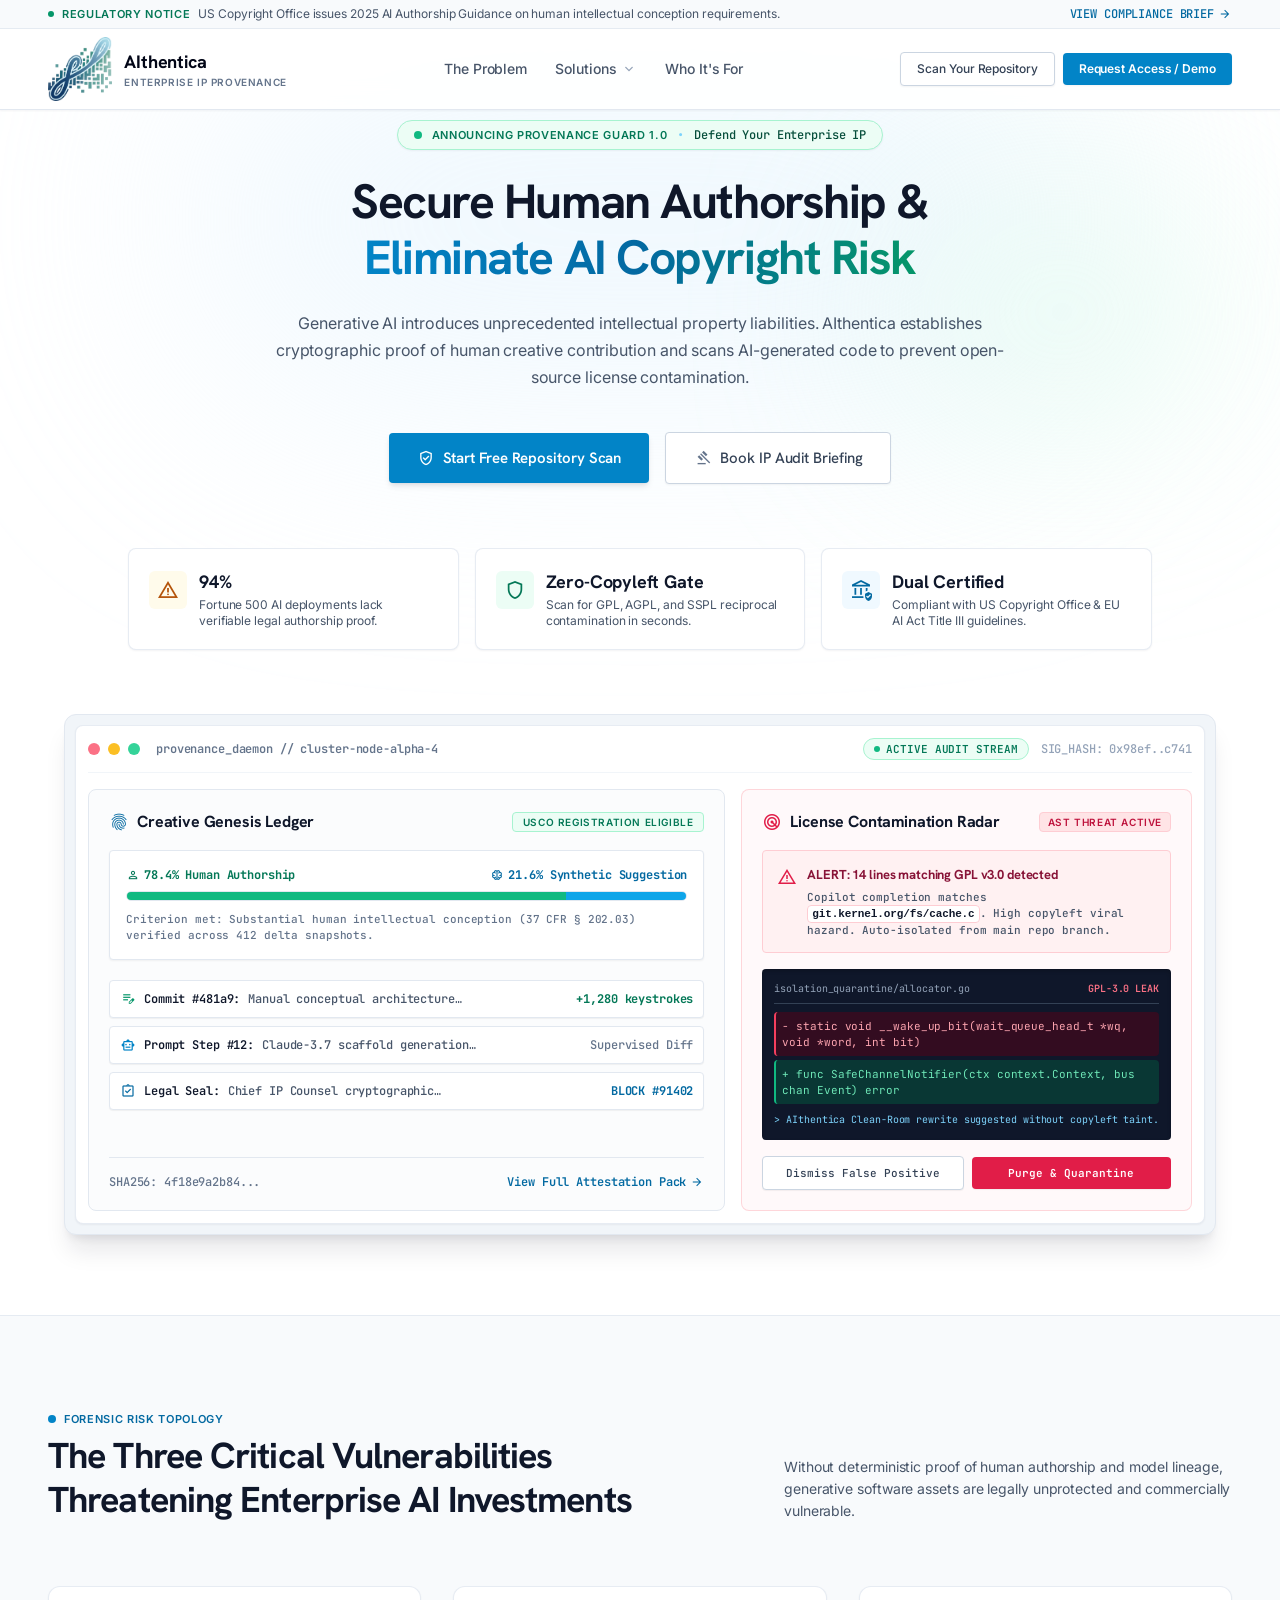
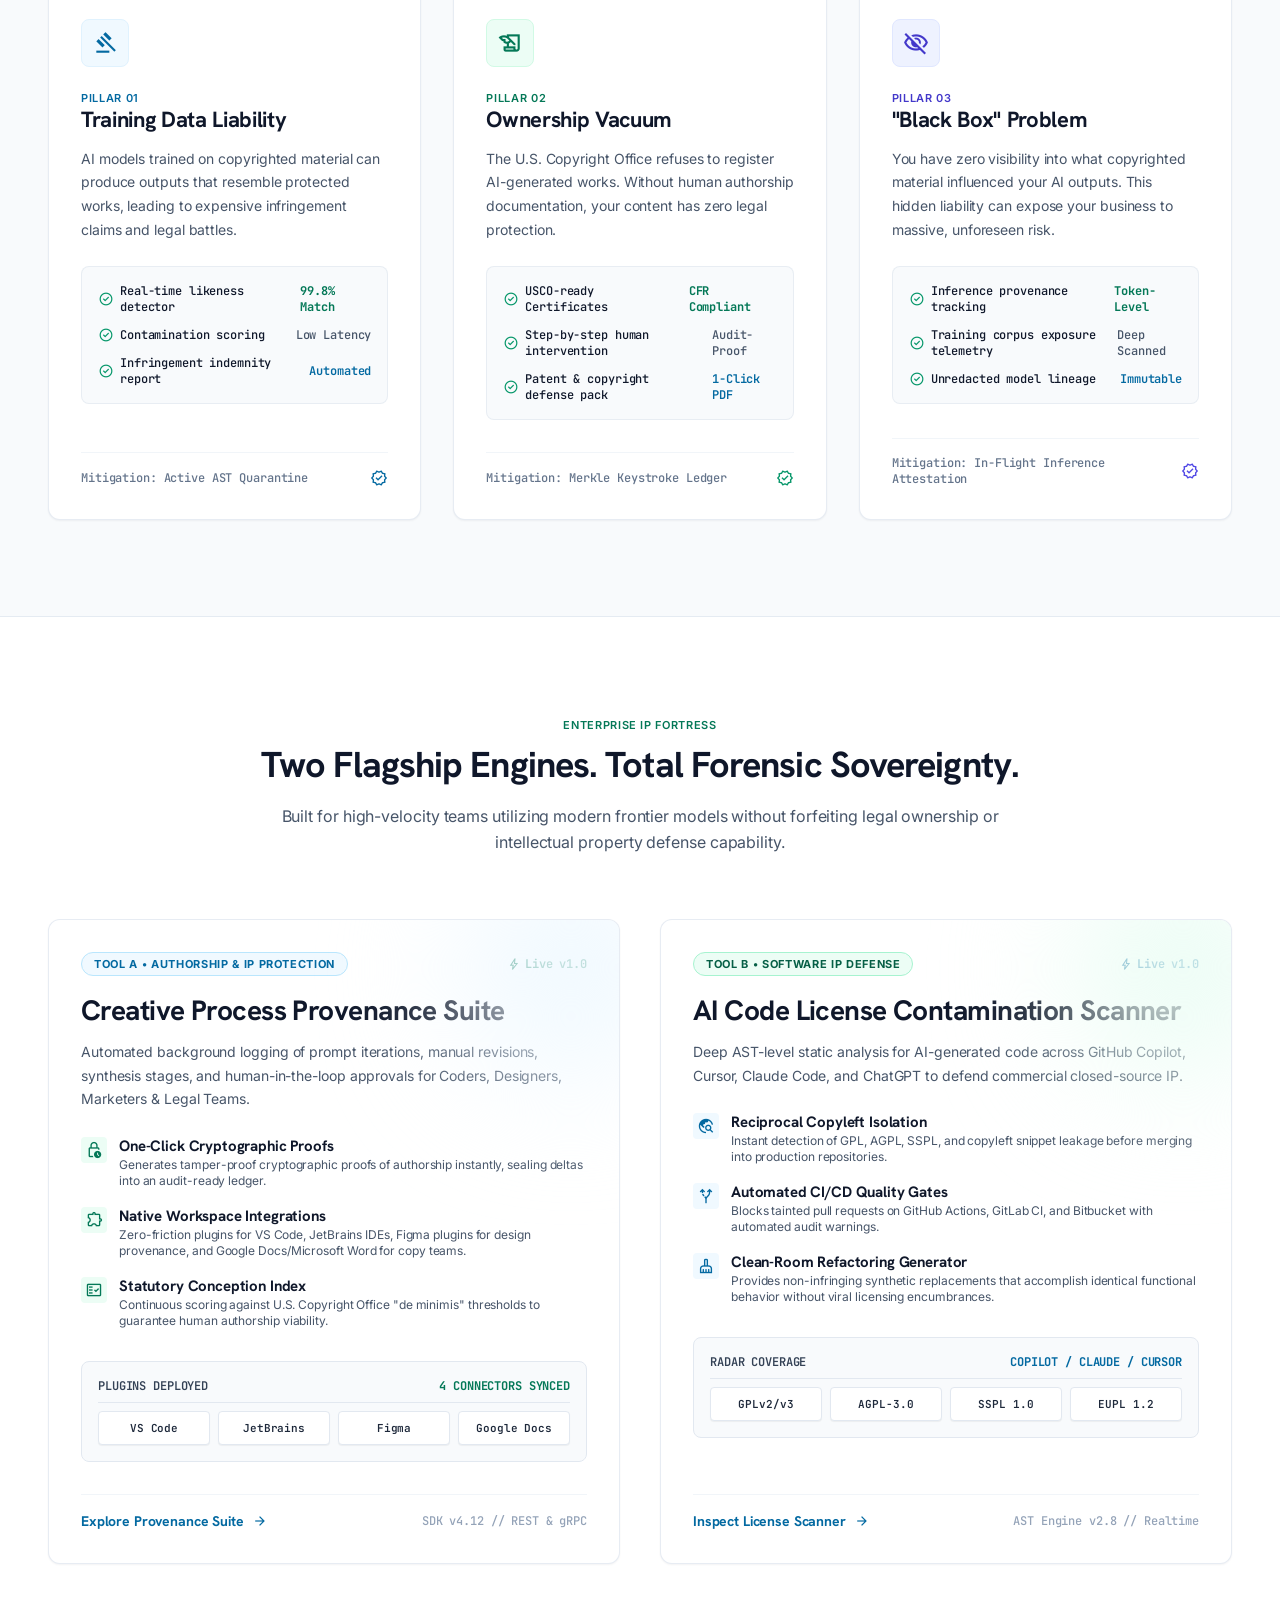
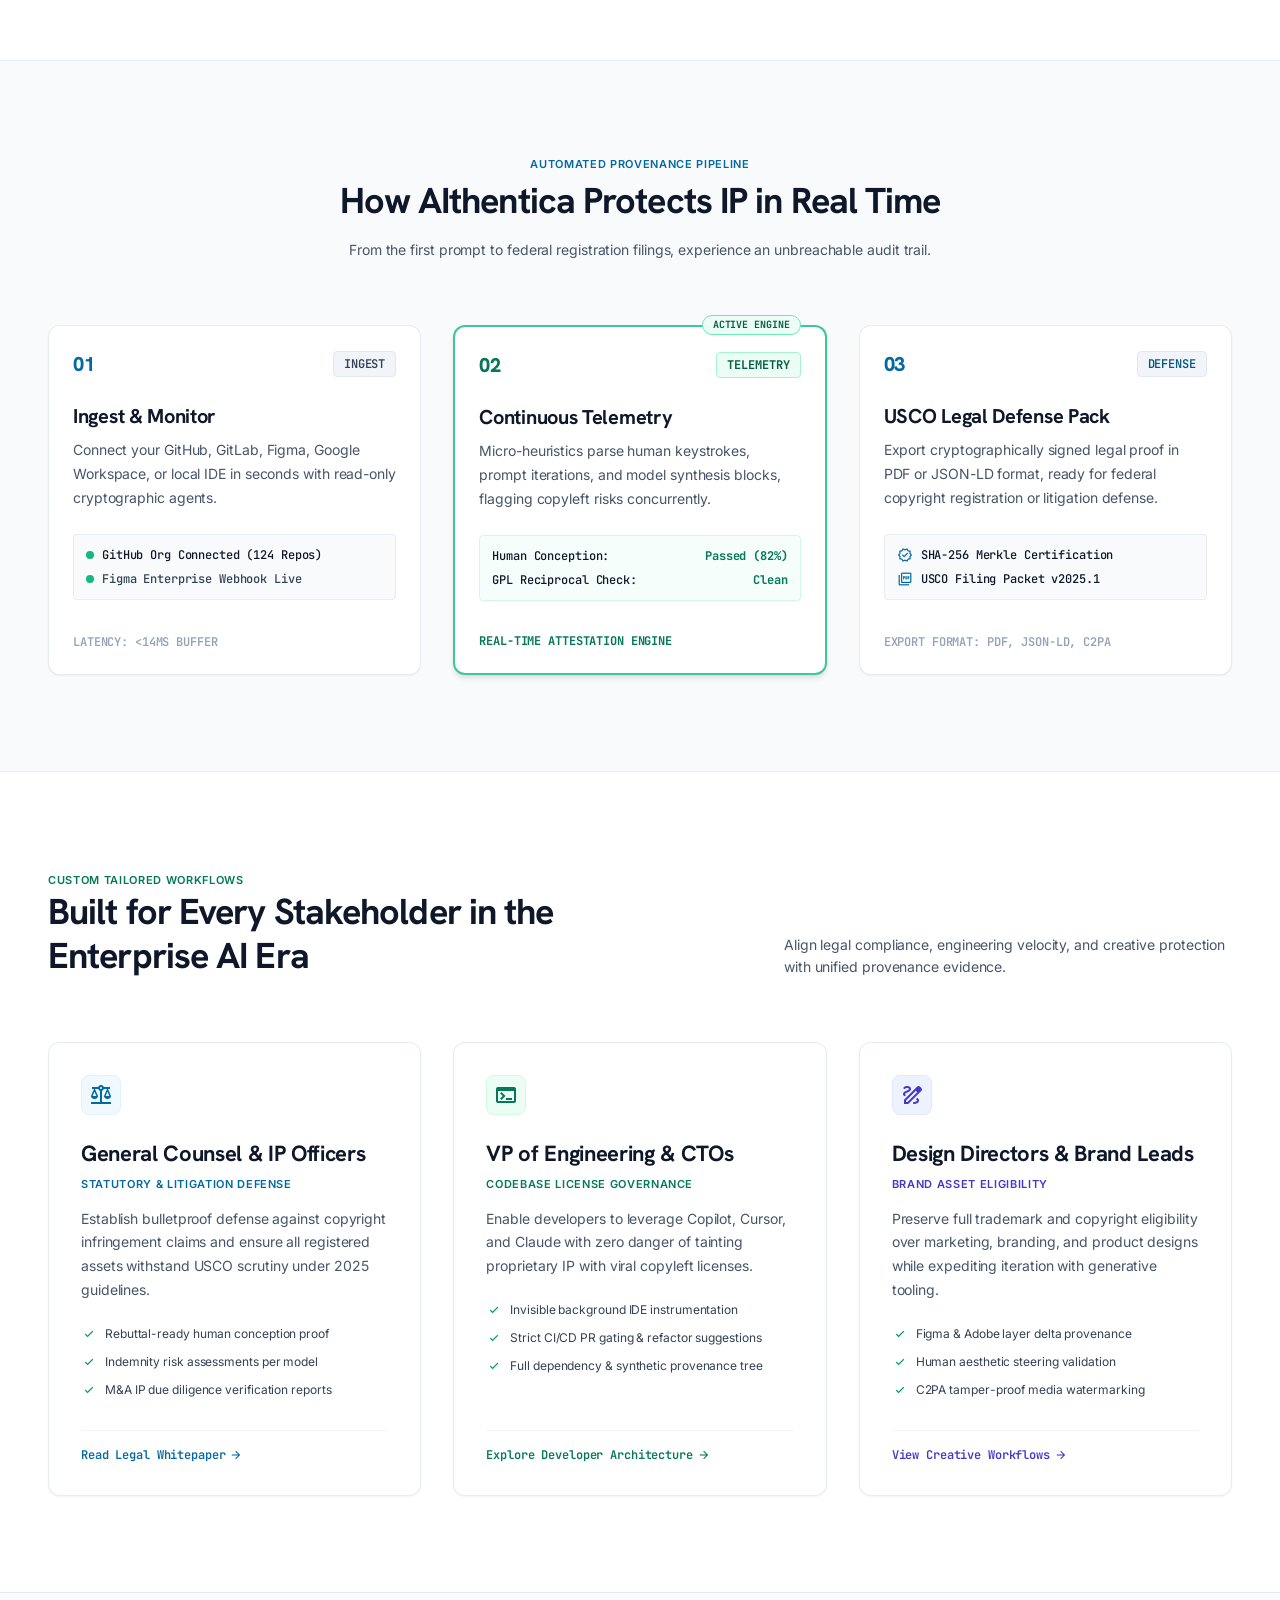
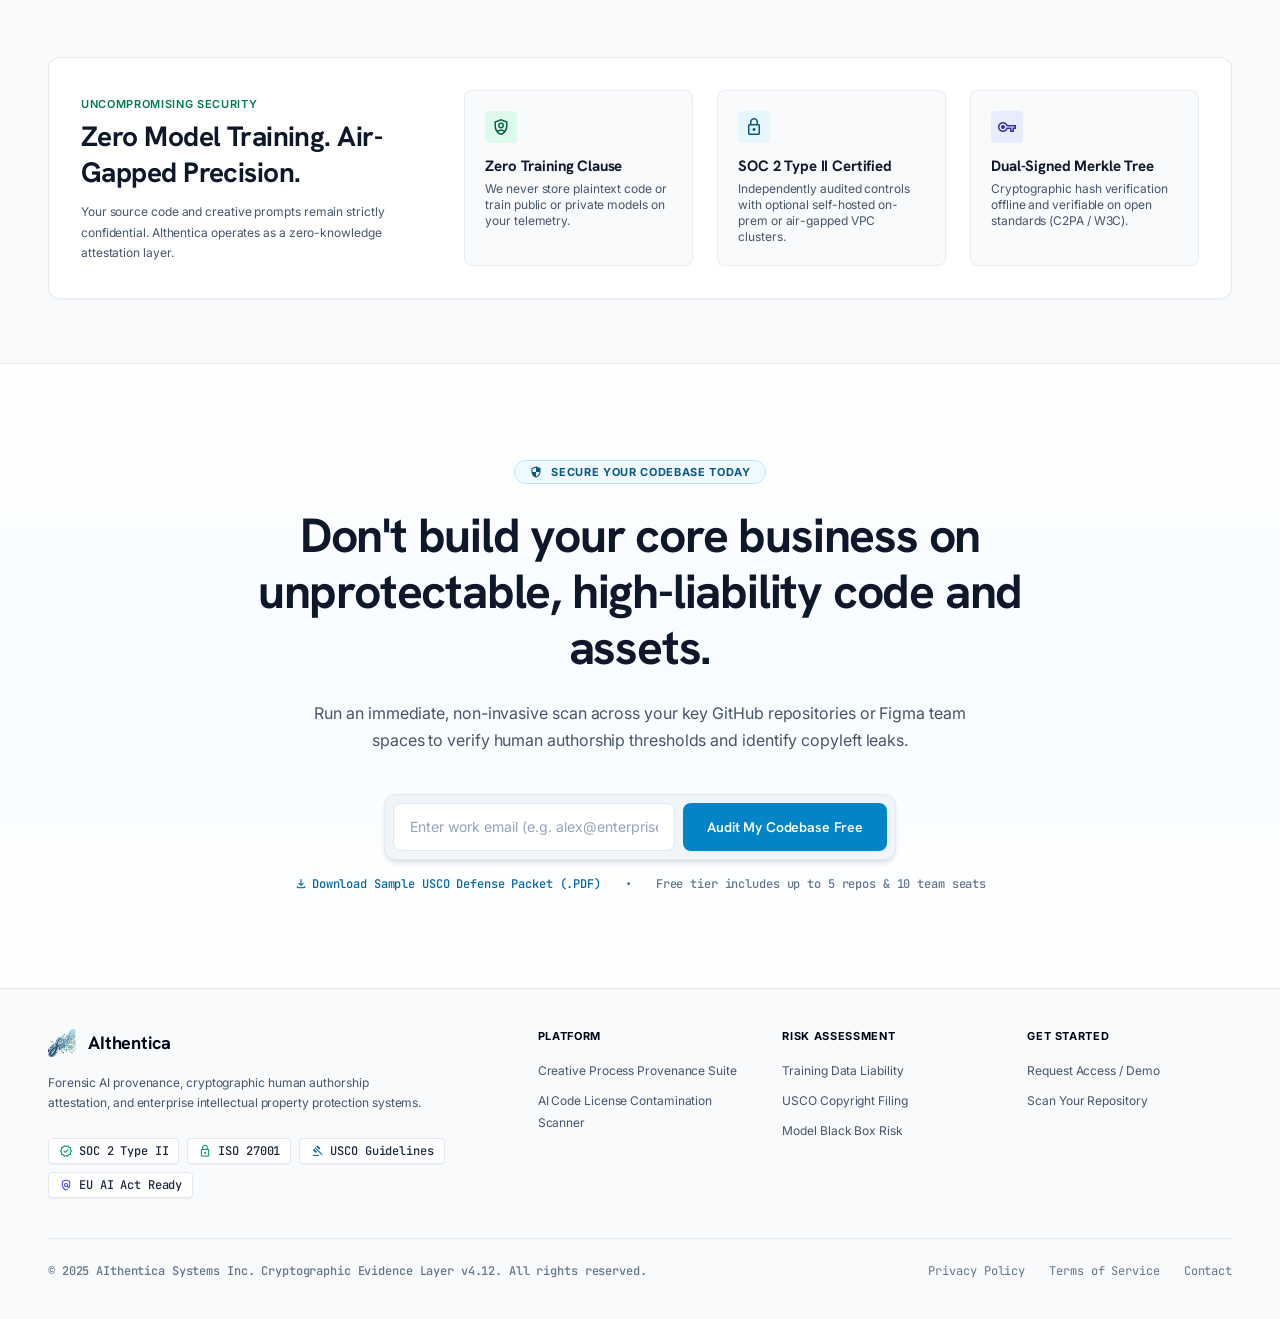
<file: index.html>
<!doctype html>
<html lang="en">
    <head>
        <meta charset="UTF-8" />
        <meta name="viewport" content="width=device-width, initial-scale=1.0" />
        <title>Protect Your AI-Generated Work | AIthentica</title>
        <meta
            name="description"
            content="The first platform that documents your creative process and scans for license contamination, so you own what you create with no IP risks."
        />
        <link rel="preconnect" href="https://fonts.googleapis.com" />
        <link rel="preconnect" href="https://fonts.gstatic.com" crossorigin />
        <link
            href="https://fonts.googleapis.com/css2?family=Hanken+Grotesk:wght@500;600;700&family=Inter:wght@400;500;600;700&family=JetBrains+Mono:wght@400;500;600&family=Space+Grotesk:wght@500;600&display=swap"
            rel="stylesheet"
        />
        <link
            href="https://fonts.googleapis.com/css2?family=Material+Symbols+Outlined:opsz,wght,FILL,GRAD@20..48,100..700,0..1,-50..200&display=swap"
            rel="stylesheet"
        />
        <link rel="apple-touch-icon" sizes="180x180" href="/img/apple-touch-icon.png">
        <link rel="icon" type="image/png" sizes="32x32" href="/img/favicon-32x32.png">
        <link rel="icon" type="image/png" sizes="16x16" href="/img/favicon-16x16.png">
        <link rel="manifest" href="/site.webmanifest">
                <link rel="stylesheet" href="assets/site.css" />
    </head>
    <body>
        <!-- ============ Header ============ -->
        <header class="site-header">
            <div class="notice-bar">
                <div class="notice-inner">
                    <div class="notice-left">
                        <span class="pulse-dot"></span>
                        <span class="t-caps notice-label"
                            >REGULATORY NOTICE</span
                        ><span class="t-body-sm notice-text"
                            >US Copyright Office issues 2025 AI Authorship
                            Guidance on human intellectual conception
                            requirements.</span
                        >
                    </div>
                    <a
                        class="t-mono notice-link"
                        href="https://www.copyright.gov/ai/Copyright-and-Artificial-Intelligence-Part-2-Copyrightability-Report.pdf"
                        target="_blank"
                        rel="noopener"
                    >
                        <span>VIEW COMPLIANCE BRIEF</span
                        ><span class="material-symbols-outlined" style="font-size: 14px"
                            >arrow_forward</span
                        >
                    </a>
                </div>
            </div>
            <div class="nav-row">
                <div class="brand">
                    <img
                        alt="AIthentica Logo"
                        class="brand-logo"
                        src="/img/logo.png"
                    />
                    <div class="brand-col">
                        <span class="brand-name">AIthentica</span>
                        <span class="brand-sub">Enterprise IP Provenance</span>
                    </div>
                </div>
                <nav class="main-nav" aria-label="Primary">
                    <a class="nav-link" href="#problems">The Problem</a>
                    <div class="nav-item">
                        <button class="nav-btn" type="button">
                            <span>Solutions</span>
                            <span class="material-symbols-outlined"
                                >expand_more</span
                            >
                        </button>
                        <div class="dropdown">
                            <a href="#solutions"
                                >Creative Process Provenance Suite</a
                            ><a href="#solutions"
                                >AI Code License Contamination Scanner</a
                            >
                        </div>
                    </div>
                    <a class="nav-link" href="#audience">Who It's For</a>
                </nav>
                <div class="nav-actions">
                    <a class="btn-ghost" href="#subscribe"
                        >Scan Your Repository</a
                    ><a class="btn-primary-nav js-contact-cta" href="#subscribe"
                        >Request Access / Demo</a
                </div>
            </div>
        </header>

        <main>
            <!-- ============ Hero ============ -->
            <section class="hero">
                <div class="hero-glow-1"></div>
                <div class="hero-glow-2"></div>
                <div class="wrap hero-inner">
                    <div class="hero-badge">
                        <span class="dot"></span>
                        <span class="t-caps" style="color: var(--emerald-700)"
                            >Announcing Provenance Guard 1.0</span
                        ><span class="t-mono hero-badge-sep">•</span>
                        <span class="t-mono hero-badge-mono"
                            >Defend Your Enterprise IP</span
                        >
                    </div>
                    <h1 class="t-display">
                        Secure Human Authorship &amp;
                        <br class="br-sm" />
                        <span class="grad"
                            >Eliminate AI Copyright Risk</span
                        >
                    </h1>
                    <p class="t-body-lg hero-sub">
                        Generative AI introduces unprecedented intellectual
                        property liabilities. AIthentica establishes
                        cryptographic proof of human creative contribution and
                        scans AI-generated code to prevent open-source license
                        contamination.
                    </p>
                    <div class="hero-ctas">
                        <a
                            class="btn-hero-primary"
                            href="#subscribe"
                        >
                            <span
                                class="material-symbols-outlined"
                                style="font-size: 18px"
                                >verified_user</span
                            ><span>Start Free Repository Scan</span>
                        </a>
                        <a class="btn-hero-secondary" href="#solutions">
                            <span
                                class="material-symbols-outlined"
                                style="font-size: 18px; color: var(--slate-500)"
                                >gavel</span
                            ><span>Book IP Audit Briefing</span>
                        </a>
                    </div>
                    <div class="hero-stats">
                        <div class="stat-card">
                            <div class="stat-icon stat-icon-amber">
                                <span
                                    class="material-symbols-outlined"
                                    style="font-size: 22px; display: block"
                                    >warning</span
                                >
                            </div>
                            <div>
                                <div class="stat-value">94%</div>
                                <div class="t-body-sm stat-label">
                                    Fortune 500 AI deployments lack verifiable
                                    legal authorship proof.
                                </div>
                            </div>
                        </div>
                        <div class="stat-card">
                            <div class="stat-icon stat-icon-emerald">
                                <span
                                    class="material-symbols-outlined"
                                    style="font-size: 22px; display: block"
                                    >shield</span
                                >
                            </div>
                            <div>
                                <div class="stat-value">Zero-Copyleft Gate</div>
                                <div class="t-body-sm stat-label">
                                    Scan for GPL, AGPL, and SSPL reciprocal
                                    contamination in seconds.
                                </div>
                            </div>
                        </div>
                        <div class="stat-card">
                            <div class="stat-icon stat-icon-sky">
                                <span
                                    class="material-symbols-outlined"
                                    style="font-size: 22px; display: block"
                                    >assured_workload</span
                                >
                            </div>
                            <div>
                                <div class="stat-value">Dual Certified</div>
                                <div class="t-body-sm stat-label">
                                    Compliant with US Copyright Office &amp; EU
                                    AI Act Title III guidelines.
                                </div>
                            </div>
                        </div>
                    </div>
                    <!-- Hero visual: dual preview deck -->
                    <div class="deck-frame">
                        <div class="deck">
                            <div class="deck-header">
                                <div class="traffic-lights">
                                    <span class="tl tl-rose"></span>
                                    <span class="tl tl-amber"></span>
                                    <span class="tl tl-emerald"></span>
                                    <span class="t-mono deck-title"
                                        >provenance_daemon //
                                        cluster-node-alpha-4</span
                                    >
                                </div>
                                <div class="deck-header-right">
                                    <span class="live-chip">
                                        <span class="pulse-dot-sm"></span>
                                        ACTIVE AUDIT STREAM
                                    </span>
                                    <span class="t-mono sig-hash"
                                        >SIG_HASH: 0x98ef..c741</span
                                    >
                                </div>
                            </div>
                            <div class="deck-grid">
                                <!-- Panel 1: Creative Genesis Ledger -->
                                <div class="panel-ledger">
                                    <div>
                                        <div class="panel-head">
                                            <div class="panel-title">
                                                <span
                                                    class="material-symbols-outlined"
                                                    style="font-size: 20px; color: var(--sky-700)"
                                                    >fingerprint</span
                                                ><h3>Creative Genesis Ledger</h3>
                                            </div>
                                            <span class="chip-emerald"
                                                >USCO Registration
                                                Eligible</span
                                            >
                                        </div>
                                        <div class="split-metric">
                                            <div class="t-mono split-labels">
                                                <span class="split-human"
                                                    ><span
                                                        class="material-symbols-outlined"
                                                        style="font-size: 14px"
                                                        >person</span
                                                    >
                                                    78.4% Human Authorship</span
                                                ><span class="split-synthetic"
                                                    ><span
                                                        class="material-symbols-outlined"
                                                        style="font-size: 14px"
                                                        >neurology</span
                                                    >
                                                    21.6% Synthetic
                                                    Suggestion</span
                                                >
                                            </div>
                                            <div class="split-bar">
                                                <div class="seg-human"></div>
                                                <div class="seg-synthetic"></div>
                                            </div>
                                            <p class="t-mono split-note">
                                                Criterion met: Substantial
                                                human intellectual conception
                                                (37 CFR § 202.03) verified
                                                across 412 delta snapshots.
                                            </p>
                                        </div>
                                        <div class="timeline t-mono">
                                            <div class="tl-item">
                                                <div class="tl-item-left">
                                                    <span
                                                        class="material-symbols-outlined"
                                                        style="font-size: 16px; color: var(--emerald-600)"
                                                        >edit_note</span
                                                    ><span
                                                        class="tl-item-title"
                                                        >Commit #481a9:</span
                                                    ><span class="tl-item-desc"
                                                        >Manual conceptual
                                                        architecture refactor</span
                                                    >
                                                </div>
                                                <span
                                                    class="tl-item-right"
                                                    style="color: var(--emerald-700)"
                                                    >+1,280 keystrokes</span
                                                >
                                            </div>
                                            <div class="tl-item">
                                                <div class="tl-item-left">
                                                    <span
                                                        class="material-symbols-outlined"
                                                        style="font-size: 16px; color: var(--sky-600)"
                                                        >smart_toy</span
                                                    ><span class="tl-item-title"
                                                        >Prompt Step #12:</span
                                                    ><span class="tl-item-desc"
                                                        >Claude-3.7 scaffold
                                                        generation discarded
                                                        62%</span
                                                    >
                                                </div>
                                                <span
                                                    class="tl-item-right"
                                                    style="color: var(--slate-500); font-weight: 500"
                                                    >Supervised Diff</span
                                                >
                                            </div>
                                            <div class="tl-item">
                                                <div class="tl-item-left">
                                                    <span
                                                        class="material-symbols-outlined"
                                                        style="font-size: 16px; color: var(--sky-700)"
                                                        >assignment_turned_in</span
                                                    ><span class="tl-item-title"
                                                        >Legal Seal:</span
                                                    ><span class="tl-item-desc"
                                                        >Chief IP Counsel
                                                        cryptographic
                                                        co-attestation</span
                                                    >
                                                </div>
                                                <span
                                                    class="tl-item-right"
                                                    style="color: var(--sky-700)"
                                                    >BLOCK #91402</span
                                                >
                                            </div>
                                        </div>
                                    </div>
                                    <div class="t-mono panel-foot">
                                        <span>SHA256: 4f18e9a2b84...</span>
                                        <a
                                            class="link-inline"
                                            href="#solutions"
                                        >
                                            View Full Attestation Pack
                                            <span
                                                class="material-symbols-outlined"
                                                style="font-size: 14px"
                                                >arrow_forward</span
                                            >
                                        </a>
                                    </div>
                                </div>
                                <!-- Panel 2: License Contamination Radar -->
                                <div class="panel-radar">
                                    <div>
                                        <div class="panel-head">
                                            <div class="panel-title">
                                                <span
                                                    class="material-symbols-outlined"
                                                    style="font-size: 20px; color: var(--rose-600)"
                                                    >radar</span
                                                ><h3>License Contamination Radar</h3>
                                            </div>
                                            <span class="chip-rose"
                                                >AST Threat Active</span
                                            >
                                        </div>
                                        <div class="alert-box">
                                            <div class="alert-inner">
                                                <span
                                                    class="material-symbols-outlined"
                                                    style="font-size: 20px; color: var(--rose-600); flex-shrink: 0; margin-top: 2px"
                                                    >report_problem</span
                                                ><div>
                                                    <div class="alert-title">
                                                        ALERT: 14 lines matching
                                                        GPL v3.0 detected
                                                    </div>
                                                    <p class="t-mono alert-text">
                                                        Copilot completion
                                                        matches
                                                        <code
                                                            >git.kernel.org/fs/cache.c</code
                                                        >.
                                                        High copyleft viral
                                                        hazard. Auto-isolated
                                                        from main repo branch.
                                                    </p>
                                                </div>
                                            </div>
                                        </div>
                                        <div class="code-box">
                                            <div class="code-box-head">
                                                <span
                                                    >isolation_quarantine/allocator.go</span
                                                ><span class="leak"
                                                    >GPL-3.0 LEAK</span
                                                >
                                            </div>
                                            <div class="code-diff-del">
                                                - static void __wake_up_bit(wait_queue_head_t *wq, void *word, int bit)
                                            </div>
                                            <div class="code-diff-add">
                                                + func SafeChannelNotifier(ctx context.Context, bus chan Event) error
                                            </div>
                                            <div class="code-hint">
                                                &gt; AIthentica Clean-Room rewrite suggested without copyleft taint.
                                            </div>
                                        </div>
                                    </div>
                                    <div class="radar-actions">
                                        <button
                                            class="btn-radar-ghost"
                                            type="button"
                                        >
                                            Dismiss False Positive
                                        </button>
                                        <button
                                            class="btn-radar-danger"
                                            type="button"
                                        >
                                            Purge &amp; Quarantine
                                        </button>
                                    </div>
                                </div>
                            </div>
                        </div>
                    </div>
                </div>
            </section>

            <!-- ============ Section 1: The three core IP pillars ============ -->
            <section class="section section-alt" id="problems">
                <div class="wrap">
                    <div class="section-head-row">
                        <div>
                            <div class="t-caps eyebrow">
                                <span class="eyebrow-dot"></span>
                                Forensic Risk Topology
                            </div>
                            <h2 class="t-headline-xl">
                                The Three Critical Vulnerabilities Threatening
                                Enterprise AI Investments
                            </h2>
                        </div>
                        <p class="t-body-md section-lede-side">
                            Without deterministic proof of human authorship and
                            model lineage, generative software assets are
                            legally unprotected and commercially vulnerable.
                        </p>
                    </div>
                    <div class="pillars-grid">
                        <!-- Pillar 1 -->
                        <div class="pillar-card">
                            <div>
                                <div class="pillar-icon pillar-icon-sky">
                                    <span
                                        class="material-symbols-outlined"
                                        style="font-size: 26px"
                                        >gavel</span
                                    >
                                </div>
                                <div class="t-caps pillar-tag-sky">Pillar 01</div>
                                <h3>Training Data Liability</h3>
                                <p class="t-body-md">
                                    AI models trained on copyrighted material
                                    can produce outputs that resemble protected
                                    works, leading to expensive infringement
                                    claims and legal battles.
                                </p>
                                <div class="spec-list t-mono">
                                    <div class="spec-row">
                                        <span class="spec-row-left"
                                            ><span
                                                class="material-symbols-outlined"
                                                style="font-size: 16px; color: var(--emerald-600)"
                                                >check_circle</span
                                            >
                                            Real-time likeness detector</span
                                        ><span class="spec-val-emerald"
                                            >99.8% Match</span
                                        >
                                    </div>
                                    <div class="spec-row">
                                        <span class="spec-row-left"
                                            ><span
                                                class="material-symbols-outlined"
                                                style="font-size: 16px; color: var(--emerald-600)"
                                                >check_circle</span
                                            >
                                            Contamination scoring</span
                                        ><span class="spec-val-muted"
                                            >Low Latency</span
                                        >
                                    </div>
                                    <div class="spec-row">
                                        <span class="spec-row-left"
                                            ><span
                                                class="material-symbols-outlined"
                                                style="font-size: 16px; color: var(--emerald-600)"
                                                >check_circle</span
                                            >
                                            Infringement indemnity report</span
                                        ><span class="spec-val-sky"
                                            >Automated</span
                                        >
                                    </div>
                                </div>
                            </div>
                            <div class="card-foot">
                                <span class="t-mono card-foot-note"
                                    >Mitigation: Active AST Quarantine</span
                                ><span
                                    class="material-symbols-outlined"
                                    style="font-size: 18px; color: var(--sky-700)"
                                    >verified</span
                                >
                            </div>
                        </div>
                        <!-- Pillar 2 -->
                        <div class="pillar-card">
                            <div>
                                <div class="pillar-icon pillar-icon-emerald">
                                    <span
                                        class="material-symbols-outlined"
                                        style="font-size: 26px"
                                        >history_edu</span
                                    >
                                </div>
                                <div class="t-caps pillar-tag-emerald">
                                    Pillar 02
                                </div>
                                <h3>Ownership Vacuum</h3>
                                <p class="t-body-md">
                                    The U.S. Copyright Office refuses to
                                    register AI-generated works. Without human
                                    authorship documentation, your content has
                                    zero legal protection.
                                </p>
                                <div class="spec-list t-mono">
                                    <div class="spec-row">
                                        <span class="spec-row-left"
                                            ><span
                                                class="material-symbols-outlined"
                                                style="font-size: 16px; color: var(--emerald-600)"
                                                >check_circle</span
                                            >
                                            USCO-ready Certificates</span
                                        ><span class="spec-val-emerald"
                                            >CFR Compliant</span
                                        >
                                    </div>
                                    <div class="spec-row">
                                        <span class="spec-row-left"
                                            ><span
                                                class="material-symbols-outlined"
                                                style="font-size: 16px; color: var(--emerald-600)"
                                                >check_circle</span
                                            >
                                            Step-by-step human intervention</span
                                        ><span class="spec-val-muted"
                                            >Audit-Proof</span
                                        >
                                    </div>
                                    <div class="spec-row">
                                        <span class="spec-row-left"
                                            ><span
                                                class="material-symbols-outlined"
                                                style="font-size: 16px; color: var(--emerald-600)"
                                                >check_circle</span
                                            >
                                            Patent &amp; copyright defense
                                            pack</span
                                        ><span class="spec-val-sky"
                                            >1-Click PDF</span
                                        >
                                    </div>
                                </div>
                            </div>
                            <div class="card-foot">
                                <span class="t-mono card-foot-note"
                                    >Mitigation: Merkle Keystroke Ledger</span
                                ><span
                                    class="material-symbols-outlined"
                                    style="font-size: 18px; color: var(--emerald-600)"
                                    >verified</span
                                >
                            </div>
                        </div>
                        <!-- Pillar 3 -->
                        <div class="pillar-card">
                            <div>
                                <div class="pillar-icon pillar-icon-indigo">
                                    <span
                                        class="material-symbols-outlined"
                                        style="font-size: 26px"
                                        >visibility_off</span
                                    >
                                </div>
                                <div class="t-caps pillar-tag-indigo">
                                    Pillar 03
                                </div>
                                <h3>"Black Box" Problem</h3>
                                <p class="t-body-md">
                                    You have zero visibility into what
                                    copyrighted material influenced your AI
                                    outputs. This hidden liability can expose
                                    your business to massive, unforeseen risk.
                                </p>
                                <div class="spec-list t-mono">
                                    <div class="spec-row">
                                        <span class="spec-row-left"
                                            ><span
                                                class="material-symbols-outlined"
                                                style="font-size: 16px; color: var(--emerald-600)"
                                                >check_circle</span
                                            >
                                            Inference provenance tracking</span
                                        ><span class="spec-val-emerald"
                                            >Token-Level</span
                                        >
                                    </div>
                                    <div class="spec-row">
                                        <span class="spec-row-left"
                                            ><span
                                                class="material-symbols-outlined"
                                                style="font-size: 16px; color: var(--emerald-600)"
                                                >check_circle</span
                                            >
                                            Training corpus exposure
                                            telemetry</span
                                        ><span class="spec-val-muted"
                                            >Deep Scanned</span
                                        >
                                    </div>
                                    <div class="spec-row">
                                        <span class="spec-row-left"
                                            ><span
                                                class="material-symbols-outlined"
                                                style="font-size: 16px; color: var(--emerald-600)"
                                                >check_circle</span
                                            >
                                            Unredacted model lineage</span
                                        ><span class="spec-val-sky"
                                            >Immutable</span
                                        >
                                    </div>
                                </div>
                            </div>
                            <div class="card-foot">
                                <span class="t-mono card-foot-note"
                                    >Mitigation: In-Flight Inference
                                    Attestation</span
                                ><span
                                    class="material-symbols-outlined"
                                    style="font-size: 18px; color: var(--indigo-600)"
                                    >verified</span
                                >
                            </div>
                        </div>
                    </div>
                </div>
            </section>

            <!-- ============ Section 2: Initial launch software suite ============ -->
            <section class="section" id="solutions">
                <div class="wrap">
                    <div class="section-head-center">
                        <span class="t-caps eyebrow-emerald"
                            >Enterprise IP Fortress</span
                        >
                        <h2 class="t-headline-xl">
                            Two Flagship Engines. Total Forensic Sovereignty.
                        </h2>
                        <p class="t-body-lg">
                            Built for high-velocity teams utilizing modern
                            frontier models without forfeiting legal ownership
                            or intellectual property defense capability.
                        </p>
                    </div>
                    <div class="tools-grid">
                        <!-- Tool A -->
                        <div class="tool-card">
                            <div class="tool-glow-sky"></div>
                            <div>
                                <div class="tool-head">
                                    <span class="tool-chip-sky"
                                        >Tool A • Authorship &amp; IP
                                        Protection</span
                                    ><span class="t-mono tool-live-emerald"
                                        ><span
                                            class="material-symbols-outlined"
                                            style="font-size: 14px"
                                            >bolt</span
                                        >
                                        Live v1.0</span
                                    >
                                </div>
                                <h3>Creative Process Provenance Suite</h3>
                                <p class="t-body-md">
                                    Automated background logging of prompt
                                    iterations, manual revisions, synthesis
                                    stages, and human-in-the-loop approvals for
                                    Coders, Designers, Marketers &amp; Legal
                                    Teams.
                                </p>
                                <div class="feature-list">
                                    <div class="feature-item">
                                        <div
                                            class="feature-icon feature-icon-emerald"
                                        >
                                            <span
                                                class="material-symbols-outlined"
                                                style="font-size: 18px; display: block"
                                                >lock_clock</span
                                            >
                                        </div>
                                        <div>
                                            <h4>One-Click Cryptographic Proofs</h4>
                                            <p class="t-body-sm">
                                                Generates tamper-proof
                                                cryptographic proofs of
                                                authorship instantly, sealing
                                                deltas into an audit-ready
                                                ledger.
                                            </p>
                                        </div>
                                    </div>
                                    <div class="feature-item">
                                        <div
                                            class="feature-icon feature-icon-emerald"
                                        >
                                            <span
                                                class="material-symbols-outlined"
                                                style="font-size: 18px; display: block"
                                                >extension</span
                                            >
                                        </div>
                                        <div>
                                            <h4>Native Workspace Integrations</h4>
                                            <p class="t-body-sm">
                                                Zero-friction plugins for VS
                                                Code, JetBrains IDEs, Figma
                                                plugins for design provenance,
                                                and Google Docs/Microsoft Word
                                                for copy teams.
                                            </p>
                                        </div>
                                    </div>
                                    <div class="feature-item">
                                        <div
                                            class="feature-icon feature-icon-emerald"
                                        >
                                            <span
                                                class="material-symbols-outlined"
                                                style="font-size: 18px; display: block"
                                                >fact_check</span
                                            >
                                        </div>
                                        <div>
                                            <h4>Statutory Conception Index</h4>
                                            <p class="t-body-sm">
                                                Continuous scoring against U.S.
                                                Copyright Office "de minimis"
                                                thresholds to guarantee human
                                                authorship viability.
                                            </p>
                                        </div>
                                    </div>
                                </div>
                                <div class="context-box t-mono">
                                    <div class="context-head">
                                        <span class="left"
                                            >PLUGINS DEPLOYED</span
                                        ><span class="right-emerald"
                                            >4 CONNECTORS SYNCED</span
                                        >
                                    </div>
                                    <div class="context-grid">
                                        <div class="context-cell">VS Code</div>
                                        <div class="context-cell">JetBrains</div>
                                        <div class="context-cell">Figma</div>
                                        <div class="context-cell">
                                            Google Docs
                                        </div>
                                    </div>
                                </div>
                            </div>
                            <div class="tool-foot">
                                <a class="link-arrow" href="/provenance-suite">
                                    <span>Explore Provenance Suite</span>
                                    <span
                                        class="material-symbols-outlined"
                                        style="font-size: 16px"
                                        >arrow_forward</span
                                    >
                                </a>
                                <span class="t-mono tool-foot-meta"
                                    >SDK v4.12 // REST &amp; gRPC</span
                                >
                            </div>
                        </div>
                        <!-- Tool B -->
                        <div class="tool-card">
                            <div class="tool-glow-emerald"></div>
                            <div>
                                <div class="tool-head">
                                    <span class="tool-chip-emerald"
                                        >Tool B • Software IP Defense</span
                                    ><span class="t-mono tool-live-sky"
                                        ><span
                                            class="material-symbols-outlined"
                                            style="font-size: 14px"
                                            >bolt</span
                                        >
                                        Live v1.0</span
                                    >
                                </div>
                                <h3>AI Code License Contamination Scanner</h3>
                                <p class="t-body-md">
                                    Deep AST-level static analysis for
                                    AI-generated code across GitHub Copilot,
                                    Cursor, Claude Code, and ChatGPT to defend
                                    commercial closed-source IP.
                                </p>
                                <div class="feature-list">
                                    <div class="feature-item">
                                        <div
                                            class="feature-icon feature-icon-sky"
                                        >
                                            <span
                                                class="material-symbols-outlined"
                                                style="font-size: 18px; display: block"
                                                >travel_explore</span
                                            >
                                        </div>
                                        <div>
                                            <h4
                                                >Reciprocal Copyleft Isolation</h4
                                            >
                                            <p class="t-body-sm">
                                                Instant detection of GPL, AGPL,
                                                SSPL, and copyleft snippet
                                                leakage before merging into
                                                production repositories.
                                            </p>
                                        </div>
                                    </div>
                                    <div class="feature-item">
                                        <div
                                            class="feature-icon feature-icon-sky"
                                        >
                                            <span
                                                class="material-symbols-outlined"
                                                style="font-size: 18px; display: block"
                                                >alt_route</span
                                            >
                                        </div>
                                        <div>
                                            <h4>Automated CI/CD Quality Gates</h4>
                                            <p class="t-body-sm">
                                                Blocks tainted pull requests on
                                                GitHub Actions, GitLab CI, and
                                                Bitbucket with automated audit
                                                warnings.
                                            </p>
                                        </div>
                                    </div>
                                    <div class="feature-item">
                                        <div
                                            class="feature-icon feature-icon-sky"
                                        >
                                            <span
                                                class="material-symbols-outlined"
                                                style="font-size: 18px; display: block"
                                                >cleaning_services</span
                                            >
                                        </div>
                                        <div>
                                            <h4>Clean-Room Refactoring Generator</h4>
                                            <p class="t-body-sm">
                                                Provides non-infringing
                                                synthetic replacements that
                                                accomplish identical functional
                                                behavior without viral licensing
                                                encumbrances.
                                            </p>
                                        </div>
                                    </div>
                                </div>
                                <div class="context-box t-mono">
                                    <div class="context-head">
                                        <span class="left"
                                            >RADAR COVERAGE</span
                                        ><span class="right-sky"
                                            >COPILOT / CLAUDE / CURSOR</span
                                        >
                                    </div>
                                    <div class="context-grid">
                                        <div class="context-cell">GPLv2/v3</div>
                                        <div class="context-cell">AGPL-3.0</div>
                                        <div class="context-cell">SSPL 1.0</div>
                                        <div class="context-cell">EUPL 1.2</div>
                                    </div>
                                </div>
                            </div>
                            <div class="tool-foot">
                                <a class="link-arrow" href="/license-scanner">
                                    <span>Inspect License Scanner</span>
                                    <span
                                        class="material-symbols-outlined"
                                        style="font-size: 16px"
                                        >arrow_forward</span
                                    >
                                </a>
                                <span class="t-mono tool-foot-meta"
                                    >AST Engine v2.8 // Realtime</span
                                >
                            </div>
                        </div>
                    </div>
                </div>
            </section>

            <!-- ============ Section 3: Live workflow ============ -->
            <section class="section section-alt">
                <div class="wrap">
                    <div class="section-head-center">
                        <span class="t-caps eyebrow"
                            >Automated Provenance Pipeline</span
                        >
                        <h2 class="t-headline-xl">
                            How AIthentica Protects IP in Real Time
                        </h2>
                        <p class="t-body-md">
                            From the first prompt to federal registration
                            filings, experience an unbreachable audit trail.
                        </p>
                    </div>
                    <div class="steps-grid">
                        <!-- Step 1 -->
                        <div class="step-card">
                            <div>
                                <div class="step-head">
                                    <span class="step-num-sky">01</span>
                                    <span class="step-chip">INGEST</span>
                                </div>
                                <h3>Ingest &amp; Monitor</h3>
                                <p class="t-body-md">
                                    Connect your GitHub, GitLab, Figma, Google
                                    Workspace, or local IDE in seconds with
                                    read-only cryptographic agents.
                                </p>
                                <div class="step-well t-mono">
                                    <div class="well-row">
                                        <span class="well-dot"></span>
                                        <span
                                            >GitHub Org Connected (124 Repos)</span
                                        >
                                    </div>
                                    <div class="well-row-muted">
                                        <span class="well-dot"></span>
                                        <span
                                            >Figma Enterprise Webhook Live</span
                                        >
                                    </div>
                                </div>
                            </div>
                            <div class="t-mono step-foot-muted">
                                LATENCY: &lt;14MS BUFFER
                            </div>
                        </div>
                        <!-- Step 2 -->
                        <div class="step-card step-card-active">
                            <span class="step-badge-active"
                                >Active Engine</span
                            >
                            <div>
                                <div class="step-head">
                                    <span class="step-num-emerald">02</span>
                                    <span class="step-chip step-chip-emerald"
                                        >TELEMETRY</span
                                    >
                                </div>
                                <h3>Continuous Telemetry</h3>
                                <p class="t-body-md">
                                    Micro-heuristics parse human keystrokes,
                                    prompt iterations, and model synthesis
                                    blocks, flagging copyleft risks
                                    concurrently.
                                </p>
                                <div class="step-well step-well-emerald t-mono">
                                    <div class="well-row-between">
                                        <span class="left"
                                            >Human Conception:</span
                                        ><span class="well-val-emerald"
                                            >Passed (82%)</span
                                        >
                                    </div>
                                    <div class="well-row-between">
                                        <span class="left"
                                            >GPL Reciprocal Check:</span
                                        ><span class="well-val-emerald"
                                            >Clean</span
                                        >
                                    </div>
                                </div>
                            </div>
                            <div class="t-mono step-foot-emerald">
                                REAL-TIME ATTESTATION ENGINE
                            </div>
                        </div>
                        <!-- Step 3 -->
                        <div class="step-card">
                            <div>
                                <div class="step-head">
                                    <span class="step-num-sky">03</span>
                                    <span class="step-chip" style="color: var(--sky-800)"
                                        >DEFENSE</span
                                    >
                                </div>
                                <h3>USCO Legal Defense Pack</h3>
                                <p class="t-body-md">
                                    Export cryptographically signed legal proof
                                    in PDF or JSON-LD format, ready for federal
                                    copyright registration or litigation
                                    defense.
                                </p>
                                <div class="step-well t-mono">
                                    <div class="well-row">
                                        <span
                                            class="material-symbols-outlined"
                                            style="font-size: 16px; color: var(--sky-700)"
                                            >verified</span
                                        ><span>SHA-256 Merkle Certification</span>
                                    </div>
                                    <div class="well-row">
                                        <span
                                            class="material-symbols-outlined"
                                            style="font-size: 16px; color: var(--sky-700)"
                                            >picture_as_pdf</span
                                        ><span>USCO Filing Packet v2025.1</span>
                                    </div>
                                </div>
                            </div>
                            <div class="t-mono step-foot-muted">
                                EXPORT FORMAT: PDF, JSON-LD, C2PA
                            </div>
                        </div>
                    </div>
                </div>
            </section>

            <!-- ============ Section 4: Role-based value proposition ============ -->
            <section class="section" id="audience">
                <div class="wrap">
                    <div class="section-head-row">
                        <div>
                            <span class="t-caps eyebrow-emerald"
                                >Custom Tailored Workflows</span
                            >
                            <h2 class="t-headline-xl" style="max-width: 36rem">
                                Built for Every Stakeholder in the Enterprise AI
                                Era
                            </h2>
                        </div>
                        <p class="t-body-md section-lede-side">
                            Align legal compliance, engineering velocity, and
                            creative protection with unified provenance
                            evidence.
                        </p>
                    </div>
                    <div class="roles-grid">
                        <!-- Card 1: Legal -->
                        <div class="role-card">
                            <div>
                                <div class="role-icon role-icon-sky">
                                    <span
                                        class="material-symbols-outlined"
                                        style="font-size: 24px"
                                        >balance</span
                                    >
                                </div>
                                <h3>General Counsel &amp; IP Officers</h3>
                                <div class="t-caps role-tag-sky">
                                    Statutory &amp; Litigation Defense
                                </div>
                                <p class="t-body-md">
                                    Establish bulletproof defense against
                                    copyright infringement claims and ensure all
                                    registered assets withstand USCO scrutiny
                                    under 2025 guidelines.
                                </p>
                                <ul class="check-list t-body-sm">
                                    <li>
                                        <span
                                            class="material-symbols-outlined"
                                            style="font-size: 16px; color: var(--emerald-600)"
                                            >check</span
                                        >
                                        Rebuttal-ready human conception proof
                                    </li>
                                    <li>
                                        <span
                                            class="material-symbols-outlined"
                                            style="font-size: 16px; color: var(--emerald-600)"
                                            >check</span
                                        >
                                        Indemnity risk assessments per model
                                    </li>
                                    <li>
                                        <span
                                            class="material-symbols-outlined"
                                            style="font-size: 16px; color: var(--emerald-600)"
                                            >check</span
                                        >
                                        M&amp;A IP due diligence verification
                                        reports
                                    </li>
                                </ul>
                            </div>
                            <div class="role-foot">
                                <a class="t-mono link-mono-sky" href="/whitepaper">
                                    <span>Read Legal Whitepaper</span>
                                    <span
                                        class="material-symbols-outlined"
                                        style="font-size: 14px"
                                        >arrow_forward</span
                                    >
                                </a>
                            </div>
                        </div>
                        <!-- Card 2: CTO -->
                        <div class="role-card">
                            <div>
                                <div class="role-icon role-icon-emerald">
                                    <span
                                        class="material-symbols-outlined"
                                        style="font-size: 24px"
                                        >terminal</span
                                    >
                                </div>
                                <h3>VP of Engineering &amp; CTOs</h3>
                                <div class="t-caps role-tag-emerald">
                                    Codebase License Governance
                                </div>
                                <p class="t-body-md">
                                    Enable developers to leverage Copilot,
                                    Cursor, and Claude with zero danger of
                                    tainting proprietary IP with viral copyleft
                                    licenses.
                                </p>
                                <ul class="check-list t-body-sm">
                                    <li>
                                        <span
                                            class="material-symbols-outlined"
                                            style="font-size: 16px; color: var(--emerald-600)"
                                            >check</span
                                        >
                                        Invisible background IDE instrumentation
                                    </li>
                                    <li>
                                        <span
                                            class="material-symbols-outlined"
                                            style="font-size: 16px; color: var(--emerald-600)"
                                            >check</span
                                        >
                                        Strict CI/CD PR gating &amp; refactor
                                        suggestions
                                    </li>
                                    <li>
                                        <span
                                            class="material-symbols-outlined"
                                            style="font-size: 16px; color: var(--emerald-600)"
                                            >check</span
                                        >
                                        Full dependency &amp; synthetic
                                        provenance tree
                                    </li>
                                </ul>
                            </div>
                            <div class="role-foot">
                                <a
                                    class="t-mono link-mono-emerald"
                                    href="/developer-architecture"
                                >
                                    <span>Explore Developer Architecture</span>
                                    <span
                                        class="material-symbols-outlined"
                                        style="font-size: 14px"
                                        >arrow_forward</span
                                    >
                                </a>
                            </div>
                        </div>
                        <!-- Card 3: Creative -->
                        <div class="role-card">
                            <div>
                                <div class="role-icon role-icon-indigo">
                                    <span
                                        class="material-symbols-outlined"
                                        style="font-size: 24px"
                                        >draw</span
                                    >
                                </div>
                                <h3>Design Directors &amp; Brand Leads</h3>
                                <div class="t-caps role-tag-indigo">
                                    Brand Asset Eligibility
                                </div>
                                <p class="t-body-md">
                                    Preserve full trademark and copyright
                                    eligibility over marketing, branding, and
                                    product designs while expediting iteration
                                    with generative tooling.
                                </p>
                                <ul class="check-list t-body-sm">
                                    <li>
                                        <span
                                            class="material-symbols-outlined"
                                            style="font-size: 16px; color: var(--emerald-600)"
                                            >check</span
                                        >
                                        Figma &amp; Adobe layer delta provenance
                                    </li>
                                    <li>
                                        <span
                                            class="material-symbols-outlined"
                                            style="font-size: 16px; color: var(--emerald-600)"
                                            >check</span
                                        >
                                        Human aesthetic steering validation
                                    </li>
                                    <li>
                                        <span
                                            class="material-symbols-outlined"
                                            style="font-size: 16px; color: var(--emerald-600)"
                                            >check</span
                                        >
                                        C2PA tamper-proof media watermarking
                                    </li>
                                </ul>
                            </div>
                            <div class="role-foot">
                                <a
                                    class="t-mono link-mono-indigo"
                                    href="/creative-workflows"
                                >
                                    <span>View Creative Workflows</span>
                                    <span
                                        class="material-symbols-outlined"
                                        style="font-size: 14px"
                                        >arrow_forward</span
                                    >
                                </a>
                            </div>
                        </div>
                    </div>
                </div>
            </section>

            <!-- ============ Section 5: Enterprise assurance banner ============ -->
            <section class="assurance">
                <div class="wrap">
                    <div class="assurance-card">
                        <div class="assurance-grid">
                            <div class="assurance-copy">
                                <span class="t-caps eyebrow-emerald"
                                    >Uncompromising Security</span
                                >
                                <h3>
                                    Zero Model Training. Air-Gapped Precision.
                                </h3>
                                <p class="t-body-sm">
                                    Your source code and creative prompts remain
                                    strictly confidential. AIthentica operates
                                    as a zero-knowledge attestation layer.
                                </p>
                            </div>
                            <div class="assurance-items">
                                <div class="assurance-item">
                                    <div
                                        class="assurance-item-icon assurance-item-icon-emerald"
                                    >
                                        <span
                                            class="material-symbols-outlined"
                                            style="font-size: 20px"
                                            >shield_person</span
                                        >
                                    </div>
                                    <h4>Zero Training Clause</h4>
                                    <p class="t-body-sm">
                                        We never store plaintext code or train
                                        public or private models on your
                                        telemetry.
                                    </p>
                                </div>
                                <div class="assurance-item">
                                    <div
                                        class="assurance-item-icon assurance-item-icon-sky"
                                    >
                                        <span
                                            class="material-symbols-outlined"
                                            style="font-size: 20px"
                                            >lock</span
                                        >
                                    </div>
                                    <h4>SOC 2 Type II Certified</h4>
                                    <p class="t-body-sm">
                                        Independently audited controls with
                                        optional self-hosted on-prem or
                                        air-gapped VPC clusters.
                                    </p>
                                </div>
                                <div class="assurance-item">
                                    <div
                                        class="assurance-item-icon assurance-item-icon-indigo"
                                    >
                                        <span
                                            class="material-symbols-outlined"
                                            style="font-size: 20px"
                                            >vpn_key</span
                                        >
                                    </div>
                                    <h4>Dual-Signed Merkle Tree</h4>
                                    <p class="t-body-sm">
                                        Cryptographic hash verification offline
                                        and verifiable on open standards (C2PA /
                                        W3C).
                                    </p>
                                </div>
                            </div>
                        </div>
                    </div>
                </div>
            </section>

            <!-- ============ Section 6: Final CTA ============ -->
            <section class="final-cta" id="subscribe">
                <div class="final-cta-inner">
                    <div class="t-caps cta-chip">
                        <span
                            class="material-symbols-outlined"
                            style="font-size: 14px"
                            >security</span
                        >
                        Secure Your Codebase Today
                    </div>
                    <h2>
                        Don't build your core business on unprotectable,
                        high-liability code and assets.
                    </h2>
                    <p class="t-body-lg final-cta-sub">
                        Run an immediate, non-invasive scan across your key
                        GitHub repositories or Figma team spaces to verify human
                        authorship thresholds and identify copyleft leaks.
                    </p>
                    <div class="scan-form-frame">
                        <form
                            class="scan-form"
                            id="subscribeForm"
                            novalidate
                        >
                            <input
                                class="scan-input"
                                type="email"
                                id="emailInput"
                                placeholder="Enter work email (e.g. alex@enterprise.com)"
                                required
                            />
                            <button
                                class="scan-submit"
                                type="submit"
                            >
                                Audit My Codebase Free
                            </button>
                        </form>
                    </div>
                    <div
                        class="t-mono scan-status"
                        id="formSuccess"
                        role="status"
                    >
                        ✓ Audit daemon dispatched. Verification link sent to
                        enterprise inbox.
                    </div>
                    <div class="t-mono cta-meta">
                        <a class="link-download" href="/whitepaper">
                            <span
                                class="material-symbols-outlined"
                                style="font-size: 14px"
                                >download</span
                            >
                            Download Sample USCO Defense Packet (.PDF)
                        </a>
                        <span>•</span>
                        <span>Free tier includes up to 5 repos &amp; 10 team seats</span>
                    </div>
                </div>
            </section>
        </main>

        <!-- ============ Footer ============ -->
        <footer class="site-footer">
            <div class="wrap">
                <div class="footer-grid">
                    <div class="footer-brand-col">
                        <div class="footer-brand">
                            <img
                                alt="AIthentica Logo"
                                class="footer-logo"
                                src="/img/logo.png"
                            />
                            <span class="brand-name">AIthentica</span>
                        </div>
                        <p class="t-body-sm footer-desc">
                            Forensic AI provenance, cryptographic human
                            authorship attestation, and enterprise intellectual
                            property protection systems.
                        </p>
                        <div class="footer-badges">
                            <span class="footer-badge">
                                <span
                                    class="material-symbols-outlined"
                                    style="font-size: 14px; color: var(--emerald-600)"
                                    >verified</span
                                >
                                SOC 2 Type II
                            </span>
                            <span class="footer-badge">
                                <span
                                    class="material-symbols-outlined"
                                    style="font-size: 14px; color: var(--emerald-600)"
                                    >lock</span
                                >
                                ISO 27001
                            </span>
                            <span class="footer-badge">
                                <span
                                    class="material-symbols-outlined"
                                    style="font-size: 14px; color: var(--sky-700)"
                                    >gavel</span
                                >
                                USCO Guidelines
                            </span>
                            <span class="footer-badge">
                                <span
                                    class="material-symbols-outlined"
                                    style="font-size: 14px; color: var(--indigo-600)"
                                    >policy</span
                                >
                                EU AI Act Ready
                            </span>
                        </div>
                    </div>
                    <div class="footer-col">
                        <h4>Platform</h4>
                        <ul>
                            <li>
                                <a href="#solutions"
                                    >Creative Process Provenance Suite</a
                                >
                            </li>
                            <li>
                                <a href="#solutions"
                                    >AI Code License Contamination Scanner</a
                                >
                            </li>
                        </ul>
                    </div>
                    <div class="footer-col">
                        <h4>Risk Assessment</h4>
                        <ul>
                            <li>
                                <a href="#problems"
                                    >Training Data Liability</a
                                >
                            </li>
                            <li>
                                <a href="#problems"
                                    >USCO Copyright Filing</a
                                >
                            </li>
                            <li>
                                <a href="#problems">Model Black Box Risk</a>
                            </li>
                        </ul>
                    </div>
                    <div class="footer-col">
                        <h4>Get Started</h4>
                        <ul>
                            <li>
                                <a class="js-contact-cta" href="#subscribe"
                                    >Request Access / Demo</a
                                >
                            </li>
                            <li>
                                <a href="#subscribe"
                                    >Scan Your Repository</a
                                >
                            </li>
                        </ul>
                    </div>
                </div>
                <div class="footer-bottom">
                    <p class="t-mono">
                        © 2025 AIthentica Systems Inc. Cryptographic Evidence
                        Layer v4.12. All rights reserved.
                    </p>
                    <div class="footer-bottom-links">
                        <a href="/privacy-policy">Privacy Policy</a>
                        <a href="/terms-of-service">Terms of Service</a>
                        <button
                            type="button"
                            class="footer-contact-btn"
                            id="contactOpenBtn"
                        >
                            Contact
                        </button>
                    </div>
                </div>
            </div>
        </footer>

        <!-- ============ Contact Modal (form lives in reusable iframe doc) ============ -->
        <div class="modal-overlay" id="contactModal" hidden>
            <div
                class="modal-dialog"
                role="dialog"
                aria-modal="true"
                aria-labelledby="contactModalTitle"
            >
                <div class="modal-head">
                    <h3 id="contactModalTitle" class="t-headline-sm">
                        Contact AIthentica
                    </h3>
                    <button
                        type="button"
                        class="modal-close"
                        id="contactCloseBtn"
                        aria-label="Close dialog"
                    >
                        <span class="material-symbols-outlined" style="font-size: 18px"
                            >close</span
                        >
                    </button>
                </div>
                <iframe
                    class="modal-frame"
                    id="contactFrame"
                    src="contact-form.html"
                    title="Contact form"
                ></iframe>
            </div>
        </div>

        <script>
            (function () {
                // ---- Subscribe form -> /api/subscribe ----
                var form = document.getElementById("subscribeForm");
                var input = document.getElementById("emailInput");
                var status = document.getElementById("formSuccess");
                if (form && input && status) {
                    form.addEventListener("submit", async function (e) {
                        e.preventDefault();
                        if (!input.checkValidity()) {
                            input.reportValidity();
                            return;
                        }
                        var email = input.value.trim();
                        var btn = form.querySelector("button[type=submit]");
                        if (btn) btn.disabled = true;
                        status.classList.remove("visible", "error");
                        try {
                            var res = await fetch("/api/subscribe", {
                                method: "POST",
                                headers: { "Content-Type": "application/json" },
                                body: JSON.stringify({ email: email }),
                            });
                            if (!res.ok) throw new Error("HTTP " + res.status);
                            status.textContent =
                                "\u2713 Audit daemon dispatched. Verification link sent to enterprise inbox.";
                            input.value = "";
                        } catch (err) {
                            status.classList.add("error");
                            status.textContent =
                                "\u26A0 Subscription service unreachable. Try again shortly or email us via Contact.";
                        } finally {
                            if (btn) btn.disabled = false;
                            status.classList.add("visible");
                        }
                    });
                }

                // ---- Contact modal (form in reusable iframe doc) ----
                var modal = document.getElementById("contactModal");
                var openBtn = document.getElementById("contactOpenBtn");
                var closeBtn = document.getElementById("contactCloseBtn");
                if (modal && openBtn && closeBtn) {
                    function openModal() {
                        modal.hidden = false;
                        document.body.style.overflow = "hidden";
                        closeBtn.focus();
                    }
                    function closeModal() {
                        modal.hidden = true;
                        document.body.style.overflow = "";
                        openBtn.focus();
                    }
                    openBtn.addEventListener("click", openModal);
                    document.querySelectorAll(".js-contact-cta").forEach(function (el) {
                        el.addEventListener("click", function (e) {
                            e.preventDefault();
                            openModal();
                        });
                    });
                    closeBtn.addEventListener("click", closeModal);
                    modal.addEventListener("click", function (e) {
                        if (e.target === modal) closeModal();
                    });
                    document.addEventListener("keydown", function (e) {
                        if (e.key === "Escape" && !modal.hidden) closeModal();
                    });
                }
            })();
        </script>
    </body>
</html>
</file>
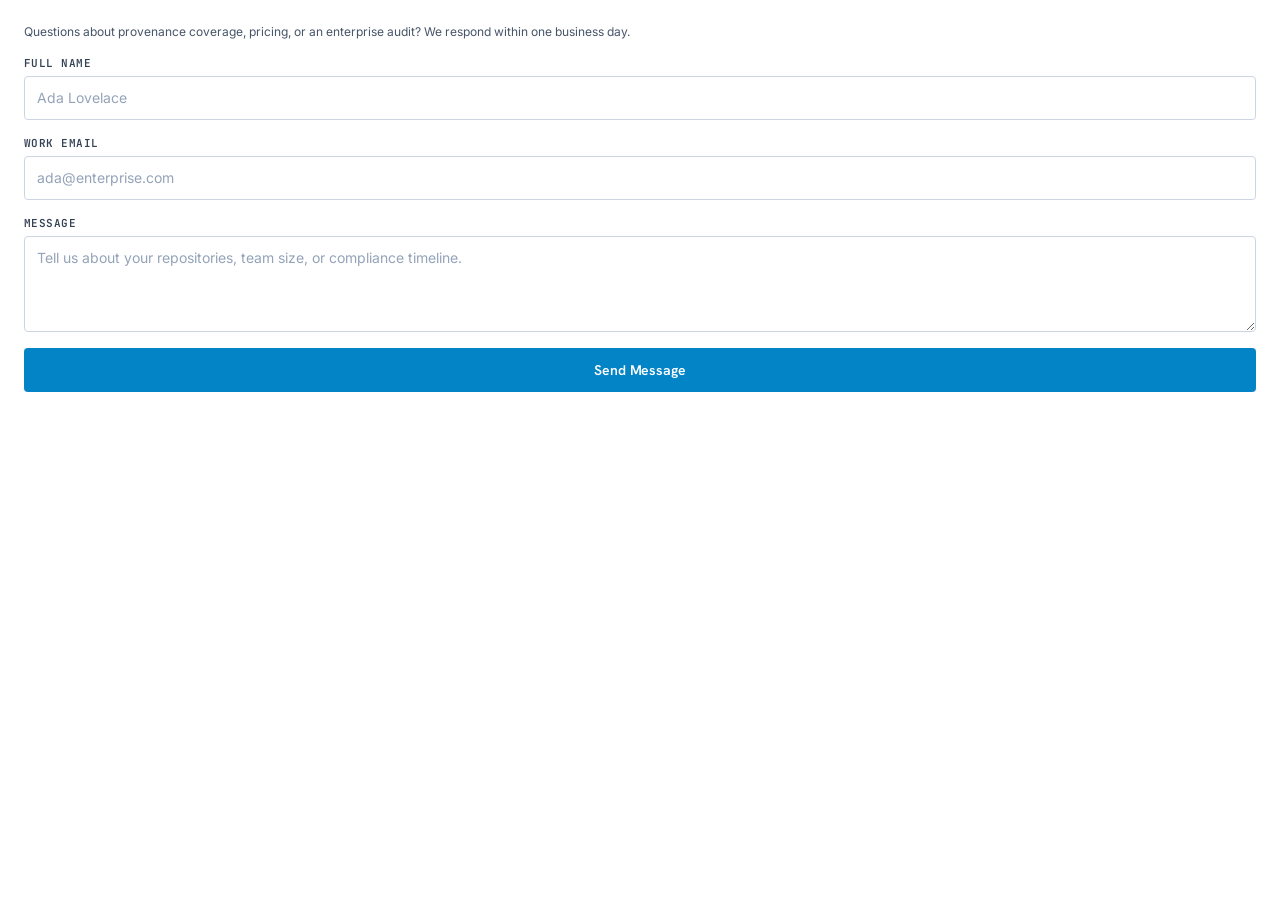
<file: contact-form.html>
<!doctype html>
<html lang="en">
    <head>
        <meta charset="UTF-8" />
        <meta name="viewport" content="width=device-width, initial-scale=1.0" />
        <title>Contact Form</title>
        <link rel="preconnect" href="https://fonts.googleapis.com" />
        <link rel="preconnect" href="https://fonts.gstatic.com" crossorigin />
        <link
            href="https://fonts.googleapis.com/css2?family=Hanken+Grotesk:wght@500;600;700&family=Inter:wght@400;500;600&family=JetBrains+Mono:wght@400;500&display=swap"
            rel="stylesheet"
        />
        <style>
            *,
            *::before,
            *::after {
                margin: 0;
                padding: 0;
                box-sizing: border-box;
            }

            :root {
                --font-display: "Hanken Grotesk", sans-serif;
                --font-body: "Inter", sans-serif;
                --font-mono: "JetBrains Mono", monospace;
                --slate-50: #f8fafc;
                --slate-100: #f1f5f9;
                --slate-200: #e2e8f0;
                --slate-300: #cbd5e1;
                --slate-400: #94a3b8;
                --slate-500: #64748b;
                --slate-600: #475569;
                --slate-700: #334155;
                --slate-900: #0f172a;
                --sky-500: #0ea5e9;
                --sky-600: #0284c7;
                --sky-700: #0369a1;
                --emerald-50: #ecfdf5;
                --emerald-200: #a7f3d0;
                --emerald-600: #059669;
                --emerald-700: #047857;
                --rose-50: #fff1f2;
                --rose-200: #fecdd3;
                --rose-600: #e11d48;
                --rose-700: #be123c;
            }

            html,
            body {
                height: 100%;
            }

            body {
                font-family: var(--font-body);
                font-size: 14px;
                line-height: 22px;
                color: var(--slate-900);
                background: #ffffff;
                -webkit-font-smoothing: antialiased;
            }

            .cf-wrap {
                padding: 1.5rem;
                display: flex;
                flex-direction: column;
                gap: 1rem;
            }

            .cf-intro {
                font-size: 12px;
                line-height: 16px;
                color: var(--slate-600);
            }

            .cf-field {
                display: flex;
                flex-direction: column;
                gap: 6px;
            }

            #cfForm {
                display: flex;
                flex-direction: column;
                gap: 1rem;
            }

            .cf-label {
                font-family: var(--font-mono);
                font-size: 11px;
                line-height: 14px;
                letter-spacing: 0.04em;
                text-transform: uppercase;
                font-weight: 600;
                color: var(--slate-700);
            }

            .cf-input,
            .cf-textarea {
                width: 100%;
                background: #ffffff;
                border: 1px solid var(--slate-300);
                border-radius: 4px;
                color: var(--slate-900);
                font-family: var(--font-body);
                font-size: 14px;
                line-height: 22px;
                padding: 10px 12px;
            }

            .cf-input::placeholder,
            .cf-textarea::placeholder {
                color: var(--slate-400);
            }

            .cf-input:focus,
            .cf-textarea:focus {
                outline: none;
                border-color: var(--sky-600);
                box-shadow: 0 0 0 1px var(--sky-600);
            }

            .cf-textarea {
                resize: vertical;
                min-height: 96px;
            }

            /* Honeypot: hidden from humans, visible to naive bots */
            .cf-hp {
                position: absolute !important;
                left: -9999px !important;
                width: 1px;
                height: 1px;
                overflow: hidden;
            }

            .cf-submit {
                display: inline-flex;
                align-items: center;
                justify-content: center;
                gap: 8px;
                padding: 12px 24px;
                border-radius: 4px;
                background: var(--sky-600);
                color: #ffffff;
                font-family: var(--font-display);
                font-size: 14px;
                line-height: 20px;
                letter-spacing: -0.01em;
                font-weight: 600;
                border: none;
                cursor: pointer;
                transition: background-color 0.15s ease;
            }

            .cf-submit:hover {
                background: var(--sky-700);
            }

            .cf-submit:disabled {
                opacity: 0.6;
                cursor: not-allowed;
            }

            .cf-status {
                display: none;
                font-family: var(--font-mono);
                font-size: 12px;
                line-height: 16px;
                font-weight: 500;
            }

            .cf-status.visible {
                display: block;
            }

            .cf-status.ok {
                color: var(--emerald-700);
            }

            .cf-status.err {
                color: var(--rose-600);
            }

            .cf-done {
                display: none;
                padding: 2rem 1.5rem;
                text-align: center;
                flex-direction: column;
                align-items: center;
                gap: 0.75rem;
            }

            .cf-done.visible {
                display: flex;
            }

            .cf-done-icon {
                width: 48px;
                height: 48px;
                border-radius: 9999px;
                background: var(--emerald-50);
                border: 1px solid var(--emerald-200);
                color: var(--emerald-600);
                display: flex;
                align-items: center;
                justify-content: center;
                font-size: 24px;
            }

            .cf-done h2 {
                font-family: var(--font-display);
                font-size: 20px;
                line-height: 28px;
                letter-spacing: -0.015em;
                font-weight: 700;
                color: var(--slate-900);
            }

            .cf-done p {
                font-size: 13px;
                line-height: 20px;
                color: var(--slate-600);
                max-width: 20rem;
            }
        </style>
    </head>
    <body>
        <div class="cf-wrap" id="cfWrap">
            <p class="cf-intro">
                Questions about provenance coverage, pricing, or an enterprise
                audit? We respond within one business day.
            </p>
            <form id="cfForm" novalidate>
                <div class="cf-field">
                    <label class="cf-label" for="cfName">Full Name</label>
                    <input
                        class="cf-input"
                        id="cfName"
                        name="name"
                        type="text"
                        placeholder="Ada Lovelace"
                        autocomplete="name"
                        required
                    />
                </div>
                <div class="cf-field">
                    <label class="cf-label" for="cfEmail">Work Email</label>
                    <input
                        class="cf-input"
                        id="cfEmail"
                        name="email"
                        type="email"
                        placeholder="ada@enterprise.com"
                        autocomplete="email"
                        required
                    />
                </div>
                <!-- Honeypot: humans never see or fill this; bots do -->
                <div class="cf-field cf-hp" aria-hidden="true">
                    <label for="cfHp">Company Website</label>
                    <input
                        id="cfHp"
                        name="company_website"
                        type="text"
                        tabindex="-1"
                        autocomplete="off"
                    />
                </div>
                <div class="cf-field">
                    <label class="cf-label" for="cfMsg">Message</label>
                    <textarea
                        class="cf-textarea"
                        id="cfMsg"
                        name="message"
                        placeholder="Tell us about your repositories, team size, or compliance timeline."
                        required
                    ></textarea>
                </div>
                <button class="cf-submit" type="submit" id="cfSubmit">
                    Send Message
                </button>
                <p class="cf-status" id="cfStatus" role="status"></p>
            </form>
        </div>
        <div class="cf-done" id="cfDone">
            <div class="cf-done-icon" aria-hidden="true">&#10003;</div>
            <h2>Message received</h2>
            <p>
                Thanks for reaching out. A member of the AIthentica team will
                reply within one business day.
            </p>
        </div>
        <script>
            (function () {
                var form = document.getElementById("cfForm");
                var name = document.getElementById("cfName");
                var email = document.getElementById("cfEmail");
                var msg = document.getElementById("cfMsg");
                var hp = document.getElementById("cfHp");
                var btn = document.getElementById("cfSubmit");
                var status = document.getElementById("cfStatus");
                var done = document.getElementById("cfDone");

                function showDone() {
                    document.getElementById("cfWrap").style.display = "none";
                    done.classList.add("visible");
                }

                form.addEventListener("submit", async function (e) {
                    e.preventDefault();
                    // Honeypot triggered: pretend success, send nothing.
                    if (hp.value !== "") {
                        showDone();
                        return;
                    }
                    if (!name.checkValidity() || !email.checkValidity() || !msg.checkValidity()) {
                        [name, email, msg].forEach(function (f) {
                            if (!f.checkValidity()) f.reportValidity();
                        });
                        return;
                    }
                    btn.disabled = true;
                    status.className = "cf-status";
                    try {
                        var res = await fetch("https://api.aithentica.comtom.engineering/v1/contact", {
                            method: "POST",
                            headers: { "Content-Type": "application/json" },
                            body: JSON.stringify({
                                name: name.value.trim(),
                                email: email.value.trim(),
                                message: msg.value.trim(),
                            }),
                        });
                        if (!res.ok) throw new Error("HTTP " + res.status);
                        showDone();
                    } catch (err) {
                        status.classList.add("visible", "err");
                        status.textContent =
                            "\u26A0 Message service unreachable. Try again shortly.";
                    } finally {
                        btn.disabled = false;
                    }
                });
            })();
        </script>
    </body>
</html>
</file>
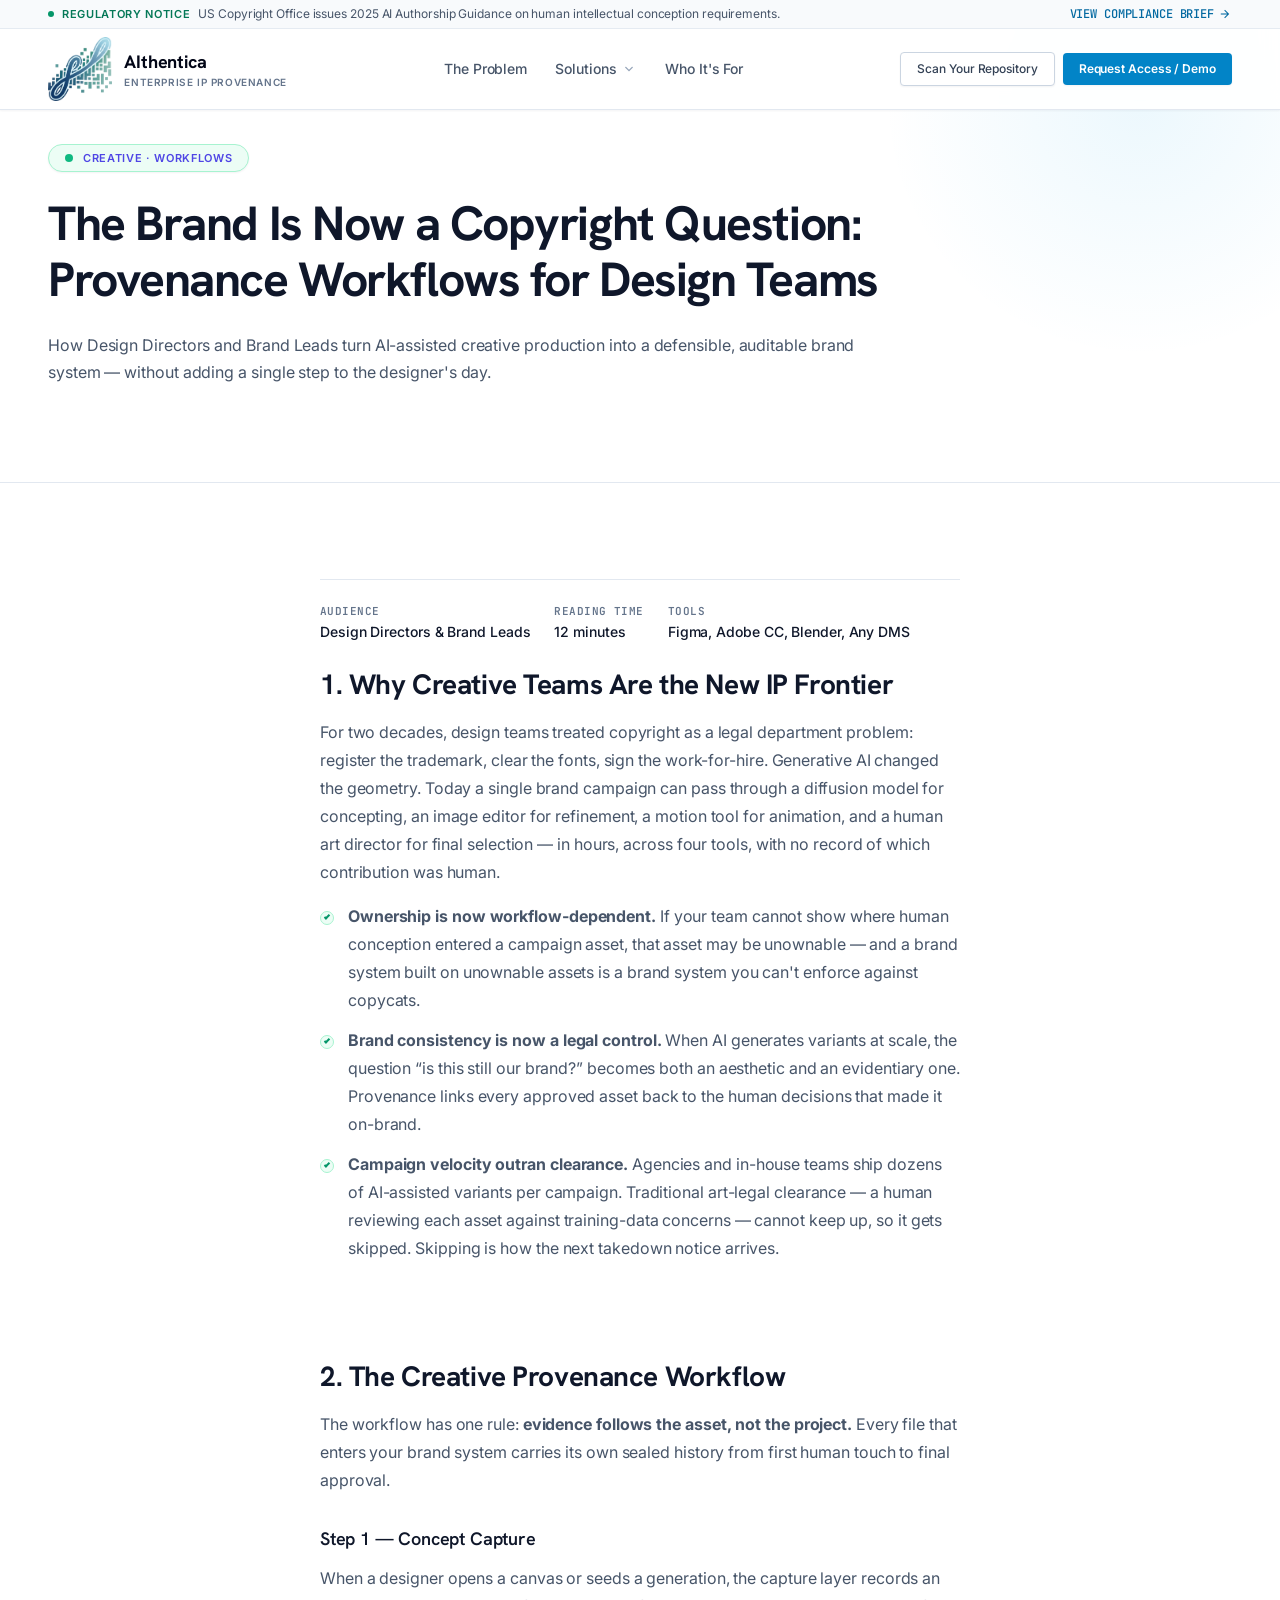
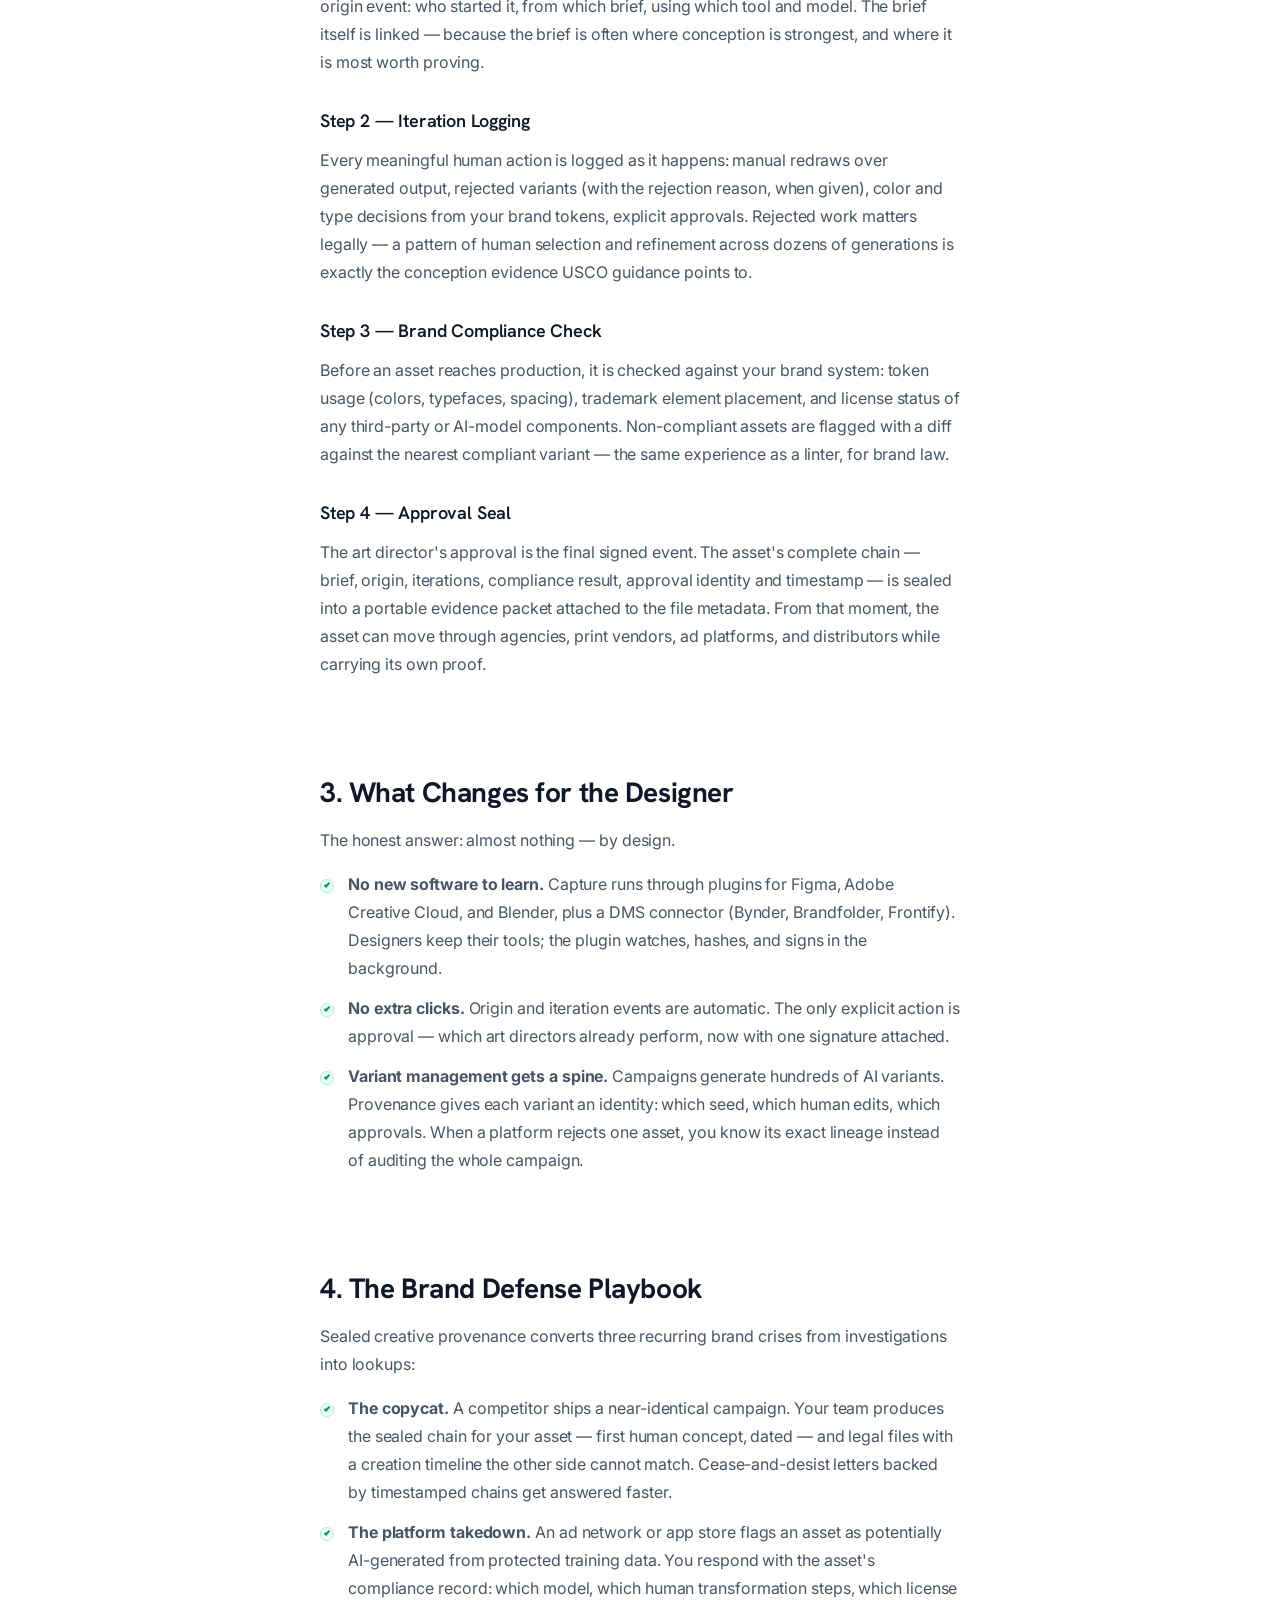
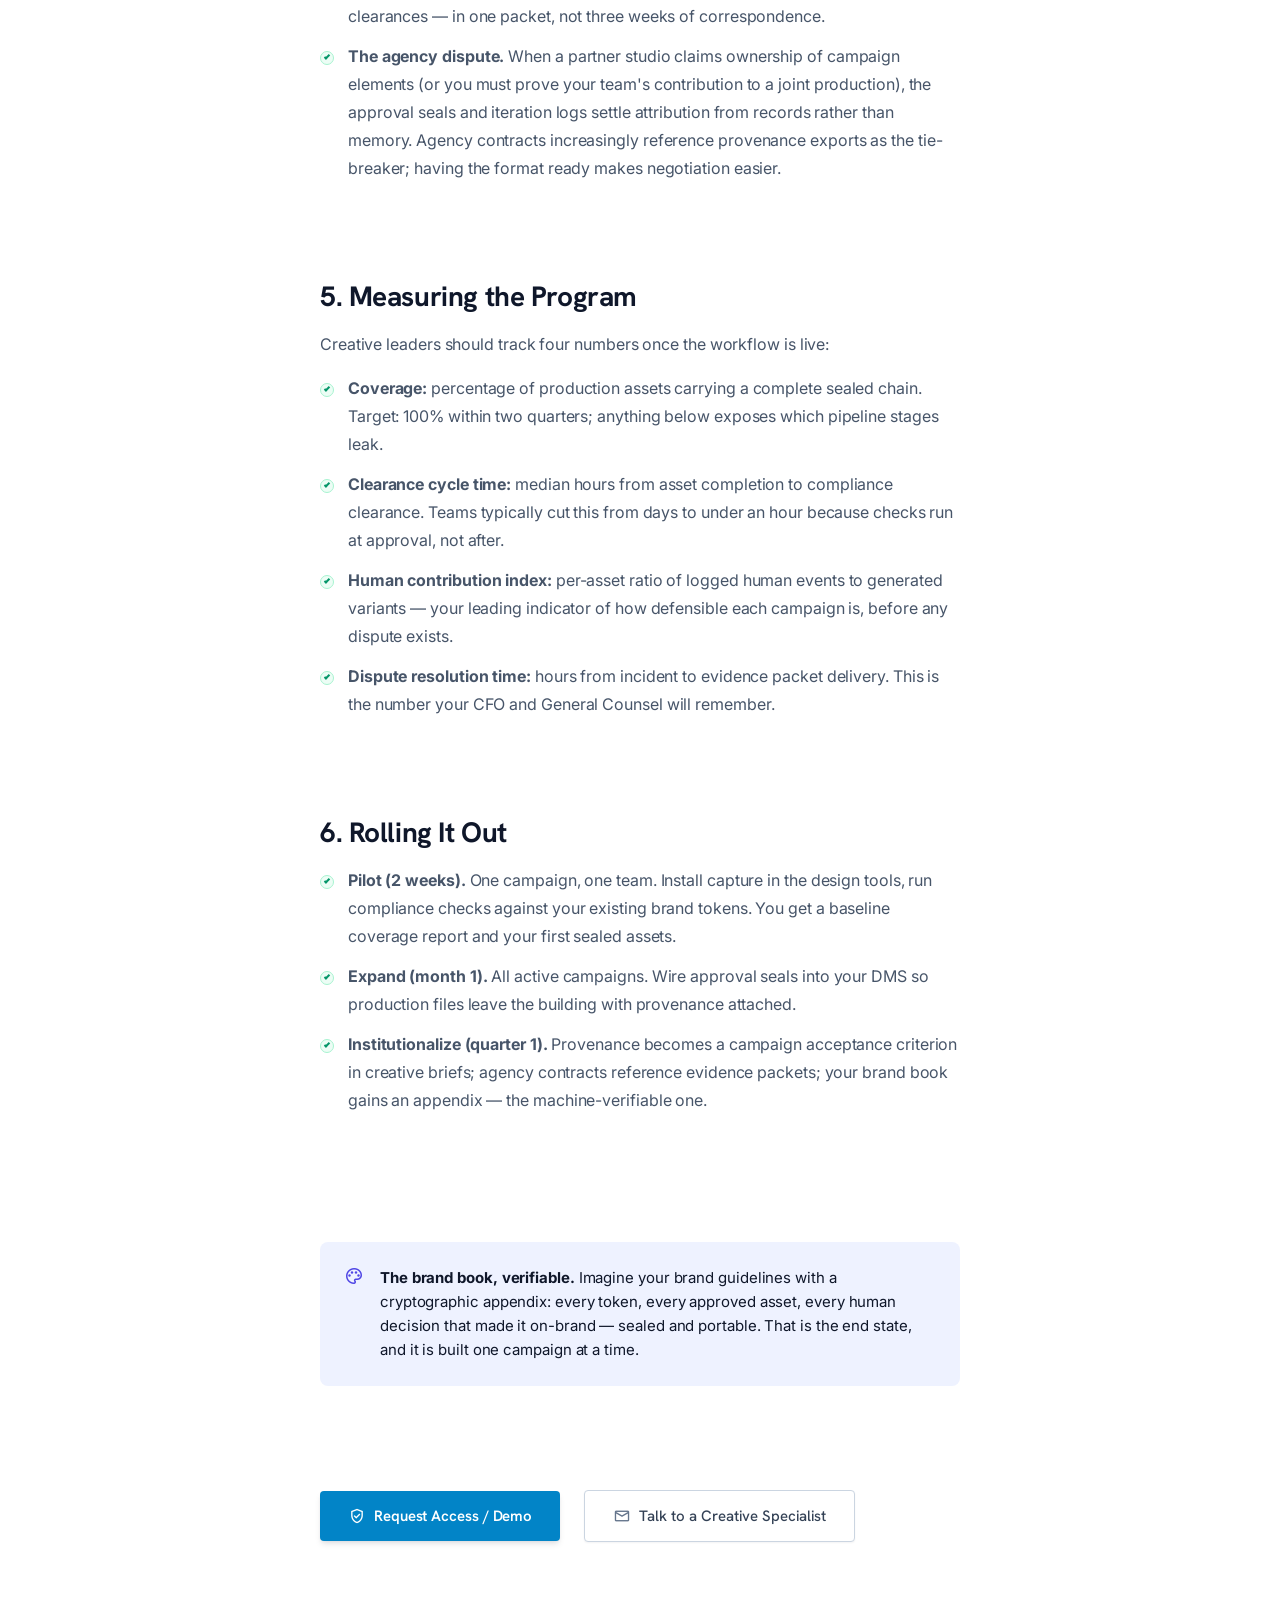
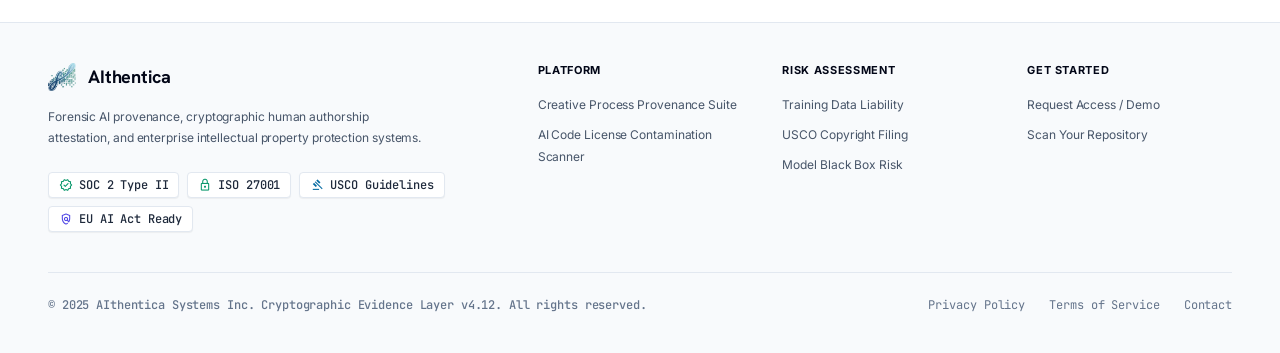
<file: creative-workflows.html>
<!doctype html>
<html lang="en">
    <head>
        <meta charset="UTF-8" />
        <meta name="viewport" content="width=device-width, initial-scale=1.0" />
        <title>Creative Workflows: Provenance for Design Teams | AIthentica</title>
        <meta name="description" content="How Design Directors and Brand Leads use continuous provenance capture to protect brand systems, defend creative authorship, and clear AI-generated assets for production." />
        <link rel="preconnect" href="https://fonts.googleapis.com" />
        <link rel="preconnect" href="https://fonts.gstatic.com" crossorigin />
        <link
            href="https://fonts.googleapis.com/css2?family=Hanken+Grotesk:wght@500;600;700&family=Inter:wght@400;500;600;700&family=JetBrains+Mono:wght@400;500;600&family=Space+Grotesk:wght@500;600&display=swap"
            rel="stylesheet"
        />
        <link
            href="https://fonts.googleapis.com/css2?family=Material+Symbols+Outlined:opsz,wght,FILL,GRAD@20..48,100..700,0..1,-50..200&display=swap"
            rel="stylesheet"
        />
        <link rel="apple-touch-icon" sizes="180x180" href="/img/apple-touch-icon.png">
        <link rel="icon" type="image/png" sizes="32x32" href="/img/favicon-32x32.png">
        <link rel="icon" type="image/png" sizes="16x16" href="/img/favicon-16x16.png">
        <link rel="manifest" href="/site.webmanifest">
        <link rel="stylesheet" href="assets/site.css" />
    </head>
    <body>
        <!-- ============ Header ============ -->
        <header class="site-header">
            <div class="notice-bar">
                <div class="notice-inner">
                    <div class="notice-left">
                        <span class="pulse-dot"></span>
                        <span class="t-caps notice-label"
                            >REGULATORY NOTICE</span
                        ><span class="t-body-sm notice-text"
                            >US Copyright Office issues 2025 AI Authorship
                            Guidance on human intellectual conception
                            requirements.</span
                        >
                    </div>
                    <a
                        class="t-mono notice-link"
                        href="https://www.copyright.gov/ai/Copyright-and-Artificial-Intelligence-Part-2-Copyrightability-Report.pdf"
                        target="_blank"
                        rel="noopener"
                    >
                        <span>VIEW COMPLIANCE BRIEF</span
                        ><span class="material-symbols-outlined" style="font-size: 14px"
                            >arrow_forward</span
                        >
                    </a>
                </div>
            </div>
            <div class="nav-row">
                <a class="brand" href="/">
                    <img
                        alt="AIthentica Logo"
                        class="brand-logo"
                        src="/img/logo.png"
                    />
                    <div class="brand-col">
                        <span class="brand-name">AIthentica</span>
                        <span class="brand-sub">Enterprise IP Provenance</span>
                    </div>
                </a>
                <nav class="main-nav" aria-label="Primary">
                    <a class="nav-link" href="/#problems">The Problem</a>
                    <div class="nav-item">
                        <button class="nav-btn" type="button">
                            <span>Solutions</span>
                            <span class="material-symbols-outlined"
                                >expand_more</span
                            >
                        </button>
                        <div class="dropdown">
                            <a href="/#solutions"
                                >Creative Process Provenance Suite</a
                            ><a href="/#solutions"
                                >AI Code License Contamination Scanner</a
                            >
                        </div>
                    </div>
                    <a class="nav-link" href="/#audience">Who It's For</a>
                </nav>
                <div class="nav-actions">
                    <a class="btn-ghost" href="/#subscribe"
                        >Scan Your Repository</a
                    ><a class="btn-primary-nav js-contact-cta" href="/#subscribe"
                        >Request Access / Demo</a
                </div>
            </div>
        </header>

        <main>
        <style>
            .doc-hero {
                position: relative;
                padding-top: calc(var(--header-h) + 4rem);
                padding-bottom: 3.5rem;
                border-bottom: 1px solid var(--slate-200);
                overflow: hidden;
            }

            .doc-hero::before {
                content: "";
                position: absolute;
                top: -160px;
                right: -120px;
                width: 520px;
                height: 520px;
                border-radius: 9999px;
                background: radial-gradient(
                    circle,
                    rgba(14, 165, 233, 0.08) 0%,
                    transparent 70%
                );
                pointer-events: none;
            }

            .doc-body {
                padding-top: 4rem;
                padding-bottom: 5rem;
            }

            .doc-col {
                max-width: 46rem;
            }

            .doc-section {
                margin-bottom: 3.5rem;
            }

            .doc-section h2 {
                font-family: var(--font-display);
                font-size: 28px;
                line-height: 36px;
                letter-spacing: -0.015em;
                font-weight: 700;
                color: var(--slate-900);
                margin-bottom: 1rem;
            }

            .doc-section h3 {
                font-family: var(--font-display);
                font-size: 18px;
                line-height: 26px;
                letter-spacing: -0.01em;
                font-weight: 600;
                color: var(--slate-900);
                margin-top: 2rem;
                margin-bottom: 0.75rem;
            }

            .doc-section p {
                font-size: 16px;
                line-height: 28px;
                color: var(--slate-600);
                margin-bottom: 1rem;
            }

            .doc-section ul {
                list-style: none;
                margin: 1rem 0;
                display: flex;
                flex-direction: column;
                gap: 0.75rem;
            }

            .doc-section ul li {
                position: relative;
                padding-left: 1.75rem;
                font-size: 16px;
                line-height: 28px;
                color: var(--slate-600);
            }

            .doc-section ul li::before {
                content: "";
                position: absolute;
                left: 0;
                top: 9px;
                width: 14px;
                height: 14px;
                border-radius: 9999px;
                background: var(--emerald-50);
                border: 1px solid var(--emerald-200);
            }

            .doc-section ul li::after {
                content: "";
                position: absolute;
                left: 4px;
                top: 13px;
                width: 6px;
                height: 3px;
                border-left: 2px solid var(--emerald-600);
                border-bottom: 2px solid var(--emerald-600);
                transform: rotate(-45deg);
            }

            .doc-callout {
                border-radius: 8px;
                padding: 1.5rem;
                margin: 2rem 0;
                display: flex;
                gap: 1rem;
                align-items: flex-start;
            }

            .doc-callout-sky {
                background: var(--sky-50);
                border: 1px solid var(--sky-200);
            }

            .doc-callout-emerald {
                background: var(--emerald-50);
                border: 1px solid var(--emerald-200);
            }

            .doc-callout-indigo {
                background: var(--indigo-50);
                border: 1px solid var(--indigo-200);
            }

            .doc-callout p {
                margin-bottom: 0;
                font-size: 15px;
                line-height: 24px;
            }

            .doc-meta {
                display: flex;
                flex-wrap: wrap;
                gap: 1.5rem;
                margin-top: 2rem;
                padding-top: 1.5rem;
                border-top: 1px solid var(--slate-200);
            }

            .doc-meta-item {
                display: flex;
                flex-direction: column;
                gap: 4px;
            }

            .doc-meta-label {
                font-family: var(--font-mono);
                font-size: 11px;
                line-height: 14px;
                letter-spacing: 0.04em;
                text-transform: uppercase;
                font-weight: 600;
                color: var(--slate-500);
            }

            .doc-meta-value {
                font-size: 14px;
                line-height: 20px;
                color: var(--slate-900);
                font-weight: 500;
            }

            .doc-cta {
                margin-top: 3rem;
                display: flex;
                align-items: center;
                gap: 1.5rem;
                flex-wrap: wrap;
            }
        </style>

            <!-- ============ Creative Workflows ============ -->
            <section class="doc-hero">
                <div class="wrap">
                    <div class="hero-badge" style="margin-bottom: 1.5rem">
                        <span class="dot"></span>
                        <span class="t-caps" style="color: var(--indigo-600)"
                            >Creative &middot; Workflows</span
                        >
                    </div>
                    <h1 class="t-display" style="max-width: 52rem">
                        The Brand Is Now a Copyright Question: Provenance
                        Workflows for Design Teams
                    </h1>
                    <p class="t-body-lg hero-sub" style="margin-top: 1.5rem; max-width: 52rem">
                        How Design Directors and Brand Leads turn AI-assisted
                        creative production into a defensible, auditable brand
                        system &mdash; without adding a single step to the
                        designer's day.
                    </p>
                </div>
            </section>

            <section class="doc-body">
                <div class="wrap doc-col">
                    <div class="doc-meta">
                        <div class="doc-meta-item">
                            <span class="doc-meta-label">Audience</span>
                            <span class="doc-meta-value"
                                >Design Directors &amp; Brand Leads</span
                            >
                        </div>
                        <div class="doc-meta-item">
                            <span class="doc-meta-label">Reading Time</span>
                            <span class="doc-meta-value">12 minutes</span>
                        </div>
                        <div class="doc-meta-item">
                            <span class="doc-meta-label">Tools</span>
                            <span class="doc-meta-value"
                                >Figma, Adobe CC, Blender, Any DMS</span
                        </div>
                    </div>

                    <div class="doc-section">
                        <h2>1. Why Creative Teams Are the New IP Frontier</h2>
                        <p>
                            For two decades, design teams treated copyright as a
                            legal department problem: register the trademark,
                            clear the fonts, sign the work-for-hire. Generative
                            AI changed the geometry. Today a single brand
                            campaign can pass through a diffusion model for
                            concepting, an image editor for refinement, a
                            motion tool for animation, and a human art director
                            for final selection &mdash; in hours, across four
                            tools, with no record of which contribution was
                            human.
                        </p>
                        <ul>
                            <li><strong>Ownership is now workflow-dependent.</strong> If your team cannot show where human conception entered a campaign asset, that asset may be unownable &mdash; and a brand system built on unownable assets is a brand system you can't enforce against copycats.</li>
                            <li><strong>Brand consistency is now a legal control.</strong> When AI generates variants at scale, the question &ldquo;is this still our brand?&rdquo; becomes both an aesthetic and an evidentiary one. Provenance links every approved asset back to the human decisions that made it on-brand.</li>
                            <li><strong>Campaign velocity outran clearance.</strong> Agencies and in-house teams ship dozens of AI-assisted variants per campaign. Traditional art-legal clearance &mdash; a human reviewing each asset against training-data concerns &mdash; cannot keep up, so it gets skipped. Skipping is how the next takedown notice arrives.</li>
                        </ul>
                    </div>

                    <div class="doc-section">
                        <h2>2. The Creative Provenance Workflow</h2>
                        <p>
                            The workflow has one rule: <strong>evidence follows
                            the asset, not the project.</strong> Every file that
                            enters your brand system carries its own sealed
                            history from first human touch to final approval.
                        </p>
                        <h3>Step 1 &mdash; Concept Capture</h3>
                        <p>
                            When a designer opens a canvas or seeds a
                            generation, the capture layer records an origin
                            event: who started it, from which brief, using which
                            tool and model. The brief itself is linked &mdash;
                            because the brief is often where conception is
                            strongest, and where it is most worth proving.
                        </p>
                        <h3>Step 2 &mdash; Iteration Logging</h3>
                        <p>
                            Every meaningful human action is logged as it
                            happens: manual redraws over generated output,
                            rejected variants (with the rejection reason, when
                            given), color and type decisions from your brand
                            tokens, explicit approvals. Rejected work matters
                            legally &mdash; a pattern of human selection and
                            refinement across dozens of generations is exactly
                            the conception evidence USCO guidance points to.
                        </p>
                        <h3>Step 3 &mdash; Brand Compliance Check</h3>
                        <p>
                            Before an asset reaches production, it is checked
                            against your brand system: token usage (colors,
                            typefaces, spacing), trademark element placement,
                            and license status of any third-party or AI-model
                            components. Non-compliant assets are flagged with a
                            diff against the nearest compliant variant &mdash;
                            the same experience as a linter, for brand law.
                        </p>
                        <h3>Step 4 &mdash; Approval Seal</h3>
                        <p>
                            The art director's approval is the final signed
                            event. The asset's complete chain &mdash; brief,
                            origin, iterations, compliance result, approval
                            identity and timestamp &mdash; is sealed into a
                            portable evidence packet attached to the file
                            metadata. From that moment, the asset can move
                            through agencies, print vendors, ad platforms, and
                            distributors while carrying its own proof.
                        </p>
                    </div>

                    <div class="doc-section">
                        <h2>3. What Changes for the Designer</h3>
                        <p>
                            The honest answer: almost nothing &mdash; by design.
                        </p>
                        <ul>
                            <li><strong>No new software to learn.</strong> Capture runs through plugins for Figma, Adobe Creative Cloud, and Blender, plus a DMS connector (Bynder, Brandfolder, Frontify). Designers keep their tools; the plugin watches, hashes, and signs in the background.</li>
                            <li><strong>No extra clicks.</strong> Origin and iteration events are automatic. The only explicit action is approval &mdash; which art directors already perform, now with one signature attached.</li>
                            <li><strong>Variant management gets a spine.</strong> Campaigns generate hundreds of AI variants. Provenance gives each variant an identity: which seed, which human edits, which approvals. When a platform rejects one asset, you know its exact lineage instead of auditing the whole campaign.</li>
                        </ul>
                    </div>

                    <div class="doc-section">
                        <h2>4. The Brand Defense Playbook</h2>
                        <p>
                            Sealed creative provenance converts three recurring
                            brand crises from investigations into lookups:
                        </p>
                        <ul>
                            <li><strong>The copycat.</strong> A competitor ships a near-identical campaign. Your team produces the sealed chain for your asset &mdash; first human concept, dated &mdash; and legal files with a creation timeline the other side cannot match. Cease-and-desist letters backed by timestamped chains get answered faster.</li>
                            <li><strong>The platform takedown.</strong> An ad network or app store flags an asset as potentially AI-generated from protected training data. You respond with the asset's compliance record: which model, which human transformation steps, which license clearances &mdash; in one packet, not three weeks of correspondence.</li>
                            <li><strong>The agency dispute.</strong> When a partner studio claims ownership of campaign elements (or you must prove your team's contribution to a joint production), the approval seals and iteration logs settle attribution from records rather than memory. Agency contracts increasingly reference provenance exports as the tie-breaker; having the format ready makes negotiation easier.</li>
                        </ul>
                    </div>

                    <div class="doc-section">
                        <h2>5. Measuring the Program</h2>
                        <p>
                            Creative leaders should track four numbers once the
                            workflow is live:
                        </p>
                        <ul>
                            <li><strong>Coverage:</strong> percentage of production assets carrying a complete sealed chain. Target: 100% within two quarters; anything below exposes which pipeline stages leak.</li>
                            <li><strong>Clearance cycle time:</strong> median hours from asset completion to compliance clearance. Teams typically cut this from days to under an hour because checks run at approval, not after.</li>
                            <li><strong>Human contribution index:</strong> per-asset ratio of logged human events to generated variants &mdash; your leading indicator of how defensible each campaign is, before any dispute exists.</li>
                            <li><strong>Dispute resolution time:</strong> hours from incident to evidence packet delivery. This is the number your CFO and General Counsel will remember.</li>
                        </ul>
                    </div>

                    <div class="doc-section">
                        <h2>6. Rolling It Out</h2>
                        <ul>
                            <li><strong>Pilot (2 weeks).</strong> One campaign, one team. Install capture in the design tools, run compliance checks against your existing brand tokens. You get a baseline coverage report and your first sealed assets.</li>
                            <li><strong>Expand (month 1).</strong> All active campaigns. Wire approval seals into your DMS so production files leave the building with provenance attached.</li>
                            <li><strong>Institutionalize (quarter 1).</strong> Provenance becomes a campaign acceptance criterion in creative briefs; agency contracts reference evidence packets; your brand book gains an appendix &mdash; the machine-verifiable one.</li>
                        </ul>
                    </div>

                    <div class="doc-callout doc-callout-indigo">
                        <span class="material-symbols-outlined" style="font-size: 20px; color: var(--indigo-600)">palette</span>
                        <p>
                            <strong>The brand book, verifiable.</strong> Imagine
                            your brand guidelines with a cryptographic appendix:
                            every token, every approved asset, every human
                            decision that made it on-brand &mdash; sealed and
                            portable. That is the end state, and it is built one
                            campaign at a time.
                        </p>
                    </div>

                    <div class="doc-cta">
                        <a class="btn-hero-primary js-contact-cta" href="/#subscribe">
                            <span class="material-symbols-outlined" style="font-size: 18px">verified_user</span>
                            <span>Request Access / Demo</span>
                        </a>
                        <button type="button" class="btn-hero-secondary" id="docContactBtn">
                            <span class="material-symbols-outlined" style="font-size: 18px; color: var(--slate-500)">mail</span>
                            <span>Talk to a Creative Specialist</span>
                        </button>
                    </div>
                </div>
            </section>
        </main>

        <!-- ============ Footer ============ -->
        <footer class="site-footer">
            <div class="wrap">
                <div class="footer-grid">
                    <div class="footer-brand-col">
                        <div class="footer-brand">
                            <img
                                alt="AIthentica Logo"
                                class="footer-logo"
                                src="/img/logo.png"
                            />
                            <span class="brand-name">AIthentica</span>
                        </div>
                        <p class="t-body-sm footer-desc">
                            Forensic AI provenance, cryptographic human
                            authorship attestation, and enterprise intellectual
                            property protection systems.
                        </p>
                        <div class="footer-badges">
                            <span class="footer-badge">
                                <span
                                    class="material-symbols-outlined"
                                    style="font-size: 14px; color: var(--emerald-600)"
                                    >verified</span
                                >
                                SOC 2 Type II
                            </span>
                            <span class="footer-badge">
                                <span
                                    class="material-symbols-outlined"
                                    style="font-size: 14px; color: var(--emerald-600)"
                                    >lock</span
                                >
                                ISO 27001
                            </span>
                            <span class="footer-badge">
                                <span
                                    class="material-symbols-outlined"
                                    style="font-size: 14px; color: var(--sky-700)"
                                    >gavel</span
                                >
                                USCO Guidelines
                            </span>
                            <span class="footer-badge">
                                <span
                                    class="material-symbols-outlined"
                                    style="font-size: 14px; color: var(--indigo-600)"
                                    >policy</span
                                >
                                EU AI Act Ready
                            </span>
                        </div>
                    </div>
                    <div class="footer-col">
                        <h4>Platform</h4>
                        <ul>
                            <li>
                                <a href="/#solutions"
                                    >Creative Process Provenance Suite</a
                                >
                            </li>
                            <li>
                                <a href="/#solutions"
                                    >AI Code License Contamination Scanner</a
                                >
                            </li>
                        </ul>
                    </div>
                    <div class="footer-col">
                        <h4>Risk Assessment</h4>
                        <ul>
                            <li>
                                <a href="/#problems"
                                    >Training Data Liability</a
                                >
                            </li>
                            <li>
                                <a href="/#problems"
                                    >USCO Copyright Filing</a
                                >
                            </li>
                            <li>
                                <a href="/#problems">Model Black Box Risk</a>
                            </li>
                        </ul>
                    </div>
                    <div class="footer-col">
                        <h4>Get Started</h4>
                        <ul>
                            <li>
                                <a class="js-contact-cta" href="/#subscribe"
                                    >Request Access / Demo</a
                                >
                            </li>
                            <li>
                                <a href="/#subscribe"
                                    >Scan Your Repository</a
                                >
                            </li>
                        </ul>
                    </div>
                </div>
                <div class="footer-bottom">
                    <p class="t-mono">
                        © 2025 AIthentica Systems Inc. Cryptographic Evidence
                        Layer v4.12. All rights reserved.
                    </p>
                    <div class="footer-bottom-links">
                        <a href="/privacy-policy">Privacy Policy</a>
                        <a href="/terms-of-service">Terms of Service</a>
                        <button
                            type="button"
                            class="footer-contact-btn"
                            id="contactOpenBtn"
                        >
                            Contact
                        </button>
                    </div>
                </div>
            </div>
        </footer>

        <!-- ============ Contact Modal (form lives in reusable iframe doc) ============ -->
        <div class="modal-overlay" id="contactModal" hidden>
            <div
                class="modal-dialog"
                role="dialog"
                aria-modal="true"
                aria-labelledby="contactModalTitle"
            >
                <div class="modal-head">
                    <h3 id="contactModalTitle" class="t-headline-sm">
                        Contact AIthentica
                    </h3>
                    <button
                        type="button"
                        class="modal-close"
                        id="contactCloseBtn"
                        aria-label="Close dialog"
                    >
                        <span class="material-symbols-outlined" style="font-size: 18px"
                            >close</span
                        >
                    </button>
                </div>
                <iframe
                    class="modal-frame"
                    id="contactFrame"
                    src="contact-form.html"
                    title="Contact form"
                ></iframe>
            </div>
        </div>

        <script>
            (function () {
                // ---- Contact modal (form in reusable iframe doc) ----
                var modal = document.getElementById("contactModal");
                var openBtn = document.getElementById("contactOpenBtn");
                var closeBtn = document.getElementById("contactCloseBtn");
                if (modal && openBtn && closeBtn) {
                    function openModal() {
                        modal.hidden = false;
                        document.body.style.overflow = "hidden";
                        closeBtn.focus();
                    }
                    function closeModal() {
                        modal.hidden = true;
                        document.body.style.overflow = "";
                        openBtn.focus();
                    }
                    openBtn.addEventListener("click", openModal);
                    document.querySelectorAll(".js-contact-cta").forEach(function (el) {
                        el.addEventListener("click", function (e) {
                            e.preventDefault();
                            openModal();
                        });
                    });
                    closeBtn.addEventListener("click", closeModal);
                    modal.addEventListener("click", function (e) {
                        if (e.target === modal) closeModal();
                    });
                    document.addEventListener("keydown", function (e) {
                        if (e.key === "Escape" && !modal.hidden) closeModal();
                    });
                }
            })();
        </script>
    
        <script>
            (function () {
                var b = document.getElementById("docContactBtn");
                var openBtn = document.getElementById("contactOpenBtn");
                if (b && openBtn) b.addEventListener("click", function () { openBtn.click(); });
            })();
        </script>
    </body>
</html>
</file>
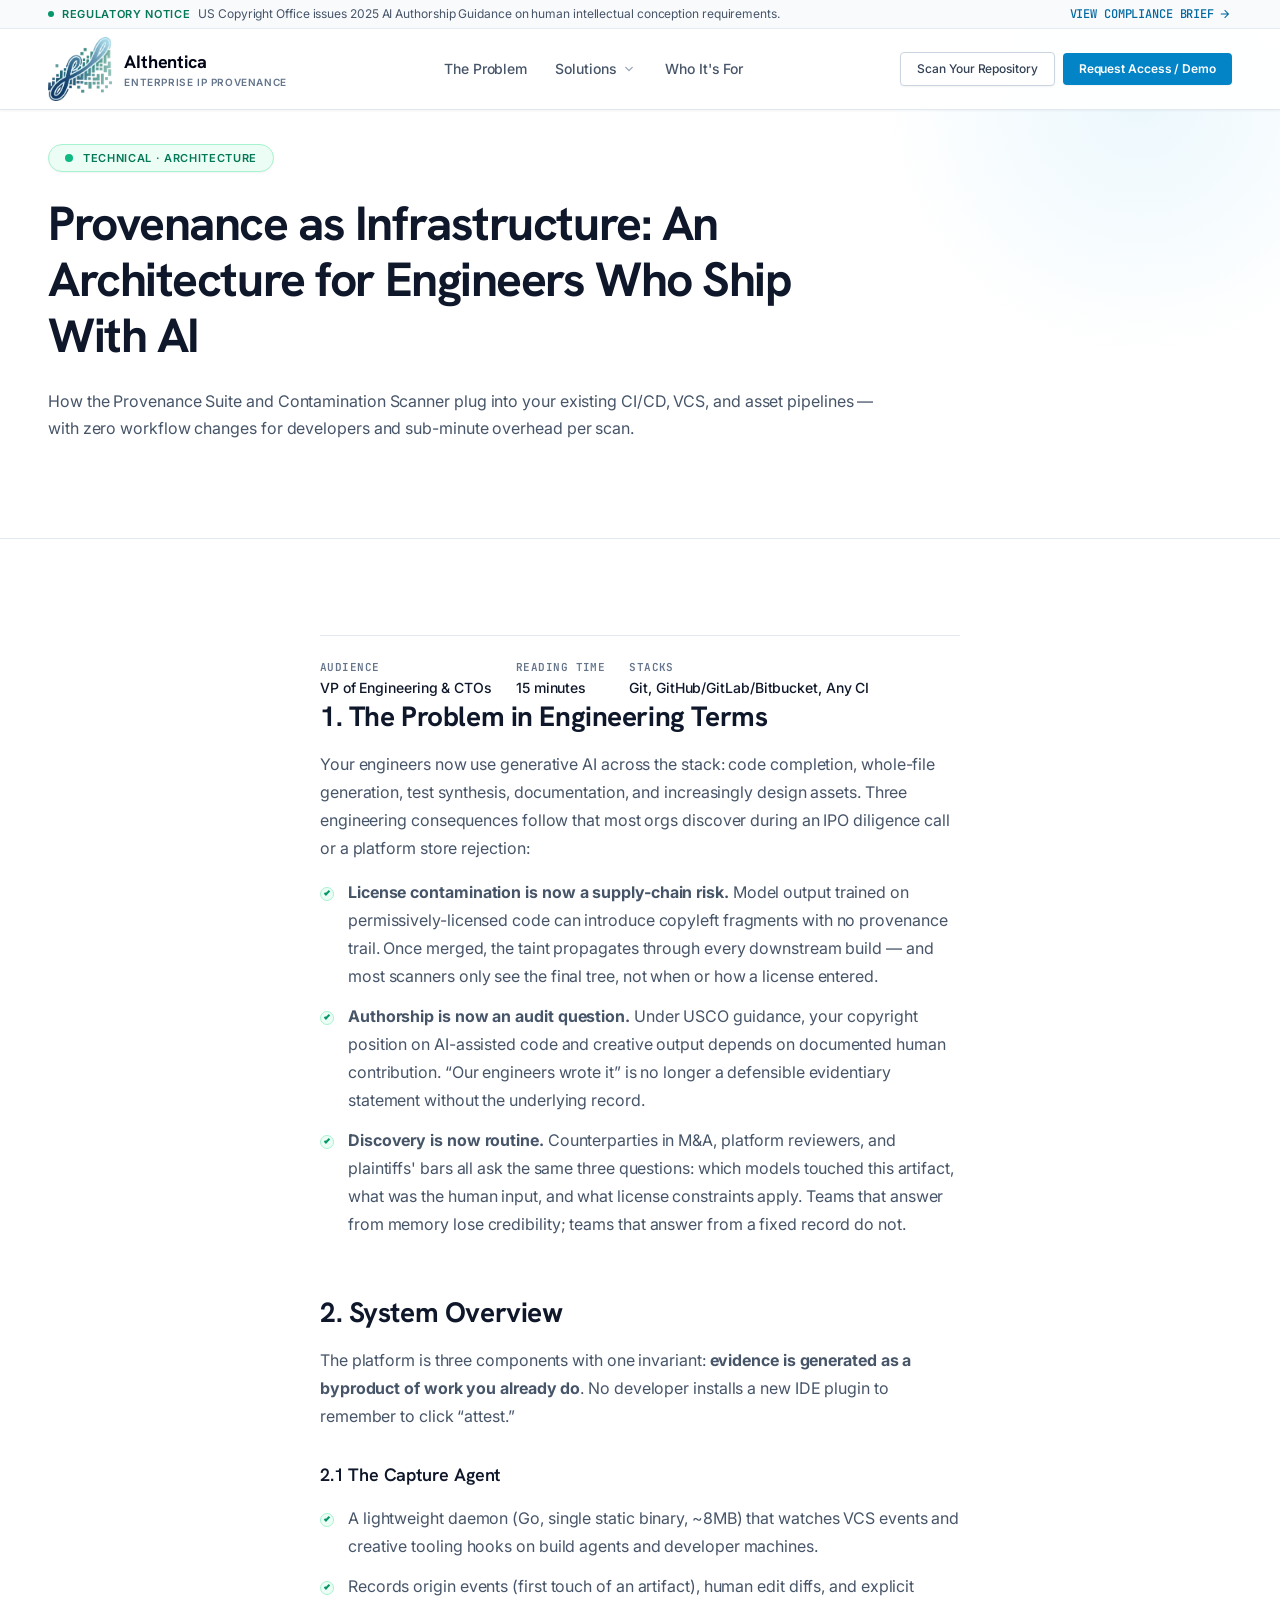
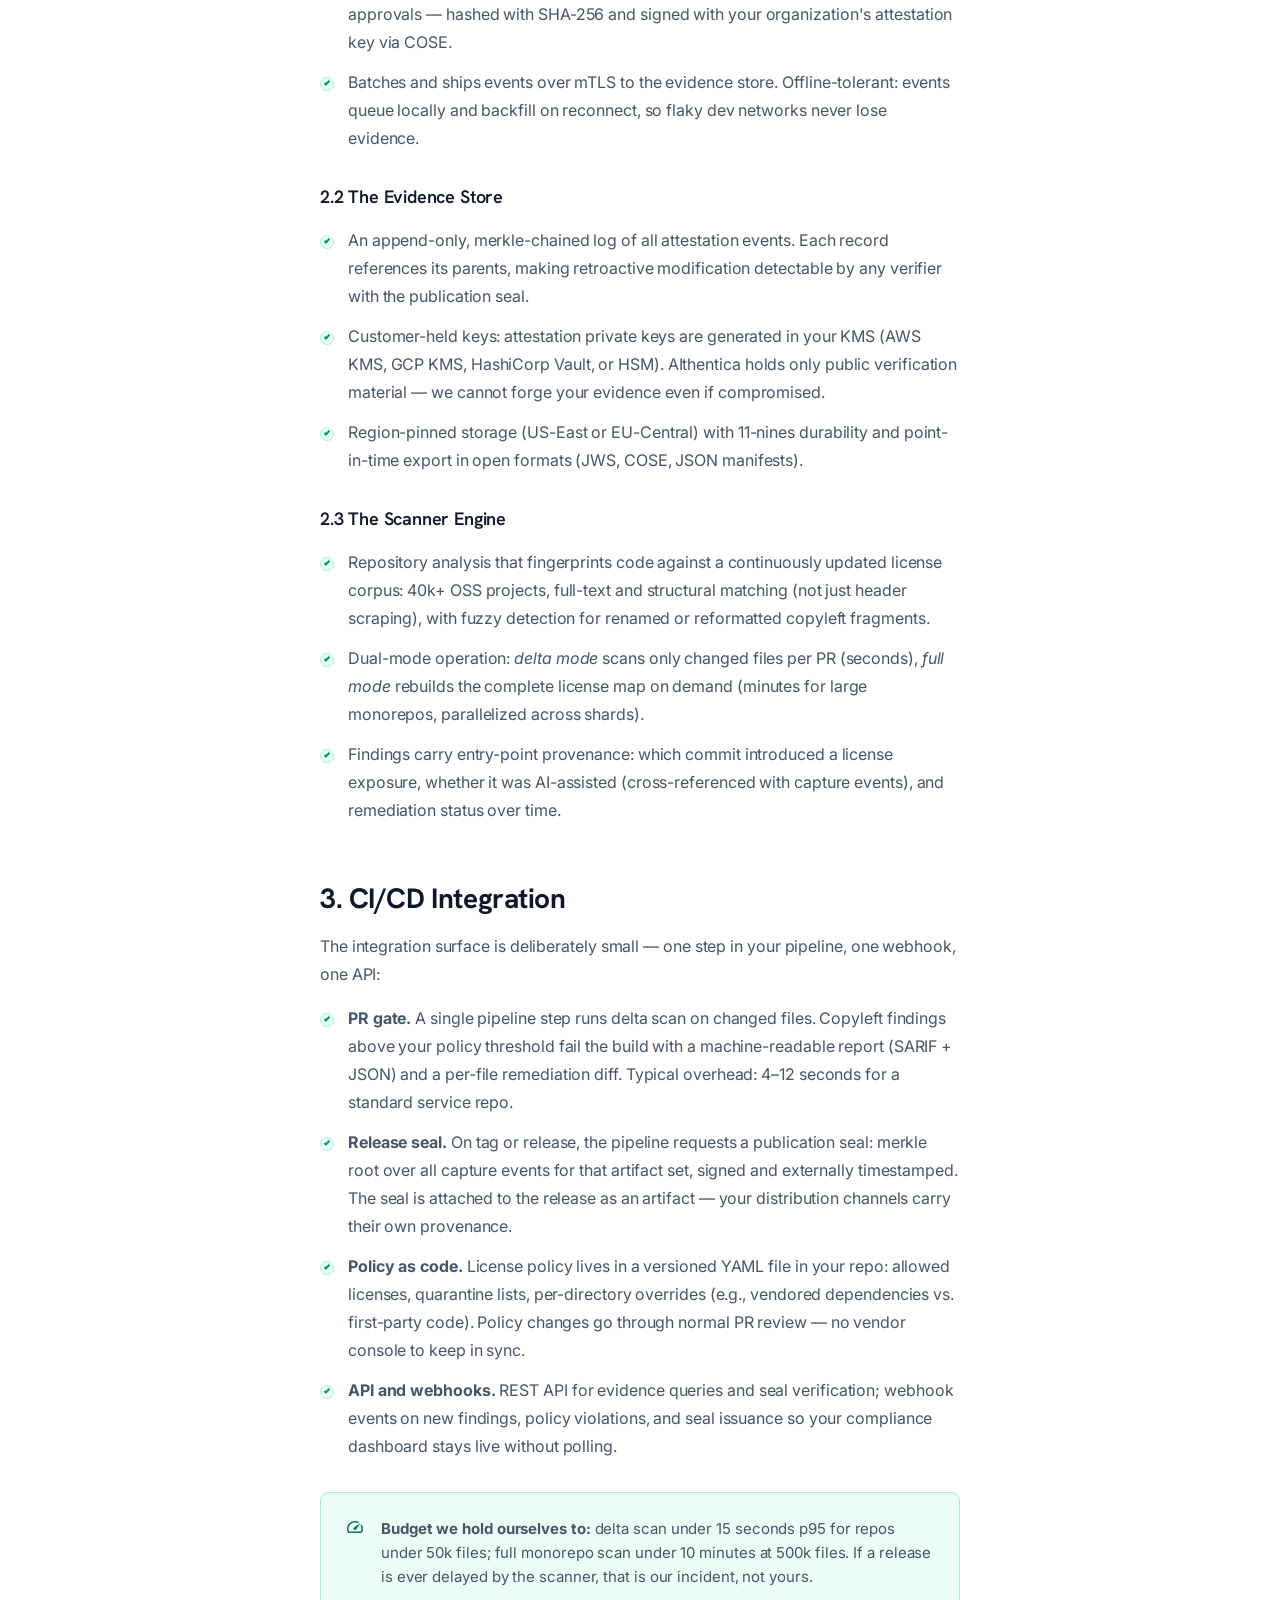
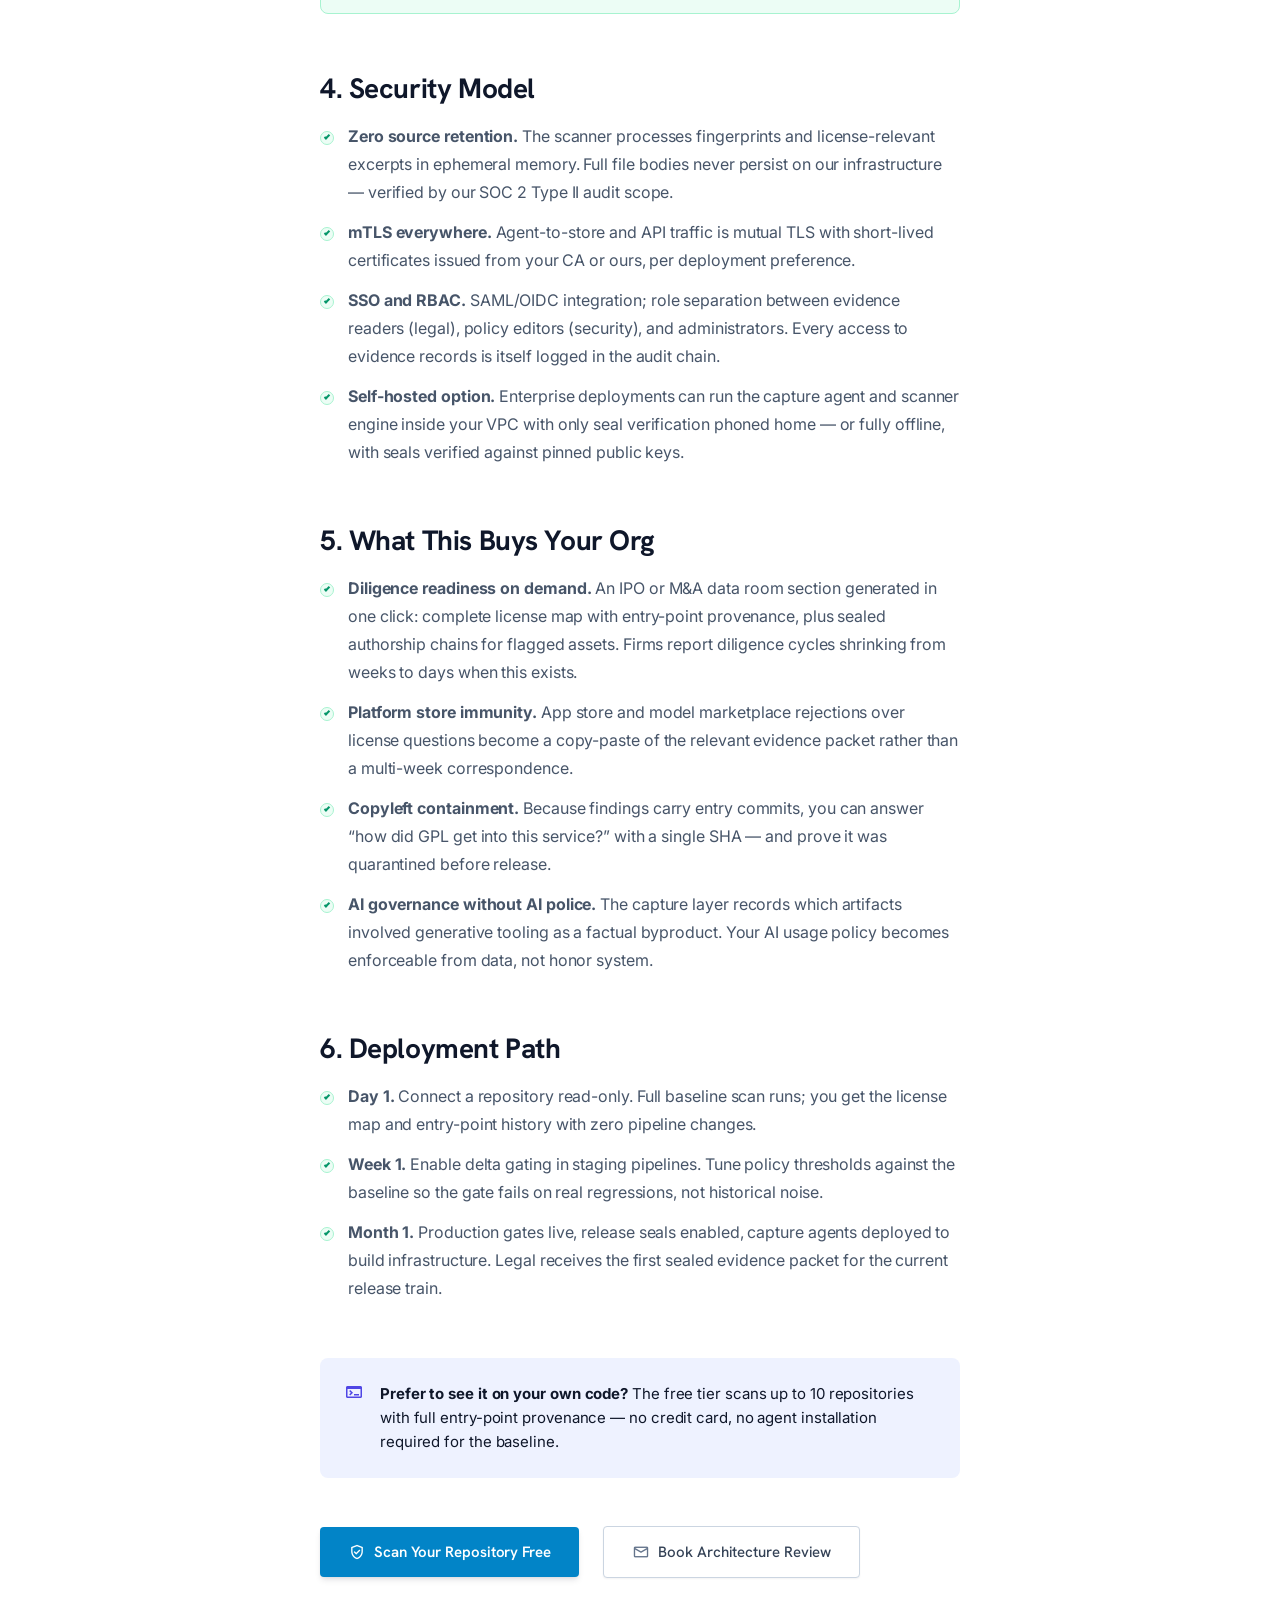
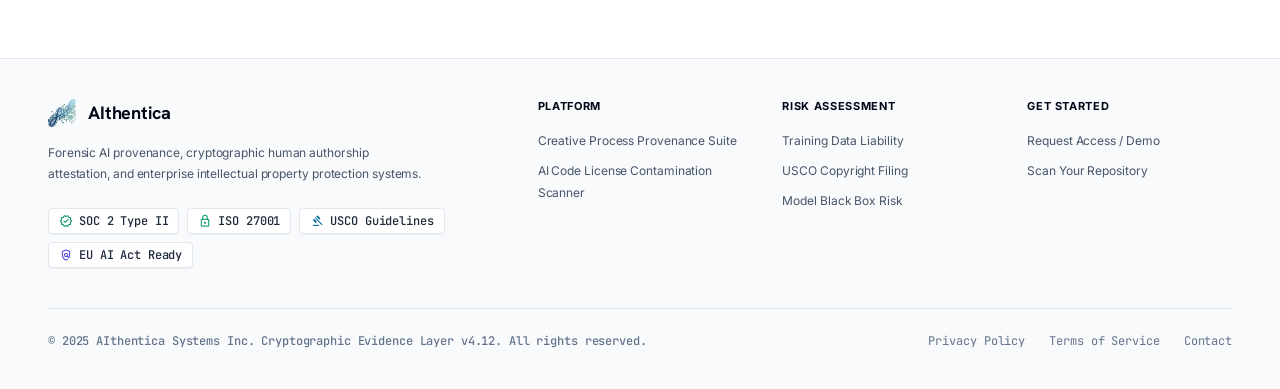
<file: developer-architecture.html>
<!doctype html>
<html lang="en">
    <head>
        <meta charset="UTF-8" />
        <meta name="viewport" content="width=device-width, initial-scale=1.0" />
        <title>Developer Architecture: Provenance & License Scanning | AIthentica</title>
        <meta name="description" content="Technical architecture for VP of Engineering and CTOs: how provenance capture and license contamination scanning integrate into CI/CD without slowing delivery." />
        <link rel="preconnect" href="https://fonts.googleapis.com" />
        <link rel="preconnect" href="https://fonts.gstatic.com" crossorigin />
        <link
            href="https://fonts.googleapis.com/css2?family=Hanken+Grotesk:wght@500;600;700&family=Inter:wght@400;500;600;700&family=JetBrains+Mono:wght@400;500;600&family=Space+Grotesk:wght@500;600&display=swap"
            rel="stylesheet"
        />
        <link
            href="https://fonts.googleapis.com/css2?family=Material+Symbols+Outlined:opsz,wght,FILL,GRAD@20..48,100..700,0..1,-50..200&display=swap"
            rel="stylesheet"
        />
        <link rel="apple-touch-icon" sizes="180x180" href="/img/apple-touch-icon.png">
        <link rel="icon" type="image/png" sizes="32x32" href="/img/favicon-32x32.png">
        <link rel="icon" type="image/png" sizes="16x16" href="/img/favicon-16x16.png">
        <link rel="manifest" href="/site.webmanifest">
        <link rel="stylesheet" href="assets/site.css" />
    </head>
    <body>
        <!-- ============ Header ============ -->
        <header class="site-header">
            <div class="notice-bar">
                <div class="notice-inner">
                    <div class="notice-left">
                        <span class="pulse-dot"></span>
                        <span class="t-caps notice-label"
                            >REGULATORY NOTICE</span
                        ><span class="t-body-sm notice-text"
                            >US Copyright Office issues 2025 AI Authorship
                            Guidance on human intellectual conception
                            requirements.</span
                        >
                    </div>
                    <a
                        class="t-mono notice-link"
                        href="https://www.copyright.gov/ai/Copyright-and-Artificial-Intelligence-Part-2-Copyrightability-Report.pdf"
                        target="_blank"
                        rel="noopener"
                    >
                        <span>VIEW COMPLIANCE BRIEF</span
                        ><span class="material-symbols-outlined" style="font-size: 14px"
                            >arrow_forward</span
                        >
                    </a>
                </div>
            </div>
            <div class="nav-row">
                <a class="brand" href="/">
                    <img
                        alt="AIthentica Logo"
                        class="brand-logo"
                        src="/img/logo.png"
                    />
                    <div class="brand-col">
                        <span class="brand-name">AIthentica</span>
                        <span class="brand-sub">Enterprise IP Provenance</span>
                    </div>
                </a>
                <nav class="main-nav" aria-label="Primary">
                    <a class="nav-link" href="/#problems">The Problem</a>
                    <div class="nav-item">
                        <button class="nav-btn" type="button">
                            <span>Solutions</span>
                            <span class="material-symbols-outlined"
                                >expand_more</span
                            >
                        </button>
                        <div class="dropdown">
                            <a href="/#solutions"
                                >Creative Process Provenance Suite</a
                            ><a href="/#solutions"
                                >AI Code License Contamination Scanner</a
                            >
                        </div>
                    </div>
                    <a class="nav-link" href="/#audience">Who It's For</a>
                </nav>
                <div class="nav-actions">
                    <a class="btn-ghost" href="/#subscribe"
                        >Scan Your Repository</a
                    ><a class="btn-primary-nav js-contact-cta" href="/#subscribe"
                        >Request Access / Demo</a
                </div>
            </div>
        </header>

        <main>
        <style>
            .doc-hero {
                position: relative;
                padding-top: calc(var(--header-h) + 4rem);
                padding-bottom: 3.5rem;
                border-bottom: 1px solid var(--slate-200);
                overflow: hidden;
            }

            .doc-hero::before {
                content: "";
                position: absolute;
                top: -160px;
                right: -120px;
                width: 520px;
                height: 520px;
                border-radius: 9999px;
                background: radial-gradient(
                    circle,
                    rgba(14, 165, 233, 0.08) 0%,
                    transparent 70%
                );
                pointer-events: none;
            }

            .doc-body {
                padding-top: 4rem;
                padding-bottom: 5rem;
            }

            .doc-col {
                max-width: 46rem;
            }

            .doc-section {
                margin-bottom: 3.5rem;
            }

            .doc-section h2 {
                font-family: var(--font-display);
                font-size: 28px;
                line-height: 36px;
                letter-spacing: -0.015em;
                font-weight: 700;
                color: var(--slate-900);
                margin-bottom: 1rem;
            }

            .doc-section h3 {
                font-family: var(--font-display);
                font-size: 18px;
                line-height: 26px;
                letter-spacing: -0.01em;
                font-weight: 600;
                color: var(--slate-900);
                margin-top: 2rem;
                margin-bottom: 0.75rem;
            }

            .doc-section p {
                font-size: 16px;
                line-height: 28px;
                color: var(--slate-600);
                margin-bottom: 1rem;
            }

            .doc-section ul {
                list-style: none;
                margin: 1rem 0;
                display: flex;
                flex-direction: column;
                gap: 0.75rem;
            }

            .doc-section ul li {
                position: relative;
                padding-left: 1.75rem;
                font-size: 16px;
                line-height: 28px;
                color: var(--slate-600);
            }

            .doc-section ul li::before {
                content: "";
                position: absolute;
                left: 0;
                top: 9px;
                width: 14px;
                height: 14px;
                border-radius: 9999px;
                background: var(--emerald-50);
                border: 1px solid var(--emerald-200);
            }

            .doc-section ul li::after {
                content: "";
                position: absolute;
                left: 4px;
                top: 13px;
                width: 6px;
                height: 3px;
                border-left: 2px solid var(--emerald-600);
                border-bottom: 2px solid var(--emerald-600);
                transform: rotate(-45deg);
            }

            .doc-callout {
                border-radius: 8px;
                padding: 1.5rem;
                margin: 2rem 0;
                display: flex;
                gap: 1rem;
                align-items: flex-start;
            }

            .doc-callout-sky {
                background: var(--sky-50);
                border: 1px solid var(--sky-200);
            }

            .doc-callout-emerald {
                background: var(--emerald-50);
                border: 1px solid var(--emerald-200);
            }

            .doc-callout-indigo {
                background: var(--indigo-50);
                border: 1px solid var(--indigo-200);
            }

            .doc-callout p {
                margin-bottom: 0;
                font-size: 15px;
                line-height: 24px;
            }

            .doc-meta {
                display: flex;
                flex-wrap: wrap;
                gap: 1.5rem;
                margin-top: 2rem;
                padding-top: 1.5rem;
                border-top: 1px solid var(--slate-200);
            }

            .doc-meta-item {
                display: flex;
                flex-direction: column;
                gap: 4px;
            }

            .doc-meta-label {
                font-family: var(--font-mono);
                font-size: 11px;
                line-height: 14px;
                letter-spacing: 0.04em;
                text-transform: uppercase;
                font-weight: 600;
                color: var(--slate-500);
            }

            .doc-meta-value {
                font-size: 14px;
                line-height: 20px;
                color: var(--slate-900);
                font-weight: 500;
            }

            .doc-cta {
                margin-top: 3rem;
                display: flex;
                align-items: center;
                gap: 1.5rem;
                flex-wrap: wrap;
            }
        </style>

            <!-- ============ Developer Architecture ============ -->
            <section class="doc-hero">
                <div class="wrap">
                    <div class="hero-badge" style="margin-bottom: 1.5rem">
                        <span class="dot"></span>
                        <span class="t-caps" style="color: var(--emerald-700)"
                            >Technical &middot; Architecture</span
                        >
                    </div>
                    <h1 class="t-display" style="max-width: 52rem">
                        Provenance as Infrastructure: An Architecture for
                        Engineers Who Ship With AI
                    </h1>
                    <p class="t-body-lg hero-sub" style="margin-top: 1.5rem; max-width: 52rem">
                        How the Provenance Suite and Contamination Scanner plug
                        into your existing CI/CD, VCS, and asset pipelines &mdash;
                        with zero workflow changes for developers and sub-minute
                        overhead per scan.
                    </p>
                </div>
            </section>

            <section class="doc-body">
                <div class="wrap doc-col">
                    <div class="doc-meta">
                        <div class="doc-meta-item">
                            <span class="doc-meta-label">Audience</span>
                            <span class="doc-meta-value"
                                >VP of Engineering &amp; CTOs</span
                            >
                        </div>
                        <div class="doc-meta-item">
                            <span class="doc-meta-label">Reading Time</span>
                            <span class="doc-meta-value">15 minutes</span>
                        </div>
                        <div class="doc-meta-item">
                            <span class="doc-meta-label">Stacks</span>
                            <span class="doc-meta-value"
                                >Git, GitHub/GitLab/Bitbucket, Any CI</span
                            >
                        </div>
                    </div>

                    <div class="doc-section">
                        <h2>1. The Problem in Engineering Terms</h2>
                        <p>
                            Your engineers now use generative AI across the
                            stack: code completion, whole-file generation, test
                            synthesis, documentation, and increasingly design
                            assets. Three engineering consequences follow that
                            most orgs discover during an IPO diligence call or a
                            platform store rejection:
                        </p>
                        <ul>
                            <li><strong>License contamination is now a supply-chain risk.</strong> Model output trained on permissively-licensed code can introduce copyleft fragments with no provenance trail. Once merged, the taint propagates through every downstream build &mdash; and most scanners only see the final tree, not when or how a license entered.</li>
                            <li><strong>Authorship is now an audit question.</strong> Under USCO guidance, your copyright position on AI-assisted code and creative output depends on documented human contribution. &ldquo;Our engineers wrote it&rdquo; is no longer a defensible evidentiary statement without the underlying record.</li>
                            <li><strong>Discovery is now routine.</strong> Counterparties in M&amp;A, platform reviewers, and plaintiffs' bars all ask the same three questions: which models touched this artifact, what was the human input, and what license constraints apply. Teams that answer from memory lose credibility; teams that answer from a fixed record do not.</li>
                        </ul>
                    </div>

                    <div class="doc-section">
                        <h2>2. System Overview</h2>
                        <p>
                            The platform is three components with one invariant:
                            <strong>evidence is generated as a byproduct of work
                            you already do</strong>. No developer installs a new
                            IDE plugin to remember to click &ldquo;attest.&rdquo;
                        </p>
                        <h3>2.1 The Capture Agent</h3>
                        <ul>
                            <li>A lightweight daemon (Go, single static binary, ~8MB) that watches VCS events and creative tooling hooks on build agents and developer machines.</li>
                            <li>Records origin events (first touch of an artifact), human edit diffs, and explicit approvals &mdash; hashed with SHA-256 and signed with your organization's attestation key via COSE.</li>
                            <li>Batches and ships events over mTLS to the evidence store. Offline-tolerant: events queue locally and backfill on reconnect, so flaky dev networks never lose evidence.</li>
                        </ul>
                        <h3>2.2 The Evidence Store</h3>
                        <ul>
                            <li>An append-only, merkle-chained log of all attestation events. Each record references its parents, making retroactive modification detectable by any verifier with the publication seal.</li>
                            <li>Customer-held keys: attestation private keys are generated in your KMS (AWS KMS, GCP KMS, HashiCorp Vault, or HSM). AIthentica holds only public verification material &mdash; we cannot forge your evidence even if compromised.</li>
                            <li>Region-pinned storage (US-East or EU-Central) with 11-nines durability and point-in-time export in open formats (JWS, COSE, JSON manifests).</li>
                        </ul>
                        <h3>2.3 The Scanner Engine</h3>
                        <ul>
                            <li>Repository analysis that fingerprints code against a continuously updated license corpus: 40k+ OSS projects, full-text and structural matching (not just header scraping), with fuzzy detection for renamed or reformatted copyleft fragments.</li>
                            <li>Dual-mode operation: <em>delta mode</em> scans only changed files per PR (seconds), <em>full mode</em> rebuilds the complete license map on demand (minutes for large monorepos, parallelized across shards).</li>
                            <li>Findings carry entry-point provenance: which commit introduced a license exposure, whether it was AI-assisted (cross-referenced with capture events), and remediation status over time.</li>
                        </ul>
                    </div>

                    <div class="doc-section">
                        <h2>3. CI/CD Integration</h2>
                        <p>
                            The integration surface is deliberately small &mdash;
                            one step in your pipeline, one webhook, one API:
                        </p>
                        <ul>
                            <li><strong>PR gate.</strong> A single pipeline step runs delta scan on changed files. Copyleft findings above your policy threshold fail the build with a machine-readable report (SARIF + JSON) and a per-file remediation diff. Typical overhead: 4&ndash;12 seconds for a standard service repo.</li>
                            <li><strong>Release seal.</strong> On tag or release, the pipeline requests a publication seal: merkle root over all capture events for that artifact set, signed and externally timestamped. The seal is attached to the release as an artifact &mdash; your distribution channels carry their own provenance.</li>
                            <li><strong>Policy as code.</strong> License policy lives in a versioned YAML file in your repo: allowed licenses, quarantine lists, per-directory overrides (e.g., vendored dependencies vs. first-party code). Policy changes go through normal PR review &mdash; no vendor console to keep in sync.</li>
                            <li><strong>API and webhooks.</strong> REST API for evidence queries and seal verification; webhook events on new findings, policy violations, and seal issuance so your compliance dashboard stays live without polling.</li>
                        </ul>
                        <div class="doc-callout doc-callout-emerald">
                            <span class="material-symbols-outlined" style="font-size: 20px; color: var(--emerald-700)">speed</span>
                            <p>
                                <strong>Budget we hold ourselves to:</strong>
                                delta scan under 15 seconds p95 for repos under
                                50k files; full monorepo scan under 10 minutes
                                at 500k files. If a release is ever delayed by
                                the scanner, that is our incident, not yours.
                            </p>
                        </div>
                    </div>

                    <div class="doc-section">
                        <h2>4. Security Model</h2>
                        <ul>
                            <li><strong>Zero source retention.</strong> The scanner processes fingerprints and license-relevant excerpts in ephemeral memory. Full file bodies never persist on our infrastructure &mdash; verified by our SOC 2 Type II audit scope.</li>
                            <li><strong>mTLS everywhere.</strong> Agent-to-store and API traffic is mutual TLS with short-lived certificates issued from your CA or ours, per deployment preference.</li>
                            <li><strong>SSO and RBAC.</strong> SAML/OIDC integration; role separation between evidence readers (legal), policy editors (security), and administrators. Every access to evidence records is itself logged in the audit chain.</li>
                            <li><strong>Self-hosted option.</strong> Enterprise deployments can run the capture agent and scanner engine inside your VPC with only seal verification phoned home &mdash; or fully offline, with seals verified against pinned public keys.</li>
                        </ul>
                    </div>

                    <div class="doc-section">
                        <h2>5. What This Buys Your Org</h2>
                        <ul>
                            <li><strong>Diligence readiness on demand.</strong> An IPO or M&amp;A data room section generated in one click: complete license map with entry-point provenance, plus sealed authorship chains for flagged assets. Firms report diligence cycles shrinking from weeks to days when this exists.</li>
                            <li><strong>Platform store immunity.</strong> App store and model marketplace rejections over license questions become a copy-paste of the relevant evidence packet rather than a multi-week correspondence.</li>
                            <li><strong>Copyleft containment.</strong> Because findings carry entry commits, you can answer &ldquo;how did GPL get into this service?&rdquo; with a single SHA &mdash; and prove it was quarantined before release.</li>
                            <li><strong>AI governance without AI police.</strong> The capture layer records which artifacts involved generative tooling as a factual byproduct. Your AI usage policy becomes enforceable from data, not honor system.</li>
                        </ul>
                    </div>

                    <div class="doc-section">
                        <h2>6. Deployment Path</h2>
                        <ul>
                            <li><strong>Day 1.</strong> Connect a repository read-only. Full baseline scan runs; you get the license map and entry-point history with zero pipeline changes.</li>
                            <li><strong>Week 1.</strong> Enable delta gating in staging pipelines. Tune policy thresholds against the baseline so the gate fails on real regressions, not historical noise.</li>
                            <li><strong>Month 1.</strong> Production gates live, release seals enabled, capture agents deployed to build infrastructure. Legal receives the first sealed evidence packet for the current release train.</li>
                        </ul>
                    </div>

                    <div class="doc-callout doc-callout-indigo">
                        <span class="material-symbols-outlined" style="font-size: 20px; color: var(--indigo-600)">terminal</span>
                        <p>
                            <strong>Prefer to see it on your own code?</strong>
                            The free tier scans up to 10 repositories with full
                            entry-point provenance &mdash; no credit card, no
                            agent installation required for the baseline.
                        </p>
                    </div>

                    <div class="doc-cta">
                        <a class="btn-hero-primary" href="/#subscribe">
                            <span class="material-symbols-outlined" style="font-size: 18px">verified_user</span>
                            <span>Scan Your Repository Free</span>
                        </a>
                        <button type="button" class="btn-hero-secondary" id="docContactBtn">
                            <span class="material-symbols-outlined" style="font-size: 18px; color: var(--slate-500)">mail</span>
                            <span>Book Architecture Review</span>
                        </button>
                    </div>
                </div>
            </section>
        </main>

        <!-- ============ Footer ============ -->
        <footer class="site-footer">
            <div class="wrap">
                <div class="footer-grid">
                    <div class="footer-brand-col">
                        <div class="footer-brand">
                            <img
                                alt="AIthentica Logo"
                                class="footer-logo"
                                src="/img/logo.png"
                            />
                            <span class="brand-name">AIthentica</span>
                        </div>
                        <p class="t-body-sm footer-desc">
                            Forensic AI provenance, cryptographic human
                            authorship attestation, and enterprise intellectual
                            property protection systems.
                        </p>
                        <div class="footer-badges">
                            <span class="footer-badge">
                                <span
                                    class="material-symbols-outlined"
                                    style="font-size: 14px; color: var(--emerald-600)"
                                    >verified</span
                                >
                                SOC 2 Type II
                            </span>
                            <span class="footer-badge">
                                <span
                                    class="material-symbols-outlined"
                                    style="font-size: 14px; color: var(--emerald-600)"
                                    >lock</span
                                >
                                ISO 27001
                            </span>
                            <span class="footer-badge">
                                <span
                                    class="material-symbols-outlined"
                                    style="font-size: 14px; color: var(--sky-700)"
                                    >gavel</span
                                >
                                USCO Guidelines
                            </span>
                            <span class="footer-badge">
                                <span
                                    class="material-symbols-outlined"
                                    style="font-size: 14px; color: var(--indigo-600)"
                                    >policy</span
                                >
                                EU AI Act Ready
                            </span>
                        </div>
                    </div>
                    <div class="footer-col">
                        <h4>Platform</h4>
                        <ul>
                            <li>
                                <a href="/#solutions"
                                    >Creative Process Provenance Suite</a
                                >
                            </li>
                            <li>
                                <a href="/#solutions"
                                    >AI Code License Contamination Scanner</a
                                >
                            </li>
                        </ul>
                    </div>
                    <div class="footer-col">
                        <h4>Risk Assessment</h4>
                        <ul>
                            <li>
                                <a href="/#problems"
                                    >Training Data Liability</a
                                >
                            </li>
                            <li>
                                <a href="/#problems"
                                    >USCO Copyright Filing</a
                                >
                            </li>
                            <li>
                                <a href="/#problems">Model Black Box Risk</a>
                            </li>
                        </ul>
                    </div>
                    <div class="footer-col">
                        <h4>Get Started</h4>
                        <ul>
                            <li>
                                <a class="js-contact-cta" href="/#subscribe"
                                    >Request Access / Demo</a
                                >
                            </li>
                            <li>
                                <a href="/#subscribe"
                                    >Scan Your Repository</a
                                >
                            </li>
                        </ul>
                    </div>
                </div>
                <div class="footer-bottom">
                    <p class="t-mono">
                        © 2025 AIthentica Systems Inc. Cryptographic Evidence
                        Layer v4.12. All rights reserved.
                    </p>
                    <div class="footer-bottom-links">
                        <a href="/privacy-policy">Privacy Policy</a>
                        <a href="/terms-of-service">Terms of Service</a>
                        <button
                            type="button"
                            class="footer-contact-btn"
                            id="contactOpenBtn"
                        >
                            Contact
                        </button>
                    </div>
                </div>
            </div>
        </footer>

        <!-- ============ Contact Modal (form lives in reusable iframe doc) ============ -->
        <div class="modal-overlay" id="contactModal" hidden>
            <div
                class="modal-dialog"
                role="dialog"
                aria-modal="true"
                aria-labelledby="contactModalTitle"
            >
                <div class="modal-head">
                    <h3 id="contactModalTitle" class="t-headline-sm">
                        Contact AIthentica
                    </h3>
                    <button
                        type="button"
                        class="modal-close"
                        id="contactCloseBtn"
                        aria-label="Close dialog"
                    >
                        <span class="material-symbols-outlined" style="font-size: 18px"
                            >close</span
                        >
                    </button>
                </div>
                <iframe
                    class="modal-frame"
                    id="contactFrame"
                    src="contact-form.html"
                    title="Contact form"
                ></iframe>
            </div>
        </div>

        <script>
            (function () {
                // ---- Contact modal (form in reusable iframe doc) ----
                var modal = document.getElementById("contactModal");
                var openBtn = document.getElementById("contactOpenBtn");
                var closeBtn = document.getElementById("contactCloseBtn");
                if (modal && openBtn && closeBtn) {
                    function openModal() {
                        modal.hidden = false;
                        document.body.style.overflow = "hidden";
                        closeBtn.focus();
                    }
                    function closeModal() {
                        modal.hidden = true;
                        document.body.style.overflow = "";
                        openBtn.focus();
                    }
                    openBtn.addEventListener("click", openModal);
                    document.querySelectorAll(".js-contact-cta").forEach(function (el) {
                        el.addEventListener("click", function (e) {
                            e.preventDefault();
                            openModal();
                        });
                    });
                    closeBtn.addEventListener("click", closeModal);
                    modal.addEventListener("click", function (e) {
                        if (e.target === modal) closeModal();
                    });
                    document.addEventListener("keydown", function (e) {
                        if (e.key === "Escape" && !modal.hidden) closeModal();
                    });
                }
            })();
        </script>
    
        <script>
            (function () {
                var b = document.getElementById("docContactBtn");
                var openBtn = document.getElementById("contactOpenBtn");
                if (b && openBtn) b.addEventListener("click", function () { openBtn.click(); });
            })();
        </script>
    </body>
</html>
</file>
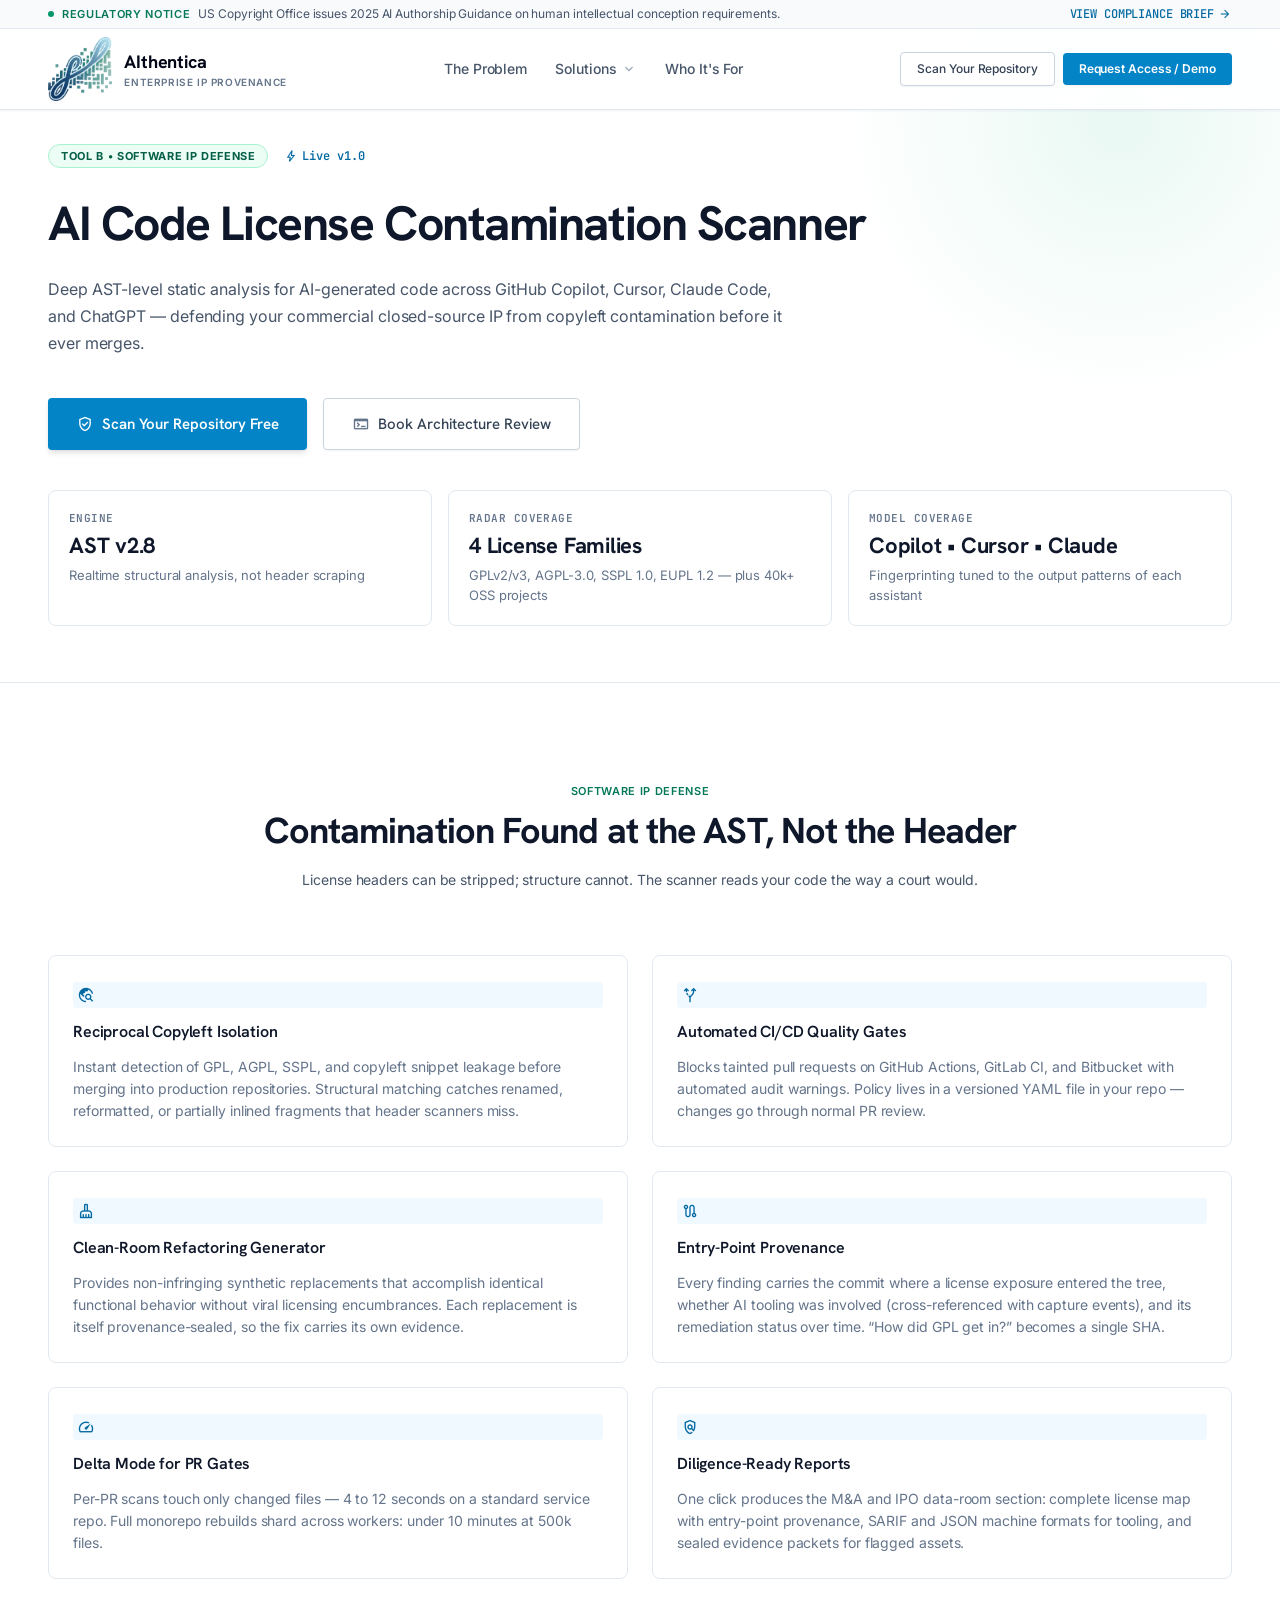
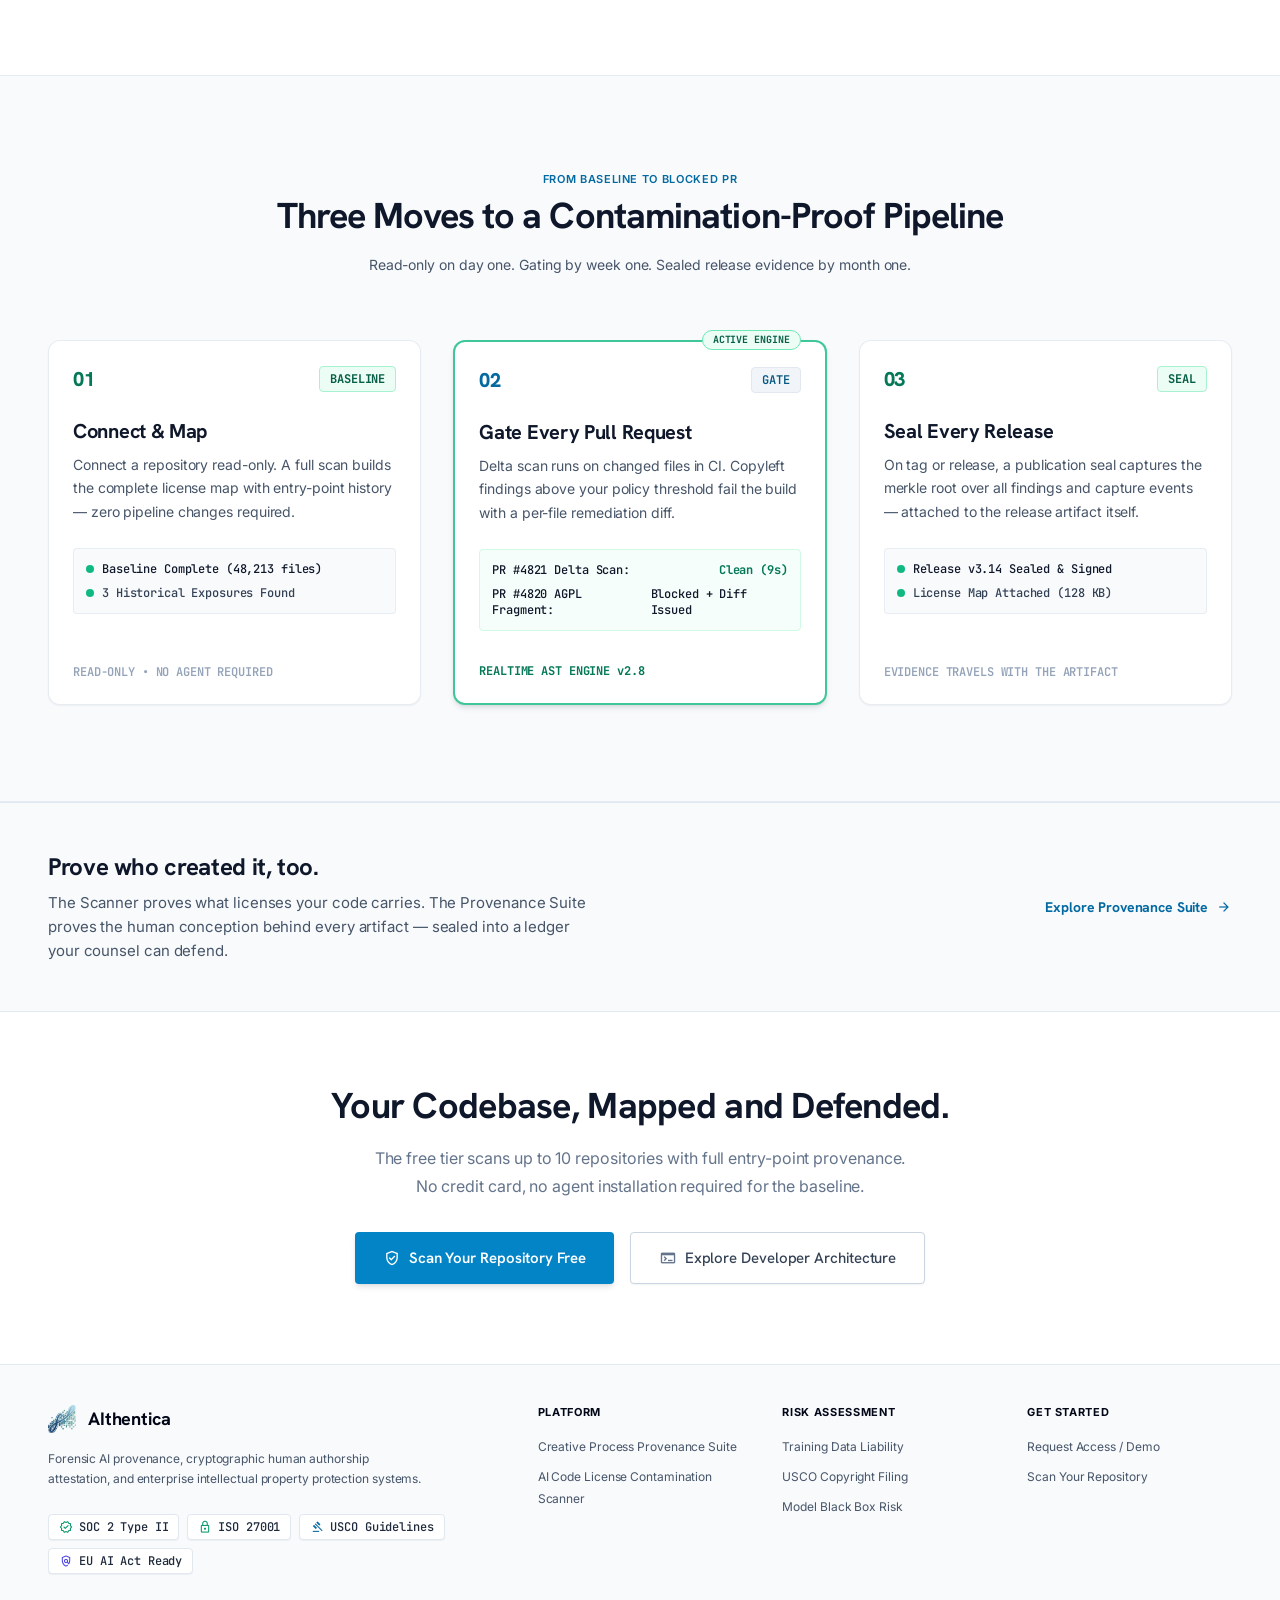
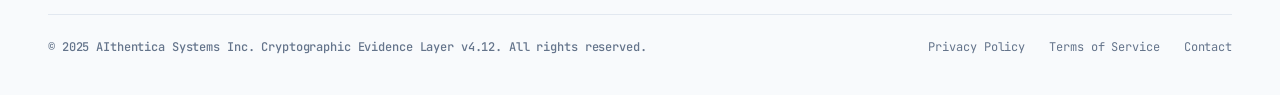
<file: license-scanner.html>
<!doctype html>
<html lang="en">
    <head>
        <meta charset="UTF-8" />
        <meta name="viewport" content="width=device-width, initial-scale=1.0" />
        <title>AI Code License Contamination Scanner | AIthentica</title>
        <meta name="description" content="AST-level static analysis that detects GPL, AGPL, SSPL, and copyleft contamination in AI-generated code before it merges, with CI/CD gates and clean-room refactoring." />
        <link rel="preconnect" href="https://fonts.googleapis.com" />
        <link rel="preconnect" href="https://fonts.gstatic.com" crossorigin />
        <link
            href="https://fonts.googleapis.com/css2?family=Hanken+Grotesk:wght@500;600;700&family=Inter:wght@400;500;600;700&family=JetBrains+Mono:wght@400;500;600&family=Space+Grotesk:wght@500;600&display=swap"
            rel="stylesheet"
        />
        <link
            href="https://fonts.googleapis.com/css2?family=Material+Symbols+Outlined:opsz,wght,FILL,GRAD@20..48,100..700,0..1,-50..200&display=swap"
            rel="stylesheet"
        />
        <link rel="apple-touch-icon" sizes="180x180" href="/img/apple-touch-icon.png">
        <link rel="icon" type="image/png" sizes="32x32" href="/img/favicon-32x32.png">
        <link rel="icon" type="image/png" sizes="16x16" href="/img/favicon-16x16.png">
        <link rel="manifest" href="/site.webmanifest">
        <link rel="stylesheet" href="assets/site.css" />
    </head>
    <body>
        <!-- ============ Header ============ -->
        <header class="site-header">
            <div class="notice-bar">
                <div class="notice-inner">
                    <div class="notice-left">
                        <span class="pulse-dot"></span>
                        <span class="t-caps notice-label"
                            >REGULATORY NOTICE</span
                        ><span class="t-body-sm notice-text"
                            >US Copyright Office issues 2025 AI Authorship
                            Guidance on human intellectual conception
                            requirements.</span
                        >
                    </div>
                    <a
                        class="t-mono notice-link"
                        href="https://www.copyright.gov/ai/Copyright-and-Artificial-Intelligence-Part-2-Copyrightability-Report.pdf"
                        target="_blank"
                        rel="noopener"
                    >
                        <span>VIEW COMPLIANCE BRIEF</span
                        ><span class="material-symbols-outlined" style="font-size: 14px"
                            >arrow_forward</span
                        >
                    </a>
                </div>
            </div>
            <div class="nav-row">
                <a class="brand" href="/">
                    <img
                        alt="AIthentica Logo"
                        class="brand-logo"
                        src="/img/logo.png"
                    />
                    <div class="brand-col">
                        <span class="brand-name">AIthentica</span>
                        <span class="brand-sub">Enterprise IP Provenance</span>
                    </div>
                </a>
                <nav class="main-nav" aria-label="Primary">
                    <a class="nav-link" href="/#problems">The Problem</a>
                    <div class="nav-item">
                        <button class="nav-btn" type="button">
                            <span>Solutions</span>
                            <span class="material-symbols-outlined"
                                >expand_more</span
                            >
                        </button>
                        <div class="dropdown">
                            <a href="/provenance-suite"
                                >Creative Process Provenance Suite</a
                            ><a href="/license-scanner"
                                >AI Code License Contamination Scanner</a
                            >
                        </div>
                    </div>
                    <a class="nav-link" href="/#audience">Who It's For</a>
                </nav>
                <div class="nav-actions">
                    <a class="btn-ghost" href="/#subscribe"
                        >Scan Your Repository</a
                    ><a class="btn-primary-nav js-contact-cta" href="/#subscribe"
                        >Request Access / Demo</a
                </div>
            </div>
        </header>

        <main>
        <style>
            .product-hero {
                position: relative;
                padding-top: calc(var(--header-h) + 4rem);
                padding-bottom: 3.5rem;
                border-bottom: 1px solid var(--slate-200);
                overflow: hidden;
            }

            .product-hero::before {
                content: "";
                position: absolute;
                top: -160px;
                right: -120px;
                width: 560px;
                height: 560px;
                border-radius: 9999px;
                background: radial-gradient(
                    circle,
                    var(--product-glow) 0%,
                    transparent 70%
                );
                pointer-events: none;
            }

            .product-hero-sky {
                --product-glow: rgba(14, 165, 233, 0.09);
            }

            .product-hero-emerald {
                --product-glow: rgba(16, 185, 129, 0.09);
            }

            .product-chip-row {
                display: flex;
                align-items: center;
                gap: 1rem;
                flex-wrap: wrap;
                margin-bottom: 1.75rem;
            }

            .product-specs {
                display: grid;
                grid-template-columns: 1fr;
                gap: 1rem;
                margin-top: 2.5rem;
            }

            @media (min-width: 768px) {
                .product-specs {
                    grid-template-columns: repeat(3, 1fr);
                }
            }

            .spec-card {
                background: #ffffff;
                border: 1px solid var(--slate-200);
                border-radius: 8px;
                padding: 1.25rem;
            }

            .spec-label {
                font-family: var(--font-mono);
                font-size: 11px;
                line-height: 14px;
                letter-spacing: 0.04em;
                text-transform: uppercase;
                font-weight: 600;
                color: var(--slate-500);
                margin-bottom: 6px;
            }

            .spec-value {
                font-family: var(--font-display);
                font-size: 22px;
                line-height: 30px;
                letter-spacing: -0.01em;
                font-weight: 700;
                color: var(--slate-900);
            }

            .spec-sub {
                font-size: 13px;
                line-height: 20px;
                color: var(--slate-500);
                margin-top: 4px;
            }

            .product-cta-row {
                display: flex;
                gap: 1rem;
                flex-wrap: wrap;
                margin-top: 2.5rem;
            }

            .feature-grid {
                display: grid;
                grid-template-columns: 1fr;
                gap: 1.5rem;
            }

            @media (min-width: 1024px) {
                .feature-grid {
                    grid-template-columns: repeat(2, 1fr);
                }
            }

            .feature-tile {
                background: #ffffff;
                border: 1px solid var(--slate-200);
                border-radius: 8px;
                padding: 1.5rem;
                display: flex;
                flex-direction: column;
                gap: 0.75rem;
            }

            .feature-tile h4 {
                font-family: var(--font-display);
                font-size: 16px;
                line-height: 24px;
                letter-spacing: -0.01em;
                font-weight: 600;
                color: var(--slate-900);
            }

            .feature-tile p {
                font-size: 14px;
                line-height: 22px;
                color: var(--slate-500);
            }

            .cross-link-band {
                border-top: 1px solid var(--slate-200);
                border-bottom: 1px solid var(--slate-200);
                background: var(--slate-50);
                padding: 3rem 0;
            }

            .cross-link-inner {
                display: flex;
                align-items: center;
                justify-content: space-between;
                gap: 1.5rem;
                flex-wrap: wrap;
            }

            .cross-link-inner h3 {
                font-family: var(--font-display);
                font-size: 24px;
                line-height: 32px;
                letter-spacing: -0.015em;
                font-weight: 700;
                color: var(--slate-900);
            }

            .cross-link-inner p {
                font-size: 15px;
                line-height: 24px;
                color: var(--slate-600);
                max-width: 34rem;
                margin-top: 0.5rem;
            }

            .product-footer-cta {
                padding: 4.5rem 0 5rem;
                text-align: center;
            }

            .product-footer-cta h2 {
                font-family: var(--font-display);
                font-size: 36px;
                line-height: 44px;
                letter-spacing: -0.02em;
                font-weight: 700;
                color: var(--slate-900);
                max-width: 40rem;
                margin: 0 auto 1rem;
            }

            .product-footer-cta p {
                font-size: 16px;
                line-height: 28px;
                color: var(--slate-500);
                max-width: 34rem;
                margin: 0 auto 2rem;
            }

            .product-footer-cta .product-cta-row {
                justify-content: center;
                margin-top: 0;
            }
        </style>

            <!-- ============ Product Hero ============ -->
            <section class="product-hero product-hero-emerald">
                <div class="wrap">
                    <div class="product-chip-row">
                        <span class="tool-chip-emerald"
                            >Tool B &bull; Software IP Defense</span
                        ><span class="t-mono tool-live-sky"
                            ><span
                                class="material-symbols-outlined"
                                style="font-size: 14px"
                                >bolt</span
                            >
                            Live v1.0</span
                        >
                    </div>
                    <h1 class="t-display" style="max-width: 52rem">
                        AI Code License Contamination Scanner
                    </h1>
                    <p class="t-body-lg hero-sub" style="margin-top: 1.5rem; max-width: 46rem">
                        Deep AST-level static analysis for AI-generated code
                        across GitHub Copilot, Cursor, Claude Code, and ChatGPT
                        &mdash; defending your commercial closed-source IP from
                        copyleft contamination before it ever merges.
                    </p>
                    <div class="product-cta-row">
                        <a
                            class="btn-hero-primary"
                            href="/#subscribe"
                        >
                            <span
                                class="material-symbols-outlined"
                                style="font-size: 18px"
                                >verified_user</span
                            ><span>Scan Your Repository Free</span>
                        </a>
                        <button type="button" class="btn-hero-secondary" id="docContactBtn">
                            <span
                                class="material-symbols-outlined"
                                style="font-size: 18px; color: var(--slate-500)"
                                >terminal</span
                            ><span>Book Architecture Review</span>
                        </button>
                    </div>
                    <div class="product-specs">
                        <div class="spec-card">
                            <div class="spec-label">Engine</div>
                            <div class="spec-value">AST v2.8</div>
                            <div class="spec-sub"
                                >Realtime structural analysis, not header scraping</div
                            >
                        </div>
                        <div class="spec-card">
                            <div class="spec-label">Radar Coverage</div>
                            <div class="spec-value">4 License Families</div>
                            <div class="spec-sub"
                                >GPLv2/v3, AGPL-3.0, SSPL 1.0, EUPL 1.2 &mdash; plus 40k+ OSS projects</div
                            >
                        </div>
                        <div class="spec-card">
                            <div class="spec-label">Model Coverage</div>
                            <div class="spec-value">Copilot &bull; Cursor &bull; Claude</div>
                            <div class="spec-sub"
                                >Fingerprinting tuned to the output patterns of each assistant</div
                            >
                        </div>
                    </div>
                </div>
            </section>

            <!-- ============ Feature Grid ============ -->
            <section class="section">
                <div class="wrap">
                    <div class="section-head-center">
                        <span class="t-caps eyebrow-emerald"
                            >Software IP Defense</span
                        ><h2 class="t-headline-xl">
                            Contamination Found at the AST, Not the Header
                        </h2>
                        <p class="t-body-md">
                            License headers can be stripped; structure cannot.
                            The scanner reads your code the way a court would.
                        </p>
                    </div>
                    <div class="feature-grid">
                        <div class="feature-tile">
                            <div class="feature-icon feature-icon-sky">
                                <span
                                    class="material-symbols-outlined"
                                    style="font-size: 18px; display: block"
                                    >travel_explore</span
                                >
                            </div>
                            <h4>Reciprocal Copyleft Isolation</h4>
                            <p>Instant detection of GPL, AGPL, SSPL, and copyleft snippet leakage before merging into production repositories. Structural matching catches renamed, reformatted, or partially inlined fragments that header scanners miss.</p>
                        </div>
                        <div class="feature-tile">
                            <div class="feature-icon feature-icon-sky">
                                <span
                                    class="material-symbols-outlined"
                                    style="font-size: 18px; display: block"
                                    >alt_route</span
                                >
                            </div>
                            <h4>Automated CI/CD Quality Gates</h4>
                            <p>Blocks tainted pull requests on GitHub Actions, GitLab CI, and Bitbucket with automated audit warnings. Policy lives in a versioned YAML file in your repo &mdash; changes go through normal PR review.</p>
                        </div>
                        <div class="feature-tile">
                            <div class="feature-icon feature-icon-sky">
                                <span
                                    class="material-symbols-outlined"
                                    style="font-size: 18px; display: block"
                                    >cleaning_services</span
                                >
                            </div>
                            <h4>Clean-Room Refactoring Generator</h4>
                            <p>Provides non-infringing synthetic replacements that accomplish identical functional behavior without viral licensing encumbrances. Each replacement is itself provenance-sealed, so the fix carries its own evidence.</p>
                        </div>
                        <div class="feature-tile">
                            <div class="feature-icon feature-icon-sky">
                                <span
                                    class="material-symbols-outlined"
                                    style="font-size: 18px; display: block"
                                    >route</span
                                >
                            </div>
                            <h4>Entry-Point Provenance</h4>
                            <p>Every finding carries the commit where a license exposure entered the tree, whether AI tooling was involved (cross-referenced with capture events), and its remediation status over time. “How did GPL get in?” becomes a single SHA.</p>
                        </div>
                        <div class="feature-tile">
                            <div class="feature-icon feature-icon-sky">
                                <span
                                    class="material-symbols-outlined"
                                    style="font-size: 18px; display: block"
                                    >speed</span
                                >
                            </div>
                            <h4>Delta Mode for PR Gates</h4>
                            <p>Per-PR scans touch only changed files &mdash; 4 to 12 seconds on a standard service repo. Full monorepo rebuilds shard across workers: under 10 minutes at 500k files.</p>
                        </div>
                        <div class="feature-tile">
                            <div class="feature-icon feature-icon-sky">
                                <span
                                    class="material-symbols-outlined"
                                    style="font-size: 18px; display: block"
                                    >policy</span
                                >
                            </div>
                            <h4>Diligence-Ready Reports</h4>
                            <p>One click produces the M&amp;A and IPO data-room section: complete license map with entry-point provenance, SARIF and JSON machine formats for tooling, and sealed evidence packets for flagged assets.</p>
                        </div>
                    </div>
                </div>
            </section>

            <!-- ============ Pipeline Steps ============ -->
            <section class="section section-alt">
                <div class="wrap">
                    <div class="section-head-center">
                        <span class="t-caps eyebrow"
                            >From Baseline to Blocked PR</span
                        ><h2 class="t-headline-xl">
                            Three Moves to a Contamination-Proof Pipeline
                        </h2>
                        <p class="t-body-md">
                            Read-only on day one. Gating by week one. Sealed
                            release evidence by month one.
                        </p>
                    </div>
                    <div class="steps-grid">
                        <!-- Step 1 -->
                        <div class="step-card">
                            <div>
                                <div class="step-head">
                                    <span class="step-num-emerald">01</span>
                                    <span class="step-chip step-chip-emerald"
                                        >BASELINE</span
                                    >
                                </div>
                                <h3>Connect &amp; Map</h3>
                                <p class="t-body-md">
                                    Connect a repository read-only. A full scan
                                    builds the complete license map with
                                    entry-point history &mdash; zero pipeline
                                    changes required.
                                </p>
                                <div class="step-well t-mono">
                                    <div class="well-row">
                                        <span class="well-dot"></span>
                                        <span
                                            >Baseline Complete (48,213 files)</span
                                        >
                                    </div>
                                    <div class="well-row-muted">
                                        <span class="well-dot"></span>
                                        <span
                                            >3 Historical Exposures Found</span
                                        >
                                    </div>
                                </div>
                            </div>
                            <div class="t-mono step-foot-muted">
                                READ-ONLY &bull; NO AGENT REQUIRED
                            </div>
                        </div>
                        <!-- Step 2 -->
                        <div class="step-card step-card-active">
                            <span class="step-badge-active"
                                >Active Engine</span>
                            <div>
                                <div class="step-head">
                                    <span class="step-num-sky">02</span>
                                    <span class="step-chip" style="color: var(--sky-800)"
                                        >GATE</span
                                    >
                                </div>
                                <h3>Gate Every Pull Request</h3>
                                <p class="t-body-md">
                                    Delta scan runs on changed files in CI.
                                    Copyleft findings above your policy
                                    threshold fail the build with a per-file
                                    remediation diff.
                                </p>
                                <div class="step-well step-well-emerald t-mono">
                                    <div class="well-row-between">
                                        <span class="left"
                                            >PR #4821 Delta Scan:</span
                                        ><span class="well-val-emerald"
                                            >Clean (9s)</span
                                        >
                                    </div>
                                    <div class="well-row-between">
                                        <span class="left"
                                            >PR #4820 AGPL Fragment:</span
                                        ><span class="well-val-rose"
                                            >Blocked + Diff Issued</span
                                        >
                                    </div>
                                </div>
                            </div>
                            <div class="t-mono step-foot-emerald">
                                REALTIME AST ENGINE v2.8
                            </div>
                        </div>
                        <!-- Step 3 -->
                        <div class="step-card">
                            <div>
                                <div class="step-head">
                                    <span class="step-num-emerald">03</span>
                                    <span class="step-chip step-chip-emerald"
                                        >SEAL</span
                                    >
                                </div>
                                <h3>Seal Every Release</h3>
                                <p class="t-body-md">
                                    On tag or release, a publication seal
                                    captures the merkle root over all findings
                                    and capture events &mdash; attached to the
                                    release artifact itself.
                                </p>
                                <div class="step-well t-mono">
                                    <div class="well-row">
                                        <span class="well-dot"></span>
                                        <span
                                            >Release v3.14 Sealed &amp; Signed</span
                                        >
                                    </div>
                                    <div class="well-row-muted">
                                        <span class="well-dot"></span>
                                        <span
                                            >License Map Attached (128 KB)</span
                                        >
                                    </div>
                                </div>
                            </div>
                            <div class="t-mono step-foot-muted">
                                EVIDENCE TRAVELS WITH THE ARTIFACT
                            </div>
                        </div>
                    </div>
                </div>
            </section>

            <!-- ============ Cross-link to Provenance Suite ============ -->
            <section class="cross-link-band">
                <div class="wrap cross-link-inner">
                    <div>
                        <h3>Prove who created it, too.</h3>
                        <p>
                            The Scanner proves what licenses your code carries.
                            The Provenance Suite proves the human conception
                            behind every artifact &mdash; sealed into a ledger
                            your counsel can defend.
                        </p>
                    </div>
                    <a class="link-arrow" href="/provenance-suite">
                        <span>Explore Provenance Suite</span>
                        <span
                            class="material-symbols-outlined"
                            style="font-size: 16px"
                            >arrow_forward</span
                        >
                    </a>
                </div>
            </section>

            <!-- ============ Final CTA ============ -->
            <section class="product-footer-cta">
                <div class="wrap">
                    <h2>Your Codebase, Mapped and Defended.</h2>
                    <p>
                        The free tier scans up to 10 repositories with full
                        entry-point provenance. No credit card, no agent
                        installation required for the baseline.
                    </p>
                    <div class="product-cta-row">
                        <a
                            class="btn-hero-primary"
                            href="/#subscribe"
                        >
                            <span
                                class="material-symbols-outlined"
                                style="font-size: 18px"
                                >verified_user</span
                            ><span>Scan Your Repository Free</span>
                        </a>
                        <a class="btn-hero-secondary" href="/developer-architecture">
                            <span
                                class="material-symbols-outlined"
                                style="font-size: 18px; color: var(--slate-500)"
                                >terminal</span
                            ><span>Explore Developer Architecture</span>
                        </a>
                    </div>
                </div>
            </section>
        </main>

        <!-- ============ Footer ============ -->
        <footer class="site-footer">
            <div class="wrap">
                <div class="footer-grid">
                    <div class="footer-brand-col">
                        <div class="footer-brand">
                            <img
                                alt="AIthentica Logo"
                                class="footer-logo"
                                src="/img/logo.png"
                            />
                            <span class="brand-name">AIthentica</span>
                        </div>
                        <p class="t-body-sm footer-desc">
                            Forensic AI provenance, cryptographic human
                            authorship attestation, and enterprise intellectual
                            property protection systems.
                        </p>
                        <div class="footer-badges">
                            <span class="footer-badge">
                                <span
                                    class="material-symbols-outlined"
                                    style="font-size: 14px; color: var(--emerald-600)"
                                    >verified</span
                                >
                                SOC 2 Type II
                            </span>
                            <span class="footer-badge">
                                <span
                                    class="material-symbols-outlined"
                                    style="font-size: 14px; color: var(--emerald-600)"
                                    >lock</span
                                >
                                ISO 27001
                            </span>
                            <span class="footer-badge">
                                <span
                                    class="material-symbols-outlined"
                                    style="font-size: 14px; color: var(--sky-700)"
                                    >gavel</span
                                >
                                USCO Guidelines
                            </span>
                            <span class="footer-badge">
                                <span
                                    class="material-symbols-outlined"
                                    style="font-size: 14px; color: var(--indigo-600)"
                                    >policy</span
                                >
                                EU AI Act Ready
                            </span>
                        </div>
                    </div>
                    <div class="footer-col">
                        <h4>Platform</h4>
                        <ul>
                            <li>
                                <a href="/provenance-suite"
                                    >Creative Process Provenance Suite</a
                                >
                            </li>
                            <li>
                                <a href="/license-scanner"
                                    >AI Code License Contamination Scanner</a
                                >
                            </li>
                        </ul>
                    </div>
                    <div class="footer-col">
                        <h4>Risk Assessment</h4>
                        <ul>
                            <li>
                                <a href="/#problems"
                                    >Training Data Liability</a
                                >
                            </li>
                            <li>
                                <a href="/#problems"
                                    >USCO Copyright Filing</a
                                >
                            </li>
                            <li>
                                <a href="/#problems">Model Black Box Risk</a>
                            </li>
                        </ul>
                    </div>
                    <div class="footer-col">
                        <h4>Get Started</h4>
                        <ul>
                            <li>
                                <a class="js-contact-cta" href="/#subscribe"
                                    >Request Access / Demo</a
                                >
                            </li>
                            <li>
                                <a href="/#subscribe"
                                    >Scan Your Repository</a
                                >
                            </li>
                        </ul>
                    </div>
                </div>
                <div class="footer-bottom">
                    <p class="t-mono">
                        © 2025 AIthentica Systems Inc. Cryptographic Evidence
                        Layer v4.12. All rights reserved.
                    </p>
                    <div class="footer-bottom-links">
                        <a href="/privacy-policy">Privacy Policy</a>
                        <a href="/terms-of-service">Terms of Service</a>
                        <button
                            type="button"
                            class="footer-contact-btn"
                            id="contactOpenBtn"
                        >
                            Contact
                        </button>
                    </div>
                </div>
            </div>
        </footer>

        <!-- ============ Contact Modal (form lives in reusable iframe doc) ============ -->
        <div class="modal-overlay" id="contactModal" hidden>
            <div
                class="modal-dialog"
                role="dialog"
                aria-modal="true"
                aria-labelledby="contactModalTitle"
            >
                <div class="modal-head">
                    <h3 id="contactModalTitle" class="t-headline-sm">
                        Contact AIthentica
                    </h3>
                    <button
                        type="button"
                        class="modal-close"
                        id="contactCloseBtn"
                        aria-label="Close dialog"
                    >
                        <span class="material-symbols-outlined" style="font-size: 18px"
                            >close</span
                        >
                    </button>
                </div>
                <iframe
                    class="modal-frame"
                    id="contactFrame"
                    src="contact-form.html"
                    title="Contact form"
                ></iframe>
            </div>
        </div>

        <script>
            (function () {
                // ---- Contact modal (form in reusable iframe doc) ----
                var modal = document.getElementById("contactModal");
                var openBtn = document.getElementById("contactOpenBtn");
                var closeBtn = document.getElementById("contactCloseBtn");
                if (modal && openBtn && closeBtn) {
                    function openModal() {
                        modal.hidden = false;
                        document.body.style.overflow = "hidden";
                        closeBtn.focus();
                    }
                    function closeModal() {
                        modal.hidden = true;
                        document.body.style.overflow = "";
                        openBtn.focus();
                    }
                    openBtn.addEventListener("click", openModal);
                    document.querySelectorAll(".js-contact-cta").forEach(function (el) {
                        el.addEventListener("click", function (e) {
                            e.preventDefault();
                            openModal();
                        });
                    });
                    closeBtn.addEventListener("click", closeModal);
                    modal.addEventListener("click", function (e) {
                        if (e.target === modal) closeModal();
                    });
                    document.addEventListener("keydown", function (e) {
                        if (e.key === "Escape" && !modal.hidden) closeModal();
                    });
                }
                var b = document.getElementById("docContactBtn");
                var ob2 = document.getElementById("contactOpenBtn");
                if (b && ob2) b.addEventListener("click", function () { ob2.click(); });
            })();
        </script>
    </body>
</html>
</file>
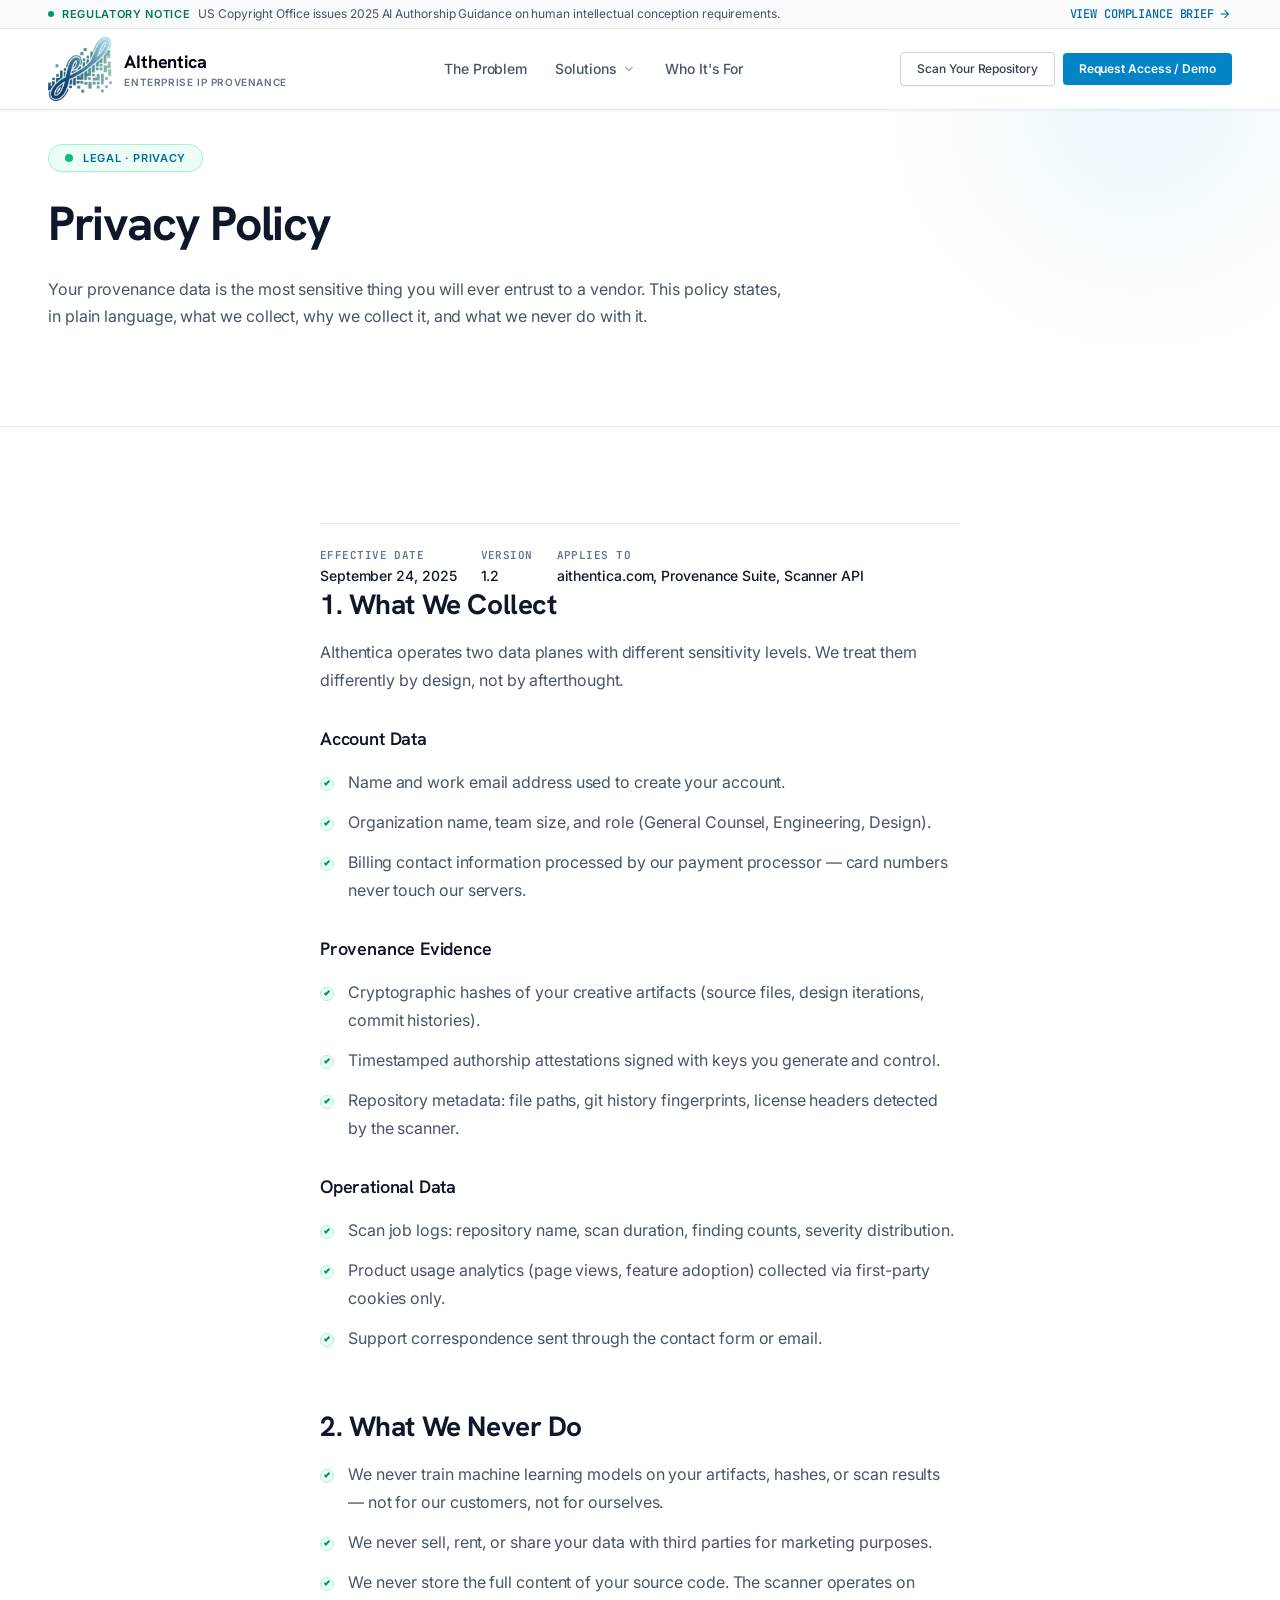
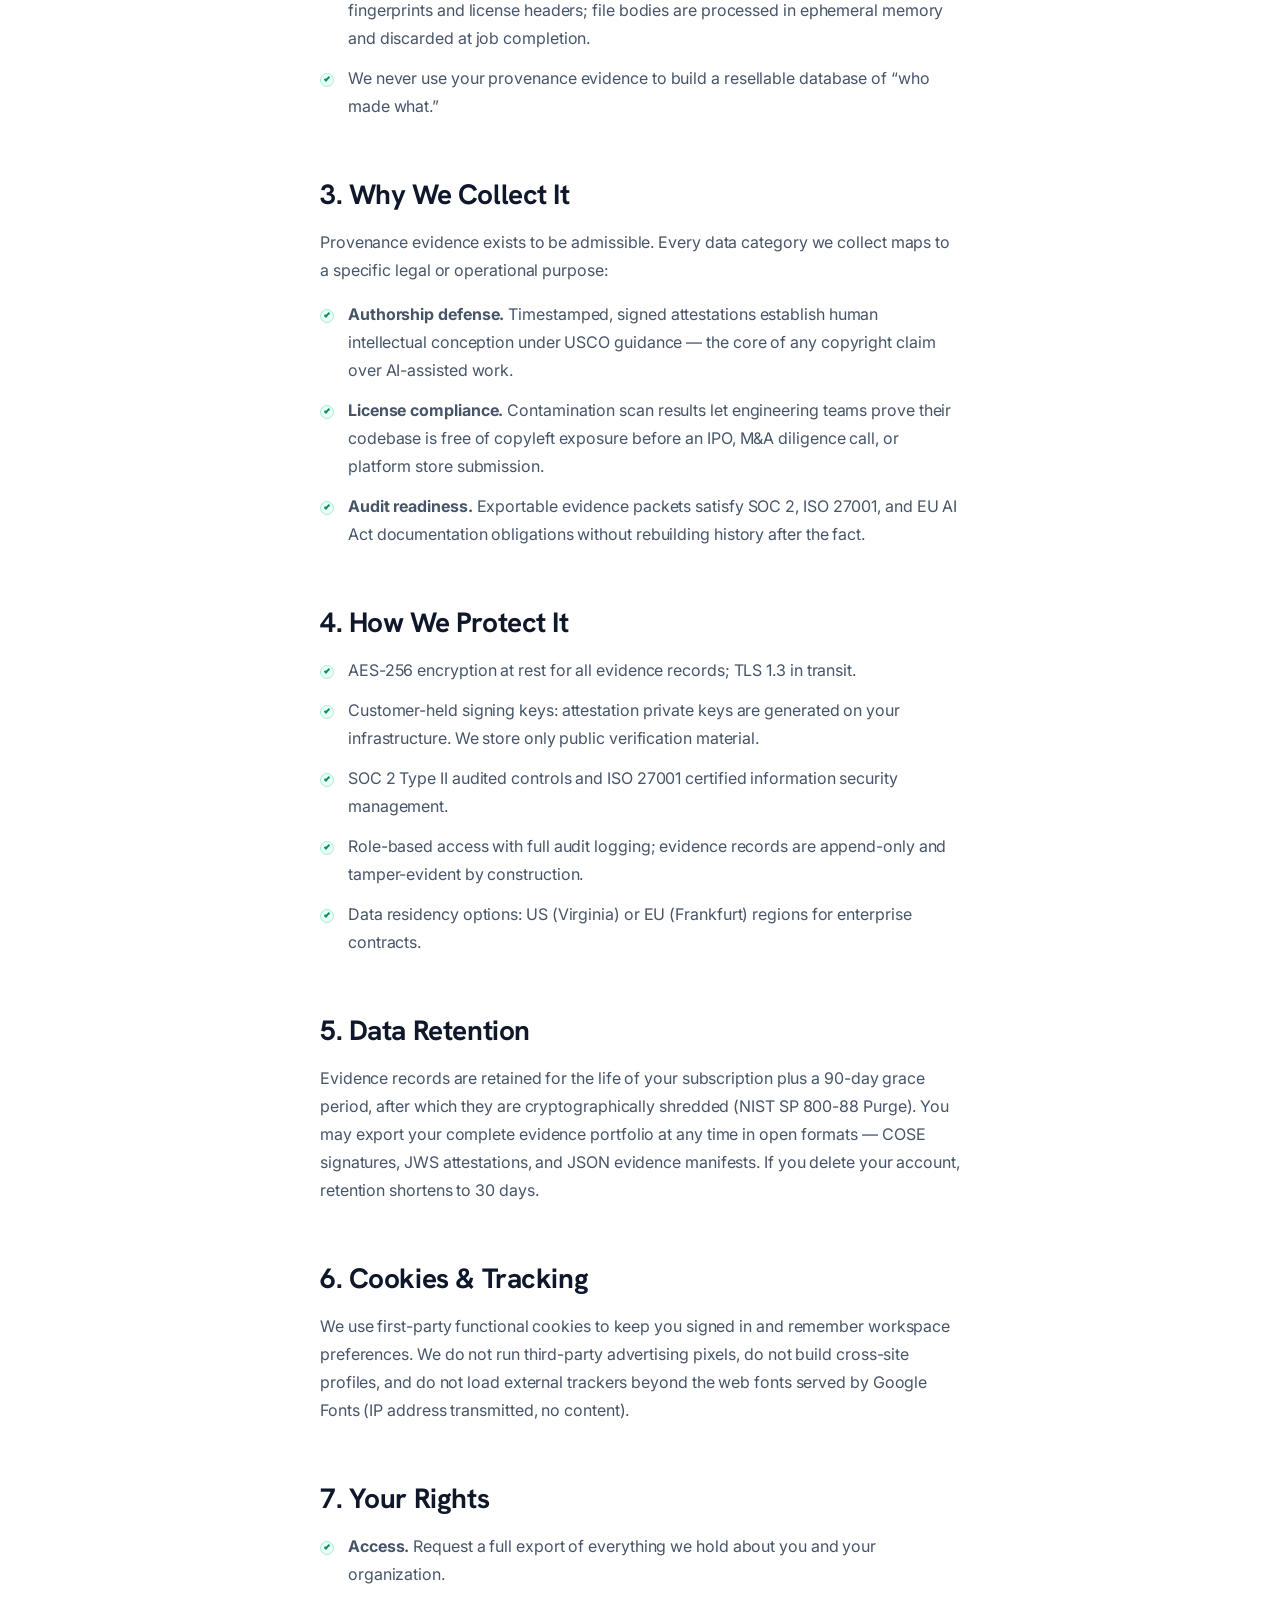
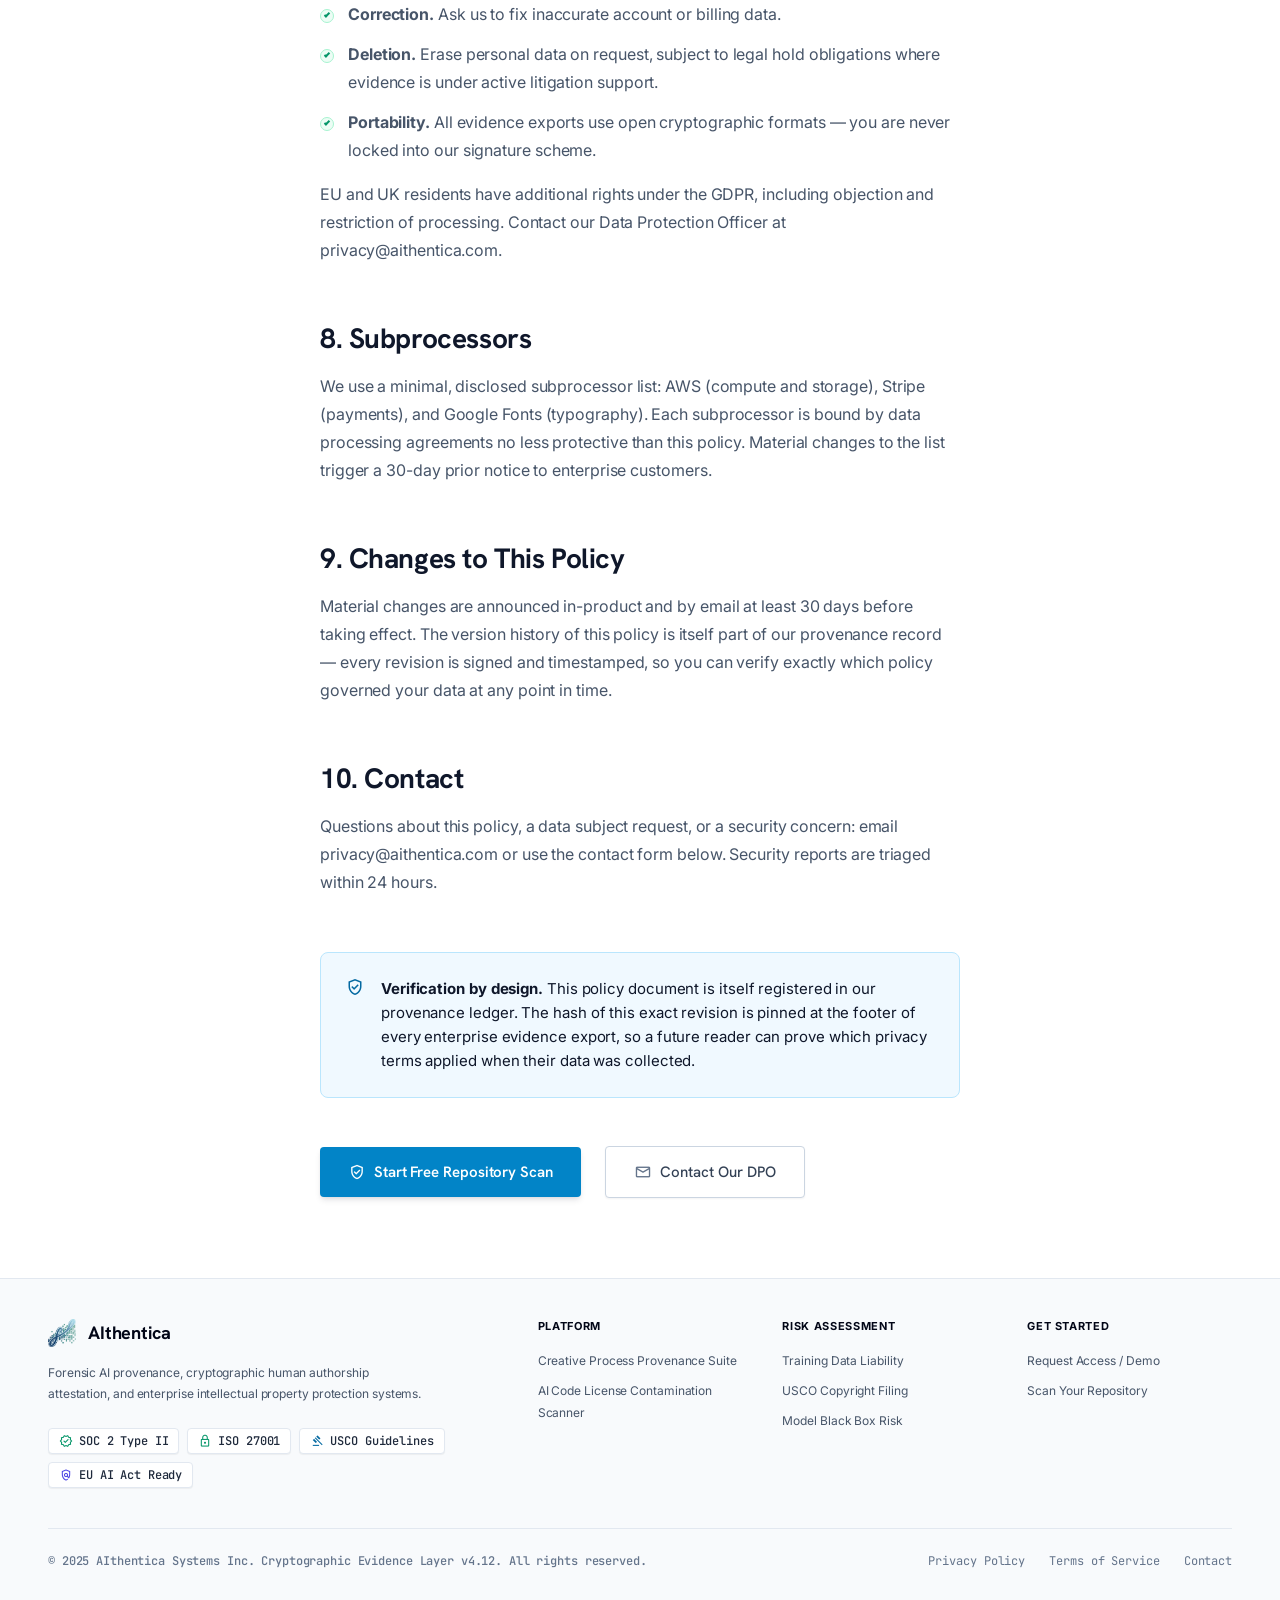
<file: privacy-policy.html>
<!doctype html>
<html lang="en">
    <head>
        <meta charset="UTF-8" />
        <meta name="viewport" content="width=device-width, initial-scale=1.0" />
        <title>Privacy Policy | AIthentica</title>
        <meta name="description" content="How AIthentica collects, uses, and protects your data across the Creative Process Provenance Suite and AI Code License Contamination Scanner." />
        <link rel="preconnect" href="https://fonts.googleapis.com" />
        <link rel="preconnect" href="https://fonts.gstatic.com" crossorigin />
        <link
            href="https://fonts.googleapis.com/css2?family=Hanken+Grotesk:wght@500;600;700&family=Inter:wght@400;500;600;700&family=JetBrains+Mono:wght@400;500;600&family=Space+Grotesk:wght@500;600&display=swap"
            rel="stylesheet"
        />
        <link
            href="https://fonts.googleapis.com/css2?family=Material+Symbols+Outlined:opsz,wght,FILL,GRAD@20..48,100..700,0..1,-50..200&display=swap"
            rel="stylesheet"
        />
        <link rel="apple-touch-icon" sizes="180x180" href="/img/apple-touch-icon.png">
        <link rel="icon" type="image/png" sizes="32x32" href="/img/favicon-32x32.png">
        <link rel="icon" type="image/png" sizes="16x16" href="/img/favicon-16x16.png">
        <link rel="manifest" href="/site.webmanifest">
        <link rel="stylesheet" href="assets/site.css" />
    </head>
    <body>
        <!-- ============ Header ============ -->
        <header class="site-header">
            <div class="notice-bar">
                <div class="notice-inner">
                    <div class="notice-left">
                        <span class="pulse-dot"></span>
                        <span class="t-caps notice-label"
                            >REGULATORY NOTICE</span
                        ><span class="t-body-sm notice-text"
                            >US Copyright Office issues 2025 AI Authorship
                            Guidance on human intellectual conception
                            requirements.</span
                        >
                    </div>
                    <a
                        class="t-mono notice-link"
                        href="https://www.copyright.gov/ai/Copyright-and-Artificial-Intelligence-Part-2-Copyrightability-Report.pdf"
                        target="_blank"
                        rel="noopener"
                    >
                        <span>VIEW COMPLIANCE BRIEF</span
                        ><span class="material-symbols-outlined" style="font-size: 14px"
                            >arrow_forward</span
                        >
                    </a>
                </div>
            </div>
            <div class="nav-row">
                <a class="brand" href="/">
                    <img
                        alt="AIthentica Logo"
                        class="brand-logo"
                        src="/img/logo.png"
                    />
                    <div class="brand-col">
                        <span class="brand-name">AIthentica</span>
                        <span class="brand-sub">Enterprise IP Provenance</span>
                    </div>
                </a>
                <nav class="main-nav" aria-label="Primary">
                    <a class="nav-link" href="/#problems">The Problem</a>
                    <div class="nav-item">
                        <button class="nav-btn" type="button">
                            <span>Solutions</span>
                            <span class="material-symbols-outlined"
                                >expand_more</span
                            >
                        </button>
                        <div class="dropdown">
                            <a href="/#solutions"
                                >Creative Process Provenance Suite</a
                            ><a href="/#solutions"
                                >AI Code License Contamination Scanner</a
                            >
                        </div>
                    </div>
                    <a class="nav-link" href="/#audience">Who It's For</a>
                </nav>
                <div class="nav-actions">
                    <a class="btn-ghost" href="/#subscribe"
                        >Scan Your Repository</a
                    ><a class="btn-primary-nav js-contact-cta" href="/#subscribe"
                        >Request Access / Demo</a
                </div>
            </div>
        </header>

        <main>
        <style>
            .doc-hero {
                position: relative;
                padding-top: calc(var(--header-h) + 4rem);
                padding-bottom: 3.5rem;
                border-bottom: 1px solid var(--slate-200);
                overflow: hidden;
            }

            .doc-hero::before {
                content: "";
                position: absolute;
                top: -160px;
                right: -120px;
                width: 520px;
                height: 520px;
                border-radius: 9999px;
                background: radial-gradient(
                    circle,
                    rgba(14, 165, 233, 0.08) 0%,
                    transparent 70%
                );
                pointer-events: none;
            }

            .doc-body {
                padding-top: 4rem;
                padding-bottom: 5rem;
            }

            .doc-col {
                max-width: 46rem;
            }

            .doc-section {
                margin-bottom: 3.5rem;
            }

            .doc-section h2 {
                font-family: var(--font-display);
                font-size: 28px;
                line-height: 36px;
                letter-spacing: -0.015em;
                font-weight: 700;
                color: var(--slate-900);
                margin-bottom: 1rem;
            }

            .doc-section h3 {
                font-family: var(--font-display);
                font-size: 18px;
                line-height: 26px;
                letter-spacing: -0.01em;
                font-weight: 600;
                color: var(--slate-900);
                margin-top: 2rem;
                margin-bottom: 0.75rem;
            }

            .doc-section p {
                font-size: 16px;
                line-height: 28px;
                color: var(--slate-600);
                margin-bottom: 1rem;
            }

            .doc-section ul {
                list-style: none;
                margin: 1rem 0;
                display: flex;
                flex-direction: column;
                gap: 0.75rem;
            }

            .doc-section ul li {
                position: relative;
                padding-left: 1.75rem;
                font-size: 16px;
                line-height: 28px;
                color: var(--slate-600);
            }

            .doc-section ul li::before {
                content: "";
                position: absolute;
                left: 0;
                top: 9px;
                width: 14px;
                height: 14px;
                border-radius: 9999px;
                background: var(--emerald-50);
                border: 1px solid var(--emerald-200);
            }

            .doc-section ul li::after {
                content: "";
                position: absolute;
                left: 4px;
                top: 13px;
                width: 6px;
                height: 3px;
                border-left: 2px solid var(--emerald-600);
                border-bottom: 2px solid var(--emerald-600);
                transform: rotate(-45deg);
            }

            .doc-callout {
                border-radius: 8px;
                padding: 1.5rem;
                margin: 2rem 0;
                display: flex;
                gap: 1rem;
                align-items: flex-start;
            }

            .doc-callout-sky {
                background: var(--sky-50);
                border: 1px solid var(--sky-200);
            }

            .doc-callout-emerald {
                background: var(--emerald-50);
                border: 1px solid var(--emerald-200);
            }

            .doc-callout-indigo {
                background: var(--indigo-50);
                border: 1px solid var(--indigo-200);
            }

            .doc-callout p {
                margin-bottom: 0;
                font-size: 15px;
                line-height: 24px;
            }

            .doc-meta {
                display: flex;
                flex-wrap: wrap;
                gap: 1.5rem;
                margin-top: 2rem;
                padding-top: 1.5rem;
                border-top: 1px solid var(--slate-200);
            }

            .doc-meta-item {
                display: flex;
                flex-direction: column;
                gap: 4px;
            }

            .doc-meta-label {
                font-family: var(--font-mono);
                font-size: 11px;
                line-height: 14px;
                letter-spacing: 0.04em;
                text-transform: uppercase;
                font-weight: 600;
                color: var(--slate-500);
            }

            .doc-meta-value {
                font-size: 14px;
                line-height: 20px;
                color: var(--slate-900);
                font-weight: 500;
            }

            .doc-cta {
                margin-top: 3rem;
                display: flex;
                align-items: center;
                gap: 1.5rem;
                flex-wrap: wrap;
            }
        </style>

            <!-- ============ Privacy Policy ============ -->
            <section class="doc-hero">
                <div class="wrap">
                    <div class="hero-badge" style="margin-bottom: 1.5rem">
                        <span class="dot"></span>
                        <span class="t-caps" style="color: var(--sky-700)"
                            >Legal &middot; Privacy</span
                        >
                    </div>
                    <h1 class="t-display" style="max-width: 46rem">Privacy Policy</h1>
                    <p class="t-body-lg hero-sub" style="margin-top: 1.5rem; max-width: 46rem">
                        Your provenance data is the most sensitive thing you will
                        ever entrust to a vendor. This policy states, in plain
                        language, what we collect, why we collect it, and what we
                        never do with it.
                    </p>
                </div>
            </section>

            <section class="doc-body">
                <div class="wrap doc-col">
                    <div class="doc-meta">
                        <div class="doc-meta-item">
                            <span class="doc-meta-label">Effective Date</span>
                            <span class="doc-meta-value">September 24, 2025</span>
                        </div>
                        <div class="doc-meta-item">
                            <span class="doc-meta-label">Version</span>
                            <span class="doc-meta-value">1.2</span>
                        </div>
                        <div class="doc-meta-item">
                            <span class="doc-meta-label">Applies To</span>
                            <span class="doc-meta-value"
                                >aithentica.com, Provenance Suite, Scanner API</span
                            >
                        </div>
                    </div>

                    <div class="doc-section">
                        <h2>1. What We Collect</h2>
                        <p>
                            AIthentica operates two data planes with different
                            sensitivity levels. We treat them differently by
                            design, not by afterthought.
                        </p>
                        <h3>Account Data</h3>
                        <ul>
                            <li>Name and work email address used to create your account.</li>
                            <li>Organization name, team size, and role (General Counsel, Engineering, Design).</li>
                            <li>Billing contact information processed by our payment processor &mdash; card numbers never touch our servers.</li>
                        </ul>
                        <h3>Provenance Evidence</h3>
                        <ul>
                            <li>Cryptographic hashes of your creative artifacts (source files, design iterations, commit histories).</li>
                            <li>Timestamped authorship attestations signed with keys you generate and control.</li>
                            <li>Repository metadata: file paths, git history fingerprints, license headers detected by the scanner.</li>
                        </ul>
                        <h3>Operational Data</h3>
                        <ul>
                            <li>Scan job logs: repository name, scan duration, finding counts, severity distribution.</li>
                            <li>Product usage analytics (page views, feature adoption) collected via first-party cookies only.</li>
                            <li>Support correspondence sent through the contact form or email.</li>
                        </ul>
                    </div>

                    <div class="doc-section">
                        <h2>2. What We Never Do</h2>
                        <ul>
                            <li>We never train machine learning models on your artifacts, hashes, or scan results &mdash; not for our customers, not for ourselves.</li>
                            <li>We never sell, rent, or share your data with third parties for marketing purposes.</li>
                            <li>We never store the full content of your source code. The scanner operates on fingerprints and license headers; file bodies are processed in ephemeral memory and discarded at job completion.</li>
                            <li>We never use your provenance evidence to build a resellable database of &ldquo;who made what.&rdquo;</li>
                        </ul>
                    </div>

                    <div class="doc-section">
                        <h2>3. Why We Collect It</h2>
                        <p>
                            Provenance evidence exists to be admissible. Every
                            data category we collect maps to a specific legal or
                            operational purpose:
                        </p>
                        <ul>
                            <li><strong>Authorship defense.</strong> Timestamped, signed attestations establish human intellectual conception under USCO guidance &mdash; the core of any copyright claim over AI-assisted work.</li>
                            <li><strong>License compliance.</strong> Contamination scan results let engineering teams prove their codebase is free of copyleft exposure before an IPO, M&amp;A diligence call, or platform store submission.</li>
                            <li><strong>Audit readiness.</strong> Exportable evidence packets satisfy SOC 2, ISO 27001, and EU AI Act documentation obligations without rebuilding history after the fact.</li>
                        </ul>
                    </div>

                    <div class="doc-section">
                        <h2>4. How We Protect It</h2>
                        <ul>
                            <li>AES-256 encryption at rest for all evidence records; TLS 1.3 in transit.</li>
                            <li>Customer-held signing keys: attestation private keys are generated on your infrastructure. We store only public verification material.</li>
                            <li>SOC 2 Type II audited controls and ISO 27001 certified information security management.</li>
                            <li>Role-based access with full audit logging; evidence records are append-only and tamper-evident by construction.</li>
                            <li>Data residency options: US (Virginia) or EU (Frankfurt) regions for enterprise contracts.</li>
                        </ul>
                    </div>

                    <div class="doc-section">
                        <h2>5. Data Retention</h2>
                        <p>
                            Evidence records are retained for the life of your
                            subscription plus a 90-day grace period, after which
                            they are cryptographically shredded (NIST SP 800-88
                            Purge). You may export your complete evidence
                            portfolio at any time in open formats &mdash; COSE
                            signatures, JWS attestations, and JSON evidence
                            manifests. If you delete your account, retention
                            shortens to 30 days.
                        </p>
                    </div>

                    <div class="doc-section">
                        <h2>6. Cookies &amp; Tracking</h2>
                        <p>
                            We use first-party functional cookies to keep you
                            signed in and remember workspace preferences. We do
                            not run third-party advertising pixels, do not build
                            cross-site profiles, and do not load external
                            trackers beyond the web fonts served by Google
                            Fonts (IP address transmitted, no content).
                        </p>
                    </div>

                    <div class="doc-section">
                        <h2>7. Your Rights</h2>
                        <ul>
                            <li><strong>Access.</strong> Request a full export of everything we hold about you and your organization.</li>
                            <li><strong>Correction.</strong> Ask us to fix inaccurate account or billing data.</li>
                            <li><strong>Deletion.</strong> Erase personal data on request, subject to legal hold obligations where evidence is under active litigation support.</li>
                            <li><strong>Portability.</strong> All evidence exports use open cryptographic formats &mdash; you are never locked into our signature scheme.</li>
                        </ul>
                        <p>
                            EU and UK residents have additional rights under the
                            GDPR, including objection and restriction of
                            processing. Contact our Data Protection Officer at
                            privacy@aithentica.com.
                        </p>
                    </div>

                    <div class="doc-section">
                        <h2>8. Subprocessors</h2>
                        <p>
                            We use a minimal, disclosed subprocessor list: AWS
                            (compute and storage), Stripe (payments), and Google
                            Fonts (typography). Each subprocessor is bound by
                            data processing agreements no less protective than
                            this policy. Material changes to the list trigger a
                            30-day prior notice to enterprise customers.
                        </p>
                    </div>

                    <div class="doc-section">
                        <h2>9. Changes to This Policy</h2>
                        <p>
                            Material changes are announced in-product and by
                            email at least 30 days before taking effect. The
                            version history of this policy is itself part of our
                            provenance record &mdash; every revision is signed
                            and timestamped, so you can verify exactly which
                            policy governed your data at any point in time.
                        </p>
                    </div>

                    <div class="doc-section">
                        <h2>10. Contact</h2>
                        <p>
                            Questions about this policy, a data subject request,
                            or a security concern: email privacy@aithentica.com
                            or use the contact form below. Security reports are
                            triaged within 24 hours.
                        </p>
                    </div>

                    <div class="doc-callout doc-callout-sky">
                        <span class="material-symbols-outlined" style="font-size: 20px; color: var(--sky-700)">verified_user</span>
                        <p>
                            <strong>Verification by design.</strong> This policy
                            document is itself registered in our provenance
                            ledger. The hash of this exact revision is pinned at
                            the footer of every enterprise evidence export, so a
                            future reader can prove which privacy terms applied
                            when their data was collected.
                        </p>
                    </div>

                    <div class="doc-cta">
                        <a class="btn-hero-primary" href="/#subscribe">
                            <span class="material-symbols-outlined" style="font-size: 18px">verified_user</span>
                            <span>Start Free Repository Scan</span>
                        </a>
                        <button type="button" class="btn-hero-secondary" id="docContactBtn">
                            <span class="material-symbols-outlined" style="font-size: 18px; color: var(--slate-500)">mail</span>
                            <span>Contact Our DPO</span>
                        </button>
                    </div>
                </div>
            </section>
        </main>

        <!-- ============ Footer ============ -->
        <footer class="site-footer">
            <div class="wrap">
                <div class="footer-grid">
                    <div class="footer-brand-col">
                        <div class="footer-brand">
                            <img
                                alt="AIthentica Logo"
                                class="footer-logo"
                                src="/img/logo.png"
                            />
                            <span class="brand-name">AIthentica</span>
                        </div>
                        <p class="t-body-sm footer-desc">
                            Forensic AI provenance, cryptographic human
                            authorship attestation, and enterprise intellectual
                            property protection systems.
                        </p>
                        <div class="footer-badges">
                            <span class="footer-badge">
                                <span
                                    class="material-symbols-outlined"
                                    style="font-size: 14px; color: var(--emerald-600)"
                                    >verified</span
                                >
                                SOC 2 Type II
                            </span>
                            <span class="footer-badge">
                                <span
                                    class="material-symbols-outlined"
                                    style="font-size: 14px; color: var(--emerald-600)"
                                    >lock</span
                                >
                                ISO 27001
                            </span>
                            <span class="footer-badge">
                                <span
                                    class="material-symbols-outlined"
                                    style="font-size: 14px; color: var(--sky-700)"
                                    >gavel</span
                                >
                                USCO Guidelines
                            </span>
                            <span class="footer-badge">
                                <span
                                    class="material-symbols-outlined"
                                    style="font-size: 14px; color: var(--indigo-600)"
                                    >policy</span
                                >
                                EU AI Act Ready
                            </span>
                        </div>
                    </div>
                    <div class="footer-col">
                        <h4>Platform</h4>
                        <ul>
                            <li>
                                <a href="/#solutions"
                                    >Creative Process Provenance Suite</a
                                >
                            </li>
                            <li>
                                <a href="/#solutions"
                                    >AI Code License Contamination Scanner</a
                                >
                            </li>
                        </ul>
                    </div>
                    <div class="footer-col">
                        <h4>Risk Assessment</h4>
                        <ul>
                            <li>
                                <a href="/#problems"
                                    >Training Data Liability</a
                                >
                            </li>
                            <li>
                                <a href="/#problems"
                                    >USCO Copyright Filing</a
                                >
                            </li>
                            <li>
                                <a href="/#problems">Model Black Box Risk</a>
                            </li>
                        </ul>
                    </div>
                    <div class="footer-col">
                        <h4>Get Started</h4>
                        <ul>
                            <li>
                                <a class="js-contact-cta" href="/#subscribe"
                                    >Request Access / Demo</a
                                >
                            </li>
                            <li>
                                <a href="/#subscribe"
                                    >Scan Your Repository</a
                                >
                            </li>
                        </ul>
                    </div>
                </div>
                <div class="footer-bottom">
                    <p class="t-mono">
                        © 2025 AIthentica Systems Inc. Cryptographic Evidence
                        Layer v4.12. All rights reserved.
                    </p>
                    <div class="footer-bottom-links">
                        <a href="/privacy-policy">Privacy Policy</a>
                        <a href="/terms-of-service">Terms of Service</a>
                        <button
                            type="button"
                            class="footer-contact-btn"
                            id="contactOpenBtn"
                        >
                            Contact
                        </button>
                    </div>
                </div>
            </div>
        </footer>

        <!-- ============ Contact Modal (form lives in reusable iframe doc) ============ -->
        <div class="modal-overlay" id="contactModal" hidden>
            <div
                class="modal-dialog"
                role="dialog"
                aria-modal="true"
                aria-labelledby="contactModalTitle"
            >
                <div class="modal-head">
                    <h3 id="contactModalTitle" class="t-headline-sm">
                        Contact AIthentica
                    </h3>
                    <button
                        type="button"
                        class="modal-close"
                        id="contactCloseBtn"
                        aria-label="Close dialog"
                    >
                        <span class="material-symbols-outlined" style="font-size: 18px"
                            >close</span
                        >
                    </button>
                </div>
                <iframe
                    class="modal-frame"
                    id="contactFrame"
                    src="contact-form.html"
                    title="Contact form"
                ></iframe>
            </div>
        </div>

        <script>
            (function () {
                // ---- Contact modal (form in reusable iframe doc) ----
                var modal = document.getElementById("contactModal");
                var openBtn = document.getElementById("contactOpenBtn");
                var closeBtn = document.getElementById("contactCloseBtn");
                if (modal && openBtn && closeBtn) {
                    function openModal() {
                        modal.hidden = false;
                        document.body.style.overflow = "hidden";
                        closeBtn.focus();
                    }
                    function closeModal() {
                        modal.hidden = true;
                        document.body.style.overflow = "";
                        openBtn.focus();
                    }
                    openBtn.addEventListener("click", openModal);
                    document.querySelectorAll(".js-contact-cta").forEach(function (el) {
                        el.addEventListener("click", function (e) {
                            e.preventDefault();
                            openModal();
                        });
                    });
                    closeBtn.addEventListener("click", closeModal);
                    modal.addEventListener("click", function (e) {
                        if (e.target === modal) closeModal();
                    });
                    document.addEventListener("keydown", function (e) {
                        if (e.key === "Escape" && !modal.hidden) closeModal();
                    });
                }
            })();
        </script>
    
        <script>
            (function () {
                var b = document.getElementById("docContactBtn");
                var openBtn = document.getElementById("contactOpenBtn");
                if (b && openBtn) b.addEventListener("click", function () { openBtn.click(); });
            })();
        </script>
    </body>
</html>
</file>
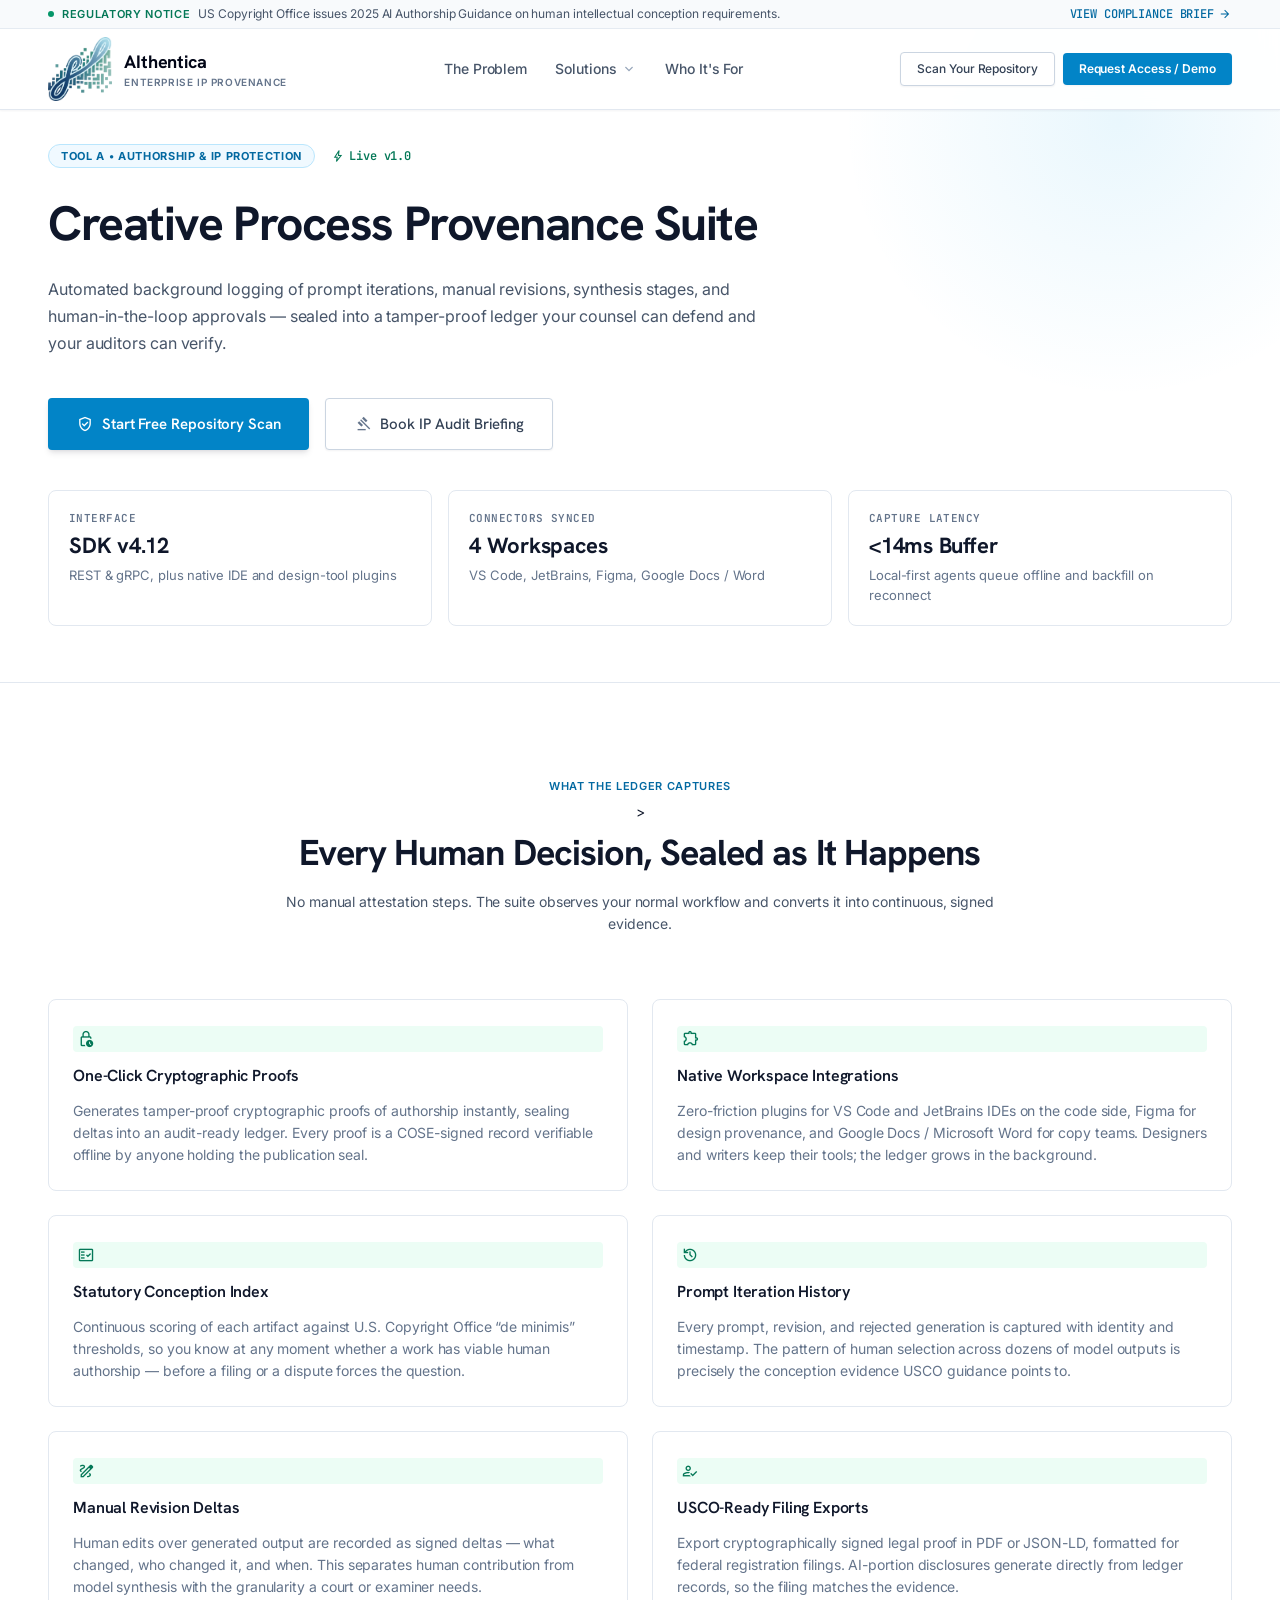
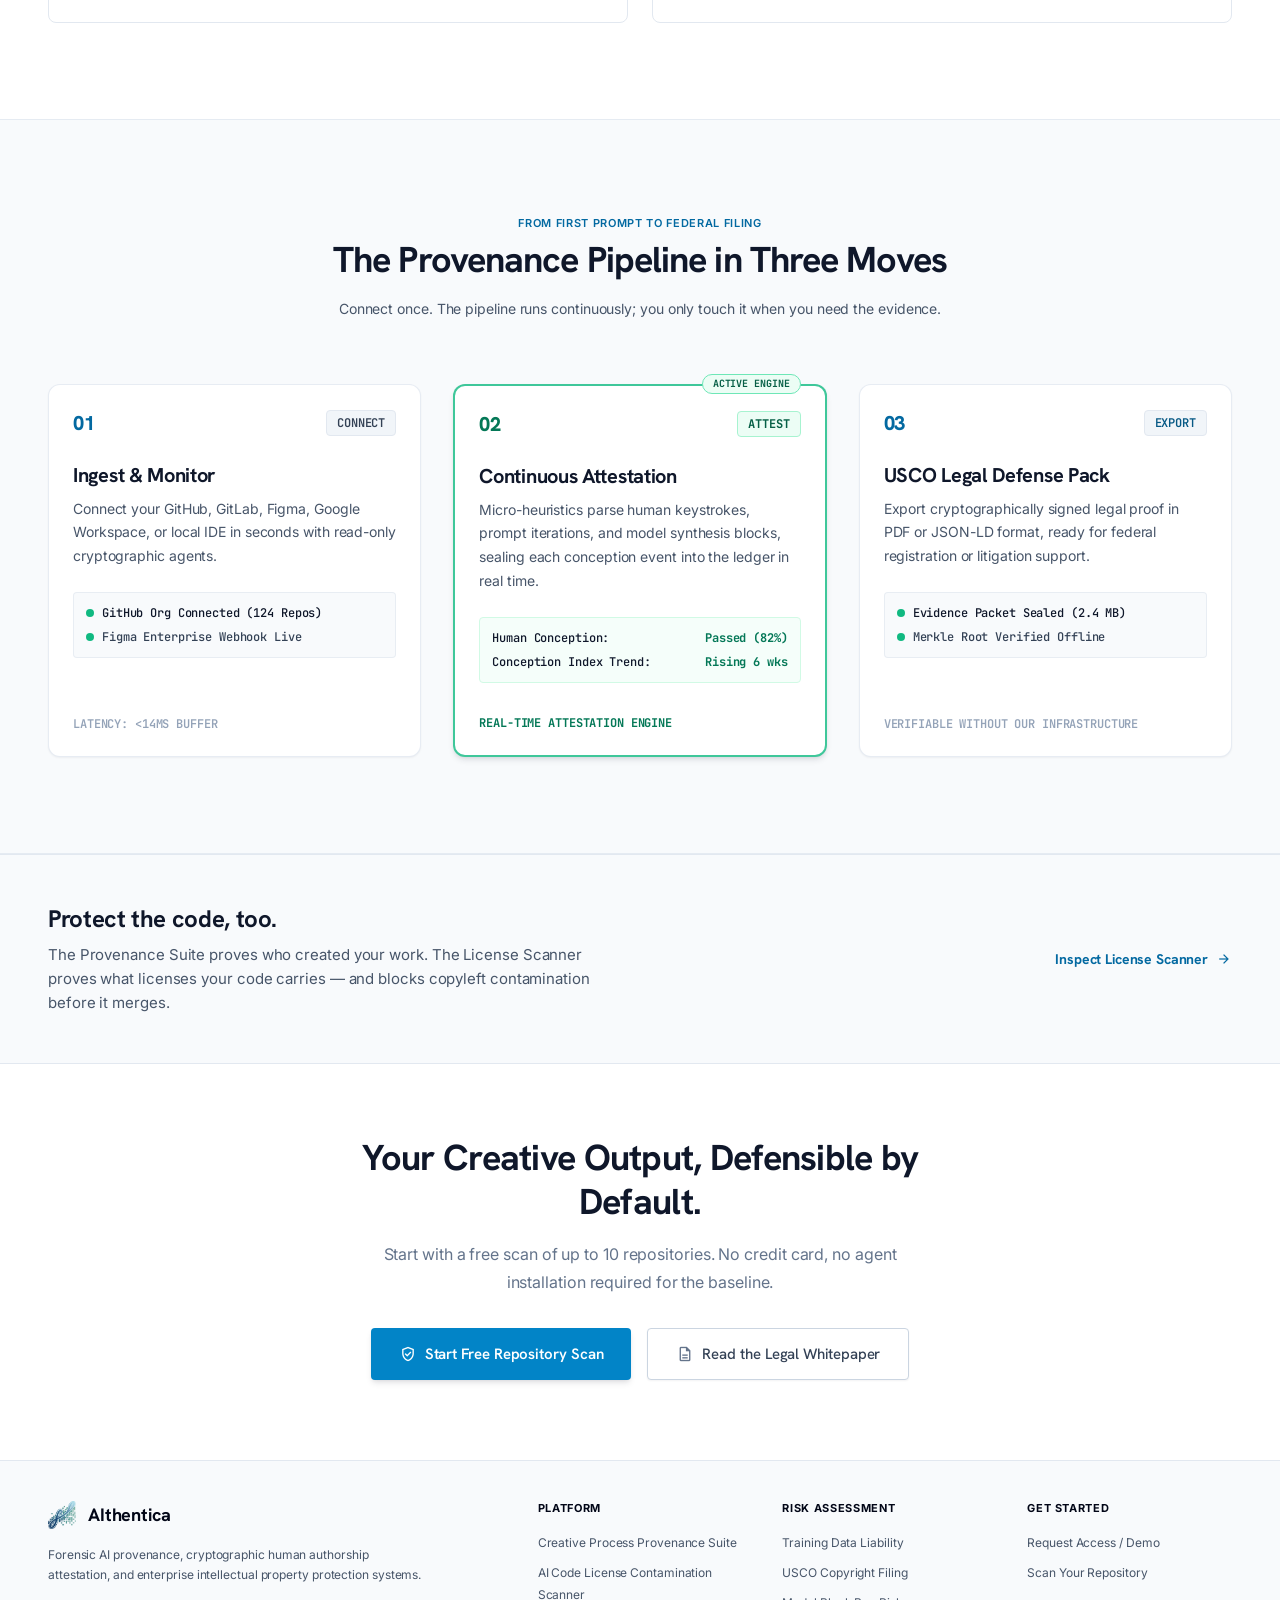
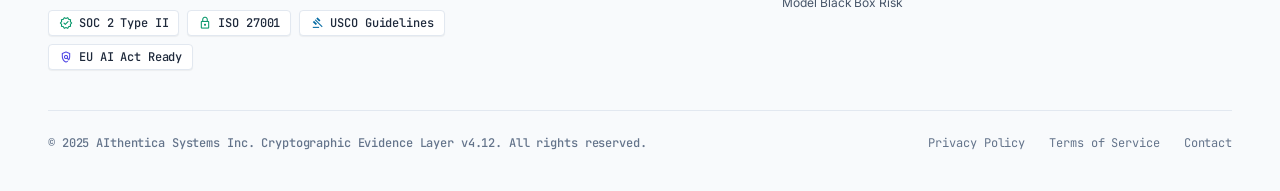
<file: provenance-suite.html>
<!doctype html>
<html lang="en">
    <head>
        <meta charset="UTF-8" />
        <meta name="viewport" content="width=device-width, initial-scale=1.0" />
        <title>Creative Process Provenance Suite | AIthentica</title>
        <meta name="description" content="Automated background logging of prompt iterations, manual revisions, and human approvals, sealed into a tamper-proof cryptographic ledger for authorship defense." />
        <link rel="preconnect" href="https://fonts.googleapis.com" />
        <link rel="preconnect" href="https://fonts.gstatic.com" crossorigin />
        <link
            href="https://fonts.googleapis.com/css2?family=Hanken+Grotesk:wght@500;600;700&family=Inter:wght@400;500;600;700&family=JetBrains+Mono:wght@400;500;600&family=Space+Grotesk:wght@500;600&display=swap"
            rel="stylesheet"
        />
        <link
            href="https://fonts.googleapis.com/css2?family=Material+Symbols+Outlined:opsz,wght,FILL,GRAD@20..48,100..700,0..1,-50..200&display=swap"
            rel="stylesheet"
        />
        <link rel="apple-touch-icon" sizes="180x180" href="/img/apple-touch-icon.png">
        <link rel="icon" type="image/png" sizes="32x32" href="/img/favicon-32x32.png">
        <link rel="icon" type="image/png" sizes="16x16" href="/img/favicon-16x16.png">
        <link rel="manifest" href="/site.webmanifest">
        <link rel="stylesheet" href="assets/site.css" />
    </head>
    <body>
        <!-- ============ Header ============ -->
        <header class="site-header">
            <div class="notice-bar">
                <div class="notice-inner">
                    <div class="notice-left">
                        <span class="pulse-dot"></span>
                        <span class="t-caps notice-label"
                            >REGULATORY NOTICE</span
                        ><span class="t-body-sm notice-text"
                            >US Copyright Office issues 2025 AI Authorship
                            Guidance on human intellectual conception
                            requirements.</span
                        >
                    </div>
                    <a
                        class="t-mono notice-link"
                        href="https://www.copyright.gov/ai/Copyright-and-Artificial-Intelligence-Part-2-Copyrightability-Report.pdf"
                        target="_blank"
                        rel="noopener"
                    >
                        <span>VIEW COMPLIANCE BRIEF</span
                        ><span class="material-symbols-outlined" style="font-size: 14px"
                            >arrow_forward</span
                        >
                    </a>
                </div>
            </div>
            <div class="nav-row">
                <a class="brand" href="/">
                    <img
                        alt="AIthentica Logo"
                        class="brand-logo"
                        src="/img/logo.png"
                    />
                    <div class="brand-col">
                        <span class="brand-name">AIthentica</span>
                        <span class="brand-sub">Enterprise IP Provenance</span>
                    </div>
                </a>
                <nav class="main-nav" aria-label="Primary">
                    <a class="nav-link" href="/#problems">The Problem</a>
                    <div class="nav-item">
                        <button class="nav-btn" type="button">
                            <span>Solutions</span>
                            <span class="material-symbols-outlined"
                                >expand_more</span
                            >
                        </button>
                        <div class="dropdown">
                            <a href="/provenance-suite"
                                >Creative Process Provenance Suite</a
                            ><a href="/license-scanner"
                                >AI Code License Contamination Scanner</a
                            >
                        </div>
                    </div>
                    <a class="nav-link" href="/#audience">Who It's For</a>
                </nav>
                <div class="nav-actions">
                    <a class="btn-ghost" href="/#subscribe"
                        >Scan Your Repository</a
                    ><a class="btn-primary-nav js-contact-cta" href="/#subscribe"
                        >Request Access / Demo</a
                </div>
            </div>
        </header>

        <main>
        <style>
            .product-hero {
                position: relative;
                padding-top: calc(var(--header-h) + 4rem);
                padding-bottom: 3.5rem;
                border-bottom: 1px solid var(--slate-200);
                overflow: hidden;
            }

            .product-hero::before {
                content: "";
                position: absolute;
                top: -160px;
                right: -120px;
                width: 560px;
                height: 560px;
                border-radius: 9999px;
                background: radial-gradient(
                    circle,
                    var(--product-glow) 0%,
                    transparent 70%
                );
                pointer-events: none;
            }

            .product-hero-sky {
                --product-glow: rgba(14, 165, 233, 0.09);
            }

            .product-hero-emerald {
                --product-glow: rgba(16, 185, 129, 0.09);
            }

            .product-chip-row {
                display: flex;
                align-items: center;
                gap: 1rem;
                flex-wrap: wrap;
                margin-bottom: 1.75rem;
            }

            .product-specs {
                display: grid;
                grid-template-columns: 1fr;
                gap: 1rem;
                margin-top: 2.5rem;
            }

            @media (min-width: 768px) {
                .product-specs {
                    grid-template-columns: repeat(3, 1fr);
                }
            }

            .spec-card {
                background: #ffffff;
                border: 1px solid var(--slate-200);
                border-radius: 8px;
                padding: 1.25rem;
            }

            .spec-label {
                font-family: var(--font-mono);
                font-size: 11px;
                line-height: 14px;
                letter-spacing: 0.04em;
                text-transform: uppercase;
                font-weight: 600;
                color: var(--slate-500);
                margin-bottom: 6px;
            }

            .spec-value {
                font-family: var(--font-display);
                font-size: 22px;
                line-height: 30px;
                letter-spacing: -0.01em;
                font-weight: 700;
                color: var(--slate-900);
            }

            .spec-sub {
                font-size: 13px;
                line-height: 20px;
                color: var(--slate-500);
                margin-top: 4px;
            }

            .product-cta-row {
                display: flex;
                gap: 1rem;
                flex-wrap: wrap;
                margin-top: 2.5rem;
            }

            .feature-grid {
                display: grid;
                grid-template-columns: 1fr;
                gap: 1.5rem;
            }

            @media (min-width: 1024px) {
                .feature-grid {
                    grid-template-columns: repeat(2, 1fr);
                }
            }

            .feature-tile {
                background: #ffffff;
                border: 1px solid var(--slate-200);
                border-radius: 8px;
                padding: 1.5rem;
                display: flex;
                flex-direction: column;
                gap: 0.75rem;
            }

            .feature-tile h4 {
                font-family: var(--font-display);
                font-size: 16px;
                line-height: 24px;
                letter-spacing: -0.01em;
                font-weight: 600;
                color: var(--slate-900);
            }

            .feature-tile p {
                font-size: 14px;
                line-height: 22px;
                color: var(--slate-500);
            }

            .cross-link-band {
                border-top: 1px solid var(--slate-200);
                border-bottom: 1px solid var(--slate-200);
                background: var(--slate-50);
                padding: 3rem 0;
            }

            .cross-link-inner {
                display: flex;
                align-items: center;
                justify-content: space-between;
                gap: 1.5rem;
                flex-wrap: wrap;
            }

            .cross-link-inner h3 {
                font-family: var(--font-display);
                font-size: 24px;
                line-height: 32px;
                letter-spacing: -0.015em;
                font-weight: 700;
                color: var(--slate-900);
            }

            .cross-link-inner p {
                font-size: 15px;
                line-height: 24px;
                color: var(--slate-600);
                max-width: 34rem;
                margin-top: 0.5rem;
            }

            .product-footer-cta {
                padding: 4.5rem 0 5rem;
                text-align: center;
            }

            .product-footer-cta h2 {
                font-family: var(--font-display);
                font-size: 36px;
                line-height: 44px;
                letter-spacing: -0.02em;
                font-weight: 700;
                color: var(--slate-900);
                max-width: 40rem;
                margin: 0 auto 1rem;
            }

            .product-footer-cta p {
                font-size: 16px;
                line-height: 28px;
                color: var(--slate-500);
                max-width: 34rem;
                margin: 0 auto 2rem;
            }

            .product-footer-cta .product-cta-row {
                justify-content: center;
                margin-top: 0;
            }
        </style>

            <!-- ============ Product Hero ============ -->
            <section class="product-hero product-hero-sky">
                <div class="wrap">
                    <div class="product-chip-row">
                        <span class="tool-chip-sky"
                            >Tool A &bull; Authorship &amp; IP Protection</span
                        ><span class="t-mono tool-live-emerald"
                            ><span
                                class="material-symbols-outlined"
                                style="font-size: 14px"
                                >bolt</span
                            >
                            Live v1.0</span
                        >
                    </div>
                    <h1 class="t-display" style="max-width: 52rem">
                        Creative Process Provenance Suite
                    </h1>
                    <p class="t-body-lg hero-sub" style="margin-top: 1.5rem; max-width: 46rem">
                        Automated background logging of prompt iterations, manual
                        revisions, synthesis stages, and human-in-the-loop
                        approvals &mdash; sealed into a tamper-proof ledger your
                        counsel can defend and your auditors can verify.
                    </p>
                    <div class="product-cta-row">
                        <a
                            class="btn-hero-primary"
                            href="/#subscribe"
                        >
                            <span
                                class="material-symbols-outlined"
                                style="font-size: 18px"
                                >verified_user</span
                            ><span>Start Free Repository Scan</span>
                        </a>
                        <button type="button" class="btn-hero-secondary" id="docContactBtn">
                            <span
                                class="material-symbols-outlined"
                                style="font-size: 18px; color: var(--slate-500)"
                                >gavel</span
                            ><span>Book IP Audit Briefing</span>
                        </button>
                    </div>
                    <div class="product-specs">
                        <div class="spec-card">
                            <div class="spec-label">Interface</div>
                            <div class="spec-value">SDK v4.12</div>
                            <div class="spec-sub"
                                >REST &amp; gRPC, plus native IDE and design-tool plugins</div
                            >
                        </div>
                        <div class="spec-card">
                            <div class="spec-label">Connectors Synced</div>
                            <div class="spec-value">4 Workspaces</div>
                            <div class="spec-sub"
                                >VS Code, JetBrains, Figma, Google Docs / Word</div
                            >
                        </div>
                        <div class="spec-card">
                            <div class="spec-label">Capture Latency</div>
                            <div class="spec-value">&lt;14ms Buffer</div>
                            <div class="spec-sub"
                                >Local-first agents queue offline and backfill on reconnect</div
                            >
                        </div>
                    </div>
                </div>
            </section>

            <!-- ============ Feature Grid ============ -->
            <section class="section">
                <div class="wrap">
                    <div class="section-head-center">
                        <span class="t-caps eyebrow"
                            >What the Ledger Captures</span>
                        ><h2 class="t-headline-xl">
                            Every Human Decision, Sealed as It Happens
                        </h2>
                        <p class="t-body-md">
                            No manual attestation steps. The suite observes your
                            normal workflow and converts it into continuous,
                            signed evidence.
                        </p>
                    </div>
                    <div class="feature-grid">
                        <div class="feature-tile">
                            <div class="feature-icon feature-icon-emerald">
                                <span
                                    class="material-symbols-outlined"
                                    style="font-size: 18px; display: block"
                                    >lock_clock</span
                                >
                            </div>
                            <h4>One-Click Cryptographic Proofs</h4>
                            <p>Generates tamper-proof cryptographic proofs of authorship instantly, sealing deltas into an audit-ready ledger. Every proof is a COSE-signed record verifiable offline by anyone holding the publication seal.</p>
                        </div>
                        <div class="feature-tile">
                            <div class="feature-icon feature-icon-emerald">
                                <span
                                    class="material-symbols-outlined"
                                    style="font-size: 18px; display: block"
                                    >extension</span
                                >
                            </div>
                            <h4>Native Workspace Integrations</h4>
                            <p>Zero-friction plugins for VS Code and JetBrains IDEs on the code side, Figma for design provenance, and Google Docs / Microsoft Word for copy teams. Designers and writers keep their tools; the ledger grows in the background.</p>
                        </div>
                        <div class="feature-tile">
                            <div class="feature-icon feature-icon-emerald">
                                <span
                                    class="material-symbols-outlined"
                                    style="font-size: 18px; display: block"
                                    >fact_check</span
                                >
                            </div>
                            <h4>Statutory Conception Index</h4>
                            <p>Continuous scoring of each artifact against U.S. Copyright Office “de minimis” thresholds, so you know at any moment whether a work has viable human authorship &mdash; before a filing or a dispute forces the question.</p>
                        </div>
                        <div class="feature-tile">
                            <div class="feature-icon feature-icon-emerald">
                                <span
                                    class="material-symbols-outlined"
                                    style="font-size: 18px; display: block"
                                    >history</span
                                >
                            </div>
                            <h4>Prompt Iteration History</h4>
                            <p>Every prompt, revision, and rejected generation is captured with identity and timestamp. The pattern of human selection across dozens of model outputs is precisely the conception evidence USCO guidance points to.</p>
                        </div>
                        <div class="feature-tile">
                            <div class="feature-icon feature-icon-emerald">
                                <span
                                    class="material-symbols-outlined"
                                    style="font-size: 18px; display: block"
                                    >draw</span
                                >
                            </div>
                            <h4>Manual Revision Deltas</h4>
                            <p>Human edits over generated output are recorded as signed deltas &mdash; what changed, who changed it, and when. This separates human contribution from model synthesis with the granularity a court or examiner needs.</p>
                        </div>
                        <div class="feature-tile">
                            <div class="feature-icon feature-icon-emerald">
                                <span
                                    class="material-symbols-outlined"
                                    style="font-size: 18px; display: block"
                                    >how_to_reg</span
                                >
                            </div>
                            <h4>USCO-Ready Filing Exports</h4>
                            <p>Export cryptographically signed legal proof in PDF or JSON-LD, formatted for federal registration filings. AI-portion disclosures generate directly from ledger records, so the filing matches the evidence.</p>
                        </div>
                    </div>
                </div>
            </section>

            <!-- ============ Pipeline Steps ============ -->
            <section class="section section-alt">
                <div class="wrap">
                    <div class="section-head-center">
                        <span class="t-caps eyebrow"
                            >From First Prompt to Federal Filing</span
                        ><h2 class="t-headline-xl">
                            The Provenance Pipeline in Three Moves
                        </h2>
                        <p class="t-body-md">
                            Connect once. The pipeline runs continuously; you
                            only touch it when you need the evidence.
                        </p>
                    </div>
                    <div class="steps-grid">
                        <!-- Step 1 -->
                        <div class="step-card">
                            <div>
                                <div class="step-head">
                                    <span class="step-num-sky">01</span>
                                    <span class="step-chip">CONNECT</span>
                                </div>
                                <h3>Ingest &amp; Monitor</h3>
                                <p class="t-body-md">
                                    Connect your GitHub, GitLab, Figma, Google
                                    Workspace, or local IDE in seconds with
                                    read-only cryptographic agents.
                                </p>
                                <div class="step-well t-mono">
                                    <div class="well-row">
                                        <span class="well-dot"></span>
                                        <span
                                            >GitHub Org Connected (124 Repos)</span
                                        >
                                    </div>
                                    <div class="well-row-muted">
                                        <span class="well-dot"></span>
                                        <span
                                            >Figma Enterprise Webhook Live</span
                                        >
                                    </div>
                                </div>
                            </div>
                            <div class="t-mono step-foot-muted">
                                LATENCY: &lt;14MS BUFFER
                            </div>
                        </div>
                        <!-- Step 2 -->
                        <div class="step-card step-card-active">
                            <span class="step-badge-active"
                                >Active Engine</span>
                            <div>
                                <div class="step-head">
                                    <span class="step-num-emerald">02</span>
                                    <span class="step-chip step-chip-emerald"
                                        >ATTEST</span
                                    >
                                </div>
                                <h3>Continuous Attestation</h3>
                                <p class="t-body-md">
                                    Micro-heuristics parse human keystrokes,
                                    prompt iterations, and model synthesis
                                    blocks, sealing each conception event into
                                    the ledger in real time.
                                </p>
                                <div class="step-well step-well-emerald t-mono">
                                    <div class="well-row-between">
                                        <span class="left"
                                            >Human Conception:</span
                                        ><span class="well-val-emerald"
                                            >Passed (82%)</span
                                        >
                                    </div>
                                    <div class="well-row-between">
                                        <span class="left"
                                            >Conception Index Trend:</span
                                        ><span class="well-val-emerald"
                                            >Rising 6 wks</span
                                        >
                                    </div>
                                </div>
                            </div>
                            <div class="t-mono step-foot-emerald">
                                REAL-TIME ATTESTATION ENGINE
                            </div>
                        </div>
                        <!-- Step 3 -->
                        <div class="step-card">
                            <div>
                                <div class="step-head">
                                    <span class="step-num-sky">03</span>
                                    <span class="step-chip" style="color: var(--sky-800)"
                                        >EXPORT</span
                                    >
                                </div>
                                <h3>USCO Legal Defense Pack</h3>
                                <p class="t-body-md">
                                    Export cryptographically signed legal proof
                                    in PDF or JSON-LD format, ready for federal
                                    registration or litigation support.
                                </p>
                                <div class="step-well t-mono">
                                    <div class="well-row">
                                        <span class="well-dot"></span>
                                        <span
                                            >Evidence Packet Sealed (2.4 MB)</span
                                        >
                                    </div>
                                    <div class="well-row-muted">
                                        <span class="well-dot"></span>
                                        <span
                                            >Merkle Root Verified Offline</span
                                        >
                                    </div>
                                </div>
                            </div>
                            <div class="t-mono step-foot-muted">
                                VERIFIABLE WITHOUT OUR INFRASTRUCTURE
                            </div>
                        </div>
                    </div>
                </div>
            </section>

            <!-- ============ Cross-link to License Scanner ============ -->
            <section class="cross-link-band">
                <div class="wrap cross-link-inner">
                    <div>
                        <h3>Protect the code, too.</h3>
                        <p>
                            The Provenance Suite proves who created your work.
                            The License Scanner proves what licenses your code
                            carries &mdash; and blocks copyleft contamination
                            before it merges.
                        </p>
                    </div>
                    <a class="link-arrow" href="/license-scanner">
                        <span>Inspect License Scanner</span>
                        <span
                            class="material-symbols-outlined"
                            style="font-size: 16px"
                            >arrow_forward</span
                        >
                    </a>
                </div>
            </section>

            <!-- ============ Final CTA ============ -->
            <section class="product-footer-cta">
                <div class="wrap">
                    <h2>Your Creative Output, Defensible by Default.</h2>
                    <p>
                        Start with a free scan of up to 10 repositories. No
                        credit card, no agent installation required for the
                        baseline.
                    </p>
                    <div class="product-cta-row">
                        <a
                            class="btn-hero-primary"
                            href="/#subscribe"
                        >
                            <span
                                class="material-symbols-outlined"
                                style="font-size: 18px"
                                >verified_user</span
                            ><span>Start Free Repository Scan</span>
                        </a>
                        <a class="btn-hero-secondary" href="/whitepaper">
                            <span
                                class="material-symbols-outlined"
                                style="font-size: 18px; color: var(--slate-500)"
                                >description</span
                            ><span>Read the Legal Whitepaper</span>
                        </a>
                    </div>
                </div>
            </section>
        </main>

        <!-- ============ Footer ============ -->
        <footer class="site-footer">
            <div class="wrap">
                <div class="footer-grid">
                    <div class="footer-brand-col">
                        <div class="footer-brand">
                            <img
                                alt="AIthentica Logo"
                                class="footer-logo"
                                src="/img/logo.png"
                            />
                            <span class="brand-name">AIthentica</span>
                        </div>
                        <p class="t-body-sm footer-desc">
                            Forensic AI provenance, cryptographic human
                            authorship attestation, and enterprise intellectual
                            property protection systems.
                        </p>
                        <div class="footer-badges">
                            <span class="footer-badge">
                                <span
                                    class="material-symbols-outlined"
                                    style="font-size: 14px; color: var(--emerald-600)"
                                    >verified</span
                                >
                                SOC 2 Type II
                            </span>
                            <span class="footer-badge">
                                <span
                                    class="material-symbols-outlined"
                                    style="font-size: 14px; color: var(--emerald-600)"
                                    >lock</span
                                >
                                ISO 27001
                            </span>
                            <span class="footer-badge">
                                <span
                                    class="material-symbols-outlined"
                                    style="font-size: 14px; color: var(--sky-700)"
                                    >gavel</span
                                >
                                USCO Guidelines
                            </span>
                            <span class="footer-badge">
                                <span
                                    class="material-symbols-outlined"
                                    style="font-size: 14px; color: var(--indigo-600)"
                                    >policy</span
                                >
                                EU AI Act Ready
                            </span>
                        </div>
                    </div>
                    <div class="footer-col">
                        <h4>Platform</h4>
                        <ul>
                            <li>
                                <a href="/provenance-suite"
                                    >Creative Process Provenance Suite</a
                                >
                            </li>
                            <li>
                                <a href="/license-scanner"
                                    >AI Code License Contamination Scanner</a
                                >
                            </li>
                        </ul>
                    </div>
                    <div class="footer-col">
                        <h4>Risk Assessment</h4>
                        <ul>
                            <li>
                                <a href="/#problems"
                                    >Training Data Liability</a
                                >
                            </li>
                            <li>
                                <a href="/#problems"
                                    >USCO Copyright Filing</a
                                >
                            </li>
                            <li>
                                <a href="/#problems">Model Black Box Risk</a>
                            </li>
                        </ul>
                    </div>
                    <div class="footer-col">
                        <h4>Get Started</h4>
                        <ul>
                            <li>
                                <a class="js-contact-cta" href="/#subscribe"
                                    >Request Access / Demo</a
                                >
                            </li>
                            <li>
                                <a href="/#subscribe"
                                    >Scan Your Repository</a
                                >
                            </li>
                        </ul>
                    </div>
                </div>
                <div class="footer-bottom">
                    <p class="t-mono">
                        © 2025 AIthentica Systems Inc. Cryptographic Evidence
                        Layer v4.12. All rights reserved.
                    </p>
                    <div class="footer-bottom-links">
                        <a href="/privacy-policy">Privacy Policy</a>
                        <a href="/terms-of-service">Terms of Service</a>
                        <button
                            type="button"
                            class="footer-contact-btn"
                            id="contactOpenBtn"
                        >
                            Contact
                        </button>
                    </div>
                </div>
            </div>
        </footer>

        <!-- ============ Contact Modal (form lives in reusable iframe doc) ============ -->
        <div class="modal-overlay" id="contactModal" hidden>
            <div
                class="modal-dialog"
                role="dialog"
                aria-modal="true"
                aria-labelledby="contactModalTitle"
            >
                <div class="modal-head">
                    <h3 id="contactModalTitle" class="t-headline-sm">
                        Contact AIthentica
                    </h3>
                    <button
                        type="button"
                        class="modal-close"
                        id="contactCloseBtn"
                        aria-label="Close dialog"
                    >
                        <span class="material-symbols-outlined" style="font-size: 18px"
                            >close</span
                        >
                    </button>
                </div>
                <iframe
                    class="modal-frame"
                    id="contactFrame"
                    src="contact-form.html"
                    title="Contact form"
                ></iframe>
            </div>
        </div>

        <script>
            (function () {
                // ---- Contact modal (form in reusable iframe doc) ----
                var modal = document.getElementById("contactModal");
                var openBtn = document.getElementById("contactOpenBtn");
                var closeBtn = document.getElementById("contactCloseBtn");
                if (modal && openBtn && closeBtn) {
                    function openModal() {
                        modal.hidden = false;
                        document.body.style.overflow = "hidden";
                        closeBtn.focus();
                    }
                    function closeModal() {
                        modal.hidden = true;
                        document.body.style.overflow = "";
                        openBtn.focus();
                    }
                    openBtn.addEventListener("click", openModal);
                    document.querySelectorAll(".js-contact-cta").forEach(function (el) {
                        el.addEventListener("click", function (e) {
                            e.preventDefault();
                            openModal();
                        });
                    });
                    closeBtn.addEventListener("click", closeModal);
                    modal.addEventListener("click", function (e) {
                        if (e.target === modal) closeModal();
                    });
                    document.addEventListener("keydown", function (e) {
                        if (e.key === "Escape" && !modal.hidden) closeModal();
                    });
                }
                var b = document.getElementById("docContactBtn");
                var ob2 = document.getElementById("contactOpenBtn");
                if (b && ob2) b.addEventListener("click", function () { ob2.click(); });
            })();
        </script>
    </body>
</html>
</file>
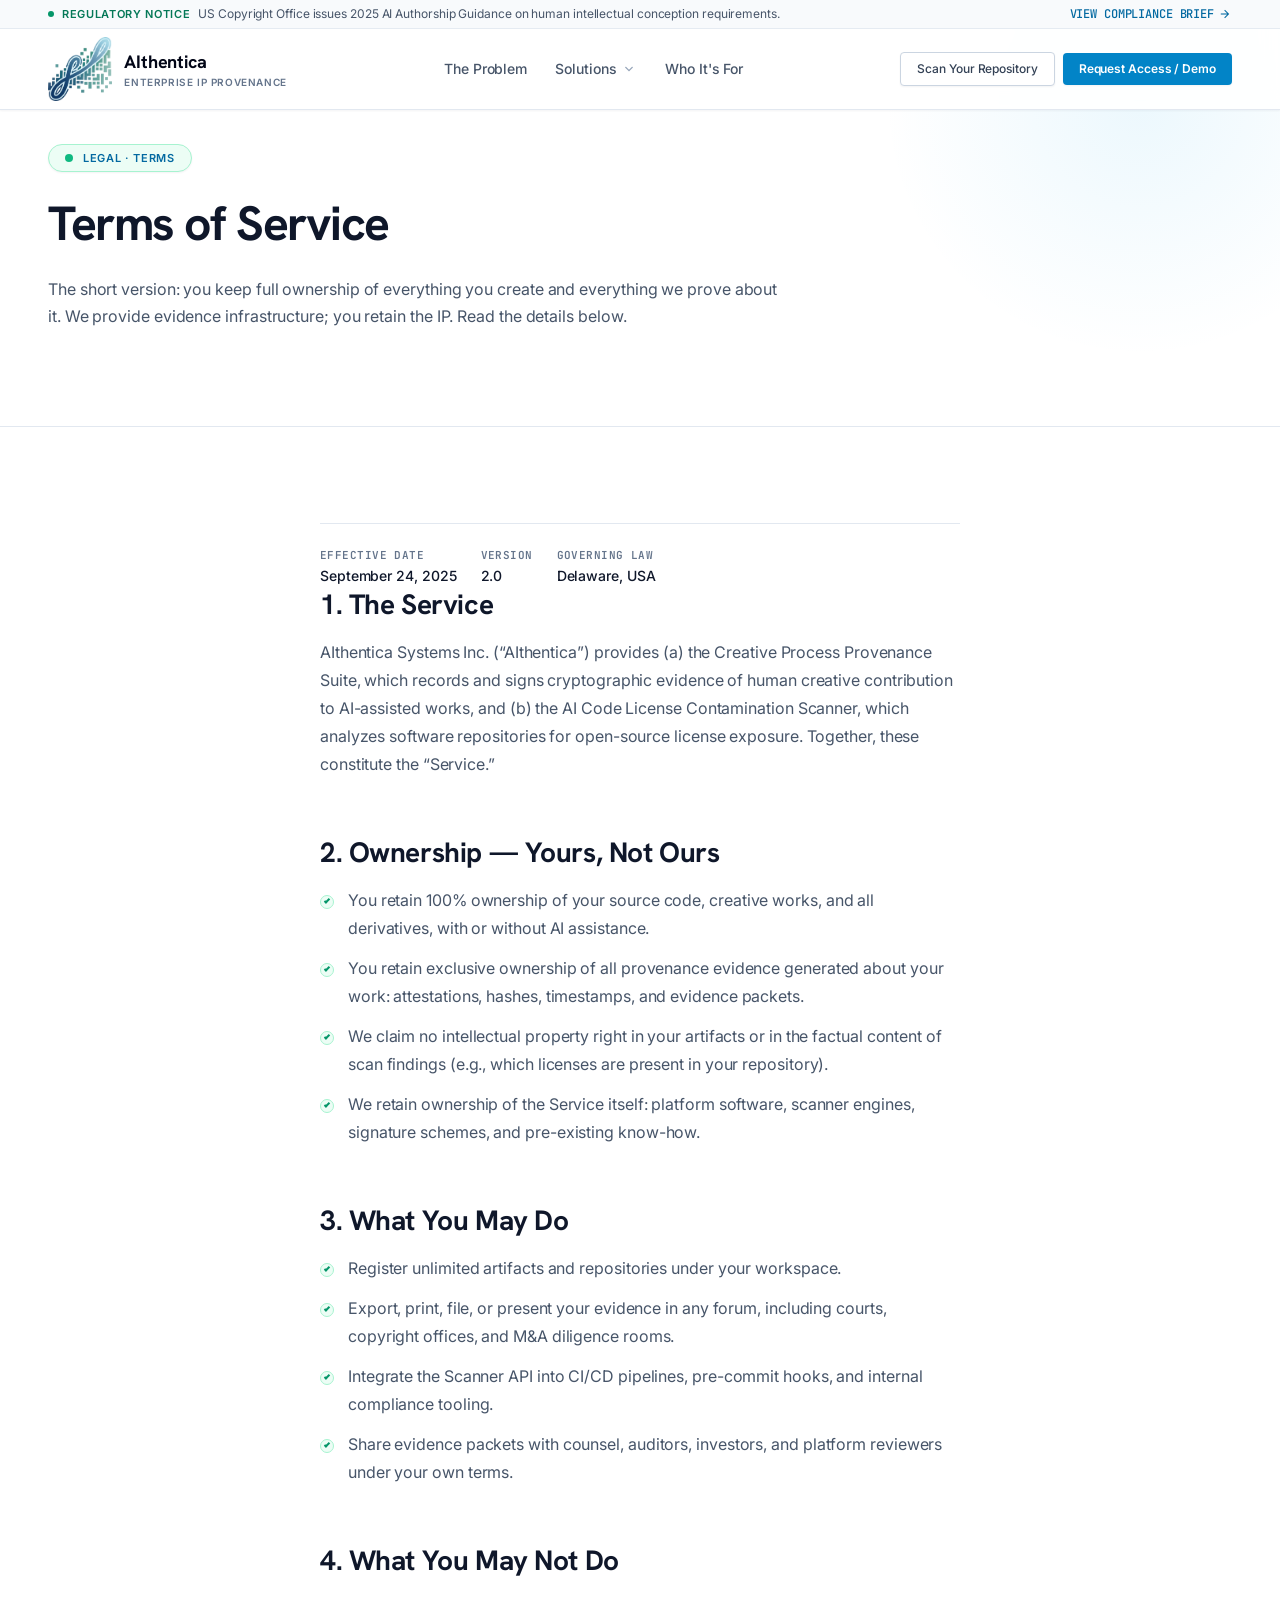
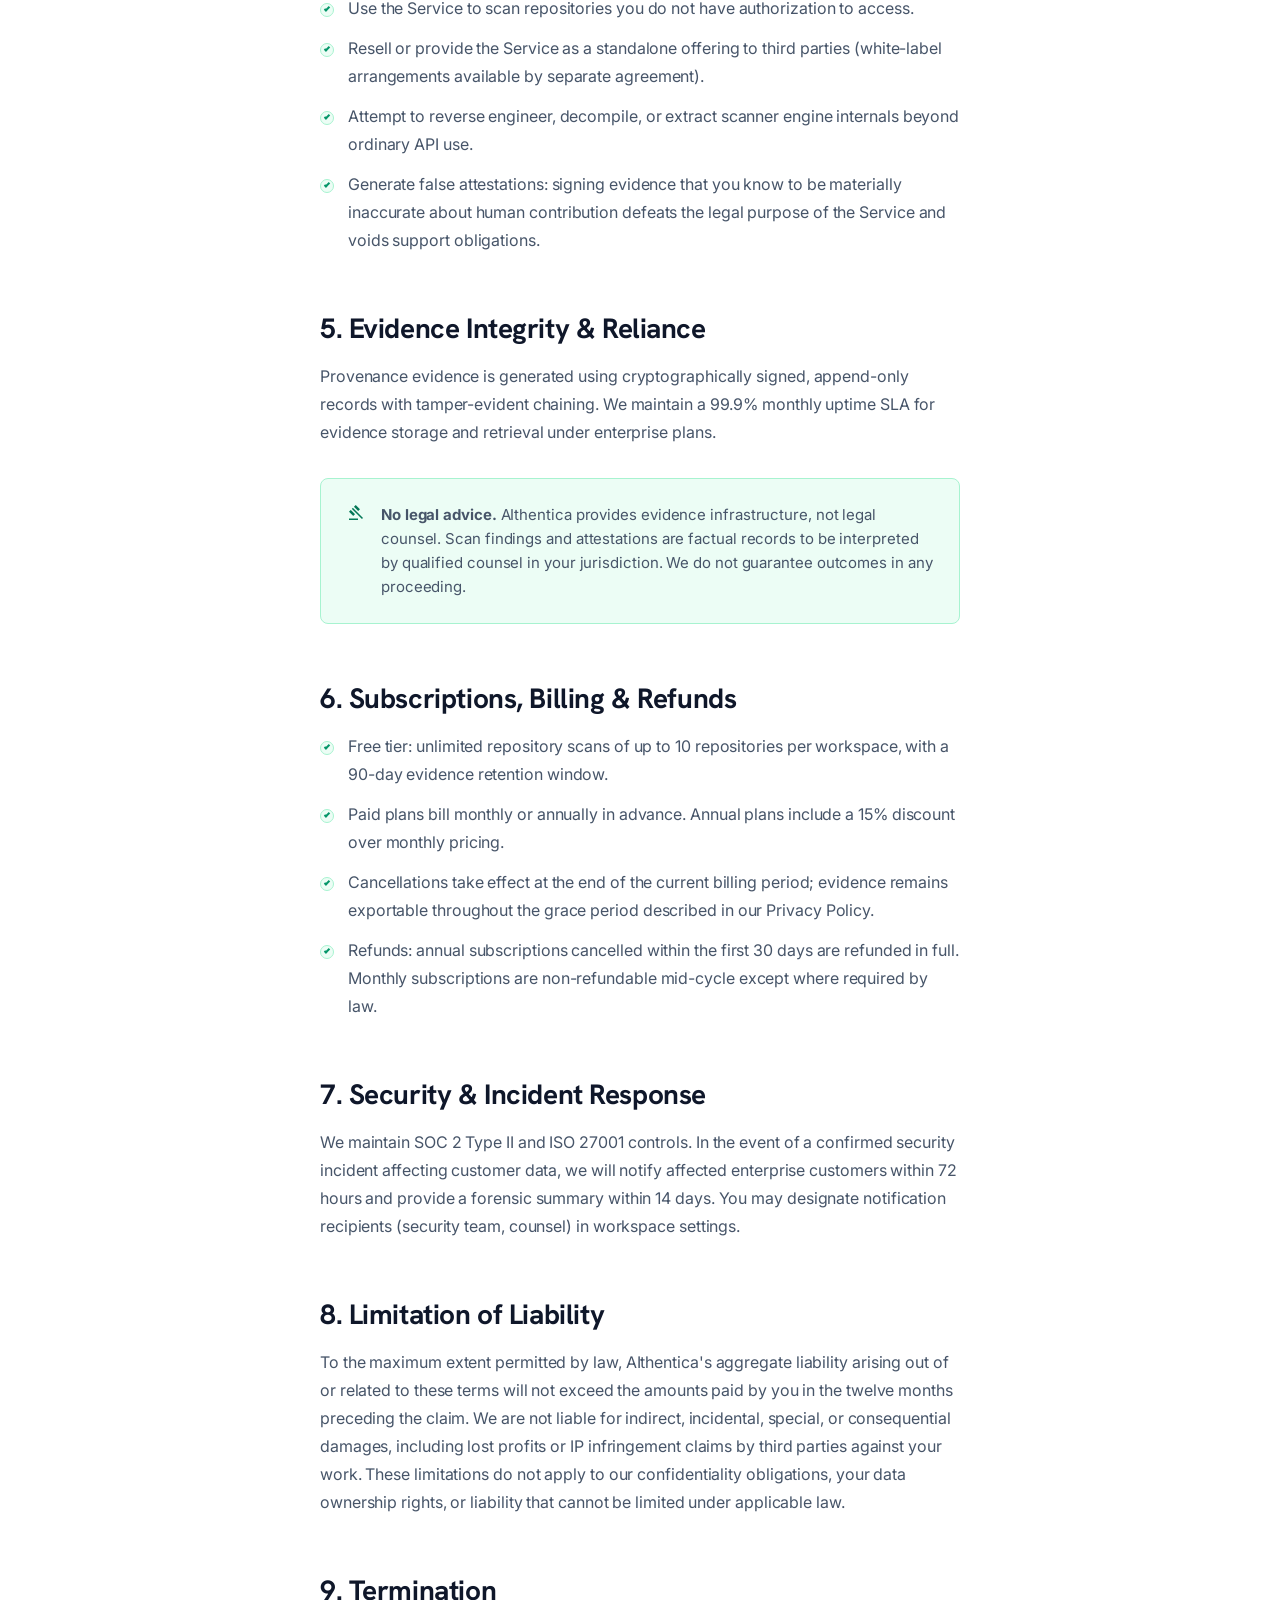
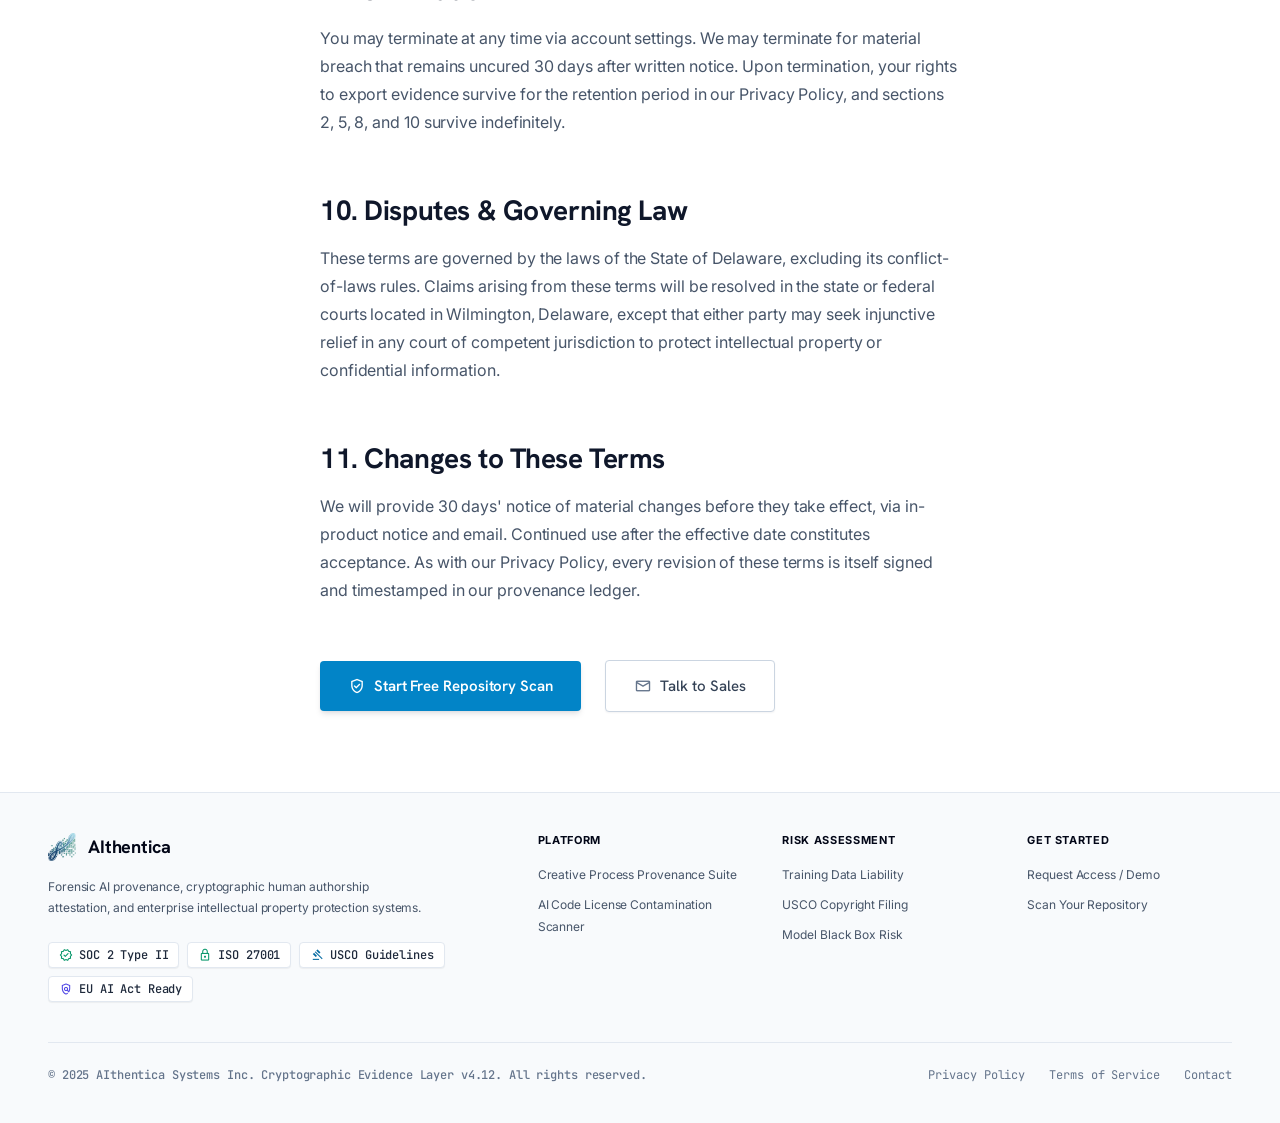
<file: terms-of-service.html>
<!doctype html>
<html lang="en">
    <head>
        <meta charset="UTF-8" />
        <meta name="viewport" content="width=device-width, initial-scale=1.0" />
        <title>Terms of Service | AIthentica</title>
        <meta name="description" content="Terms governing use of the AIthentica Creative Process Provenance Suite and AI Code License Contamination Scanner." />
        <link rel="preconnect" href="https://fonts.googleapis.com" />
        <link rel="preconnect" href="https://fonts.gstatic.com" crossorigin />
        <link
            href="https://fonts.googleapis.com/css2?family=Hanken+Grotesk:wght@500;600;700&family=Inter:wght@400;500;600;700&family=JetBrains+Mono:wght@400;500;600&family=Space+Grotesk:wght@500;600&display=swap"
            rel="stylesheet"
        />
        <link
            href="https://fonts.googleapis.com/css2?family=Material+Symbols+Outlined:opsz,wght,FILL,GRAD@20..48,100..700,0..1,-50..200&display=swap"
            rel="stylesheet"
        />
        <link rel="apple-touch-icon" sizes="180x180" href="/img/apple-touch-icon.png">
        <link rel="icon" type="image/png" sizes="32x32" href="/img/favicon-32x32.png">
        <link rel="icon" type="image/png" sizes="16x16" href="/img/favicon-16x16.png">
        <link rel="manifest" href="/site.webmanifest">
        <link rel="stylesheet" href="assets/site.css" />
    </head>
    <body>
        <!-- ============ Header ============ -->
        <header class="site-header">
            <div class="notice-bar">
                <div class="notice-inner">
                    <div class="notice-left">
                        <span class="pulse-dot"></span>
                        <span class="t-caps notice-label"
                            >REGULATORY NOTICE</span
                        ><span class="t-body-sm notice-text"
                            >US Copyright Office issues 2025 AI Authorship
                            Guidance on human intellectual conception
                            requirements.</span
                        >
                    </div>
                    <a
                        class="t-mono notice-link"
                        href="https://www.copyright.gov/ai/Copyright-and-Artificial-Intelligence-Part-2-Copyrightability-Report.pdf"
                        target="_blank"
                        rel="noopener"
                    >
                        <span>VIEW COMPLIANCE BRIEF</span
                        ><span class="material-symbols-outlined" style="font-size: 14px"
                            >arrow_forward</span
                        >
                    </a>
                </div>
            </div>
            <div class="nav-row">
                <a class="brand" href="/">
                    <img
                        alt="AIthentica Logo"
                        class="brand-logo"
                        src="/img/logo.png"
                    />
                    <div class="brand-col">
                        <span class="brand-name">AIthentica</span>
                        <span class="brand-sub">Enterprise IP Provenance</span>
                    </div>
                </a>
                <nav class="main-nav" aria-label="Primary">
                    <a class="nav-link" href="/#problems">The Problem</a>
                    <div class="nav-item">
                        <button class="nav-btn" type="button">
                            <span>Solutions</span>
                            <span class="material-symbols-outlined"
                                >expand_more</span
                            >
                        </button>
                        <div class="dropdown">
                            <a href="/#solutions"
                                >Creative Process Provenance Suite</a
                            ><a href="/#solutions"
                                >AI Code License Contamination Scanner</a
                            >
                        </div>
                    </div>
                    <a class="nav-link" href="/#audience">Who It's For</a>
                </nav>
                <div class="nav-actions">
                    <a class="btn-ghost" href="/#subscribe"
                        >Scan Your Repository</a
                    ><a class="btn-primary-nav js-contact-cta" href="/#subscribe"
                        >Request Access / Demo</a
                </div>
            </div>
        </header>

        <main>
        <style>
            .doc-hero {
                position: relative;
                padding-top: calc(var(--header-h) + 4rem);
                padding-bottom: 3.5rem;
                border-bottom: 1px solid var(--slate-200);
                overflow: hidden;
            }

            .doc-hero::before {
                content: "";
                position: absolute;
                top: -160px;
                right: -120px;
                width: 520px;
                height: 520px;
                border-radius: 9999px;
                background: radial-gradient(
                    circle,
                    rgba(14, 165, 233, 0.08) 0%,
                    transparent 70%
                );
                pointer-events: none;
            }

            .doc-body {
                padding-top: 4rem;
                padding-bottom: 5rem;
            }

            .doc-col {
                max-width: 46rem;
            }

            .doc-section {
                margin-bottom: 3.5rem;
            }

            .doc-section h2 {
                font-family: var(--font-display);
                font-size: 28px;
                line-height: 36px;
                letter-spacing: -0.015em;
                font-weight: 700;
                color: var(--slate-900);
                margin-bottom: 1rem;
            }

            .doc-section h3 {
                font-family: var(--font-display);
                font-size: 18px;
                line-height: 26px;
                letter-spacing: -0.01em;
                font-weight: 600;
                color: var(--slate-900);
                margin-top: 2rem;
                margin-bottom: 0.75rem;
            }

            .doc-section p {
                font-size: 16px;
                line-height: 28px;
                color: var(--slate-600);
                margin-bottom: 1rem;
            }

            .doc-section ul {
                list-style: none;
                margin: 1rem 0;
                display: flex;
                flex-direction: column;
                gap: 0.75rem;
            }

            .doc-section ul li {
                position: relative;
                padding-left: 1.75rem;
                font-size: 16px;
                line-height: 28px;
                color: var(--slate-600);
            }

            .doc-section ul li::before {
                content: "";
                position: absolute;
                left: 0;
                top: 9px;
                width: 14px;
                height: 14px;
                border-radius: 9999px;
                background: var(--emerald-50);
                border: 1px solid var(--emerald-200);
            }

            .doc-section ul li::after {
                content: "";
                position: absolute;
                left: 4px;
                top: 13px;
                width: 6px;
                height: 3px;
                border-left: 2px solid var(--emerald-600);
                border-bottom: 2px solid var(--emerald-600);
                transform: rotate(-45deg);
            }

            .doc-callout {
                border-radius: 8px;
                padding: 1.5rem;
                margin: 2rem 0;
                display: flex;
                gap: 1rem;
                align-items: flex-start;
            }

            .doc-callout-sky {
                background: var(--sky-50);
                border: 1px solid var(--sky-200);
            }

            .doc-callout-emerald {
                background: var(--emerald-50);
                border: 1px solid var(--emerald-200);
            }

            .doc-callout-indigo {
                background: var(--indigo-50);
                border: 1px solid var(--indigo-200);
            }

            .doc-callout p {
                margin-bottom: 0;
                font-size: 15px;
                line-height: 24px;
            }

            .doc-meta {
                display: flex;
                flex-wrap: wrap;
                gap: 1.5rem;
                margin-top: 2rem;
                padding-top: 1.5rem;
                border-top: 1px solid var(--slate-200);
            }

            .doc-meta-item {
                display: flex;
                flex-direction: column;
                gap: 4px;
            }

            .doc-meta-label {
                font-family: var(--font-mono);
                font-size: 11px;
                line-height: 14px;
                letter-spacing: 0.04em;
                text-transform: uppercase;
                font-weight: 600;
                color: var(--slate-500);
            }

            .doc-meta-value {
                font-size: 14px;
                line-height: 20px;
                color: var(--slate-900);
                font-weight: 500;
            }

            .doc-cta {
                margin-top: 3rem;
                display: flex;
                align-items: center;
                gap: 1.5rem;
                flex-wrap: wrap;
            }
        </style>

            <!-- ============ Terms of Service ============ -->
            <section class="doc-hero">
                <div class="wrap">
                    <div class="hero-badge" style="margin-bottom: 1.5rem">
                        <span class="dot"></span>
                        <span class="t-caps" style="color: var(--sky-700)"
                            >Legal &middot; Terms</span
                        >
                    </div>
                    <h1 class="t-display" style="max-width: 46rem">Terms of Service</h1>
                    <p class="t-body-lg hero-sub" style="margin-top: 1.5rem; max-width: 46rem">
                        The short version: you keep full ownership of everything
                        you create and everything we prove about it. We provide
                        evidence infrastructure; you retain the IP. Read the
                        details below.
                    </p>
                </div>
            </section>

            <section class="doc-body">
                <div class="wrap doc-col">
                    <div class="doc-meta">
                        <div class="doc-meta-item">
                            <span class="doc-meta-label">Effective Date</span>
                            <span class="doc-meta-value">September 24, 2025</span>
                        </div>
                        <div class="doc-meta-item">
                            <span class="doc-meta-label">Version</span>
                            <span class="doc-meta-value">2.0</span>
                        </div>
                        <div class="doc-meta-item">
                            <span class="doc-meta-label">Governing Law</span>
                            <span class="doc-meta-value">Delaware, USA</span>
                        </div>
                    </div>

                    <div class="doc-section">
                        <h2>1. The Service</h2>
                        <p>
                            AIthentica Systems Inc. (&ldquo;AIthentica&rdquo;)
                            provides (a) the Creative Process Provenance Suite,
                            which records and signs cryptographic evidence of
                            human creative contribution to AI-assisted works,
                            and (b) the AI Code License Contamination Scanner,
                            which analyzes software repositories for open-source
                            license exposure. Together, these constitute the
                            &ldquo;Service.&rdquo;
                        </p>
                    </div>

                    <div class="doc-section">
                        <h2>2. Ownership &mdash; Yours, Not Ours</h2>
                        <ul>
                            <li>You retain 100% ownership of your source code, creative works, and all derivatives, with or without AI assistance.</li>
                            <li>You retain exclusive ownership of all provenance evidence generated about your work: attestations, hashes, timestamps, and evidence packets.</li>
                            <li>We claim no intellectual property right in your artifacts or in the factual content of scan findings (e.g., which licenses are present in your repository).</li>
                            <li>We retain ownership of the Service itself: platform software, scanner engines, signature schemes, and pre-existing know-how.</li>
                        </ul>
                    </div>

                    <div class="doc-section">
                        <h2>3. What You May Do</h2>
                        <ul>
                            <li>Register unlimited artifacts and repositories under your workspace.</li>
                            <li>Export, print, file, or present your evidence in any forum, including courts, copyright offices, and M&amp;A diligence rooms.</li>
                            <li>Integrate the Scanner API into CI/CD pipelines, pre-commit hooks, and internal compliance tooling.</li>
                            <li>Share evidence packets with counsel, auditors, investors, and platform reviewers under your own terms.</li>
                        </ul>
                    </div>

                    <div class="doc-section">
                        <h2>4. What You May Not Do</h2>
                        <ul>
                            <li>Use the Service to scan repositories you do not have authorization to access.</li>
                            <li>Resell or provide the Service as a standalone offering to third parties (white-label arrangements available by separate agreement).</li>
                            <li>Attempt to reverse engineer, decompile, or extract scanner engine internals beyond ordinary API use.</li>
                            <li>Generate false attestations: signing evidence that you know to be materially inaccurate about human contribution defeats the legal purpose of the Service and voids support obligations.</li>
                        </ul>
                    </div>

                    <div class="doc-section">
                        <h2>5. Evidence Integrity &amp; Reliance</h2>
                        <p>
                            Provenance evidence is generated using
                            cryptographically signed, append-only records with
                            tamper-evident chaining. We maintain a 99.9% monthly
                            uptime SLA for evidence storage and retrieval under
                            enterprise plans.
                        </p>
                        <div class="doc-callout doc-callout-emerald">
                            <span class="material-symbols-outlined" style="font-size: 20px; color: var(--emerald-700)">gavel</span>
                            <p>
                                <strong>No legal advice.</strong> AIthentica
                                provides evidence infrastructure, not legal
                                counsel. Scan findings and attestations are
                                factual records to be interpreted by qualified
                                counsel in your jurisdiction. We do not
                                guarantee outcomes in any proceeding.
                            </p>
                        </div>
                    </div>

                    <div class="doc-section">
                        <h2>6. Subscriptions, Billing &amp; Refunds</h2>
                        <ul>
                            <li>Free tier: unlimited repository scans of up to 10 repositories per workspace, with a 90-day evidence retention window.</li>
                            <li>Paid plans bill monthly or annually in advance. Annual plans include a 15% discount over monthly pricing.</li>
                            <li>Cancellations take effect at the end of the current billing period; evidence remains exportable throughout the grace period described in our Privacy Policy.</li>
                            <li>Refunds: annual subscriptions cancelled within the first 30 days are refunded in full. Monthly subscriptions are non-refundable mid-cycle except where required by law.</li>
                        </ul>
                    </div>

                    <div class="doc-section">
                        <h2>7. Security &amp; Incident Response</h2>
                        <p>
                            We maintain SOC 2 Type II and ISO 27001 controls. In
                            the event of a confirmed security incident affecting
                            customer data, we will notify affected enterprise
                            customers within 72 hours and provide a forensic
                            summary within 14 days. You may designate
                            notification recipients (security team, counsel) in
                            workspace settings.
                        </p>
                    </div>

                    <div class="doc-section">
                        <h2>8. Limitation of Liability</h2>
                        <p>
                            To the maximum extent permitted by law, AIthentica's
                            aggregate liability arising out of or related to
                            these terms will not exceed the amounts paid by you
                            in the twelve months preceding the claim. We are not
                            liable for indirect, incidental, special, or
                            consequential damages, including lost profits or IP
                            infringement claims by third parties against your
                            work. These limitations do not apply to our
                            confidentiality obligations, your data ownership
                            rights, or liability that cannot be limited under
                            applicable law.
                        </p>
                    </div>

                    <div class="doc-section">
                        <h2>9. Termination</h2>
                        <p>
                            You may terminate at any time via account settings.
                            We may terminate for material breach that remains
                            uncured 30 days after written notice. Upon
                            termination, your rights to export evidence survive
                            for the retention period in our Privacy Policy, and
                            sections 2, 5, 8, and 10 survive indefinitely.
                        </p>
                    </div>

                    <div class="doc-section">
                        <h2>10. Disputes &amp; Governing Law</h2>
                        <p>
                            These terms are governed by the laws of the State of
                            Delaware, excluding its conflict-of-laws rules.
                            Claims arising from these terms will be resolved in
                            the state or federal courts located in Wilmington,
                            Delaware, except that either party may seek
                            injunctive relief in any court of competent
                            jurisdiction to protect intellectual property or
                            confidential information.
                        </p>
                    </div>

                    <div class="doc-section">
                        <h2>11. Changes to These Terms</h2>
                        <p>
                            We will provide 30 days' notice of material changes
                            before they take effect, via in-product notice and
                            email. Continued use after the effective date
                            constitutes acceptance. As with our Privacy Policy,
                            every revision of these terms is itself signed and
                            timestamped in our provenance ledger.
                        </p>
                    </div>

                    <div class="doc-cta">
                        <a class="btn-hero-primary" href="/#subscribe">
                            <span class="material-symbols-outlined" style="font-size: 18px">verified_user</span>
                            <span>Start Free Repository Scan</span>
                        </a>
                        <button type="button" class="btn-hero-secondary" id="docContactBtn">
                            <span class="material-symbols-outlined" style="font-size: 18px; color: var(--slate-500)">mail</span>
                            <span>Talk to Sales</span>
                        </button>
                    </div>
                </div>
            </section>
        </main>

        <!-- ============ Footer ============ -->
        <footer class="site-footer">
            <div class="wrap">
                <div class="footer-grid">
                    <div class="footer-brand-col">
                        <div class="footer-brand">
                            <img
                                alt="AIthentica Logo"
                                class="footer-logo"
                                src="/img/logo.png"
                            />
                            <span class="brand-name">AIthentica</span>
                        </div>
                        <p class="t-body-sm footer-desc">
                            Forensic AI provenance, cryptographic human
                            authorship attestation, and enterprise intellectual
                            property protection systems.
                        </p>
                        <div class="footer-badges">
                            <span class="footer-badge">
                                <span
                                    class="material-symbols-outlined"
                                    style="font-size: 14px; color: var(--emerald-600)"
                                    >verified</span
                                >
                                SOC 2 Type II
                            </span>
                            <span class="footer-badge">
                                <span
                                    class="material-symbols-outlined"
                                    style="font-size: 14px; color: var(--emerald-600)"
                                    >lock</span
                                >
                                ISO 27001
                            </span>
                            <span class="footer-badge">
                                <span
                                    class="material-symbols-outlined"
                                    style="font-size: 14px; color: var(--sky-700)"
                                    >gavel</span
                                >
                                USCO Guidelines
                            </span>
                            <span class="footer-badge">
                                <span
                                    class="material-symbols-outlined"
                                    style="font-size: 14px; color: var(--indigo-600)"
                                    >policy</span
                                >
                                EU AI Act Ready
                            </span>
                        </div>
                    </div>
                    <div class="footer-col">
                        <h4>Platform</h4>
                        <ul>
                            <li>
                                <a href="/#solutions"
                                    >Creative Process Provenance Suite</a
                                >
                            </li>
                            <li>
                                <a href="/#solutions"
                                    >AI Code License Contamination Scanner</a
                                >
                            </li>
                        </ul>
                    </div>
                    <div class="footer-col">
                        <h4>Risk Assessment</h4>
                        <ul>
                            <li>
                                <a href="/#problems"
                                    >Training Data Liability</a
                                >
                            </li>
                            <li>
                                <a href="/#problems"
                                    >USCO Copyright Filing</a
                                >
                            </li>
                            <li>
                                <a href="/#problems">Model Black Box Risk</a>
                            </li>
                        </ul>
                    </div>
                    <div class="footer-col">
                        <h4>Get Started</h4>
                        <ul>
                            <li>
                                <a class="js-contact-cta" href="/#subscribe"
                                    >Request Access / Demo</a
                                >
                            </li>
                            <li>
                                <a href="/#subscribe"
                                    >Scan Your Repository</a
                                >
                            </li>
                        </ul>
                    </div>
                </div>
                <div class="footer-bottom">
                    <p class="t-mono">
                        © 2025 AIthentica Systems Inc. Cryptographic Evidence
                        Layer v4.12. All rights reserved.
                    </p>
                    <div class="footer-bottom-links">
                        <a href="/privacy-policy">Privacy Policy</a>
                        <a href="/terms-of-service">Terms of Service</a>
                        <button
                            type="button"
                            class="footer-contact-btn"
                            id="contactOpenBtn"
                        >
                            Contact
                        </button>
                    </div>
                </div>
            </div>
        </footer>

        <!-- ============ Contact Modal (form lives in reusable iframe doc) ============ -->
        <div class="modal-overlay" id="contactModal" hidden>
            <div
                class="modal-dialog"
                role="dialog"
                aria-modal="true"
                aria-labelledby="contactModalTitle"
            >
                <div class="modal-head">
                    <h3 id="contactModalTitle" class="t-headline-sm">
                        Contact AIthentica
                    </h3>
                    <button
                        type="button"
                        class="modal-close"
                        id="contactCloseBtn"
                        aria-label="Close dialog"
                    >
                        <span class="material-symbols-outlined" style="font-size: 18px"
                            >close</span
                        >
                    </button>
                </div>
                <iframe
                    class="modal-frame"
                    id="contactFrame"
                    src="contact-form.html"
                    title="Contact form"
                ></iframe>
            </div>
        </div>

        <script>
            (function () {
                // ---- Contact modal (form in reusable iframe doc) ----
                var modal = document.getElementById("contactModal");
                var openBtn = document.getElementById("contactOpenBtn");
                var closeBtn = document.getElementById("contactCloseBtn");
                if (modal && openBtn && closeBtn) {
                    function openModal() {
                        modal.hidden = false;
                        document.body.style.overflow = "hidden";
                        closeBtn.focus();
                    }
                    function closeModal() {
                        modal.hidden = true;
                        document.body.style.overflow = "";
                        openBtn.focus();
                    }
                    openBtn.addEventListener("click", openModal);
                    document.querySelectorAll(".js-contact-cta").forEach(function (el) {
                        el.addEventListener("click", function (e) {
                            e.preventDefault();
                            openModal();
                        });
                    });
                    closeBtn.addEventListener("click", closeModal);
                    modal.addEventListener("click", function (e) {
                        if (e.target === modal) closeModal();
                    });
                    document.addEventListener("keydown", function (e) {
                        if (e.key === "Escape" && !modal.hidden) closeModal();
                    });
                }
            })();
        </script>
    
        <script>
            (function () {
                var b = document.getElementById("docContactBtn");
                var openBtn = document.getElementById("contactOpenBtn");
                if (b && openBtn) b.addEventListener("click", function () { openBtn.click(); });
            })();
        </script>
    </body>
</html>
</file>
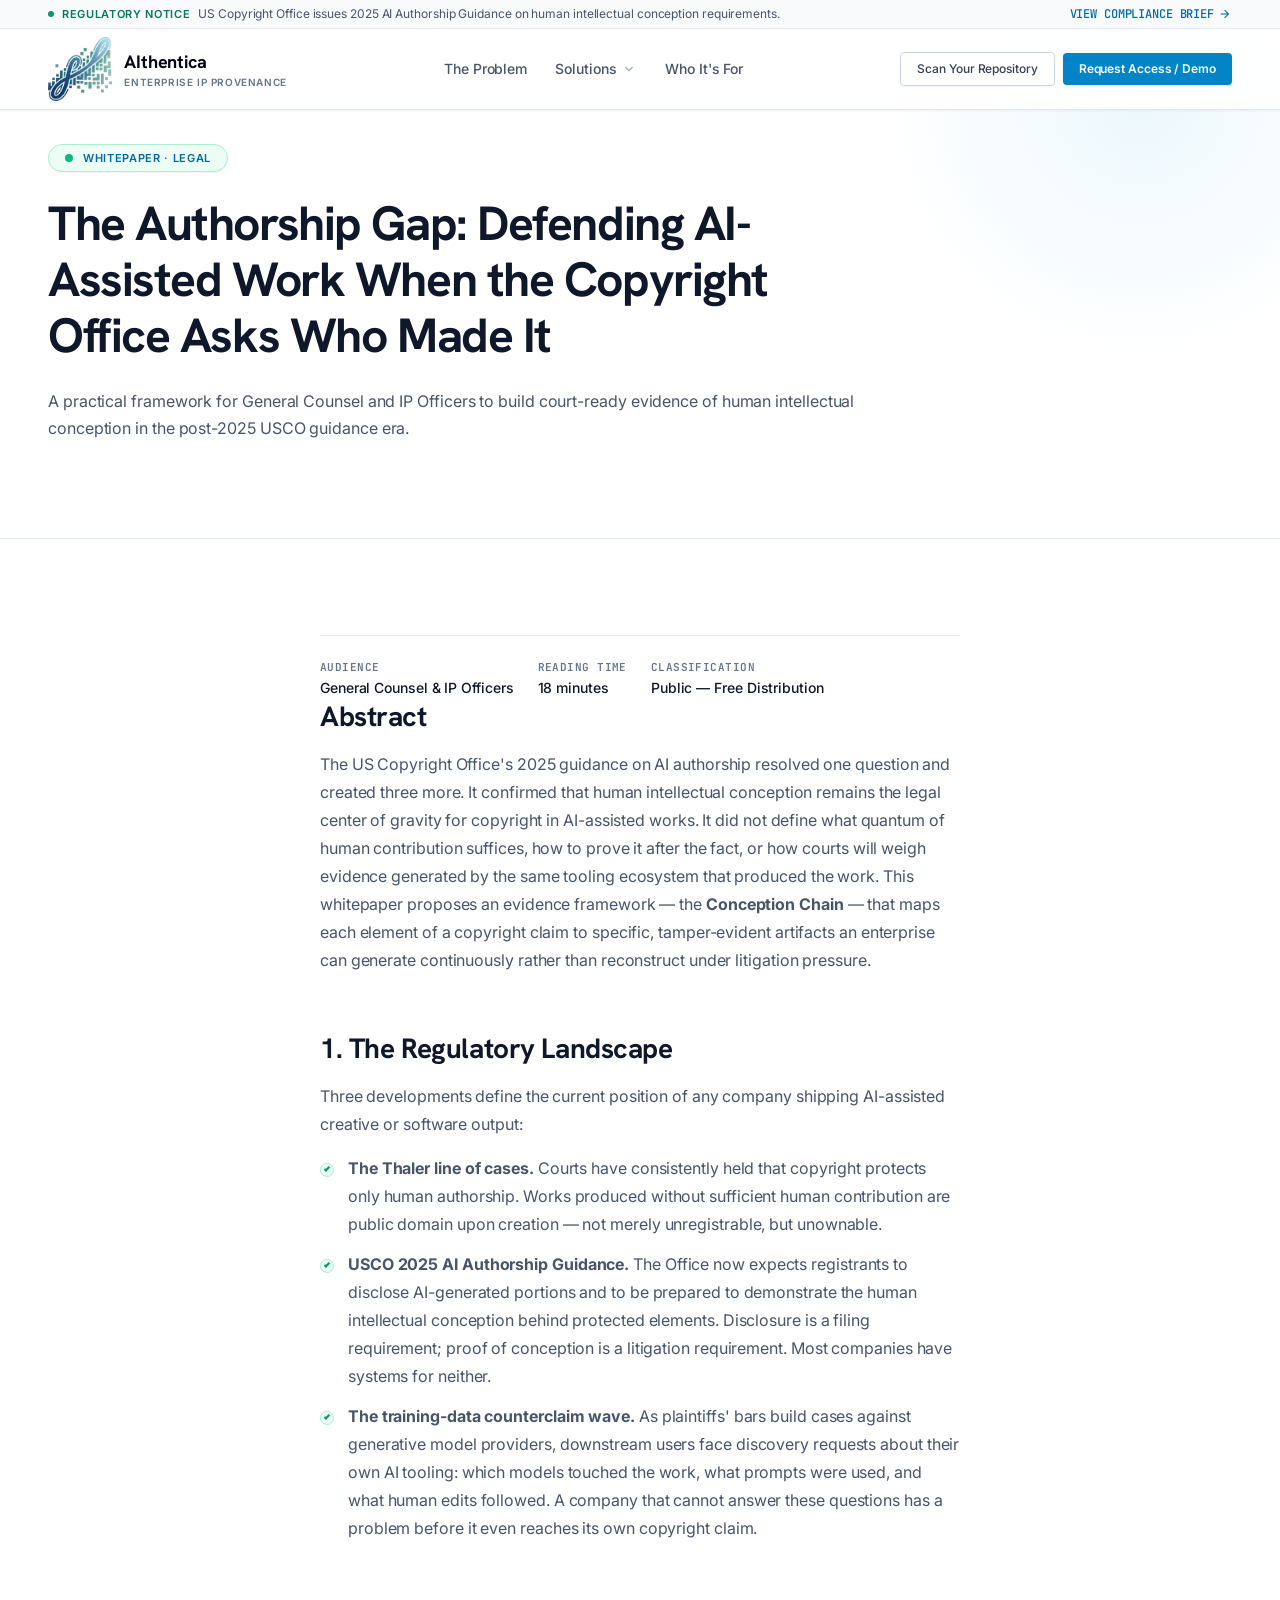
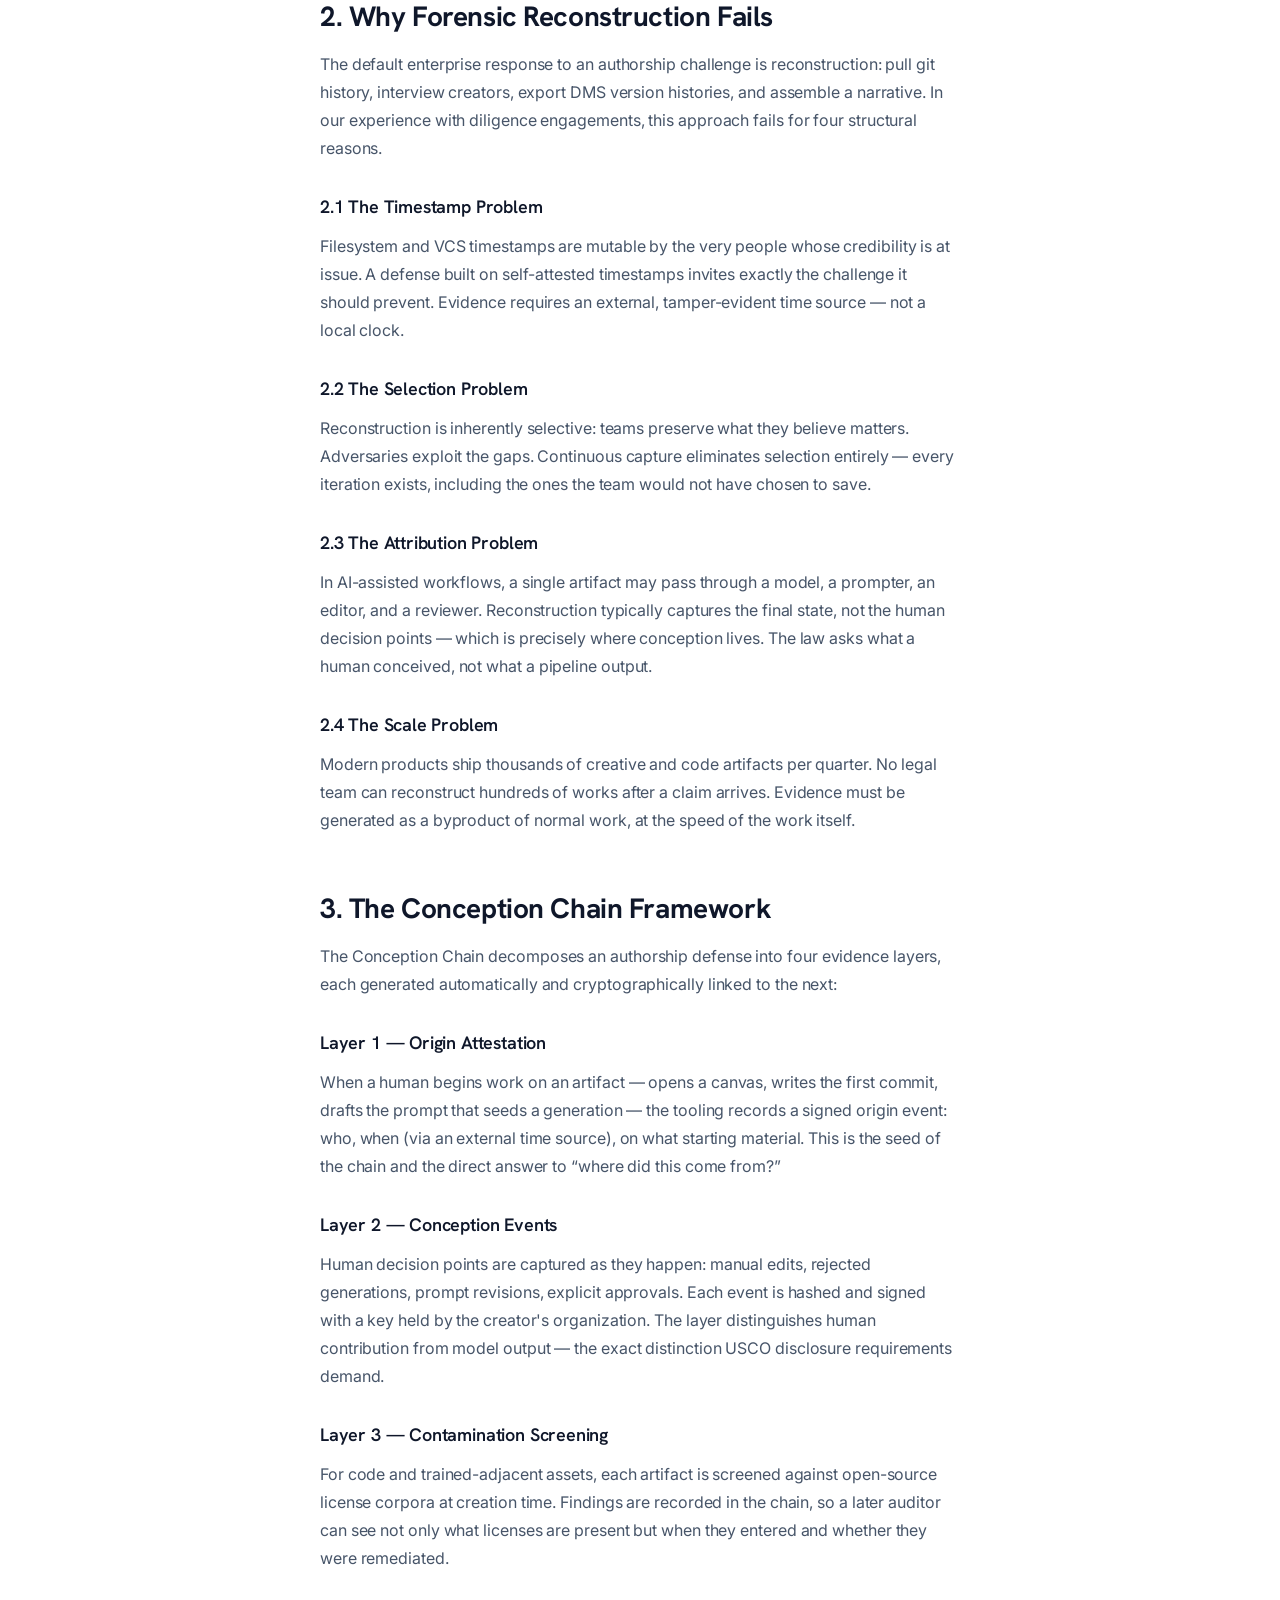
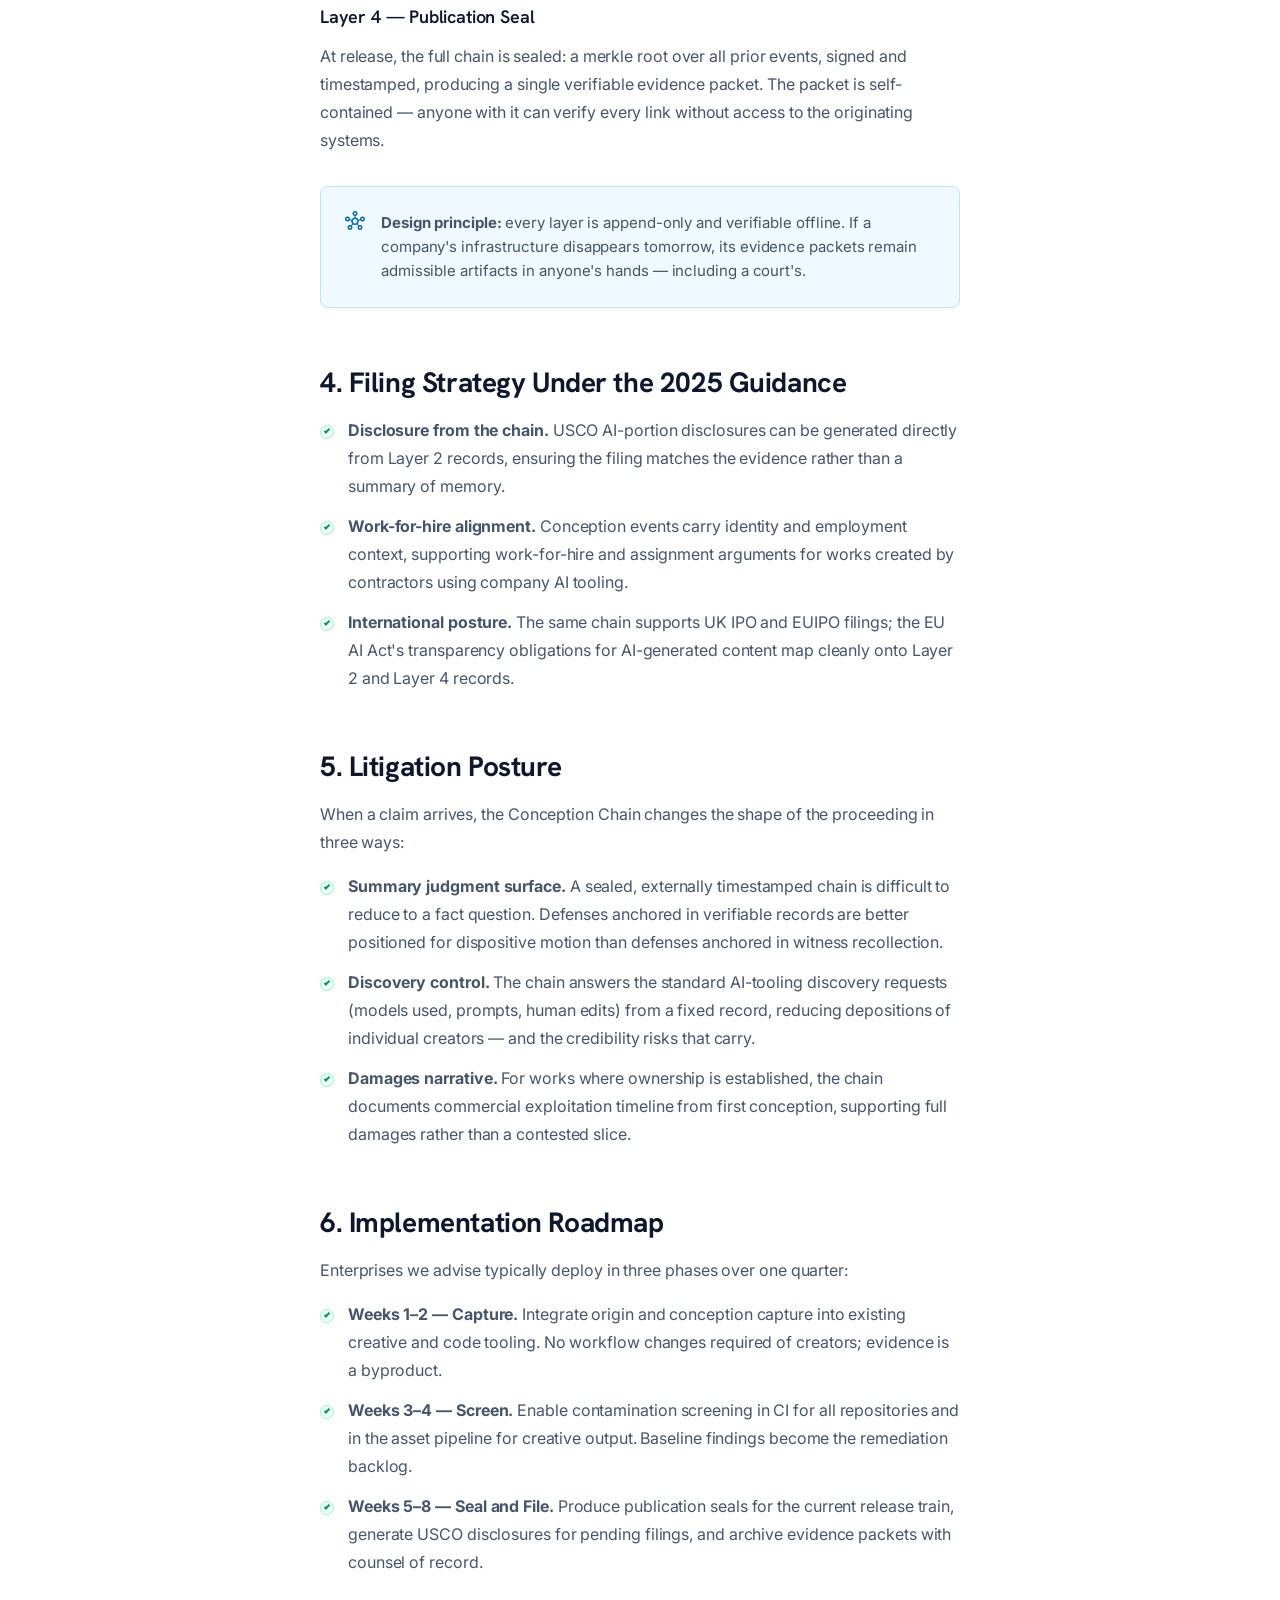
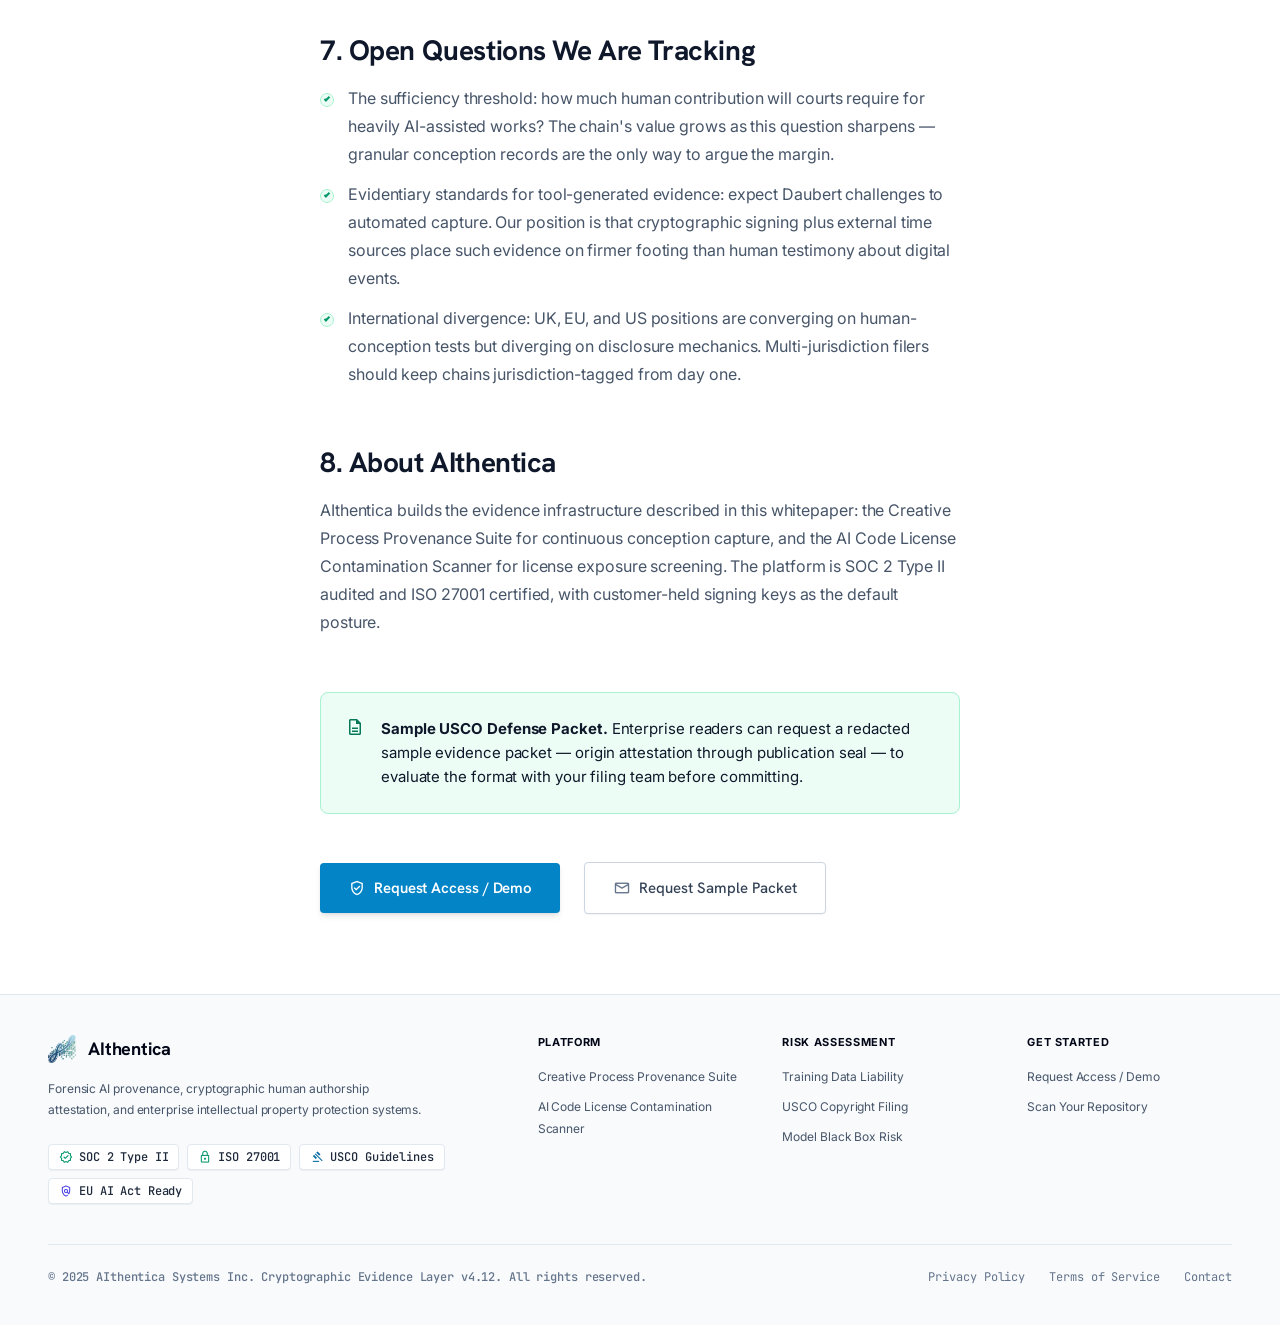
<file: whitepaper.html>
<!doctype html>
<html lang="en">
    <head>
        <meta charset="UTF-8" />
        <meta name="viewport" content="width=device-width, initial-scale=1.0" />
        <title>Legal Whitepaper: Defending AI-Assisted Copyright | AIthentica</title>
        <meta name="description" content="A whitepaper for General Counsel and IP Officers on establishing human authorship evidence for AI-assisted works under USCO guidance." />
        <link rel="preconnect" href="https://fonts.googleapis.com" />
        <link rel="preconnect" href="https://fonts.gstatic.com" crossorigin />
        <link
            href="https://fonts.googleapis.com/css2?family=Hanken+Grotesk:wght@500;600;700&family=Inter:wght@400;500;600;700&family=JetBrains+Mono:wght@400;500;600&family=Space+Grotesk:wght@500;600&display=swap"
            rel="stylesheet"
        />
        <link
            href="https://fonts.googleapis.com/css2?family=Material+Symbols+Outlined:opsz,wght,FILL,GRAD@20..48,100..700,0..1,-50..200&display=swap"
            rel="stylesheet"
        />
        <link rel="apple-touch-icon" sizes="180x180" href="/img/apple-touch-icon.png">
        <link rel="icon" type="image/png" sizes="32x32" href="/img/favicon-32x32.png">
        <link rel="icon" type="image/png" sizes="16x16" href="/img/favicon-16x16.png">
        <link rel="manifest" href="/site.webmanifest">
        <link rel="stylesheet" href="assets/site.css" />
    </head>
    <body>
        <!-- ============ Header ============ -->
        <header class="site-header">
            <div class="notice-bar">
                <div class="notice-inner">
                    <div class="notice-left">
                        <span class="pulse-dot"></span>
                        <span class="t-caps notice-label"
                            >REGULATORY NOTICE</span
                        ><span class="t-body-sm notice-text"
                            >US Copyright Office issues 2025 AI Authorship
                            Guidance on human intellectual conception
                            requirements.</span
                        >
                    </div>
                    <a
                        class="t-mono notice-link"
                        href="https://www.copyright.gov/ai/Copyright-and-Artificial-Intelligence-Part-2-Copyrightability-Report.pdf"
                        target="_blank"
                        rel="noopener"
                    >
                        <span>VIEW COMPLIANCE BRIEF</span
                        ><span class="material-symbols-outlined" style="font-size: 14px"
                            >arrow_forward</span
                        >
                    </a>
                </div>
            </div>
            <div class="nav-row">
                <a class="brand" href="/">
                    <img
                        alt="AIthentica Logo"
                        class="brand-logo"
                        src="/img/logo.png"
                    />
                    <div class="brand-col">
                        <span class="brand-name">AIthentica</span>
                        <span class="brand-sub">Enterprise IP Provenance</span>
                    </div>
                </a>
                <nav class="main-nav" aria-label="Primary">
                    <a class="nav-link" href="/#problems">The Problem</a>
                    <div class="nav-item">
                        <button class="nav-btn" type="button">
                            <span>Solutions</span>
                            <span class="material-symbols-outlined"
                                >expand_more</span
                            >
                        </button>
                        <div class="dropdown">
                            <a href="/#solutions"
                                >Creative Process Provenance Suite</a
                            ><a href="/#solutions"
                                >AI Code License Contamination Scanner</a
                            >
                        </div>
                    </div>
                    <a class="nav-link" href="/#audience">Who It's For</a>
                </nav>
                <div class="nav-actions">
                    <a class="btn-ghost" href="/#subscribe"
                        >Scan Your Repository</a
                    ><a class="btn-primary-nav js-contact-cta" href="/#subscribe"
                        >Request Access / Demo</a
                </div>
            </div>
        </header>

        <main>
        <style>
            .doc-hero {
                position: relative;
                padding-top: calc(var(--header-h) + 4rem);
                padding-bottom: 3.5rem;
                border-bottom: 1px solid var(--slate-200);
                overflow: hidden;
            }

            .doc-hero::before {
                content: "";
                position: absolute;
                top: -160px;
                right: -120px;
                width: 520px;
                height: 520px;
                border-radius: 9999px;
                background: radial-gradient(
                    circle,
                    rgba(14, 165, 233, 0.08) 0%,
                    transparent 70%
                );
                pointer-events: none;
            }

            .doc-body {
                padding-top: 4rem;
                padding-bottom: 5rem;
            }

            .doc-col {
                max-width: 46rem;
            }

            .doc-section {
                margin-bottom: 3.5rem;
            }

            .doc-section h2 {
                font-family: var(--font-display);
                font-size: 28px;
                line-height: 36px;
                letter-spacing: -0.015em;
                font-weight: 700;
                color: var(--slate-900);
                margin-bottom: 1rem;
            }

            .doc-section h3 {
                font-family: var(--font-display);
                font-size: 18px;
                line-height: 26px;
                letter-spacing: -0.01em;
                font-weight: 600;
                color: var(--slate-900);
                margin-top: 2rem;
                margin-bottom: 0.75rem;
            }

            .doc-section p {
                font-size: 16px;
                line-height: 28px;
                color: var(--slate-600);
                margin-bottom: 1rem;
            }

            .doc-section ul {
                list-style: none;
                margin: 1rem 0;
                display: flex;
                flex-direction: column;
                gap: 0.75rem;
            }

            .doc-section ul li {
                position: relative;
                padding-left: 1.75rem;
                font-size: 16px;
                line-height: 28px;
                color: var(--slate-600);
            }

            .doc-section ul li::before {
                content: "";
                position: absolute;
                left: 0;
                top: 9px;
                width: 14px;
                height: 14px;
                border-radius: 9999px;
                background: var(--emerald-50);
                border: 1px solid var(--emerald-200);
            }

            .doc-section ul li::after {
                content: "";
                position: absolute;
                left: 4px;
                top: 13px;
                width: 6px;
                height: 3px;
                border-left: 2px solid var(--emerald-600);
                border-bottom: 2px solid var(--emerald-600);
                transform: rotate(-45deg);
            }

            .doc-callout {
                border-radius: 8px;
                padding: 1.5rem;
                margin: 2rem 0;
                display: flex;
                gap: 1rem;
                align-items: flex-start;
            }

            .doc-callout-sky {
                background: var(--sky-50);
                border: 1px solid var(--sky-200);
            }

            .doc-callout-emerald {
                background: var(--emerald-50);
                border: 1px solid var(--emerald-200);
            }

            .doc-callout-indigo {
                background: var(--indigo-50);
                border: 1px solid var(--indigo-200);
            }

            .doc-callout p {
                margin-bottom: 0;
                font-size: 15px;
                line-height: 24px;
            }

            .doc-meta {
                display: flex;
                flex-wrap: wrap;
                gap: 1.5rem;
                margin-top: 2rem;
                padding-top: 1.5rem;
                border-top: 1px solid var(--slate-200);
            }

            .doc-meta-item {
                display: flex;
                flex-direction: column;
                gap: 4px;
            }

            .doc-meta-label {
                font-family: var(--font-mono);
                font-size: 11px;
                line-height: 14px;
                letter-spacing: 0.04em;
                text-transform: uppercase;
                font-weight: 600;
                color: var(--slate-500);
            }

            .doc-meta-value {
                font-size: 14px;
                line-height: 20px;
                color: var(--slate-900);
                font-weight: 500;
            }

            .doc-cta {
                margin-top: 3rem;
                display: flex;
                align-items: center;
                gap: 1.5rem;
                flex-wrap: wrap;
            }
        </style>

            <!-- ============ Legal Whitepaper ============ -->
            <section class="doc-hero">
                <div class="wrap">
                    <div class="hero-badge" style="margin-bottom: 1.5rem">
                        <span class="dot"></span>
                        <span class="t-caps" style="color: var(--sky-700)"
                            >Whitepaper &middot; Legal</span
                        >
                    </div>
                    <h1 class="t-display" style="max-width: 52rem">
                        The Authorship Gap: Defending AI-Assisted Work When the
                        Copyright Office Asks Who Made It
                    </h1>
                    <p class="t-body-lg hero-sub" style="margin-top: 1.5rem; max-width: 52rem">
                        A practical framework for General Counsel and IP
                        Officers to build court-ready evidence of human
                        intellectual conception in the post-2025 USCO guidance
                        era.
                    </p>
                </div>
            </section>

            <section class="doc-body">
                <div class="wrap doc-col">
                    <div class="doc-meta">
                        <div class="doc-meta-item">
                            <span class="doc-meta-label">Audience</span>
                            <span class="doc-meta-value"
                                >General Counsel &amp; IP Officers</span
                            >
                        </div>
                        <div class="doc-meta-item">
                            <span class="doc-meta-label">Reading Time</span>
                            <span class="doc-meta-value">18 minutes</span>
                        </div>
                        <div class="doc-meta-item">
                            <span class="doc-meta-label">Classification</span>
                            <span class="doc-meta-value"
                                >Public &mdash; Free Distribution</span
                            >
                        </div>
                    </div>

                    <div class="doc-section">
                        <h2>Abstract</h2>
                        <p>
                            The US Copyright Office's 2025 guidance on AI
                            authorship resolved one question and created three
                            more. It confirmed that human intellectual
                            conception remains the legal center of gravity for
                            copyright in AI-assisted works. It did not define
                            what quantum of human contribution suffices, how to
                            prove it after the fact, or how courts will weigh
                            evidence generated by the same tooling ecosystem
                            that produced the work. This whitepaper proposes an
                            evidence framework &mdash; the
                            <strong>Conception Chain</strong> &mdash; that maps
                            each element of a copyright claim to specific,
                            tamper-evident artifacts an enterprise can generate
                            continuously rather than reconstruct under
                            litigation pressure.
                        </p>
                    </div>

                    <div class="doc-section">
                        <h2>1. The Regulatory Landscape</h2>
                        <p>
                            Three developments define the current position of
                            any company shipping AI-assisted creative or
                            software output:
                        </p>
                        <ul>
                            <li><strong>The Thaler line of cases.</strong> Courts have consistently held that copyright protects only human authorship. Works produced without sufficient human contribution are public domain upon creation &mdash; not merely unregistrable, but unownable.</li>
                            <li><strong>USCO 2025 AI Authorship Guidance.</strong> The Office now expects registrants to disclose AI-generated portions and to be prepared to demonstrate the human intellectual conception behind protected elements. Disclosure is a filing requirement; proof of conception is a litigation requirement. Most companies have systems for neither.</li>
                            <li><strong>The training-data counterclaim wave.</strong> As plaintiffs' bars build cases against generative model providers, downstream users face discovery requests about their own AI tooling: which models touched the work, what prompts were used, and what human edits followed. A company that cannot answer these questions has a problem before it even reaches its own copyright claim.</li>
                        </ul>
                    </div>

                    <div class="doc-section">
                        <h2>2. Why Forensic Reconstruction Fails</h2>
                        <p>
                            The default enterprise response to an authorship
                            challenge is reconstruction: pull git history,
                            interview creators, export DMS version histories,
                            and assemble a narrative. In our experience with
                            diligence engagements, this approach fails for four
                            structural reasons.
                        </p>
                        <h3>2.1 The Timestamp Problem</h3>
                        <p>
                            Filesystem and VCS timestamps are mutable by the
                            very people whose credibility is at issue. A
                            defense built on self-attested timestamps invites
                            exactly the challenge it should prevent. Evidence
                            requires an external, tamper-evident time source &mdash;
                            not a local clock.
                        </p>
                        <h3>2.2 The Selection Problem</h3>
                        <p>
                            Reconstruction is inherently selective: teams
                            preserve what they believe matters. Adversaries
                            exploit the gaps. Continuous capture eliminates
                            selection entirely &mdash; every iteration exists,
                            including the ones the team would not have chosen
                            to save.
                        </p>
                        <h3>2.3 The Attribution Problem</h3>
                        <p>
                            In AI-assisted workflows, a single artifact may pass
                            through a model, a prompter, an editor, and a
                            reviewer. Reconstruction typically captures the
                            final state, not the human decision points &mdash;
                            which is precisely where conception lives. The law
                            asks what a human conceived, not what a pipeline
                            output.
                        </p>
                        <h3>2.4 The Scale Problem</h3>
                        <p>
                            Modern products ship thousands of creative and code
                            artifacts per quarter. No legal team can
                            reconstruct hundreds of works after a claim
                            arrives. Evidence must be generated as a byproduct
                            of normal work, at the speed of the work itself.
                        </p>
                    </div>

                    <div class="doc-section">
                        <h2>3. The Conception Chain Framework</h2>
                        <p>
                            The Conception Chain decomposes an authorship
                            defense into four evidence layers, each generated
                            automatically and cryptographically linked to the
                            next:
                        </p>
                        <h3>Layer 1 &mdash; Origin Attestation</h3>
                        <p>
                            When a human begins work on an artifact &mdash;
                            opens a canvas, writes the first commit, drafts the
                            prompt that seeds a generation &mdash; the tooling
                            records a signed origin event: who, when (via an
                            external time source), on what starting material.
                            This is the seed of the chain and the direct answer
                            to &ldquo;where did this come from?&rdquo;
                        </p>
                        <h3>Layer 2 &mdash; Conception Events</h3>
                        <p>
                            Human decision points are captured as they happen:
                            manual edits, rejected generations, prompt
                            revisions, explicit approvals. Each event is
                            hashed and signed with a key held by the creator's
                            organization. The layer distinguishes human
                            contribution from model output &mdash; the exact
                            distinction USCO disclosure requirements demand.
                        </p>
                        <h3>Layer 3 &mdash; Contamination Screening</h3>
                        <p>
                            For code and trained-adjacent assets, each artifact
                            is screened against open-source license corpora at
                            creation time. Findings are recorded in the chain,
                            so a later auditor can see not only what licenses
                            are present but when they entered and whether they
                            were remediated.
                        </p>
                        <h3>Layer 4 &mdash; Publication Seal</h3>
                        <p>
                            At release, the full chain is sealed: a merkle root
                            over all prior events, signed and timestamped,
                            producing a single verifiable evidence packet. The
                            packet is self-contained &mdash; anyone with it can
                            verify every link without access to the originating
                            systems.
                        </p>
                        <div class="doc-callout doc-callout-sky">
                            <span class="material-symbols-outlined" style="font-size: 20px; color: var(--sky-700)">hub</span>
                            <p>
                                <strong>Design principle:</strong> every layer
                                is append-only and verifiable offline. If a
                                company's infrastructure disappears tomorrow,
                                its evidence packets remain admissible
                                artifacts in anyone's hands &mdash; including a
                                court's.
                            </p>
                        </div>
                    </div>

                    <div class="doc-section">
                        <h2>4. Filing Strategy Under the 2025 Guidance</h2>
                        <ul>
                            <li><strong>Disclosure from the chain.</strong> USCO AI-portion disclosures can be generated directly from Layer 2 records, ensuring the filing matches the evidence rather than a summary of memory.</li>
                            <li><strong>Work-for-hire alignment.</strong> Conception events carry identity and employment context, supporting work-for-hire and assignment arguments for works created by contractors using company AI tooling.</li>
                            <li><strong>International posture.</strong> The same chain supports UK IPO and EUIPO filings; the EU AI Act's transparency obligations for AI-generated content map cleanly onto Layer 2 and Layer 4 records.</li>
                        </ul>
                    </div>

                    <div class="doc-section">
                        <h2>5. Litigation Posture</h2>
                        <p>
                            When a claim arrives, the Conception Chain changes
                            the shape of the proceeding in three ways:
                        </p>
                        <ul>
                            <li><strong>Summary judgment surface.</strong> A sealed, externally timestamped chain is difficult to reduce to a fact question. Defenses anchored in verifiable records are better positioned for dispositive motion than defenses anchored in witness recollection.</li>
                            <li><strong>Discovery control.</strong> The chain answers the standard AI-tooling discovery requests (models used, prompts, human edits) from a fixed record, reducing depositions of individual creators &mdash; and the credibility risks that carry.</li>
                            <li><strong>Damages narrative.</strong> For works where ownership is established, the chain documents commercial exploitation timeline from first conception, supporting full damages rather than a contested slice.</li>
                        </ul>
                    </div>

                    <div class="doc-section">
                        <h2>6. Implementation Roadmap</h2>
                        <p>
                            Enterprises we advise typically deploy in three
                            phases over one quarter:
                        </p>
                        <ul>
                            <li><strong>Weeks 1&ndash;2 &mdash; Capture.</strong> Integrate origin and conception capture into existing creative and code tooling. No workflow changes required of creators; evidence is a byproduct.</li>
                            <li><strong>Weeks 3&ndash;4 &mdash; Screen.</strong> Enable contamination screening in CI for all repositories and in the asset pipeline for creative output. Baseline findings become the remediation backlog.</li>
                            <li><strong>Weeks 5&ndash;8 &mdash; Seal and File.</strong> Produce publication seals for the current release train, generate USCO disclosures for pending filings, and archive evidence packets with counsel of record.</li>
                        </ul>
                    </div>

                    <div class="doc-section">
                        <h2>7. Open Questions We Are Tracking</h2>
                        <ul>
                            <li>The sufficiency threshold: how much human contribution will courts require for heavily AI-assisted works? The chain's value grows as this question sharpens &mdash; granular conception records are the only way to argue the margin.</li>
                            <li>Evidentiary standards for tool-generated evidence: expect Daubert challenges to automated capture. Our position is that cryptographic signing plus external time sources place such evidence on firmer footing than human testimony about digital events.</li>
                            <li>International divergence: UK, EU, and US positions are converging on human-conception tests but diverging on disclosure mechanics. Multi-jurisdiction filers should keep chains jurisdiction-tagged from day one.</li>
                        </ul>
                    </div>

                    <div class="doc-section">
                        <h2>8. About AIthentica</h2>
                        <p>
                            AIthentica builds the evidence infrastructure
                            described in this whitepaper: the Creative Process
                            Provenance Suite for continuous conception capture,
                            and the AI Code License Contamination Scanner for
                            license exposure screening. The platform is SOC 2
                            Type II audited and ISO 27001 certified, with
                            customer-held signing keys as the default posture.
                        </p>
                    </div>

                    <div class="doc-callout doc-callout-emerald">
                        <span class="material-symbols-outlined" style="font-size: 20px; color: var(--emerald-700)">description</span>
                        <p>
                            <strong>Sample USCO Defense Packet.</strong>
                            Enterprise readers can request a redacted sample
                            evidence packet &mdash; origin attestation through
                            publication seal &mdash; to evaluate the format
                            with your filing team before committing.
                        </p>
                    </div>

                    <div class="doc-cta">
                        <a class="btn-hero-primary js-contact-cta" href="/#subscribe">
                            <span class="material-symbols-outlined" style="font-size: 18px">verified_user</span>
                            <span>Request Access / Demo</span>
                        </a>
                        <button type="button" class="btn-hero-secondary" id="docContactBtn">
                            <span class="material-symbols-outlined" style="font-size: 18px; color: var(--slate-500)">mail</span>
                            <span>Request Sample Packet</span>
                        </button>
                    </div>
                </div>
            </section>
        </main>

        <!-- ============ Footer ============ -->
        <footer class="site-footer">
            <div class="wrap">
                <div class="footer-grid">
                    <div class="footer-brand-col">
                        <div class="footer-brand">
                            <img
                                alt="AIthentica Logo"
                                class="footer-logo"
                                src="/img/logo.png"
                            />
                            <span class="brand-name">AIthentica</span>
                        </div>
                        <p class="t-body-sm footer-desc">
                            Forensic AI provenance, cryptographic human
                            authorship attestation, and enterprise intellectual
                            property protection systems.
                        </p>
                        <div class="footer-badges">
                            <span class="footer-badge">
                                <span
                                    class="material-symbols-outlined"
                                    style="font-size: 14px; color: var(--emerald-600)"
                                    >verified</span
                                >
                                SOC 2 Type II
                            </span>
                            <span class="footer-badge">
                                <span
                                    class="material-symbols-outlined"
                                    style="font-size: 14px; color: var(--emerald-600)"
                                    >lock</span
                                >
                                ISO 27001
                            </span>
                            <span class="footer-badge">
                                <span
                                    class="material-symbols-outlined"
                                    style="font-size: 14px; color: var(--sky-700)"
                                    >gavel</span
                                >
                                USCO Guidelines
                            </span>
                            <span class="footer-badge">
                                <span
                                    class="material-symbols-outlined"
                                    style="font-size: 14px; color: var(--indigo-600)"
                                    >policy</span
                                >
                                EU AI Act Ready
                            </span>
                        </div>
                    </div>
                    <div class="footer-col">
                        <h4>Platform</h4>
                        <ul>
                            <li>
                                <a href="/#solutions"
                                    >Creative Process Provenance Suite</a
                                >
                            </li>
                            <li>
                                <a href="/#solutions"
                                    >AI Code License Contamination Scanner</a
                                >
                            </li>
                        </ul>
                    </div>
                    <div class="footer-col">
                        <h4>Risk Assessment</h4>
                        <ul>
                            <li>
                                <a href="/#problems"
                                    >Training Data Liability</a
                                >
                            </li>
                            <li>
                                <a href="/#problems"
                                    >USCO Copyright Filing</a
                                >
                            </li>
                            <li>
                                <a href="/#problems">Model Black Box Risk</a>
                            </li>
                        </ul>
                    </div>
                    <div class="footer-col">
                        <h4>Get Started</h4>
                        <ul>
                            <li>
                                <a class="js-contact-cta" href="/#subscribe"
                                    >Request Access / Demo</a
                                >
                            </li>
                            <li>
                                <a href="/#subscribe"
                                    >Scan Your Repository</a
                                >
                            </li>
                        </ul>
                    </div>
                </div>
                <div class="footer-bottom">
                    <p class="t-mono">
                        © 2025 AIthentica Systems Inc. Cryptographic Evidence
                        Layer v4.12. All rights reserved.
                    </p>
                    <div class="footer-bottom-links">
                        <a href="/privacy-policy">Privacy Policy</a>
                        <a href="/terms-of-service">Terms of Service</a>
                        <button
                            type="button"
                            class="footer-contact-btn"
                            id="contactOpenBtn"
                        >
                            Contact
                        </button>
                    </div>
                </div>
            </div>
        </footer>

        <!-- ============ Contact Modal (form lives in reusable iframe doc) ============ -->
        <div class="modal-overlay" id="contactModal" hidden>
            <div
                class="modal-dialog"
                role="dialog"
                aria-modal="true"
                aria-labelledby="contactModalTitle"
            >
                <div class="modal-head">
                    <h3 id="contactModalTitle" class="t-headline-sm">
                        Contact AIthentica
                    </h3>
                    <button
                        type="button"
                        class="modal-close"
                        id="contactCloseBtn"
                        aria-label="Close dialog"
                    >
                        <span class="material-symbols-outlined" style="font-size: 18px"
                            >close</span
                        >
                    </button>
                </div>
                <iframe
                    class="modal-frame"
                    id="contactFrame"
                    src="contact-form.html"
                    title="Contact form"
                ></iframe>
            </div>
        </div>

        <script>
            (function () {
                // ---- Contact modal (form in reusable iframe doc) ----
                var modal = document.getElementById("contactModal");
                var openBtn = document.getElementById("contactOpenBtn");
                var closeBtn = document.getElementById("contactCloseBtn");
                if (modal && openBtn && closeBtn) {
                    function openModal() {
                        modal.hidden = false;
                        document.body.style.overflow = "hidden";
                        closeBtn.focus();
                    }
                    function closeModal() {
                        modal.hidden = true;
                        document.body.style.overflow = "";
                        openBtn.focus();
                    }
                    openBtn.addEventListener("click", openModal);
                    document.querySelectorAll(".js-contact-cta").forEach(function (el) {
                        el.addEventListener("click", function (e) {
                            e.preventDefault();
                            openModal();
                        });
                    });
                    closeBtn.addEventListener("click", closeModal);
                    modal.addEventListener("click", function (e) {
                        if (e.target === modal) closeModal();
                    });
                    document.addEventListener("keydown", function (e) {
                        if (e.key === "Escape" && !modal.hidden) closeModal();
                    });
                }
            })();
        </script>
    
        <script>
            (function () {
                var b = document.getElementById("docContactBtn");
                var openBtn = document.getElementById("contactOpenBtn");
                if (b && openBtn) b.addEventListener("click", function () { openBtn.click(); });
            })();
        </script>
    </body>
</html>
</file>
<file: assets/site.css>
/* ============ Reset & tokens ============ */
            *,
            *::before,
            *::after {
                margin: 0;
                padding: 0;
                box-sizing: border-box;
            }

            :root {
                --font-display: "Hanken Grotesk", "Space Grotesk", sans-serif;
                --font-body: "Inter", sans-serif;
                --font-mono: "JetBrains Mono", monospace;

                --slate-50: #f8fafc;
                --slate-100: #f1f5f9;
                --slate-200: #e2e8f0;
                --slate-300: #cbd5e1;
                --slate-400: #94a3b8;
                --slate-500: #64748b;
                --slate-600: #475569;
                --slate-700: #334155;
                --slate-800: #1e293b;
                --slate-900: #0f172a;
                --slate-950: #020617;

                --sky-50: #f0f9ff;
                --sky-100: #e0f2fe;
                --sky-200: #bae6fd;
                --sky-300: #7dd3fc;
                --sky-500: #0ea5e9;
                --sky-600: #0284c7;
                --sky-700: #0369a1;
                --sky-800: #075985;
                --sky-900: #0c4a6e;

                --emerald-50: #ecfdf5;
                --emerald-100: #d1fae5;
                --emerald-200: #a7f3d0;
                --emerald-300: #6ee7b7;
                --emerald-400: #34d399;
                --emerald-500: #10b981;
                --emerald-600: #059669;
                --emerald-700: #047857;
                --emerald-800: #065f46;
                --emerald-900: #064e3b;

                --amber-50: #fffbeb;
                --amber-400: #fbbf24;
                --amber-700: #b45309;

                --rose-50: #fff1f2;
                --rose-100: #ffe4e6;
                --rose-200: #fecdd3;
                --rose-300: #fda4af;
                --rose-400: #fb7185;
                --rose-500: #f43f5e;
                --rose-600: #e11d48;
                --rose-700: #be123c;
                --rose-900: #881337;
                --rose-950: #4c0519;

                --indigo-50: #eef2ff;
                --indigo-100: #e0e7ff;
                --indigo-600: #4f46e5;
                --indigo-700: #4338ca;
                --indigo-800: #3730a3;
                --indigo-900: #312e81;

                --shadow-sm: 0 1px 2px 0 rgba(15, 23, 42, 0.05);
                --shadow-md: 0 4px 6px -1px rgba(15, 23, 42, 0.1),
                    0 2px 4px -2px rgba(15, 23, 42, 0.1);
                --shadow-xl: 0 20px 25px -5px rgba(15, 23, 42, 0.1),
                    0 8px 10px -6px rgba(15, 23, 42, 0.1);

                --header-h: 80px;
            }

            html {
                scroll-behavior: smooth;
                scroll-padding-top: calc(var(--header-h) + 44px);
            }

            body {
                font-family: var(--font-body);
                font-size: 14px;
                line-height: 22px;
                letter-spacing: -0.006em;
                color: var(--slate-900);
                background: #ffffff;
                -webkit-font-smoothing: antialiased;
                overscroll-behavior: none;
            }

            img {
                max-width: 100%;
                display: block;
            }

            a {
                text-decoration: none;
                color: inherit;
            }

            button {
                font: inherit;
                border: none;
                background: none;
                cursor: pointer;
                color: inherit;
            }

            .material-symbols-outlined {
                font-family: "Material Symbols Outlined";
                font-weight: normal;
                font-style: normal;
                line-height: 1;
                letter-spacing: normal;
                text-transform: none;
                display: inline-block;
                white-space: nowrap;
                word-wrap: normal;
                direction: ltr;
                -webkit-font-feature-settings: "liga";
                font-feature-settings: "liga";
                -webkit-font-smoothing: antialiased;
            }

            /* ============ Type utilities ============ */
            .t-display {
                font-family: var(--font-display);
                font-size: 48px;
                line-height: 56px;
                letter-spacing: -0.03em;
                font-weight: 700;
            }

            .t-headline-xl {
                font-family: var(--font-display);
                font-size: 36px;
                line-height: 44px;
                letter-spacing: -0.025em;
                font-weight: 600;
            }

            .t-headline-lg {
                font-family: var(--font-display);
                font-size: 28px;
                line-height: 36px;
                letter-spacing: -0.02em;
                font-weight: 600;
            }

            .t-headline-sm {
                font-family: var(--font-display);
                font-size: 20px;
                line-height: 28px;
                letter-spacing: -0.015em;
                font-weight: 600;
            }

            .t-body-lg {
                font-family: var(--font-body);
                font-size: 16px;
                line-height: 26px;
                letter-spacing: -0.005em;
                font-weight: 400;
            }

            .t-body-md {
                font-family: var(--font-body);
                font-size: 14px;
                line-height: 22px;
                letter-spacing: -0.006em;
                font-weight: 400;
            }

            .t-body-sm {
                font-family: var(--font-body);
                font-size: 12px;
                line-height: 16px;
                font-weight: 400;
            }

            .t-caps {
                font-family: var(--font-body);
                font-size: 11px;
                line-height: 14px;
                letter-spacing: 0.06em;
                font-weight: 600;
                text-transform: uppercase;
            }

            .t-mono {
                font-family: var(--font-mono);
                font-size: 12px;
                line-height: 16px;
                letter-spacing: -0.01em;
                font-weight: 500;
                font-variant-numeric: tabular-nums;
            }

            /* ============ Layout ============ */
            .wrap {
                max-width: 80rem;
                margin: 0 auto;
                padding: 0 1.5rem;
            }

            main > section:first-child {
                padding-top: calc(var(--header-h) + 40px);
            }

            /* ============ Header ============ */
            .site-header {
                position: fixed;
                top: 0;
                left: 0;
                width: 100%;
                z-index: 50;
                background: rgba(255, 255, 255, 0.9);
                backdrop-filter: blur(12px);
                -webkit-backdrop-filter: blur(12px);
                border-bottom: 1px solid var(--slate-200);
                box-shadow: var(--shadow-sm);
            }

            .notice-bar {
                background: var(--slate-50);
                border-bottom: 1px solid rgba(226, 232, 240, 0.8);
                padding: 6px 1.5rem;
            }

            .notice-inner {
                max-width: 80rem;
                margin: 0 auto;
                display: flex;
                align-items: center;
                justify-content: space-between;
                gap: 0.5rem;
                width: 100%;
            }

            .notice-left {
                display: flex;
                align-items: center;
                gap: 0.5rem;
                min-width: 0;
            }

            .pulse-dot {
                width: 6px;
                height: 6px;
                border-radius: 9999px;
                background: var(--emerald-600);
                animation: pulse 2s cubic-bezier(0.4, 0, 0.6, 1) infinite;
                flex-shrink: 0;
            }

            .pulse-dot-sm {
                width: 6px;
                height: 6px;
                border-radius: 9999px;
                background: var(--emerald-500);
                animation: pulse 2s cubic-bezier(0.4, 0, 0.6, 1) infinite;
            }

            @keyframes pulse {
                0%,
                100% {
                    opacity: 1;
                }
                50% {
                    opacity: 0.5;
                }
            }

            .notice-label {
                color: var(--emerald-700);
                white-space: nowrap;
            }

            .notice-text {
                color: var(--slate-600);
                display: none;
            }

            .notice-link {
                color: var(--sky-700);
                font-weight: 500;
                margin-left: auto;
                display: flex;
                align-items: center;
                gap: 4px;
                transition: color 0.15s ease;
                white-space: nowrap;
            }

            .notice-link:hover {
                color: var(--sky-900);
            }

            .nav-row {
                height: var(--header-h);
                max-width: 80rem;
                margin: 0 auto;
                padding: 0 1.5rem;
                display: flex;
                align-items: center;
                justify-content: space-between;
                gap: 1rem;
            }

            .brand {
                display: flex;
                align-items: center;
                gap: 0.75rem;
            }

            .brand-logo {
                height: 64px;
                width: auto;
                object-fit: contain;
            }

            .brand-name {
                font-family: var(--font-display);
                font-size: 18px;
                line-height: 26px;
                letter-spacing: -0.01em;
                font-weight: 700;
                color: var(--slate-950);
            }

            .brand-sub {
                font-family: var(--font-body);
                font-size: 10px;
                line-height: 14px;
                letter-spacing: 0.06em;
                text-transform: uppercase;
                font-weight: 600;
                color: var(--slate-500);
            }

            .brand-col {
                display: flex;
                flex-direction: column;
            }

            .main-nav {
                display: none;
            }

            .nav-item {
                position: relative;
            }

            .nav-btn,
            .nav-link {
                display: flex;
                align-items: center;
                gap: 4px;
                padding: 8px 12px;
                border-radius: 4px;
                color: var(--slate-600);
                font-family: var(--font-body);
                font-size: 14px;
                line-height: 22px;
                font-weight: 500;
                transition: color 0.15s ease;
            }

            .nav-btn:hover,
            .nav-link:hover {
                color: var(--slate-950);
            }

            .nav-btn .material-symbols-outlined {
                font-size: 16px;
                color: var(--slate-400);
                transition: color 0.15s ease;
            }

            .nav-item:hover .nav-btn .material-symbols-outlined {
                color: var(--slate-700);
            }

            .dropdown {
                position: absolute;
                left: 0;
                top: 100%;
                display: none;
                flex-direction: column;
                width: 16rem;
                padding: 8px;
                background: #ffffff;
                border-radius: 8px;
                border: 1px solid var(--slate-200);
                box-shadow: var(--shadow-xl);
            }

            .nav-item:hover .dropdown {
                display: flex;
            }

            .dropdown a {
                padding: 8px 12px;
                border-radius: 4px;
                font-family: var(--font-body);
                font-size: 12px;
                line-height: 16px;
                color: var(--slate-700);
                transition: background-color 0.15s ease, color 0.15s ease;
            }

            .dropdown a:hover {
                background: var(--slate-100);
                color: var(--slate-900);
            }

            .nav-actions {
                display: flex;
                align-items: center;
                gap: 0.5rem;
            }

            .btn-ghost {
                display: none;
                align-items: center;
                padding: 8px 16px;
                border-radius: 4px;
                border: 1px solid var(--slate-300);
                background: #ffffff;
                color: var(--slate-700);
                font-family: var(--font-body);
                font-size: 12px;
                line-height: 16px;
                font-weight: 500;
                transition: background-color 0.15s ease;
                box-shadow: var(--shadow-sm);
            }

            .btn-ghost:hover {
                background: var(--slate-50);
            }

            .btn-primary-nav {
                display: inline-flex;
                align-items: center;
                padding: 8px 16px;
                border-radius: 4px;
                background: var(--sky-600);
                color: #ffffff;
                font-family: var(--font-body);
                font-size: 12px;
                line-height: 16px;
                font-weight: 600;
                transition: background-color 0.15s ease;
                box-shadow: var(--shadow-sm);
            }

            .btn-primary-nav:hover {
                background: var(--sky-700);
            }

            .avatar {
                width: 32px;
                height: 32px;
                border-radius: 9999px;
                background: var(--slate-100);
                border: 1px solid var(--slate-300);
                display: flex;
                align-items: center;
                justify-content: center;
                flex-shrink: 0;
                color: var(--slate-700);
            }

            /* ============ Hero ============ */
            .hero {
                position: relative;
                width: 100%;
                padding-bottom: 5rem;
                overflow: hidden;
            }

            .hero-glow-1 {
                position: absolute;
                top: 2.5rem;
                left: 50%;
                transform: translateX(-50%);
                width: 900px;
                height: 360px;
                background: rgba(224, 242, 254, 0.5);
                filter: blur(130px);
                border-radius: 9999px;
                pointer-events: none;
            }

            .hero-glow-2 {
                position: absolute;
                top: 12rem;
                right: 3rem;
                width: 340px;
                height: 240px;
                background: rgba(209, 250, 229, 0.4);
                filter: blur(100px);
                border-radius: 9999px;
                pointer-events: none;
            }

            .hero-inner {
                position: relative;
                z-index: 10;
                display: flex;
                flex-direction: column;
                align-items: center;
                text-align: center;
            }

            .hero-badge {
                display: inline-flex;
                align-items: center;
                gap: 10px;
                padding: 6px 16px;
                border-radius: 9999px;
                background: var(--emerald-50);
                color: var(--emerald-800);
                border: 1px solid var(--emerald-200);
                box-shadow: var(--shadow-sm);
                margin-bottom: 1.5rem;
            }

            .hero-badge .dot {
                width: 8px;
                height: 8px;
                border-radius: 9999px;
                background: var(--emerald-500);
                animation: pulse 2s cubic-bezier(0.4, 0, 0.6, 1) infinite;
            }

            .hero-badge-sep {
                color: var(--sky-300);
            }

            .hero-badge-mono {
                color: var(--emerald-900);
                font-weight: 500;
            }

            .hero h1 {
                max-width: 56rem;
                color: var(--slate-900);
                margin-bottom: 1.5rem;
            }

            .hero h1 .grad {
                background-image: linear-gradient(
                    to right,
                    var(--sky-600),
                    var(--sky-700),
                    var(--emerald-600)
                );
                -webkit-background-clip: text;
                background-clip: text;
                color: transparent;
            }

            .hero h1 .br-sm {
                display: none;
            }

            .hero-sub {
                color: var(--slate-600);
                max-width: 48rem;
                margin-bottom: 2.5rem;
                line-height: 1.7;
            }

            .hero-ctas {
                display: flex;
                flex-direction: column;
                align-items: center;
                gap: 1rem;
                margin-bottom: 4rem;
                width: 100%;
            }

            .btn-hero-primary {
                width: 100%;
                display: inline-flex;
                align-items: center;
                justify-content: center;
                gap: 8px;
                padding: 14px 28px;
                border-radius: 4px;
                background: var(--sky-600);
                color: #ffffff;
                font-family: var(--font-display);
                font-size: 15px;
                line-height: 22px;
                font-weight: 600;
                transition: all 0.2s ease;
                box-shadow: var(--shadow-md);
            }

            .btn-hero-primary:hover {
                background: var(--sky-700);
                box-shadow: var(--shadow-xl);
            }

            .btn-hero-secondary {
                width: 100%;
                display: inline-flex;
                align-items: center;
                justify-content: center;
                gap: 8px;
                padding: 14px 28px;
                border-radius: 4px;
                background: #ffffff;
                border: 1px solid var(--slate-300);
                color: var(--slate-700);
                font-family: var(--font-display);
                font-size: 15px;
                line-height: 22px;
                font-weight: 500;
                transition: all 0.2s ease;
                box-shadow: var(--shadow-sm);
            }

            .btn-hero-secondary:hover {
                background: var(--slate-50);
            }

            .hero-stats {
                display: grid;
                grid-template-columns: 1fr;
                gap: 1rem;
                width: 100%;
                max-width: 64rem;
                margin-bottom: 4rem;
            }

            .stat-card {
                background: #ffffff;
                padding: 1.25rem;
                border-radius: 8px;
                border: 1px solid rgba(226, 232, 240, 0.8);
                text-align: left;
                display: flex;
                align-items: flex-start;
                gap: 0.75rem;
                box-shadow: var(--shadow-sm);
                transition: box-shadow 0.2s ease;
            }

            .stat-card:hover {
                box-shadow: var(--shadow-md);
            }

            .stat-icon {
                padding: 8px;
                border-radius: 6px;
                flex-shrink: 0;
                margin-top: 2px;
            }

            .stat-icon-amber {
                background: var(--amber-50);
                color: var(--amber-700);
            }

            .stat-icon-emerald {
                background: var(--emerald-50);
                color: var(--emerald-700);
            }

            .stat-icon-sky {
                background: var(--sky-50);
                color: var(--sky-700);
            }

            .stat-value {
                font-family: var(--font-display);
                font-size: 18px;
                line-height: 26px;
                letter-spacing: -0.01em;
                font-weight: 700;
                color: var(--slate-900);
            }

            .stat-label {
                color: var(--slate-600);
                margin-top: 2px;
            }

            /* Hero visual deck */
            .deck-frame {
                width: 100%;
                max-width: 72rem;
                border-radius: 12px;
                background: var(--slate-100);
                padding: 10px;
                border: 1px solid var(--slate-200);
                box-shadow: var(--shadow-xl);
            }

            .deck {
                background: #ffffff;
                border-radius: 8px;
                border: 1px solid rgba(226, 232, 240, 0.8);
                padding: 12px;
                display: flex;
                flex-direction: column;
                gap: 1rem;
                box-shadow: var(--shadow-sm);
            }

            .deck-header {
                display: flex;
                align-items: center;
                justify-content: space-between;
                padding-bottom: 0.75rem;
                border-bottom: 1px solid var(--slate-100);
                gap: 1rem;
            }

            .traffic-lights {
                display: flex;
                align-items: center;
                gap: 8px;
            }

            .tl {
                width: 12px;
                height: 12px;
                border-radius: 9999px;
                display: inline-block;
            }

            .tl-rose {
                background: var(--rose-400);
            }

            .tl-amber {
                background: var(--amber-400);
            }

            .tl-emerald {
                background: var(--emerald-400);
            }

            .deck-title {
                margin-left: 8px;
                color: var(--slate-500);
                font-weight: 600;
                display: none;
            }

            .deck-header-right {
                display: flex;
                align-items: center;
                gap: 12px;
            }

            .live-chip {
                display: inline-flex;
                align-items: center;
                gap: 6px;
                padding: 2px 10px;
                border-radius: 9999px;
                background: var(--emerald-50);
                border: 1px solid var(--emerald-200);
                font-family: var(--font-mono);
                font-size: 11px;
                line-height: 16px;
                color: var(--emerald-700);
                font-weight: 600;
            }

            .sig-hash {
                color: var(--slate-400);
                display: none;
            }

            .deck-grid {
                display: grid;
                grid-template-columns: minmax(0, 1fr);
                gap: 1rem;
            }

            .panel-ledger {
                background: rgba(248, 250, 252, 0.6);
                border-radius: 8px;
                border: 1px solid var(--slate-200);
                padding: 1.25rem;
                display: flex;
                flex-direction: column;
                justify-content: space-between;
                text-align: left;
            }

            .panel-radar {
                background: rgba(255, 241, 242, 0.4);
                border-radius: 8px;
                border: 1px solid rgba(254, 205, 211, 0.8);
                padding: 1.25rem;
                display: flex;
                flex-direction: column;
                justify-content: space-between;
                text-align: left;
            }

            .panel-head {
                display: flex;
                align-items: center;
                justify-content: space-between;
                margin-bottom: 1rem;
                gap: 0.5rem;
            }

            .panel-title {
                display: flex;
                align-items: center;
                gap: 8px;
            }

            .panel-title h3 {
                font-family: var(--font-display);
                font-size: 16px;
                line-height: 24px;
                letter-spacing: -0.01em;
                font-weight: 700;
                color: var(--slate-900);
            }

            .chip-emerald {
                padding: 2px 10px;
                border-radius: 4px;
                background: var(--emerald-50);
                color: var(--emerald-700);
                border: 1px solid var(--emerald-200);
                font-family: var(--font-body);
                font-size: 10px;
                line-height: 14px;
                letter-spacing: 0.06em;
                text-transform: uppercase;
                font-weight: 600;
            }

            .chip-rose {
                padding: 2px 8px;
                border-radius: 4px;
                background: var(--rose-100);
                color: var(--rose-700);
                border: 1px solid var(--rose-200);
                font-family: var(--font-body);
                font-size: 10px;
                line-height: 14px;
                letter-spacing: 0.06em;
                text-transform: uppercase;
                font-weight: 600;
            }

            .split-metric {
                background: #ffffff;
                padding: 1rem;
                border-radius: 4px;
                border: 1px solid var(--slate-200);
                margin-bottom: 1.25rem;
                box-shadow: 0 1px 2px 0 rgba(0, 0, 0, 0.05);
            }

            .split-labels {
                display: flex;
                align-items: center;
                justify-content: space-between;
                margin-bottom: 8px;
                gap: 0.5rem;
            }

            .split-human {
                color: var(--emerald-700);
                font-weight: 700;
                display: flex;
                align-items: center;
                gap: 4px;
            }

            .split-synthetic {
                color: var(--sky-700);
                font-weight: 700;
                display: flex;
                align-items: center;
                gap: 4px;
            }

            .split-bar {
                width: 100%;
                height: 10px;
                border-radius: 9999px;
                background: var(--slate-100);
                border: 1px solid var(--slate-200);
                display: flex;
                overflow: hidden;
            }

            .split-bar .seg-human {
                height: 100%;
                width: 78.4%;
                background: var(--emerald-500);
            }

            .split-bar .seg-synthetic {
                height: 100%;
                width: 21.6%;
                background: var(--sky-500);
            }

            .split-note {
                font-size: 11px;
                line-height: 16px;
                color: var(--slate-500);
                margin-top: 10px;
            }

            .timeline {
                display: flex;
                flex-direction: column;
                gap: 8px;
            }

            .tl-item {
                padding: 10px;
                border-radius: 4px;
                background: #ffffff;
                border: 1px solid var(--slate-200);
                display: flex;
                align-items: center;
                justify-content: space-between;
                gap: 0.5rem;
                box-shadow: 0 1px 1px 0 rgba(0, 0, 0, 0.05);
            }

            .tl-item-left {
                display: flex;
                align-items: center;
                gap: 8px;
                min-width: 0;
            }

            .tl-item-title {
                color: var(--slate-900);
                font-weight: 600;
                white-space: nowrap;
            }

            .tl-item-desc {
                color: var(--slate-600);
                overflow: hidden;
                text-overflow: ellipsis;
                white-space: nowrap;
                max-width: 220px;
            }

            .tl-item-right {
                flex-shrink: 0;
                font-weight: 700;
            }

            .panel-foot {
                padding-top: 1rem;
                margin-top: 1rem;
                border-top: 1px solid var(--slate-200);
                display: flex;
                align-items: center;
                justify-content: space-between;
                color: var(--slate-500);
                gap: 0.5rem;
            }

            .link-inline {
                color: var(--sky-700);
                font-weight: 600;
                display: flex;
                align-items: center;
                gap: 4px;
                transition: color 0.15s ease;
            }

            .link-inline:hover {
                color: var(--sky-900);
            }

            .alert-box {
                background: var(--rose-50);
                border: 1px solid var(--rose-200);
                padding: 14px;
                border-radius: 4px;
                margin-bottom: 1rem;
            }

            .alert-inner {
                display: flex;
                align-items: flex-start;
                gap: 10px;
            }

            .alert-title {
                font-family: var(--font-display);
                font-size: 13px;
                line-height: 20px;
                letter-spacing: -0.01em;
                color: var(--rose-900);
                font-weight: 700;
            }

            .alert-text {
                font-size: 11px;
                line-height: 16px;
                color: var(--slate-600);
                margin-top: 4px;
            }

            .alert-text code {
                color: var(--slate-900);
                font-weight: 700;
                background: #ffffff;
                padding: 2px 4px;
                border-radius: 4px;
                border: 1px solid var(--rose-200);
            }

            .code-box {
                background: var(--slate-900);
                border-radius: 4px;
                padding: 12px;
                font-family: var(--font-mono);
                font-size: 11px;
                line-height: 16px;
                color: var(--slate-300);
                overflow: hidden;
                margin-bottom: 1rem;
                box-shadow: inset 0 2px 4px rgba(0, 0, 0, 0.2);
            }

            .code-box-head {
                display: flex;
                align-items: center;
                justify-content: space-between;
                padding-bottom: 6px;
                margin-bottom: 8px;
                border-bottom: 1px solid var(--slate-700);
                color: var(--slate-400);
                font-size: 10px;
            }

            .code-box-head .leak {
                color: var(--rose-400);
                text-transform: uppercase;
                font-weight: 600;
            }

            .code-diff-del {
                background: rgba(76, 5, 25, 0.6);
                color: var(--rose-300);
                padding: 6px;
                border-radius: 4px;
                margin-bottom: 4px;
                border-left: 2px solid var(--rose-500);
            }

            .code-diff-add {
                background: rgba(6, 78, 59, 0.6);
                color: var(--emerald-300);
                padding: 6px;
                border-radius: 4px;
                border-left: 2px solid var(--emerald-500);
            }

            .code-hint {
                color: var(--sky-300);
                margin-top: 8px;
                font-size: 10px;
            }

            .radar-actions {
                display: flex;
                align-items: center;
                gap: 8px;
            }

            .btn-radar-ghost {
                flex: 1;
                padding: 8px 0;
                border-radius: 4px;
                background: #ffffff;
                border: 1px solid var(--slate-300);
                color: var(--slate-700);
                font-family: var(--font-mono);
                font-size: 11px;
                line-height: 16px;
                text-align: center;
                font-weight: 500;
                box-shadow: 0 1px 1px 0 rgba(0, 0, 0, 0.05);
                transition: background-color 0.15s ease;
            }

            .btn-radar-ghost:hover {
                background: var(--slate-50);
            }

            .btn-radar-danger {
                flex: 1;
                padding: 8px 0;
                border-radius: 4px;
                background: var(--rose-600);
                color: #ffffff;
                font-family: var(--font-mono);
                font-size: 11px;
                line-height: 16px;
                text-align: center;
                font-weight: 600;
                box-shadow: 0 1px 1px 0 rgba(0, 0, 0, 0.05);
                transition: background-color 0.15s ease;
            }

            .btn-radar-danger:hover {
                background: var(--rose-700);
            }

            /* ============ Sections shared ============ */
            .section {
                width: 100%;
                padding: 6rem 0;
            }

            .section-alt {
                background: var(--slate-50);
                border-top: 1px solid rgba(226, 232, 240, 0.8);
                border-bottom: 1px solid rgba(226, 232, 240, 0.8);
            }

            .section-head-row {
                display: flex;
                flex-direction: column;
                gap: 1.5rem;
                margin-bottom: 4rem;
            }

            .eyebrow {
                display: flex;
                align-items: center;
                gap: 8px;
                color: var(--sky-700);
                font-weight: 600;
                margin-bottom: 8px;
            }

            .eyebrow-emerald {
                color: var(--emerald-700);
            }

            .eyebrow-dot {
                width: 8px;
                height: 8px;
                border-radius: 9999px;
                background: var(--sky-600);
                display: inline-block;
            }

            .section-head-row h2,
            .section-head-center h2 {
                color: var(--slate-900);
                font-weight: 700;
            }

            .section-head-row h2 {
                max-width: 42rem;
            }

            .section-lede-side {
                color: var(--slate-600);
                max-width: 28rem;
            }

            .section-head-center {
                text-align: center;
                max-width: 48rem;
                margin: 0 auto 4rem;
            }

            .section-head-center .eyebrow {
                justify-content: center;
            }

            .section-head-center h2 {
                margin: 8px 0 16px;
            }

            .section-head-center p {
                color: var(--slate-600);
            }

            /* ============ Pillars ============ */
            .pillars-grid {
                display: grid;
                grid-template-columns: 1fr;
                gap: 2rem;
            }

            .pillar-card {
                background: #ffffff;
                border-radius: 12px;
                border: 1px solid rgba(226, 232, 240, 0.8);
                padding: 2rem;
                display: flex;
                flex-direction: column;
                justify-content: space-between;
                box-shadow: var(--shadow-sm);
                transition: all 0.2s ease;
            }

            .pillar-card:hover {
                border-color: var(--slate-300);
                box-shadow: var(--shadow-md);
            }

            .pillar-icon {
                width: 48px;
                height: 48px;
                border-radius: 8px;
                display: flex;
                align-items: center;
                justify-content: center;
                margin-bottom: 1.5rem;
            }

            .pillar-icon-sky {
                background: var(--sky-50);
                border: 1px solid var(--sky-100);
                color: var(--sky-700);
            }

            .pillar-icon-emerald {
                background: var(--emerald-50);
                border: 1px solid var(--emerald-100);
                color: var(--emerald-700);
            }

            .pillar-icon-indigo {
                background: var(--indigo-50);
                border: 1px solid var(--indigo-100);
                color: var(--indigo-700);
            }

            .pillar-tag-sky {
                color: var(--sky-700);
            }

            .pillar-tag-emerald {
                color: var(--emerald-700);
            }

            .pillar-tag-indigo {
                color: var(--indigo-700);
            }

            .pillar-card h3 {
                font-family: var(--font-display);
                font-size: 22px;
                line-height: 30px;
                letter-spacing: -0.015em;
                color: var(--slate-900);
                font-weight: 700;
                margin-bottom: 0.75rem;
            }

            .pillar-card > div > p {
                color: var(--slate-600);
                margin-bottom: 1.5rem;
                line-height: 1.7;
            }

            .spec-list {
                background: var(--slate-50);
                border: 1px solid rgba(226, 232, 240, 0.7);
                border-radius: 8px;
                padding: 1rem;
                display: flex;
                flex-direction: column;
                gap: 0.75rem;
            }

            .spec-row {
                display: flex;
                align-items: center;
                justify-content: space-between;
                gap: 0.5rem;
                color: var(--slate-900);
            }

            .spec-row-left {
                display: flex;
                align-items: center;
                gap: 6px;
            }

            .spec-val-emerald {
                color: var(--emerald-700);
                font-weight: 700;
            }

            .spec-val-muted {
                color: var(--slate-600);
            }

            .spec-val-sky {
                color: var(--sky-700);
                font-weight: 600;
            }

            .card-foot {
                margin-top: 2rem;
                padding-top: 1rem;
                border-top: 1px solid var(--slate-100);
                display: flex;
                align-items: center;
                justify-content: space-between;
                gap: 0.5rem;
            }

            .card-foot-note {
                color: var(--slate-500);
            }

            /* ============ Tools suite ============ */
            .tools-grid {
                display: grid;
                grid-template-columns: 1fr;
                gap: 2.5rem;
            }

            .tool-card {
                background: #ffffff;
                border-radius: 12px;
                border: 1px solid rgba(226, 232, 240, 0.8);
                padding: 2rem;
                display: flex;
                flex-direction: column;
                justify-content: space-between;
                box-shadow: var(--shadow-sm);
                transition: box-shadow 0.2s ease;
                position: relative;
                overflow: hidden;
            }

            .tool-card:hover {
                box-shadow: var(--shadow-md);
            }

            .tool-glow-sky {
                position: absolute;
                right: -4rem;
                top: -4rem;
                width: 14rem;
                height: 14rem;
                background: var(--sky-50);
                border-radius: 9999px;
                filter: blur(64px);
                pointer-events: none;
            }

            .tool-glow-emerald {
                position: absolute;
                right: -4rem;
                top: -4rem;
                width: 14rem;
                height: 14rem;
                background: var(--emerald-50);
                border-radius: 9999px;
                filter: blur(64px);
                pointer-events: none;
            }

            .tool-head {
                display: flex;
                align-items: center;
                justify-content: space-between;
                margin-bottom: 1rem;
                gap: 0.5rem;
                flex-wrap: wrap;
            }

            .tool-chip-sky {
                padding: 4px 12px;
                border-radius: 9999px;
                background: var(--sky-50);
                border: 1px solid var(--sky-200);
                color: var(--sky-700);
                font-family: var(--font-body);
                font-size: 11px;
                line-height: 14px;
                letter-spacing: 0.06em;
                text-transform: uppercase;
                font-weight: 700;
            }

            .tool-chip-emerald {
                padding: 4px 12px;
                border-radius: 9999px;
                background: var(--emerald-50);
                border: 1px solid var(--emerald-200);
                color: var(--emerald-800);
                font-family: var(--font-body);
                font-size: 11px;
                line-height: 14px;
                letter-spacing: 0.06em;
                text-transform: uppercase;
                font-weight: 700;
            }

            .tool-live-emerald {
                color: var(--emerald-700);
                display: flex;
                align-items: center;
                gap: 4px;
                font-weight: 600;
            }

            .tool-live-sky {
                color: var(--sky-700);
                display: flex;
                align-items: center;
                gap: 4px;
                font-weight: 600;
            }

            .tool-card h3 {
                font-family: var(--font-display);
                font-size: 28px;
                line-height: 36px;
                letter-spacing: -0.02em;
                color: var(--slate-900);
                font-weight: 700;
                margin-bottom: 0.75rem;
            }

            .tool-card > div > p {
                color: var(--slate-600);
                margin-bottom: 1.5rem;
                line-height: 1.7;
            }

            .feature-list {
                display: flex;
                flex-direction: column;
                gap: 1rem;
                margin-bottom: 2rem;
            }

            .feature-item {
                display: flex;
                align-items: flex-start;
                gap: 0.75rem;
            }

            .feature-icon {
                padding: 4px;
                border-radius: 4px;
                flex-shrink: 0;
                margin-top: 2px;
            }

            .feature-icon-emerald {
                background: var(--emerald-50);
                color: var(--emerald-700);
            }

            .feature-icon-sky {
                background: var(--sky-50);
                color: var(--sky-700);
            }

            .feature-item h4 {
                font-family: var(--font-display);
                font-size: 15px;
                line-height: 22px;
                letter-spacing: -0.01em;
                color: var(--slate-900);
                font-weight: 700;
            }

            .feature-item p {
                color: var(--slate-600);
            }

            .context-box {
                background: var(--slate-50);
                border: 1px solid var(--slate-200);
                border-radius: 8px;
                padding: 1rem;
            }

            .context-head {
                display: flex;
                align-items: center;
                justify-content: space-between;
                color: var(--slate-600);
                padding-bottom: 8px;
                margin-bottom: 8px;
                border-bottom: 1px solid var(--slate-200);
            }

            .context-head .left {
                font-weight: 600;
                color: var(--slate-700);
            }

            .context-head .right-emerald {
                color: var(--emerald-700);
                font-weight: 700;
            }

            .context-head .right-sky {
                color: var(--sky-700);
                font-weight: 700;
            }

            .context-grid {
                display: grid;
                grid-template-columns: repeat(4, 1fr);
                gap: 8px;
                text-align: center;
                font-size: 11px;
            }

            .context-cell {
                background: #ffffff;
                border: 1px solid var(--slate-200);
                padding: 8px;
                border-radius: 4px;
                color: var(--slate-800);
                font-weight: 600;
                box-shadow: 0 1px 1px 0 rgba(0, 0, 0, 0.05);
            }

            .tool-foot {
                margin-top: 2rem;
                padding-top: 1rem;
                border-top: 1px solid var(--slate-100);
                display: flex;
                align-items: center;
                justify-content: space-between;
                gap: 0.5rem;
            }

            .link-arrow {
                display: inline-flex;
                align-items: center;
                gap: 8px;
                color: var(--sky-700);
                font-family: var(--font-display);
                font-size: 14px;
                line-height: 20px;
                letter-spacing: -0.01em;
                font-weight: 700;
                transition: color 0.15s ease;
            }

            .link-arrow:hover {
                color: var(--sky-900);
            }

            .tool-foot-meta {
                color: var(--slate-400);
            }

            /* ============ Workflow steps ============ */
            .steps-grid {
                display: grid;
                grid-template-columns: 1fr;
                gap: 2rem;
                position: relative;
            }

            .step-card {
                background: #ffffff;
                border-radius: 12px;
                border: 1px solid rgba(226, 232, 240, 0.8);
                padding: 1.5rem;
                display: flex;
                flex-direction: column;
                justify-content: space-between;
                box-shadow: var(--shadow-sm);
                transition: box-shadow 0.2s ease;
            }

            .step-card:hover {
                box-shadow: var(--shadow-md);
            }

            .step-card-active {
                border: 2px solid rgba(16, 185, 129, 0.8);
                box-shadow: var(--shadow-md);
                position: relative;
            }

            .step-badge-active {
                position: absolute;
                top: -12px;
                right: 1.5rem;
                padding: 2px 10px;
                border-radius: 9999px;
                background: var(--emerald-50);
                border: 1px solid var(--emerald-300);
                font-family: var(--font-mono);
                font-size: 10px;
                line-height: 14px;
                color: var(--emerald-800);
                font-weight: 700;
                text-transform: uppercase;
            }

            .step-head {
                display: flex;
                align-items: center;
                justify-content: space-between;
                margin-bottom: 1.5rem;
            }

            .step-num-sky {
                font-family: var(--font-display);
                font-size: 20px;
                line-height: 28px;
                letter-spacing: -0.015em;
                color: var(--sky-700);
                font-weight: 800;
            }

            .step-num-emerald {
                font-family: var(--font-display);
                font-size: 20px;
                line-height: 28px;
                letter-spacing: -0.015em;
                color: var(--emerald-700);
                font-weight: 800;
            }

            .step-chip {
                padding: 4px 10px;
                border-radius: 4px;
                background: var(--slate-100);
                border: 1px solid var(--slate-200);
                font-family: var(--font-mono);
                font-size: 12px;
                line-height: 16px;
                color: var(--slate-700);
                font-weight: 600;
            }

            .step-chip-emerald {
                background: var(--emerald-50);
                border-color: var(--emerald-200);
                color: var(--emerald-800);
                font-weight: 700;
            }

            .step-card h3 {
                font-family: var(--font-display);
                font-size: 20px;
                line-height: 28px;
                letter-spacing: -0.015em;
                color: var(--slate-900);
                font-weight: 700;
                margin-bottom: 8px;
            }

            .step-card > div > p {
                color: var(--slate-600);
                margin-bottom: 1.5rem;
                line-height: 1.7;
            }

            .step-well {
                background: var(--slate-50);
                border: 1px solid rgba(226, 232, 240, 0.7);
                border-radius: 4px;
                padding: 12px;
                color: var(--slate-600);
                display: flex;
                flex-direction: column;
                gap: 8px;
            }

            .step-well-emerald {
                background: rgba(236, 253, 245, 0.5);
                border-color: var(--emerald-100);
                color: var(--slate-700);
            }

            .well-row {
                display: flex;
                align-items: center;
                gap: 8px;
                color: var(--slate-900);
                font-weight: 500;
            }

            .well-row-muted {
                display: flex;
                align-items: center;
                gap: 8px;
                color: var(--slate-700);
            }

            .well-dot {
                width: 8px;
                height: 8px;
                border-radius: 9999px;
                background: var(--emerald-500);
                flex-shrink: 0;
            }

            .well-row-between {
                display: flex;
                align-items: center;
                justify-content: space-between;
                gap: 0.5rem;
                color: var(--slate-900);
            }

            .well-row-between .left {
                font-weight: 500;
            }

            .well-val-emerald {
                color: var(--emerald-700);
                font-weight: 700;
            }

            .step-foot-muted {
                margin-top: 2rem;
                color: var(--slate-400);
                font-weight: 600;
            }

            .step-foot-emerald {
                margin-top: 2rem;
                color: var(--emerald-700);
                font-weight: 700;
            }

            /* ============ Roles ============ */
            .roles-grid {
                display: grid;
                grid-template-columns: 1fr;
                gap: 2rem;
            }

            .role-card {
                background: #ffffff;
                border-radius: 12px;
                border: 1px solid rgba(226, 232, 240, 0.8);
                padding: 2rem;
                display: flex;
                flex-direction: column;
                justify-content: space-between;
                box-shadow: var(--shadow-sm);
                transition: box-shadow 0.2s ease;
            }

            .role-card:hover {
                box-shadow: var(--shadow-md);
            }

            .role-icon {
                width: 40px;
                height: 40px;
                border-radius: 8px;
                display: flex;
                align-items: center;
                justify-content: center;
                margin-bottom: 1.5rem;
            }

            .role-icon-sky {
                background: var(--sky-50);
                border: 1px solid var(--sky-100);
                color: var(--sky-700);
            }

            .role-icon-emerald {
                background: var(--emerald-50);
                border: 1px solid var(--emerald-100);
                color: var(--emerald-700);
            }

            .role-icon-indigo {
                background: var(--indigo-50);
                border: 1px solid var(--indigo-100);
                color: var(--indigo-700);
            }

            .role-card h3 {
                font-family: var(--font-display);
                font-size: 22px;
                line-height: 30px;
                letter-spacing: -0.015em;
                color: var(--slate-900);
                font-weight: 700;
                margin-bottom: 8px;
            }

            .role-tag-sky {
                color: var(--sky-700);
                margin-bottom: 1rem;
            }

            .role-tag-emerald {
                color: var(--emerald-700);
                margin-bottom: 1rem;
            }

            .role-tag-indigo {
                color: var(--indigo-700);
                margin-bottom: 1rem;
            }

            .role-card > div > p {
                color: var(--slate-600);
                margin-bottom: 1.5rem;
                line-height: 1.7;
            }

            .check-list {
                list-style: none;
                display: flex;
                flex-direction: column;
                gap: 0.75rem;
            }

            .check-list li {
                display: flex;
                align-items: center;
                gap: 8px;
                color: var(--slate-700);
            }

            .role-foot {
                margin-top: 2rem;
                padding-top: 1rem;
                border-top: 1px solid var(--slate-100);
            }

            .link-mono-sky {
                color: var(--sky-700);
                font-weight: 600;
                display: flex;
                align-items: center;
                gap: 4px;
                transition: color 0.15s ease;
            }

            .link-mono-sky:hover {
                color: var(--sky-900);
            }

            .link-mono-emerald {
                color: var(--emerald-700);
                font-weight: 600;
                display: flex;
                align-items: center;
                gap: 4px;
                transition: color 0.15s ease;
            }

            .link-mono-emerald:hover {
                color: var(--emerald-900);
            }

            .link-mono-indigo {
                color: var(--indigo-700);
                font-weight: 600;
                display: flex;
                align-items: center;
                gap: 4px;
                transition: color 0.15s ease;
            }

            .link-mono-indigo:hover {
                color: var(--indigo-900);
            }

            /* ============ Assurance banner ============ */
            .assurance {
                width: 100%;
                padding: 4rem 0;
                background: var(--slate-50);
                border-top: 1px solid rgba(226, 232, 240, 0.8);
                border-bottom: 1px solid rgba(226, 232, 240, 0.8);
            }

            .assurance-card {
                background: #ffffff;
                border-radius: 12px;
                border: 1px solid rgba(226, 232, 240, 0.8);
                padding: 2rem;
                box-shadow: var(--shadow-sm);
            }

            .assurance-grid {
                display: grid;
                grid-template-columns: 1fr;
                gap: 2rem;
                align-items: center;
            }

            .assurance-copy h3 {
                font-family: var(--font-display);
                font-size: 28px;
                line-height: 36px;
                letter-spacing: -0.02em;
                color: var(--slate-900);
                font-weight: 700;
                margin: 4px 0 12px;
            }

            .assurance-copy p {
                color: var(--slate-600);
                line-height: 1.7;
            }

            .assurance-items {
                display: grid;
                grid-template-columns: 1fr;
                gap: 1.5rem;
            }

            .assurance-item {
                background: var(--slate-50);
                border: 1px solid rgba(226, 232, 240, 0.7);
                padding: 1.25rem;
                border-radius: 8px;
            }

            .assurance-item-icon {
                width: 32px;
                height: 32px;
                border-radius: 4px;
                display: flex;
                align-items: center;
                justify-content: center;
                margin-bottom: 0.75rem;
            }

            .assurance-item-icon-emerald {
                background: rgba(209, 250, 229, 0.7);
                color: var(--emerald-800);
            }

            .assurance-item-icon-sky {
                background: rgba(224, 242, 254, 0.7);
                color: var(--sky-800);
            }

            .assurance-item-icon-indigo {
                background: rgba(224, 231, 255, 0.7);
                color: var(--indigo-800);
            }

            .assurance-item h4 {
                font-family: var(--font-display);
                font-size: 15px;
                line-height: 22px;
                letter-spacing: -0.01em;
                color: var(--slate-900);
                font-weight: 700;
                margin-bottom: 4px;
            }

            .assurance-item p {
                color: var(--slate-600);
            }

            /* ============ Final CTA ============ */
            .final-cta {
                width: 100%;
                padding: 6rem 0;
                background: #ffffff;
                position: relative;
                overflow: hidden;
            }

            .final-cta::before {
                content: "";
                position: absolute;
                inset: 0;
                background: linear-gradient(
                    to bottom,
                    transparent,
                    rgba(240, 249, 255, 0.5),
                    transparent
                );
                pointer-events: none;
            }

            .final-cta-inner {
                position: relative;
                z-index: 10;
                max-width: 56rem;
                margin: 0 auto;
                padding: 0 1.5rem;
                text-align: center;
            }

            .cta-chip {
                display: inline-flex;
                align-items: center;
                gap: 8px;
                padding: 4px 14px;
                border-radius: 9999px;
                background: var(--sky-50);
                border: 1px solid var(--sky-200);
                color: var(--sky-800);
                font-weight: 700;
                margin-bottom: 1.5rem;
            }

            .final-cta h2 {
                font-family: var(--font-display);
                font-size: 34px;
                line-height: 42px;
                letter-spacing: -0.025em;
                color: var(--slate-900);
                font-weight: 700;
                margin-bottom: 1.5rem;
            }

            .final-cta-sub {
                color: var(--slate-600);
                max-width: 42rem;
                margin: 0 auto 2.5rem;
                line-height: 1.7;
            }

            .scan-form-frame {
                max-width: 32rem;
                margin: 0 auto 1rem;
                background: var(--slate-100);
                border: 1px solid rgba(226, 232, 240, 0.8);
                padding: 8px;
                border-radius: 12px;
                box-shadow: var(--shadow-md);
            }

            .scan-form {
                display: flex;
                flex-direction: column;
                gap: 8px;
            }

            .scan-input {
                flex: 1;
                background: #ffffff;
                border: 1px solid var(--slate-200);
                color: var(--slate-900);
                padding: 12px 16px;
                border-radius: 8px;
                font-family: var(--font-body);
                font-size: 14px;
                line-height: 22px;
            }

            .scan-input::placeholder {
                color: var(--slate-400);
            }

            .scan-input:focus {
                outline: none;
                box-shadow: 0 0 0 2px var(--sky-500);
            }

            .scan-submit {
                padding: 12px 24px;
                border-radius: 8px;
                background: var(--sky-600);
                color: #ffffff;
                font-family: var(--font-display);
                font-size: 14px;
                line-height: 20px;
                letter-spacing: -0.01em;
                font-weight: 600;
                transition: all 0.2s ease;
                white-space: nowrap;
                box-shadow: var(--shadow-sm);
            }

            .scan-submit:hover {
                background: var(--sky-700);
            }

            .scan-status {
                display: none;
                color: var(--emerald-700);
                font-weight: 600;
                margin-bottom: 1rem;
            }

            .scan-status.visible {
                display: block;
            }

            .cta-meta {
                display: flex;
                flex-wrap: wrap;
                align-items: center;
                justify-content: center;
                gap: 1.5rem;
                color: var(--slate-500);
            }

            .link-download {
                color: var(--sky-700);
                font-weight: 500;
                display: flex;
                align-items: center;
                gap: 4px;
                transition: color 0.15s ease;
            }

            .link-download:hover {
                text-decoration: underline;
                color: var(--sky-900);
            }

            /* ============ Footer ============ */
            .site-footer {
                width: 100%;
                background: var(--slate-50);
                border-top: 1px solid var(--slate-200);
                padding: 2.5rem 0;
            }

            .footer-grid {
                display: grid;
                grid-template-columns: 1fr;
                gap: 2.5rem;
                margin-bottom: 2.5rem;
            }

            .footer-brand-col {
                display: flex;
                flex-direction: column;
                gap: 1rem;
            }

            .footer-brand {
                display: flex;
                align-items: center;
                gap: 0.75rem;
            }

            .footer-logo {
                height: 28px;
                width: auto;
                object-fit: contain;
            }

            .footer-desc {
                color: var(--slate-600);
                max-width: 24rem;
                line-height: 1.7;
            }

            .footer-badges {
                display: flex;
                flex-wrap: wrap;
                gap: 8px;
                padding-top: 8px;
            }

            .footer-badge {
                display: inline-flex;
                align-items: center;
                gap: 6px;
                padding: 4px 10px;
                border-radius: 4px;
                background: #ffffff;
                border: 1px solid var(--slate-200);
                color: var(--slate-800);
                font-family: var(--font-mono);
                font-size: 12px;
                line-height: 16px;
                letter-spacing: -0.01em;
                font-weight: 500;
                box-shadow: 0 1px 1px 0 rgba(0, 0, 0, 0.05);
            }

            .footer-col h4 {
                font-family: var(--font-body);
                font-size: 11px;
                line-height: 14px;
                letter-spacing: 0.06em;
                text-transform: uppercase;
                color: var(--slate-950);
                font-weight: 700;
                margin-bottom: 1rem;
            }

            .footer-col ul {
                list-style: none;
                display: flex;
                flex-direction: column;
                gap: 0.5rem;
            }

            .footer-col a {
                font-family: var(--font-body);
                font-size: 12px;
                line-height: 16px;
                color: var(--slate-600);
                transition: color 0.15s ease;
            }

            .footer-col a:hover {
                color: var(--slate-950);
            }

            .footer-bottom {
                padding-top: 1.5rem;
                border-top: 1px solid var(--slate-200);
                display: flex;
                flex-direction: column;
                align-items: center;
                justify-content: space-between;
                gap: 1rem;
                color: var(--slate-500);
            }

            .footer-bottom-links {
                display: flex;
                align-items: center;
                gap: 1.5rem;
            }

            .footer-bottom a {
                font-family: var(--font-mono);
                font-size: 12px;
                line-height: 16px;
                color: var(--slate-500);
                transition: color 0.15s ease;
            }

            .footer-bottom a:hover {
                color: var(--slate-900);
            }

            /* ============ Responsive ============ */
            @media (min-width: 640px) {
                .hero-ctas {
                    flex-direction: row;
                    width: auto;
                }

                .hero h1 .br-sm {
                    display: inline;
                }

                .btn-hero-primary,
                .btn-hero-secondary {
                    width: auto;
                }

                .scan-form {
                    flex-direction: row;
                }
            }

            @media (max-width: 767px) {
                .hero h1.t-display {
                    font-size: 32px;
                    line-height: 40px;
                }

                /* Hero deck: stack ledger + radar panels full-width and keep log rows readable */
                .tl-item {
                    flex-direction: column;
                    align-items: stretch;
                    gap: 6px;
                }

                .tl-item-left {
                    flex-wrap: wrap;
                    width: 100%;
                }

                .tl-item-desc {
                    max-width: none;
                    white-space: normal;
                    margin-left: 24px;
                    width: calc(100% - 24px);
                }

                .tl-item-right {
                    align-self: flex-end;
                }

                .code-box-head > span:first-child {
                    min-width: 0;
                    overflow: hidden;
                    text-overflow: ellipsis;
                    white-space: nowrap;
                }
            }

            @media (min-width: 768px) {
                .notice-text {
                    display: inline;
                }

                .hero-stats {
                    grid-template-columns: repeat(3, 1fr);
                }

                .assurance-items {
                    grid-template-columns: repeat(3, 1fr);
                }

                .final-cta h2 {
                    font-size: 48px;
                    line-height: 56px;
                }
            }

            @media (min-width: 1024px) {
                .wrap,
                .nav-row,
                .notice-bar {
                    padding-left: 3rem;
                    padding-right: 3rem;
                }

                .main-nav {
                    display: flex;
                    align-items: center;
                    gap: 0.25rem;
                }

                .btn-ghost {
                    display: inline-flex;
                }

                .deck-grid {
                    grid-template-columns: repeat(12, minmax(0, 1fr));
                }

                .panel-ledger {
                    grid-column: span 7;
                }

                .panel-radar {
                    grid-column: span 5;
                }

                .deck-title {
                    display: inline;
                }

                .sig-hash {
                    display: inline;
                }

                .section-head-row {
                    flex-direction: row;
                    align-items: flex-end;
                    justify-content: space-between;
                }

                .pillars-grid,
                .steps-grid,
                .roles-grid {
                    grid-template-columns: repeat(3, 1fr);
                }

                .tools-grid {
                    grid-template-columns: repeat(2, 1fr);
                }

                .assurance-grid {
                    grid-template-columns: repeat(12, 1fr);
                }

                .assurance-copy {
                    grid-column: span 4;
                }

                .assurance-items {
                    grid-column: span 8;
                }

                .footer-grid {
                    grid-template-columns: repeat(5, 1fr);
                }

                .footer-brand-col {
                    grid-column: span 2;
                }

                .footer-bottom {
                    flex-direction: row;
                }
            }

/* ============ Contact button (footer) ============ */
.footer-contact-btn {
    font-family: var(--font-mono);
    font-size: 12px;
    line-height: 16px;
    letter-spacing: -0.01em;
    color: var(--slate-500);
    background: none;
    border: none;
    padding: 0;
    cursor: pointer;
    transition: color 0.15s ease;
}

.footer-contact-btn:hover {
    color: var(--slate-900);
}

/* ============ Form status error state ============ */
.scan-status.error {
    color: var(--rose-600);
}

/* ============ Contact modal (iframe-hosted form) ============ */
.modal-overlay {
    position: fixed;
    inset: 0;
    z-index: 100;
    background: rgba(15, 23, 42, 0.4);
    display: flex;
    align-items: center;
    justify-content: center;
    padding: 1rem;
}

.modal-overlay[hidden] {
    display: none;
}

.modal-dialog {
    position: relative;
    background: #ffffff;
    border-radius: 12px;
    border: 1px solid var(--slate-300);
    box-shadow: 0 20px 25px -5px rgba(15, 23, 42, 0.08),
        0 8px 10px -6px rgba(15, 23, 42, 0.04);
    width: 100%;
    max-width: 28rem;
}

.modal-head {
    display: flex;
    align-items: center;
    justify-content: space-between;
    padding: 1rem 1.25rem;
    border-bottom: 1px solid var(--slate-200);
}

.modal-close {
    width: 32px;
    height: 32px;
    border-radius: 4px;
    display: flex;
    align-items: center;
    justify-content: center;
    color: var(--slate-500);
    transition: background-color 0.15s ease, color 0.15s ease;
}

.modal-close:hover {
    background: var(--slate-100);
    color: var(--slate-900);
}

.modal-frame {
    display: block;
    width: 100%;
    height: 452px;
    border: none;
    border-radius: 0 0 12px 12px;
    background: #ffffff;
}
</file>
